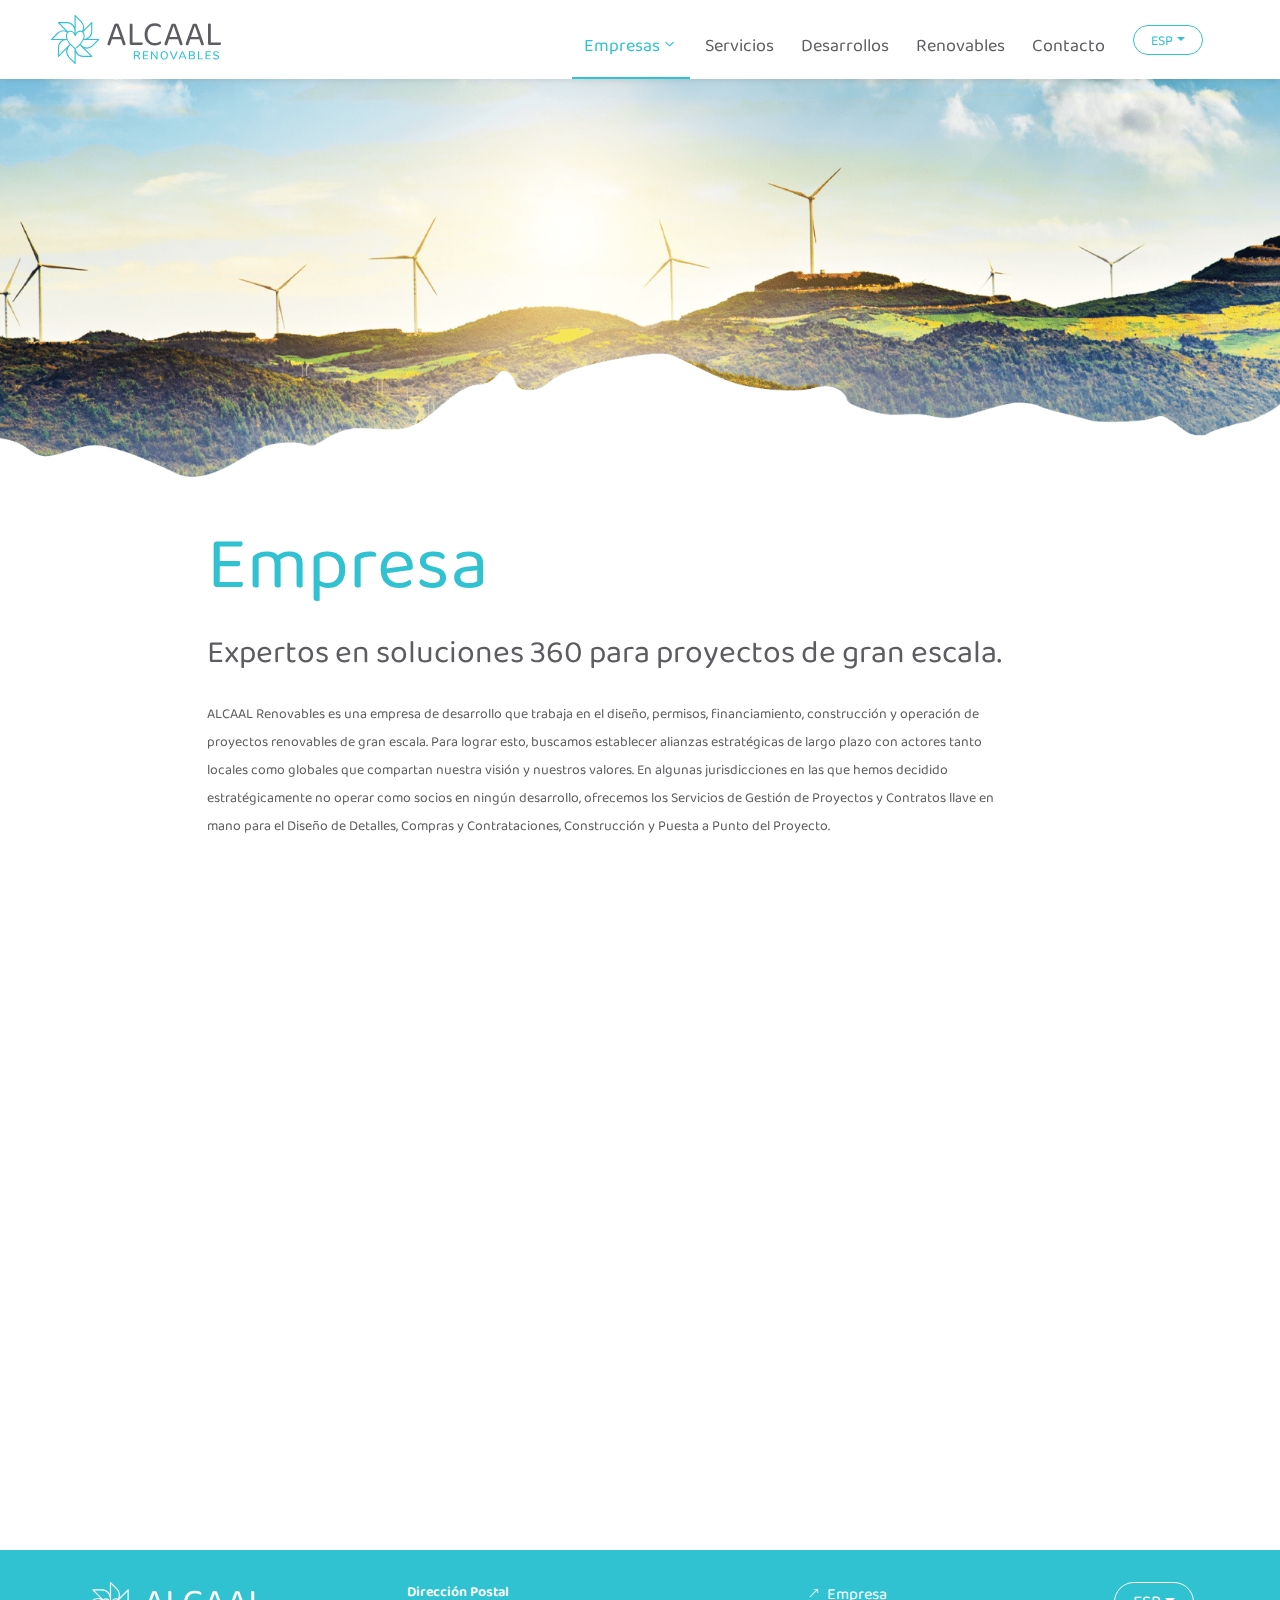
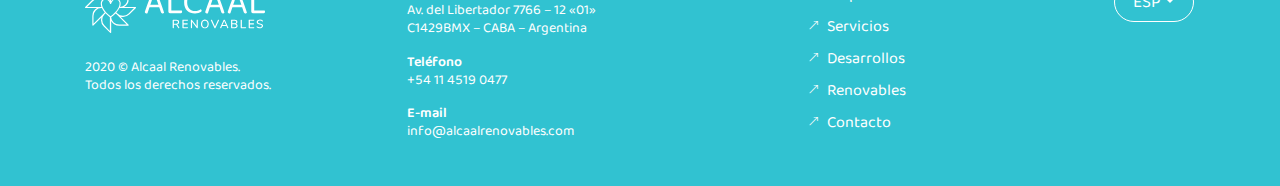
<file: About.html>
<!DOCTYPE html>
<html lang="es">
<head>
    <meta charset="UTF-8">
    <meta http-equiv="X-UA-Compatible" content="IE=edge">
    <meta name="viewport" content="width=device-width, initial-scale=1, shrink-to-fit=no">
    <!-- Title -->
    <title>Alcaal Renovables - Sobre nosotros</title>
    <!-- Favicon -->
    <link rel="icon" href="img/favicon/favicon.ico">
    <link rel="apple-touch-icon" href="img/favicon/apple-icon.png"/>
    <link rel="icon" type="image/png" sizes="192x192" href="img/favicon/favicon-192x192.png"/>
    <link rel="icon" type="image/png" sizes="96x96" href="img/favicon/favicon-96x96.png"/>
    <link rel="icon" type="image/png" sizes="32x32" href="img/favicon/favicon-32x32.png"/>
    <link rel="icon" type="image/png" sizes="16x16" href="img/favicon/favicon-16x16.png"/>
    <!-- Core Stylesheet -->
    <link rel="stylesheet" href="style.css">
    <link rel="stylesheet" href="css/more.css">
    <link rel="stylesheet" href="css/aos.css">
</head>
<body id="top">
    
    <!-- ***** Header Area Start ***** -->
    <header class="header-area">
        <!-- Main Header Start -->
        <div class="main-header-area2">
            <div class="classy-nav-container breakpoint-off">
                <!-- Classy Menu -->
                <nav class="classy-navbar justify-content-between" id="uzaNav">

                    <!-- Logo -->
                    <a class="nav-brand" href="index.html"><img class="logo-head" src="img/logo-color.svg" alt=""></a>

                    <!-- Navbar Toggler -->
                    <div class="classy-navbar-toggler">
                        <span class="navbarToggler"><span></span><span></span><span></span></span>
                    </div>

                    <!-- Menu -->
                    <div class="classy-menu">

                        <!-- Logo -->
                        <a class="brand-movil" href="index.html"><img src="img/logo-color.svg" alt="" width="150"></a>

                        <div class="classycloseIcon">
                            <div class="cross-wrap"><span class="top"></span><span class="bottom"></span></div>
                        </div>
                    <!-- Nav Start -->
                    <div class="classynav head-lang">
                      <ul id="nav">
                        <li class="dropdown has-megamenu head-lang">
                            <a class="item-menu mega-item" key="item-1" href="#!"><i class="arrow_right-up icon-link-m d-inline-block d-xl-none"></i>Empresas<i id="drop" class="arrow_carrot-down"></i></a>
                            <div class="dropdown-menu block megamenu">
                              <div class="row justify-content-start">
                                
                                <div class="col-lg-6 margin-auto"><div class="mega-menu-text text-right justify-content-end d-none d-xl-flex head-lang">
                                  <h2 key="item-1-a">Apoyando activamente el<br>desarrollo sustentable</h2></div></div>
                                        
                                <div class="col-lg-5"> 
                                  <ul class="link" style="display: grid;">
                                  <div class="d-inline-flex head-lang">
                                    <li class="head-lang"><a key="item-1-1" class="link" href="About.html"><i class="arrow_right-up icon-zise mr-2"></i>Sobre nosotros</a></li></div>
                                  <div class="d-inline-flex head-lang">
                                    <li class="head-lang"><a key="item-1-2" class="link" href="Sistemas.html"><i class="arrow_right-up icon-zise mr-2"></i>Sistema de gestión</a></li></div>
                                  <div class="d-inline-flex head-lang">
                                    <li class="head-lang"><a key="item-1-3" class="link" href="Team.html"><i class="arrow_right-up icon-zise mr-2"></i>Nuestro equipo</a></li></div>
                                </ul>           

                                </div>
                                
                              </div> 
                            </div>
                        </li>
                        <li class="head-lang"><a key="item-2" class="item-menu" href="Servicios.html">
                            <i class="arrow_right-up icon-link-m d-inline-block d-xl-none"></i>Servicios</a></li>
                        <li class="head-lang"><a key="item-3" class="item-menu" href="Desarrollos.html">
                            <i class="arrow_right-up icon-link-m d-inline-block d-xl-none"></i>Desarrollos</a></li>
                        <li class="head-lang"><a key="item-4" class="item-menu" href="Renovables.html">
                            <i class="arrow_right-up icon-link-m d-inline-block d-xl-none"></i>Renovables</a></li>
                        <li class="head-lang"><a key="item-5" class="item-menu" href="Contacto.html">
                            <i class="arrow_right-up icon-link-m d-inline-block d-xl-none"></i>Contacto</a></li>

                      </ul> 
                      <hr class="mb-4 d-block d-xl-none">                          
                      <div class="dropdown lang head-lang">
                        <button class="btn uza-btn btn-lang dropdown-toggle" type="button" id="lang" data-toggle="dropdown" aria-haspopup="true" aria-expanded="false" key="select-lang">ESP</button>
                        <div class="dropdown-menu" aria-labelledby="lang" key="select-idioma">
                          <button class="dropdown-item active" type="button" onclick="setLanguage('en')">English</button>
                          <button class="dropdown-item" type="button" onclick="setLanguage('es')">Español</button>
                          <button class="dropdown-item" type="button" onclick="setLanguage('pt')">Portugués</button>
                        </div>
                      </div>
                    </div>
                    <!-- Nav End -->
                    </div>
                </nav>
            </div>
        </div>
    </header>
    <!-- ***** Header Area End ***** -->


    <div class="site-section-cover the-group"></div>

    <!-- ***** Welcome Area Start ***** -->
    <section class="about-area padd-about">
        <div class="container justify-content-center">
          <div class="row">
              <div class="col-12 col-md-11 col-lg-11">

                  <div class="nl-content about-lang">
                    <h2 key="text-title" data-aos="fade-right" data-aos-delay="200">Empresa</h2>

                    <h3 class="b" key="text-title-b" data-aos="fade-up" data-aos-delay="300">Expertos en soluciones 360 para proyectos de gran escala.</h3>

                    <p key="parrafo-1" data-aos="fade-up" class="margmov">ALCAAL Renovables es una empresa de desarrollo que trabaja en el diseño, permisos, financiamiento, construcción y operación de proyectos renovables de gran escala. Para lograr esto, buscamos establecer alianzas estratégicas de largo plazo con actores tanto locales como globales que compartan nuestra visión y nuestros valores. En algunas jurisdicciones en las que hemos decidido estratégicamente no operar como socios en ningún desarrollo, ofrecemos los Servicios de Gestión de Proyectos y Contratos llave en mano para el Diseño de Detalles, Compras y Contrataciones, Construcción y Puesta a Punto del Proyecto.</p>
                    <p key="parrafo-2" data-aos="fade-up">Nuestro equipo altamente calificado tiene una vasta experiencia en todas y cada una de las etapas de la ejecución de proyectos de Energías Renovables de gran escala.</p>
                    <p key="parrafo-3" data-aos="fade-up">Con sede en Buenos Aires, Argentina, ALCAAL Renovables es parte del grupo internacional ALCAAL, centrado en el desarrollo sostenible de proyectos de energía renovable que contribuirá a proporcionar crecimiento a los mercados emergentes a la vez que respalda la transición a una economía con menos emisiones de carbono.</p>
                  </div>  
                  
                  
              </div> 
          <div class="col-12 col-md-8 col-lg-8 mt-5" data-aos="fade-up">
            <div id="accordion">

              <div class="card">
                <div class="card-header about-lang" id="headingOne" data-toggle="collapse" data-target="#collapseOne" aria-expanded="true" aria-controls="collapseOne">
                  <h5 class="mb-0" key="collapse-1-title">
                    <img class="no-rotate" src="img/core-img/plus.png" width="25">Nuestra visión
                  </h5>
                </div>

                <div id="collapseOne" class="collapse show" aria-labelledby="headingOne" data-parent="#accordion">
                  <div class="card-body about-lang">
                      <h3 key="collapse-1-parrafo">Ser un <span>actor global importante en el sector de Energías Renovables,</span> apoyando activamente el desarrollo sustentable, el financiamiento y la construcción de proyectos competitivos de Energia Eólica y Solar Fotovoltaica de gran escala en <span>LATAM y ÁFRICA.</span></h3>
                  </div>
                </div>
              </div><!-- Fin card -->

              <div class="card">
                <div class="card-header about-lang" id="headingTwo" data-toggle="collapse" data-target="#collapseTwo" aria-expanded="true" aria-controls="collapseTwo">
                  <h5 class="mb-0" key="collapse-2-title">
                    <img class="no-rotate" src="img/core-img/plus.png" width="25">Nuestros objetivos
                  </h5>
                </div>

                <div id="collapseTwo" class="collapse" aria-labelledby="headingTwo" data-parent="#accordion">
                  <div class="card-body">
                    <div class="col"> 
                     <ul class="our-link" style="display: grid;">
                       <div class="about-lang">
                        <li class="title" key="collapse-2-subtitle">A continuación algunos de los principales objetivos a corto plazo de nuestra empresa:</li></div>

                          <div class="d-inline-flex about-lang"><i class="icon_check"></i>
                            <li key="collapse-2-parra-1">Contribuir a la continuacion del éxito de la Industria de Energías Renovables en LATAM (particularmente en mercados clave como Argentina) y ÁFRICA, a través del desarrollo de proyectos de alta calidad y competitivos en áreas clave de estas regiónes para apoyar el crecimiento local.</li></div>

                          <div class="d-inline-flex about-lang"><i class="icon_check"></i>
                            <li key="collapse-2-parra-2">Expandir nuestra presencia y alcance en el sector de Renovables a través de alianzas estratégicas con otros actores locales y globales que comparten nuestra visión y valores corporativos.</li></div>
                     </ul> 
                    </div>
                  </div>
                </div>
              </div><!-- Fin card -->

              <div class="card">
                <div class="card-header about-lang" id="headingThree" data-toggle="collapse" data-target="#collapseThree" aria-expanded="true" aria-controls="collapseThree">
                  <h5 class="mb-0" key="collapse-3-title">
                    <img class="no-rotate" src="img/core-img/plus.png" width="25">Nuestros valores
                  </h5>
                </div>

                <div id="collapseThree" class="collapse" aria-labelledby="headingThree" data-parent="#accordion">
                  <div class="card-body">

                      <p key="collapse-3-parrafo">En el corazón de todo lo que hacemos, están nuestros valores centrales de la compañía, que nos impulsan a llevar a cabo nuestras actividades de la manera más ética y transparente y a alcanzar nuestros objetivos de desarrollar proyectos renovables de gran escala de manera segura, eficiente y económica. A continuación se listan los valores centrales de nuestra empresa:</p>

                      <h2 key="collapse-3-title-1">Sustentabilidad.</h2>
                      <p key="collapse-3-parr-1">Nos esforzamos por soluciones confiables y competitivas que puedan demostrar ser dignas de implementación en cada uno de los proyectos que emprendemos.</p>
                      
                      <h2 key="collapse-3-title-2">Innovación.</h2>
                      <p key="collapse-3-parr-2">Optimizamos los desarrollos renovables haciendo uso de técnicas y tecnologías innovadoras.</p>
                      
                      <h2 key="collapse-3-title-3">Integridad y Pasión.</h2>
                      <p key="collapse-3-parr-3">Hacemos lo correcto. Creemos en lo que hacemos y nos apasiona contribuir a la transición global hacia una economía con menores emisiones de carbono.</p>
                      
                      <h2 key="collapse-3-title-4">Exelencia en Salud, Seguridad y Ambiente.</h2>
                      <p key="collapse-3-parr-4">Planificamos todas las operaciones con cuidado para proteger el medio ambiente, proteger la seguridad y el bienestar de nuestro personal y todos los involucrados de cualquier manera en nuestras operaciones. Un objetivo clave en cada operación que emprendemos es lograr los objetivos con cero incidentes.</p>

                  </div>
                </div>
              </div><!-- Fin card -->

            </div><!-- Fin Acordion -->
          </div> <!-- Fin col-12 -->                
          </div>          
        </div>
    </section>
    <!-- ***** Welcome Area End ***** -->
    
    <!-- ***** Footer Area Start ***** -->
    <footer class="footer-area">
        <div class="container">
            <div class="row justify-content-between d-flex d-xl-none">
              <div class="col-8 col-sm-8 col-lg-4">
                    <img src="img/logo-white-f.svg" alt="" width="180">
              </div>
              <div class="col-3 col-sm-3 col-lg-2" style="z-index:1000;">
                <div class="single-footer-widget">                      
                    <div class="row footer-social-info mb-4 footer check-lang justify-content-end"> 
                      <div class="dropdown lang footer-lang">
                        <button class="btn uza-btn foo btn-lang dropdown-toggle" type="button" id="lang" data-toggle="dropdown" aria-haspopup="true" aria-expanded="false" key="select-lang">ESP</button>
                        <div class="dropdown-menu" aria-labelledby="lang" key="select-idioma">
                          <button class="dropdown-item active" type="button" onclick="setLanguage('en')">English</button>
                          <button class="dropdown-item" type="button" onclick="setLanguage('es')">Español</button>
                          <button class="dropdown-item" type="button" onclick="setLanguage('pt')">Portugués</button>
                        </div>
                      </div>                   
                    </div>
                </div>
              </div> 
            </div>
            <div class="row justify-content-between">
                <!-- Single Footer Widget -->
                <div class="col-5 col-sm-4 col-lg-3 d-none d-xl-block">
                    <img src="img/logo-white-f.svg" alt="" width="180">
                    <div class="single-footer-widget mt-4">                        
                        <!-- Footer Content -->
                        <div class="footer-content mb-15 footer-lang">
                            <p>2020 © Alcaal Renovables.</p>
                            <p key="copyr">Todos los derechos reservados.</p>
                        </div>
                  </div>
                </div>     

                <!-- Single Footer Widget -->
                <div class="col-4 col-sm-4 col-lg-4 d-none d-xl-block">
                  <div class="single-footer-widget">                        
                        <!-- Footer Content -->
                        <div class="footer-content mb-15 footer-lang">
                            <p key="info-text-1" class="sub">Dirección postal</p>
                            <p>Av. del Libertador 7766 – 12 «01»<br>C1429BMX – CABA – Argentina</p>
                        </div>
                        <div class="footer-content mb-15">
                            <p class="sub" key="info-text-2">Teléfono</p>
                            <p>+54 11 4519 0477</p>
                        </div>
                        <div class="footer-content mb-15">
                            <p class="sub">E-mail</p>
                            <p>info@alcaalrenovables.com</p>
                        </div>
                  </div>
                </div>  

                <!-- Single Footer Widget -->
                <div class="col-6 col-sm-3 col-lg-3">
                    <div class="single-footer-widget">
                        <!-- Nav -->
                        <nav>
                            <ul class="our-link">
                                <li class="footer-lang footer"><i class="arrow_right-up icon-zise mr-2"></i>
                                  <a key="link-text-1" href="About.html">Empresa</a></li>
                                <li class="footer-lang footer"><i class="arrow_right-up icon-zise mr-2"></i>
                                  <a key="link-text-2" href="Servicios.html">Servicios</a></li>
                                  <li class="footer-lang footer"><i class="arrow_right-up icon-zise mr-2"></i>
                                  <a key="link-text-3" href="Desarrollos">Desarrollos</a></li>
                                  <li class="footer-lang footer"><i class="arrow_right-up icon-zise mr-2"></i>
                                  <a key="link-text-4" href="Renovables.html">Renovables</a></li>
                                <li class="footer-lang footer"><i class="arrow_right-up icon-zise mr-2"></i>
                                  <a key="link-text-5" href="Contacto.html">Contacto</a></li>
                            </ul>
                        </nav>
                    </div>
                    <div class="single-footer-widget mt-4 d-block d-xl-none">                        
                        <!-- Footer Content -->
                        <div class="footer-content mb-15 footer-lang">
                            <p>2020 © Alcaal Renovables.</p>
                            <p key="copyr">Todos los derechos reservados.</p>
                        </div>
                  </div>
                </div>

                <!-- Single Footer Widget -->
                <div class="col-5 col-sm-5 col-lg-5 d-block d-xl-none">
                  <div class="single-footer-widget">                        
                        <!-- Footer Content -->
                        <div class="footer-content mb-15 footer">
                            <p key="info-text-1" class="sub">Dirección postal</p>
                            <p>Av. del Libertador 7766 – 12 «01»<br>C1429BMX – CABA – Argentina</p>
                        </div>
                        <div class="footer-content mb-15">
                            <p class="sub" key="info-text-2">Teléfono</p>
                            <p>+54 11 4519 0477</p>
                        </div>
                        <div class="footer-content mb-15">
                            <p class="sub">E-mail</p>
                            <p>info@alcaalrenovables.com</p>
                        </div>
                  </div>
                </div> 

                <!-- Single Footer Widget -->
                <div class="col-5 col-sm-1 col-lg-1 d-none d-xl-flex">
                    <div class="single-footer-widget">                                                         
                      <div class="dropdown lang footer-lang">
                        <button class="btn uza-btn btn-lang foo dropdown-toggle" type="button" id="lang" data-toggle="dropdown" aria-haspopup="true" aria-expanded="false" key="select-lang">ESP</button>
                        <div class="dropdown-menu" aria-labelledby="lang" key="select-idioma">
                          <button class="dropdown-item active" type="button" onclick="setLanguage('en')">English</button>
                          <button class="dropdown-item" type="button" onclick="setLanguage('es')">Español</button>
                          <button class="dropdown-item" type="button" onclick="setLanguage('pt')">Portugués</button>
                        </div>
                      </div>                    
                        

                    </div>
                </div> 
            </div>
        </div>
    </footer>
    <!-- ***** Footer Area End ***** -->

    <!-- ******* All JS Files ******* -->
    <!-- jQuery js -->
    <script src="https://code.jquery.com/jquery-3.5.1.min.js" ></script>
    <script src="js/langChange.js"></script>
    <script src="js/jquery.min.js"></script>    
    <script src="js/jquery.easing.min.js"></script>    
    <script src="js/jquery.validate.js"></script>

    <!-- Popper js -->
    <script src="js/popper.min.js"></script>
    <!-- Bootstrap js -->
    <script src="js/bootstrap.min.js"></script>
    <!-- All js -->
    <script src="js/uza.bundle.js"></script>
    <!-- Active js -->
    <script src="js/default-assets/active.js"></script>
    <script src="js/validator-contact.js"></script>
    <script src="js/aos.js"></script>

    <!-- Initialize AOS -->
    <script>
      AOS.init({
          easing: 'ease-in-out-sine',
          duration: 1000,
          once: true
        });
    </script>
</body>

</html>
</file>
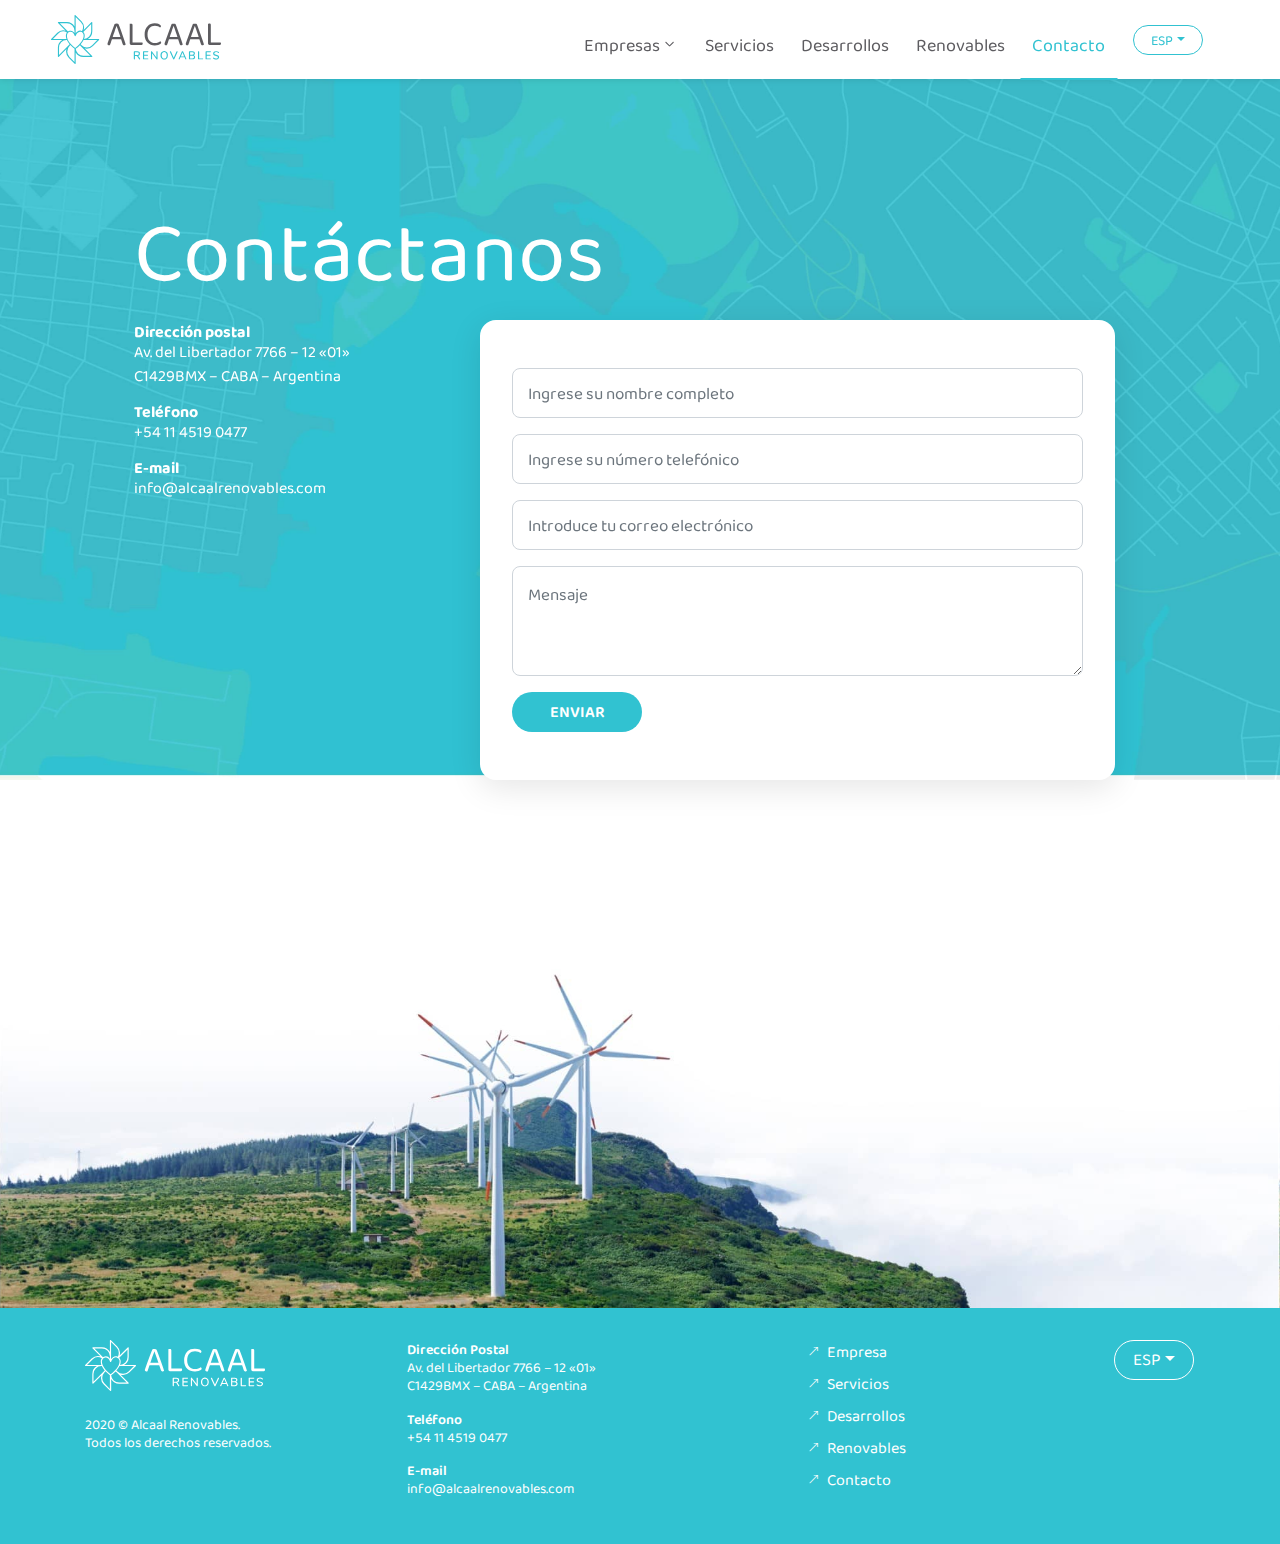
<file: Contacto.html>
<!DOCTYPE html>
<html lang="en">
<head>
    <meta charset="UTF-8">
    <meta http-equiv="X-UA-Compatible" content="IE=edge">
    <meta name="viewport" content="width=device-width, initial-scale=1, shrink-to-fit=no">
    <!-- Title -->
    <title>Alcaal Renovables - Contacto</title>
    <!-- Favicon -->
    <link rel="icon" href="img/favicon/favicon.ico">
    <link rel="apple-touch-icon" href="img/favicon/apple-icon.png"/>
    <link rel="icon" type="image/png" sizes="192x192" href="img/favicon/favicon-192x192.png"/>
    <link rel="icon" type="image/png" sizes="96x96" href="img/favicon/favicon-96x96.png"/>
    <link rel="icon" type="image/png" sizes="32x32" href="img/favicon/favicon-32x32.png"/>
    <link rel="icon" type="image/png" sizes="16x16" href="img/favicon/favicon-16x16.png"/>
    <!-- Core Stylesheet -->
    <link rel="stylesheet" href="style.css">
    <link rel="stylesheet" href="css/more.css">
    <link rel="stylesheet" href="css/aos.css">
</head>
<body id="top">

    <!-- ***** Header Area Start ***** -->
    <header class="header-area">
        <!-- Main Header Start -->
        <div class="main-header-area2">
            <div class="classy-nav-container breakpoint-off">
                <!-- Classy Menu -->
                <nav class="classy-navbar justify-content-between" id="uzaNav">

                    <!-- Logo -->
                    <a class="nav-brand" href="index.html"><img class="logo-head" src="img/logo-color.svg" alt=""></a>

                    <!-- Navbar Toggler -->
                    <div class="classy-navbar-toggler">
                        <span class="navbarToggler"><span></span><span></span><span></span></span>
                    </div>

                    <!-- Menu -->
                    <div class="classy-menu">

                        <!-- Logo -->
                        <a class="brand-movil" href="index.html"><img src="img/logo-color.svg" alt="" width="150"></a>

                        <div class="classycloseIcon">
                            <div class="cross-wrap"><span class="top"></span><span class="bottom"></span></div>
                        </div>
                    <!-- Nav Start -->
                    <div class="classynav head-lang">
                      <ul id="nav">
                        <li class="dropdown has-megamenu head-lang">
                            <a class="item-menu meg-a" key="item-1" href="#!"><i class="arrow_right-up icon-link-m d-inline-block d-xl-none"></i>Empresas<i id="drop" class="arrow_carrot-down"></i></a>
                            <div class="dropdown-menu block megamenu active-a">
                              <div class="row justify-content-start">
                                
                                <div class="col-lg-6 margin-auto"><div class="mega-menu-text text-right justify-content-end d-none d-xl-flex head-lang">
                                  <h2 key="item-1-a">Apoyando activamente el<br>desarrollo sustentable</h2></div></div>
                                        
                                <div class="col-lg-5"> 
                                  <ul class="link" style="display: grid;">
                                  <div class="d-inline-flex head-lang">
                                    <li class="head-lang"><a key="item-1-1" class="link" href="About.html"><i class="arrow_right-up icon-zise mr-2"></i>Sobre nosotros</a></li></div>
                                  <div class="d-inline-flex head-lang">
                                    <li class="head-lang"><a key="item-1-2" class="link" href="Sistemas.html"><i class="arrow_right-up icon-zise mr-2"></i>Sistema de gestión</a></li></div>
                                  <div class="d-inline-flex head-lang">
                                    <li class="head-lang"><a key="item-1-3" class="link" href="Team.html"><i class="arrow_right-up icon-zise mr-2"></i>Nuestro equipo</a></li></div>
                                </ul>           

                                </div>
                                
                              </div> 
                            </div>
                        </li>
                        <li class="head-lang"><a key="item-2" class="item-menu" href="Servicios.html">
                            <i class="arrow_right-up icon-link-m d-inline-block d-xl-none"></i>Servicios</a></li>
                        <li class="head-lang"><a key="item-3" class="item-menu" href="Desarrollos.html">
                            <i class="arrow_right-up icon-link-m d-inline-block d-xl-none"></i>Desarrollos</a></li>
                        <li class="head-lang"><a key="item-4" class="item-menu" href="Renovables.html">
                            <i class="arrow_right-up icon-link-m d-inline-block d-xl-none"></i>Renovables</a></li>
                        <li class="head-lang"><a key="item-5" class="item-menu mega-item-2" href="Contacto.html">
                            <i class="arrow_right-up icon-link-m d-inline-block d-xl-none"></i>Contacto</a></li>

                      </ul> 
                      <hr class="mb-4 d-block d-xl-none">                          
                      <div class="dropdown lang head-lang">
                        <button class="btn uza-btn btn-lang dropdown-toggle" type="button" id="lang" data-toggle="dropdown" aria-haspopup="true" aria-expanded="false" key="select-lang">ESP</button>
                        <div class="dropdown-menu" aria-labelledby="lang" key="select-idioma">
                          <button class="dropdown-item active" type="button" onclick="setLanguage('en')">English</button>
                          <button class="dropdown-item" type="button" onclick="setLanguage('es')">Español</button>
                          <button class="dropdown-item" type="button" onclick="setLanguage('pt')">Portugués</button>
                        </div>
                      </div>
                    </div>
                    <!-- Nav End -->
                    </div>
                </nav>
            </div>
        </div>
    </header>
    <!-- ***** Header Area End ***** -->

    <!-- ***** Welcome Area Start ***** -->
    <section class="section-cover contact-area" style="background-image: url('img/bg-img/contact.jpg')">
        <div class="container">          
          <div class="row justify-content-center">                
                <!-- Single Contact Card -->
                <div class="col-12 locations-area-hero">           
                       <div class="locations-text text-right contact-lang">
                            <h2 data-aos="fade-right" key="text-title">Contacto</h2>
                        </div>
                    <div class="contact-area mb-80 d-none d-xl-block" data-aos="fade-up">
                        <!-- Single Sidebar Area -->
                        <div class="single-contact-card mb-30 contact-lang">   

                            <h5 key="sub-title-1">Dirección postal</h5>
                            <h6>Av. del Libertador 7766 – 12 «01»<br>C1429BMX – CABA – Argentina</h6>

                            <h5 key="sub-title-2">Teléfono</h5>
                            <h6>+54 11 4519 0477</h6>

                            <h5>E-mail</h5>
                            <h6>info@alcaalrenovables.com</h6>
                        </div>
                    </div>
                </div>
                <!-- Contact Form -->
                <div class="col-12 col-sm-7 col-lg-7 card-position">
                    <div class="card">
                        <div class="card-body contact-margin">
                            <form id="contact_form" action="php/send.php" method="post">
                            <div class="row">
                                <div class="col-lg-12 contact-lang">
                                    <div class="form-group" key="name">
                                        <input type="text" class="form-control" name="name" placeholder="Nombre y Apellido">
                                    </div>
                                </div>
                                <div class="col-lg-12 contact-lang">
                                    <div class="form-group" key="phone">
                                        <input type="tel" class="form-control" name="phone" placeholder="Número de contacto">
                                    </div>
                                </div>
                                <div class="col-lg-12 contact-lang">
                                    <div class="form-group" key="email">
                                        <input type="email" class="form-control" name="email" placeholder="Email">
                                    </div>
                                </div>
                                <div class="col-12 contact-lang">
                                    <div class="form-group" key="message">
                                        <textarea class="form-control" name="message" rows="5" cols="80" placeholder="Mensaje"></textarea>
                                    </div>
                                </div>
                                <div class="col-12 contact-lang">
                                    <button type="submit" class="btn uza-btn btn-2" key="btn-send">Enviar</button>
                                </div>
                            </div>
                        </form>                            
                        </div>
                        <div class="contact-Thakns contact-lang">
                            <h2 key="gracias">¡Muchas Gracias!</h2>
                            <p key="parrafo-gra">El formulario fue enviado con éxito, en un futuro próximo nos contactaremos.</p>
                        </div>                        
                    </div>
                </div>  
                           
            </div>
        </div>
    </section>
    <!-- ***** Welcome Area End ***** -->

    
    <!-- ***** Sec-footer Area Start ***** -->
    <section class="sec-footer-area alone">        
    </section>
    <!-- ***** Sec-footer Area End ***** -->
    
    <!-- ***** Footer Area Start ***** -->
    <footer class="footer-area">
        <div class="container">
            <div class="row justify-content-between d-flex d-xl-none">
              <div class="col-8 col-sm-8 col-lg-4">
                    <img src="img/logo-white-f.svg" alt="" width="180">
              </div>
              <div class="col-3 col-sm-3 col-lg-2" style="z-index:1000;">
                <div class="single-footer-widget">                      
                    <div class="row footer-social-info mb-4 footer check-lang justify-content-end"> 
                      <div class="dropdown lang footer-lang">
                        <button class="btn uza-btn foo btn-lang dropdown-toggle" type="button" id="lang" data-toggle="dropdown" aria-haspopup="true" aria-expanded="false" key="select-lang">ENG</button>
                        <div class="dropdown-menu" aria-labelledby="lang" key="select-idioma">
                          <button class="dropdown-item active" type="button" onclick="setLanguage('en')">English</button>
                          <button class="dropdown-item" type="button" onclick="setLanguage('es')">Español</button>
                          <button class="dropdown-item" type="button" onclick="setLanguage('pt')">Portugués</button>
                        </div>
                      </div>                   
                    </div>
                </div>
              </div> 
            </div>
            <div class="row justify-content-between">
                <!-- Single Footer Widget -->
                <div class="col-5 col-sm-4 col-lg-3 d-none d-xl-block">
                    <img src="img/logo-white-f.svg" alt="" width="180">
                    <div class="single-footer-widget mt-4">                        
                        <!-- Footer Content -->
                        <div class="footer-content mb-15 footer-lang">
                            <p>2020 © Alcaal Renovables.</p>
                            <p key="copyr">Todos los derechos reservados.</p>
                        </div>
                  </div>
                </div>     

                <!-- Single Footer Widget -->
                <div class="col-4 col-sm-4 col-lg-4 d-none d-xl-block">
                  <div class="single-footer-widget">                        
                        <!-- Footer Content -->
                        <div class="footer-content mb-15 footer-lang">
                            <p key="info-text-1" class="sub">Dirección postal</p>
                            <p>Av. del Libertador 7766 – 12 «01»<br>C1429BMX – CABA – Argentina</p>
                        </div>
                        <div class="footer-content mb-15">
                            <p class="sub" key="info-text-2">Teléfono</p>
                            <p>+54 11 4519 0477</p>
                        </div>
                        <div class="footer-content mb-15">
                            <p class="sub">E-mail</p>
                            <p>info@alcaalrenovables.com</p>
                        </div>
                  </div>
                </div>  

                <!-- Single Footer Widget -->
                <div class="col-6 col-sm-3 col-lg-3">
                    <div class="single-footer-widget">
                        <!-- Nav -->
                        <nav>
                            <ul class="our-link">
                                <li class="footer-lang footer"><i class="arrow_right-up icon-zise mr-2"></i>
                                  <a key="link-text-1" href="About.html">Empresa</a></li>
                                <li class="footer-lang footer"><i class="arrow_right-up icon-zise mr-2"></i>
                                  <a key="link-text-2" href="Servicios.html">Servicios</a></li>
                                  <li class="footer-lang footer"><i class="arrow_right-up icon-zise mr-2"></i>
                                  <a key="link-text-3" href="Desarrollos">Desarrollos</a></li>
                                  <li class="footer-lang footer"><i class="arrow_right-up icon-zise mr-2"></i>
                                  <a key="link-text-4" href="Renovables.html">Renovables</a></li>
                                <li class="footer-lang footer"><i class="arrow_right-up icon-zise mr-2"></i>
                                  <a key="link-text-5" href="Contacto.html">Contacto</a></li>
                            </ul>
                        </nav>
                    </div>
                    <div class="single-footer-widget mt-4 d-block d-xl-none">                        
                        <!-- Footer Content -->
                        <div class="footer-content mb-15 footer-lang">
                            <p>2020 © Alcaal Renovables.</p>
                            <p key="copyr">Todos los derechos reservados.</p>
                        </div>
                  </div>
                </div>

                <!-- Single Footer Widget -->
                <div class="col-5 col-sm-5 col-lg-5 d-block d-xl-none">
                  <div class="single-footer-widget">                        
                        <!-- Footer Content -->
                        <div class="footer-content mb-15 footer">
                            <p key="info-text-1" class="sub">Dirección postal</p>
                            <p>Av. del Libertador 7766 – 12 «01»<br>C1429BMX – CABA – Argentina</p>
                        </div>
                        <div class="footer-content mb-15">
                            <p class="sub" key="info-text-2">Teléfono</p>
                            <p>+54 11 4519 0477</p>
                        </div>
                        <div class="footer-content mb-15">
                            <p class="sub">E-mail</p>
                            <p>info@alcaalrenovables.com</p>
                        </div>
                  </div>
                </div> 

                <!-- Single Footer Widget -->
                <div class="col-5 col-sm-1 col-lg-1 d-none d-xl-flex">
                    <div class="single-footer-widget">                                                         
                      <div class="dropdown lang footer-lang">
                        <button class="btn uza-btn btn-lang foo dropdown-toggle" type="button" id="lang" data-toggle="dropdown" aria-haspopup="true" aria-expanded="false" key="select-lang">ESP</button>
                        <div class="dropdown-menu" aria-labelledby="lang" key="select-idioma">
                          <button class="dropdown-item active" type="button" onclick="setLanguage('en')">English</button>
                          <button class="dropdown-item" type="button" onclick="setLanguage('es')">Español</button>
                          <button class="dropdown-item" type="button" onclick="setLanguage('pt')">Portuguez</button>
                        </div>
                      </div>                    
                        

                    </div>
                </div> 
            </div>
        </div>
    </footer>
    <!-- ***** Footer Area End ***** -->

    <!-- ******* All JS Files ******* -->
    <!-- jQuery js -->
    <script src="https://code.jquery.com/jquery-3.5.1.min.js" ></script>
    <script src="js/langChange.js"></script>
    <script src="js/jquery.min.js"></script>    
    <script src="js/jquery.easing.min.js"></script>    
    <script src="js/jquery.validate.js"></script>
    <!-- Popper js -->
    <script src="js/popper.min.js"></script>
    <!-- Bootstrap js -->
    <script src="js/bootstrap.min.js"></script>
    <!-- All js -->
    <script src="js/uza.bundle.js"></script>
    <!-- Active js -->
    <script src="js/default-assets/active.js"></script>
    <script src="js/validator-contact.js"></script>
    <script src="js/aos.js"></script>

    <!-- Initialize AOS -->
    <script>
      AOS.init({
          easing: 'ease-in-out-sine',
          duration: 1000,
          once: true
        });
    </script>
</body>

</html>
</file>
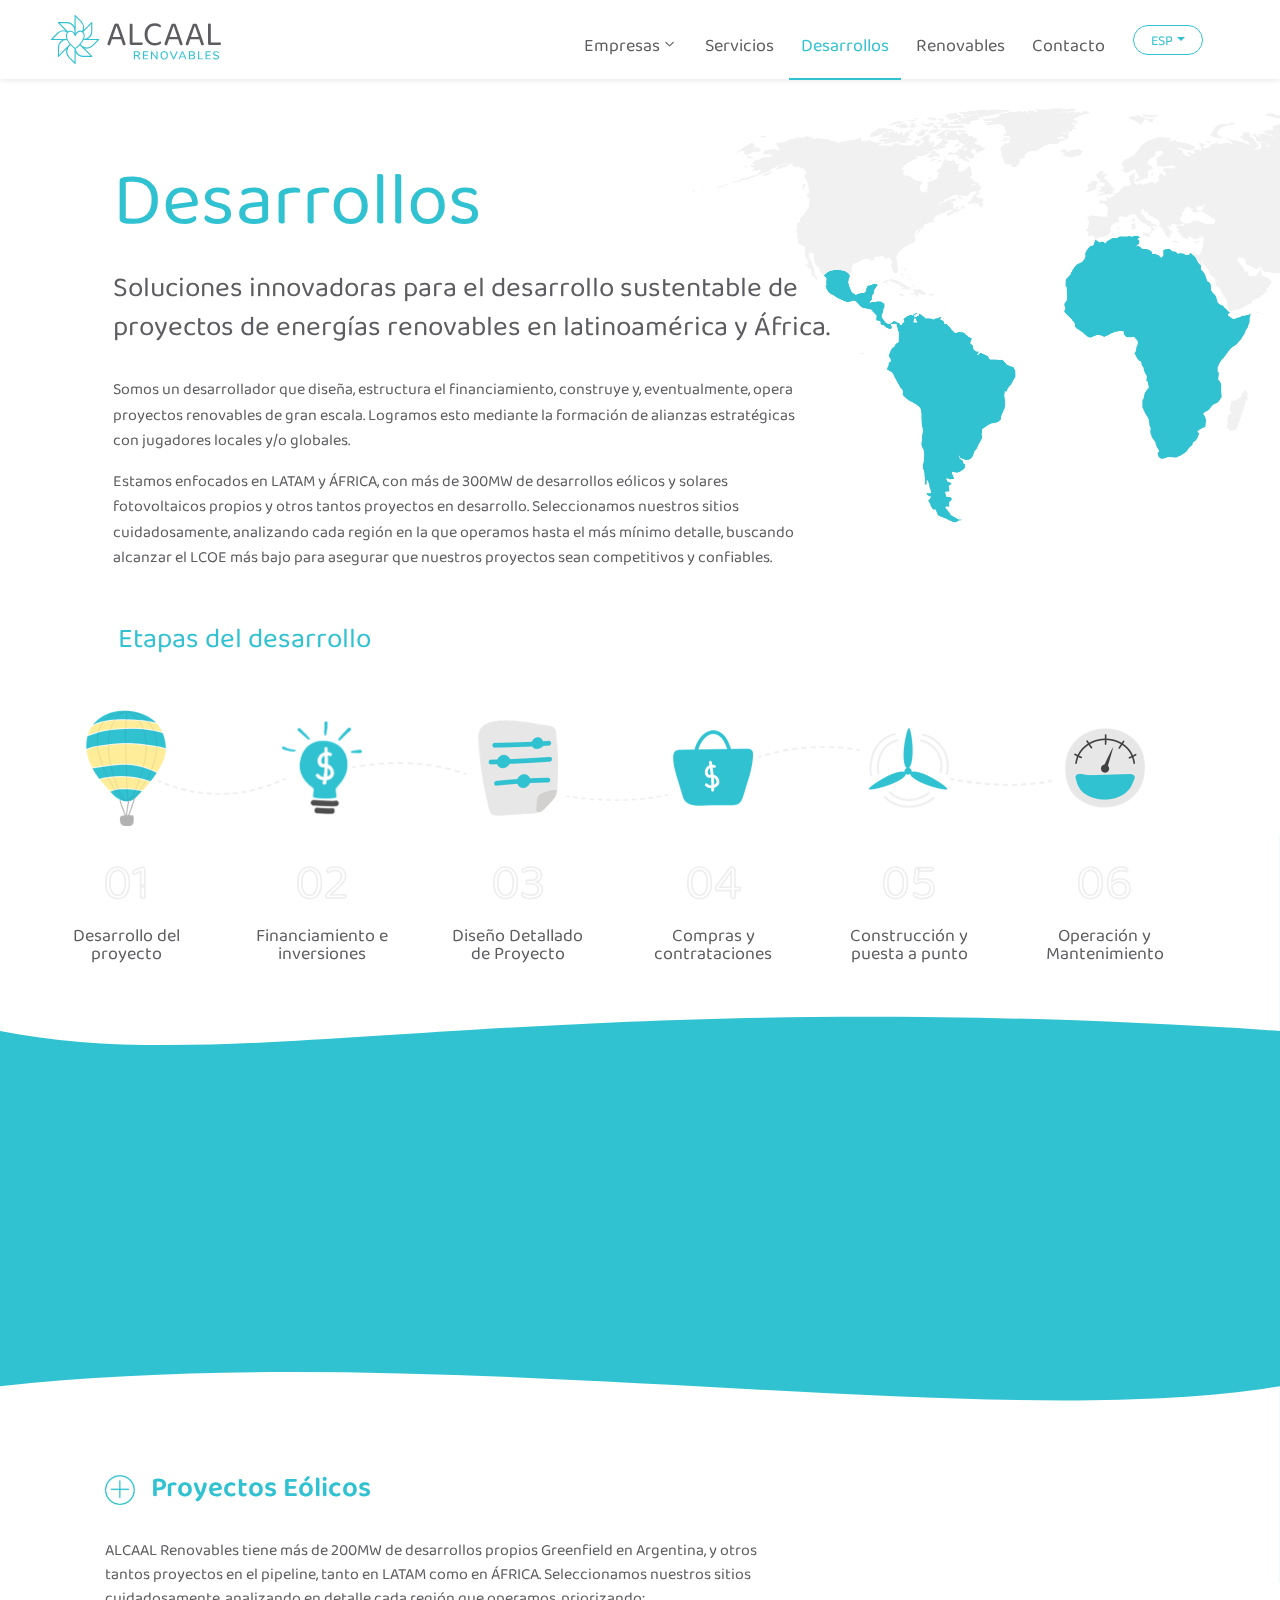
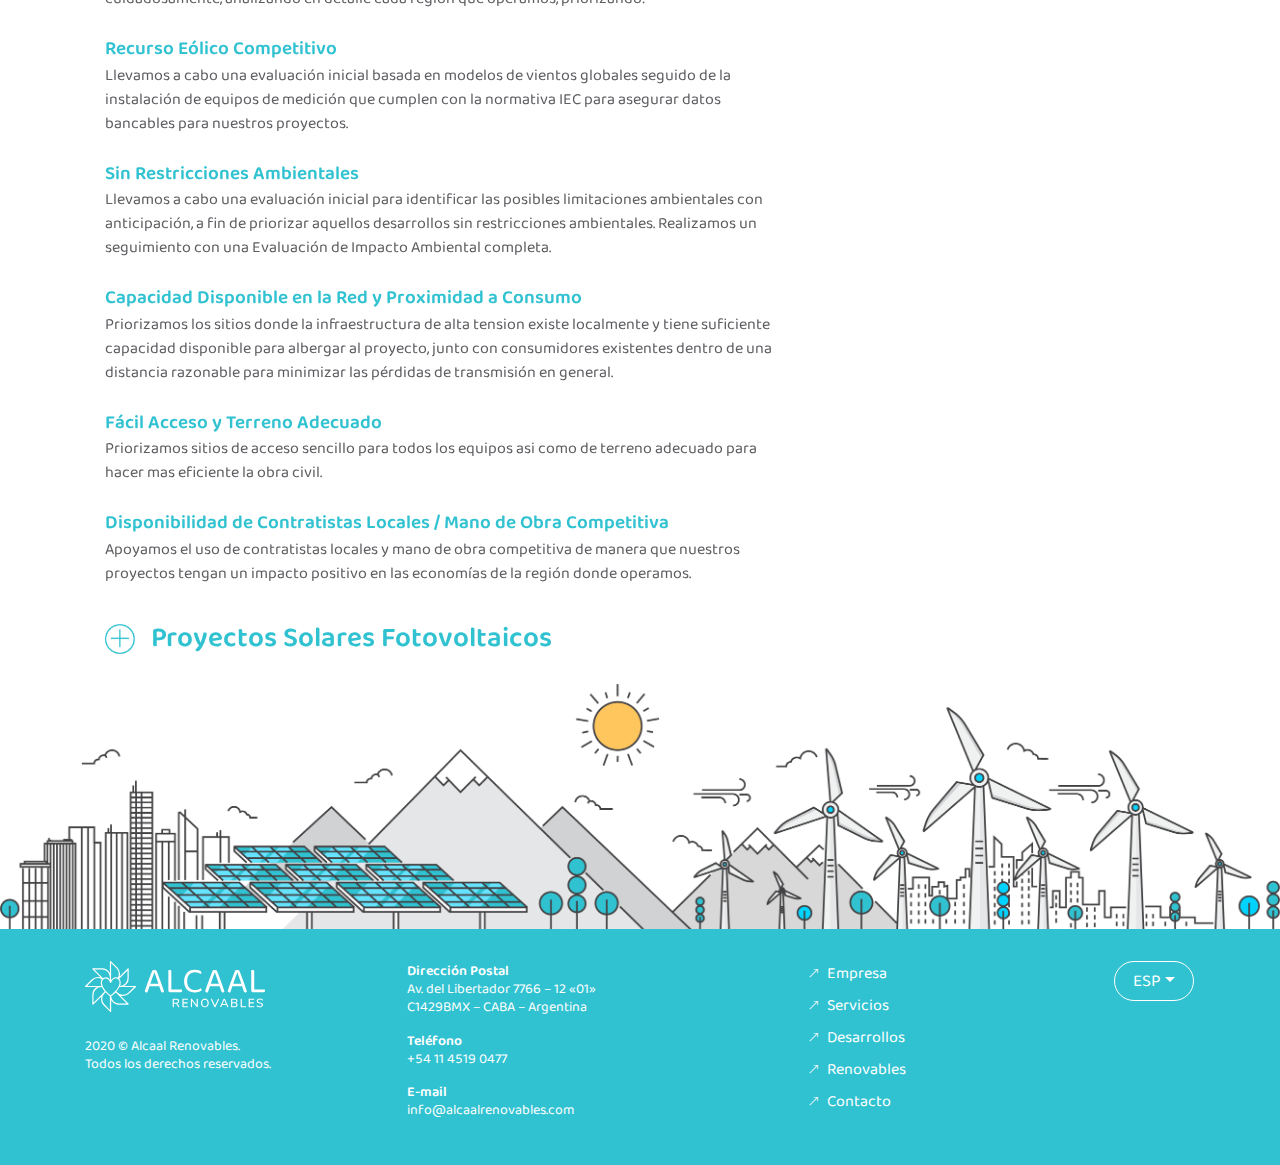
<file: Desarrollos.html>
<!DOCTYPE html>
<html lang="es">
<head>
    <meta charset="UTF-8">
    <meta http-equiv="X-UA-Compatible" content="IE=edge">
    <meta name="viewport" content="width=device-width, initial-scale=1, shrink-to-fit=no">
    <!-- Title -->
    <title>Alcaal Renovables - Desarrollos</title>
    <!-- Favicon -->
    <link rel="icon" href="img/favicon/favicon.ico">
    <link rel="apple-touch-icon" href="img/favicon/apple-icon.png"/>
    <link rel="icon" type="image/png" sizes="192x192" href="img/favicon/favicon-192x192.png"/>
    <link rel="icon" type="image/png" sizes="96x96" href="img/favicon/favicon-96x96.png"/>
    <link rel="icon" type="image/png" sizes="32x32" href="img/favicon/favicon-32x32.png"/>
    <link rel="icon" type="image/png" sizes="16x16" href="img/favicon/favicon-16x16.png"/>
    <!-- Core Stylesheet -->
    <link rel="stylesheet" href="style.css">
    <link rel="stylesheet" href="css/swiper-bundle.min.css">
    <link rel="stylesheet" href="css/more.css">    
    <link rel="stylesheet" href="css/aos.css">
</head>
<body id="top">

    <!-- ***** Header Area Start ***** -->
    <header class="header-area">
        <!-- Main Header Start -->
        <div class="main-header-area2">
            <div class="classy-nav-container breakpoint-off">
                <!-- Classy Menu -->
                <nav class="classy-navbar justify-content-between" id="uzaNav">

                    <!-- Logo -->
                    <a class="nav-brand" href="index.html"><img class="logo-head" src="img/logo-color.svg" alt=""></a>

                    <!-- Navbar Toggler -->
                    <div class="classy-navbar-toggler">
                        <span class="navbarToggler"><span></span><span></span><span></span></span>
                    </div>

                    <!-- Menu -->
                    <div class="classy-menu">

                        <!-- Logo -->
                        <a class="brand-movil" href="index.html"><img src="img/logo-color.svg" alt="" width="150"></a>

                        <div class="classycloseIcon">
                            <div class="cross-wrap"><span class="top"></span><span class="bottom"></span></div>
                        </div>
                    <!-- Nav Start -->
                    <div class="classynav head-lang">
                      <ul id="nav">
                        <li class="dropdown has-megamenu head-lang">
                            <a class="item-menu meg-a" key="item-1" href="#!"><i class="arrow_right-up icon-link-m d-inline-block d-xl-none"></i>Empresas<i id="drop" class="arrow_carrot-down"></i></a>
                            <div class="dropdown-menu block megamenu active-a">
                              <div class="row justify-content-start">
                                
                                <div class="col-lg-6 margin-auto"><div class="mega-menu-text text-right justify-content-end d-none d-xl-flex head-lang">
                                  <h2 key="item-1-a">Apoyando activamente el<br>desarrollo sustentable</h2></div></div>
                                        
                                <div class="col-lg-5"> 
                                  <ul class="link" style="display: grid;">
                                  <div class="d-inline-flex head-lang">
                                    <li class="head-lang"><a key="item-1-1" class="link" href="About.html"><i class="arrow_right-up icon-zise mr-2"></i>Sobre nosotros</a></li></div>
                                  <div class="d-inline-flex head-lang">
                                    <li class="head-lang"><a key="item-1-2" class="link" href="Sistemas.html"><i class="arrow_right-up icon-zise mr-2"></i>Sistema de gestión</a></li></div>
                                  <div class="d-inline-flex head-lang">
                                    <li class="head-lang"><a key="item-1-3" class="link" href="Team.html"><i class="arrow_right-up icon-zise mr-2"></i>Nuestro equipo</a></li></div>
                                </ul>           

                                </div>
                                
                              </div> 
                            </div>
                        </li>
                        <li class="head-lang"><a key="item-2" class="item-menu " href="Servicios.html">
                            <i class="arrow_right-up icon-link-m d-inline-block d-xl-none"></i>Servicios</a></li>
                        <li class="head-lang"><a key="item-3" class="item-menu mega-item-2" href="Desarrollos.html">
                            <i class="arrow_right-up icon-link-m d-inline-block d-xl-none"></i>Desarrollos</a></li>
                        <li class="head-lang"><a key="item-4" class="item-menu" href="Renovables.html">
                            <i class="arrow_right-up icon-link-m d-inline-block d-xl-none"></i>Renovables</a></li>
                        <li class="head-lang"><a key="item-5" class="item-menu" href="Contacto.html">
                            <i class="arrow_right-up icon-link-m d-inline-block d-xl-none"></i>Contacto</a></li>

                      </ul> 
                      <hr class="mb-4 d-block d-xl-none">                          
                      <div class="dropdown lang head-lang">
                        <button class="btn uza-btn btn-lang dropdown-toggle" type="button" id="lang" data-toggle="dropdown" aria-haspopup="true" aria-expanded="false" key="select-lang">ESP</button>
                        <div class="dropdown-menu" aria-labelledby="lang" key="select-idioma">
                          <button class="dropdown-item active" type="button" onclick="setLanguage('en')">English</button>
                          <button class="dropdown-item" type="button" onclick="setLanguage('es')">Español</button>
                          <button class="dropdown-item" type="button" onclick="setLanguage('pt')">Portugués</button>
                        </div>
                      </div>
                    </div>
                    <!-- Nav End -->
                    </div>
                </nav>
            </div>
        </div>
    </header>
    <!-- ***** Header Area End ***** -->


    <!-- ***** Welcome Area Start ***** -->
    <section class="desarrollo-area padd-desa">
        <div class="container justify-content-center">
          <div class="row">
              <div class="col-12 col-md-10 col-lg-10">
                  <div><img data-aos="fade-left" src="img/bg-img/img-5.png" class="img-lateral-desa"></div>
                  <div class="nl-content-head desarro-lang">
                    <h2 key="text-title" data-aos="fade-right" class="line-h-1">Desarrollos</h2>
                    <h3 key="text-title-b" data-aos="fade-up">Soluciones innovadoras para el desarrollo sustentable de proyectos de energías renovables en latinoamérica y África.</h3>

                    <p key="parrafo-1" data-aos="fade-up">Somos un desarrollador que diseña, estructura el financiamiento, construye y, eventualmente, opera proyectos renovables de gran escala. Logramos esto mediante la formación de alianzas estratégicas con jugadores locales y/o globales.</p>

                    <p key="parrafo-2" data-aos="fade-up">Estamos enfocados en LATAM y ÁFRICA, con más de 300MW de desarrollos eólicos y solares fotovoltaicos propios y otros tantos proyectos en desarrollo. Seleccionamos nuestros sitios cuidadosamente, analizando cada región en la que operamos hasta el más mínimo detalle, buscando alcanzar el LCOE más bajo para asegurar que nuestros proyectos sean competitivos y confiables.</p>
                    
                  </div>
              </div>          
          </div>          
        </div>
    </section>
    <!-- ***** Welcome Area End ***** -->

      <!-- ***** Expertice Area Start ***** -->
    <section class="sec-des-area">
        <div class="container">
            <div class="row">
              <div class="col-12 col-md-12 col-lg-12" data-aos="fade-up"> 
                  <div class="nl-content desarro-lang"><h3 key="text-title-2">Etapas del desarrollo</h3></div>
              </div>
            </div>
            <div class="row justify-content-between ind-items-des d-none d-xl-flex" >
                  <div class="content-hover-des" data-aos="fade-up">
                    <div class="card face face3">
                      <div class="card-header"><img src="img/core-img/icon-1.png"></div>
                        <div class="card-body">
                          <div class="content desarro-lang">
                            <h2>01</h2>
                            <h3 key="icon-text-1">Desarrollo del proyecto</h3>
                          </div>
                        </div>
                    </div>
                  </div>
                  <img src="img/core-img/linea-1.png" class="img-desa-line li-1">
                  <div class="content-hover-des" data-aos="fade-up" data-aos-delay="200">
                    <div class="card">
                      <div class="card-header"><img src="img/core-img/icon-2.png"></div>
                        <div class="card-body">
                          <div class="content desarro-lang">
                            <h2>02</h2>
                            <h3 key="icon-text-2">Financiamiento e inversiones</h3>
                          </div>
                        </div>
                    </div>
                  </div>
                  <img src="img/core-img/linea-2.png" class="img-desa-line li-2">
                  <div class="content-hover-des" data-aos="fade-up" data-aos-delay="400">
                    <div class="card face face3">
                      <div class="card-header"><img src="img/core-img/icon-3.png"></div>
                        <div class="card-body">
                          <div class="content desarro-lang">
                            <h2>03</h2>
                            <h3 key="icon-text-3">Diseño Detallado de Proyecto</h3>
                          </div>
                        </div>
                    </div>
                  </div>
                  <img src="img/core-img/linea-3.png" class="img-desa-line li-3">
                  <div class="content-hover-des" data-aos="fade-up" data-aos-delay="600">
                    <div class="card face face3">
                      <div class="card-header"><img src="img/core-img/icon-4.png"></div>
                        <div class="card-body">
                          <div class="content desarro-lang">  
                            <h2>04</h2>                        
                            <h3 key="icon-text-4">Compras y contrataciones</h3>
                          </div>
                        </div>
                    </div>
                  </div>
                  <img src="img/core-img/linea-4.png" class="img-desa-line li-4">
                  <div class="content-hover-des" data-aos="fade-up" data-aos-delay="600">
                    <div class="card face face3">
                      <div class="card-header"><img src="img/core-img/icon-5.png"></div>
                        <div class="card-body">
                          <div class="content desarro-lang">  
                            <h2>05</h2>                        
                            <h3 key="icon-text-5">Construcción y puesta a punto</h3>
                          </div>
                        </div>
                    </div>
                  </div>
                  <img src="img/core-img/linea-5.png" class="img-desa-line li-5">
                  <div class="content-hover-des" data-aos="fade-up" data-aos-delay="600">
                    <div class="card face face3">
                      <div class="card-header"><img src="img/core-img/icon-6.png"></div>
                        <div class="card-body">
                          <div class="content desarro-lang">  
                            <h2>06</h2>                        
                            <h3 key="icon-text-6">Operación y Mantenimiento</h3>
                          </div>
                        </div>
                    </div>
                  </div>
            </div>  

            <section class="contenedor d-flex d-xl-none">
              <!-- Swiper -->
              <div class="swiper-container desa">
                <div class="swiper-wrapper">
                  
                  <div class="swiper-slide justify-content-start card card-movi-des desa">
                      <div class="content-hover-des">
                          <div class="card-body">
                            <img src="img/core-img/icon-1.png">
                              <div class="content desarro-lang">
                                <h2>01</h2>
                                <h3 key="icon-text-1">Desarrollo del proyecto</h3>
                              </div>
                          </div>
                      </div>
                  </div>
                  <img src="img/core-img/linea-1.png" class="img-desa-line">
                  <div class="swiper-slide justify-content-start card card-movi-des desa">
                      <div class="content-hover-des">
                          <div class="card-body">
                            <img src="img/core-img/icon-2.png">
                              <div class="content desarro-lang">
                                <h2>02</h2>
                                <h3 key="icon-text-2">Financiamiento e inversiones</h3>
                              </div>
                          </div>
                      </div>
                  </div>
                  <img src="img/core-img/linea-2.png" class="img-desa-line li-2">
                  <div class="swiper-slide justify-content-start card card-movi-des desa">
                      <div class="content-hover-des">
                          <div class="card-body">
                            <img src="img/core-img/icon-3.png">
                              <div class="content desarro-lang">
                                <h2>03</h2>
                                <h3 key="icon-text-3">Diseño Detallado de Proyecto</h3>
                              </div>
                          </div>
                      </div>
                  </div>
                  <img src="img/core-img/linea-3.png" class="img-desa-line li-3">
                  <div class="swiper-slide justify-content-start card card-movi-des desa">
                      <div class="content-hover-des">
                          <div class="card-body">
                            <img src="img/core-img/icon-4.png">
                              <div class="content desarro-lang">
                                <h2>04</h2>                              
                                <h3 key="icon-text-4">Compras y contrataciones</h3>
                              </div>
                          </div>
                      </div>
                  </div>
                  <img src="img/core-img/linea-4.png" class="img-desa-line li-4">
                  <div class="swiper-slide justify-content-start card card-movi-des desa">
                      <div class="content-hover-des">
                          <div class="card-body">
                            <img src="img/core-img/icon-5.png">
                              <div class="content desarro-lang">
                                <h2>05</h2>                              
                                <h3 key="icon-text-5">Construcción y puesta a punto</h3>
                              </div>
                          </div>
                      </div>
                  </div>
                  <img src="img/core-img/linea-5.png" class="img-desa-line li-5">
                  <div class="swiper-slide justify-content-start card card-movi-des desa">
                      <div class="content-hover-des">
                          <div class="card-body">
                            <img src="img/core-img/icon-6.png">
                              <div class="content desarro-lang">
                                <h2>06</h2>                              
                                <h3 key="icon-text-6">Operación y Mantenimiento</h3>
                              </div>
                          </div>
                      </div>
                  </div>

                </div>
                <div class="cent"><div class="swiper-pagination selector"></div></div>
              </div>
            </section>       
        </div>
    </section>
    <!-- ***** desarro-langtice Area End ***** -->


    <!-- ***** Welcome Area Start ***** -->
    <section class="desarrollo-area padd-desa-c bg-fond">
      <div class="svg-wave"><svg viewbox="0 0 1300 250" xmlns="http://www.w3.org/2000/svg">
          <path d="M 0 0 L 1300 0 L 1300 200 C 550 150 250 250 0 200 Z"></svg>
      </div>
        <div class="container justify-content-center">
          <div class="row">
              <div class="col-12 col-md-12 col-lg-12">
                  <div class="row nl-content-white m15">
                    <div class="col-12 col-md-12 col-lg-12 desarro-lang" data-aos="fade-up" data-aos-delay="400"> 
                      <h3 class="b" key="list-title">Actividades principales</h3>
                    </div>
                    
                    <div class="col-12 col-md-6 col-lg-6" data-aos="fade-up" data-aos-delay="400"> 
                      <ul class="our-link" style="display: grid;">
                        <div class="d-inline-flex desarro-lang"><i class="icon_check"></i>
                          <li key="list-1">Contratos de Tierras</li></div>
                        <div class="d-inline-flex desarro-lang"><i class="icon_check"></i>
                          <li key="list-2">Evaluación de Recursos</li></div>
                        <div class="d-inline-flex desarro-lang"><i class="icon_check"></i>
                          <li key="list-3">Diseño electrico</li></div>
                        <div class="d-inline-flex desarro-lang"><i class="icon_check"></i>
                          <li key="list-4">Evaluación de Impacto Ambiental</li></div>
                        <div class="d-inline-flex desarro-lang"><i class="icon_check"></i>
                          <li key="list-5">Selección de Tecnología</li></div>                                            
                      </ul>
                    </div>
                    <div class="col-12 col-md-7 col-lg-7" style="margin-right: -6rem;" data-aos="fade-up" data-aos-delay="600">
                      <ul class="our-link" style="display: grid;">
                        <div class="d-inline-flex desarro-lang"><i class="icon_check"></i>
                          <li key="list-6">Optimización de Layout</li></div>
                        <div class="d-inline-flex desarro-lang"><i class="icon_check"></i>
                          <li key="list-7">Permisos de Construcción</li></div>
                        <div class="d-inline-flex desarro-lang"><i class="icon_check"></i>
                          <li key="list-8">Compras y Contrataciones</li></div>
                        <div class="d-inline-flex desarro-lang"><i class="icon_check"></i>
                          <li key="list-9">Cierre Financiero</li></div>
                        <div class="d-inline-flex desarro-lang"><i class="icon_check"></i>
                          <li key="list-10">Gerenciamiento de Proyecto</li></div>                                              
                      </ul>
                    </div>
                  </div>
              </div>       
          </div>          
        </div>
      <div class="svg-wave" id="Energía-eólica"><svg viewbox="0 0 1300 250" xmlns="http://www.w3.org/2000/svg">
          <path d="M 0 250 L 1300 250 L 1300 50 C 1000 100 450 0 0 50 Z"></svg>
      </div>
    </section>
    <!-- ***** Welcome Area End ***** -->
  

<!-- ***** Welcome Area Start ***** -->
    <section class="desarrollo-area padd-desa-b" >
        <div class="container justify-content-center">
          <div class="row">
              <div class="col-12 col-md-8 col-lg-8 mt-5">
            <div id="accordion">

              <div class="card">
                <div class="card-header desarro-1-lang" id="headingOne" data-toggle="collapse" data-target="#collapseOne" aria-expanded="true" aria-controls="collapseOne">
                  <h5 class="mb-0" key="collapse-1-title">
                    <img class="no-rotate" src="img/core-img/plus.png" width="25">Proyectos Eólicos
                  </h5>
                </div>

                <div id="collapseOne" class="collapse show" aria-labelledby="headingOne" data-parent="#accordion">
                  <div class="card-body desarro-1-lang">

                      <p key="collapse-1-parrafo">ALCAAL Renovables tiene más de 200MW de desarrollos propios Greenfield en Argentina, y otros tantos proyectos en el pipeline, tanto en LATAM como en ÁFRICA. Seleccionamos nuestros sitios cuidadosamente, analizando en detalle cada región que operamos, priorizando:</p>

                      <h2 key="collapse-1-title-1">Recurso Eólico Competitivo</h2>
                      <p key="collapse-1-parr-1">Llevamos a cabo una evaluación inicial basada en modelos de vientos globales seguido de la instalación de equipos de medición que cumplen con la normativa IEC para asegurar datos bancables para nuestros proyectos.</p>
                      
                      <h2 key="collapse-1-title-2">Sin Restricciones Ambientales</h2>
                      <p key="collapse-1-parr-2">Llevamos a cabo una evaluación inicial para identificar las posibles limitaciones ambientales con anticipación, a fin de priorizar aquellos desarrollos sin restricciones ambientales. Realizamos un seguimiento con una Evaluación de Impacto Ambiental completa.</p>
                      
                      <h2 key="collapse-1-title-3">Capacidad Disponible en la Red y Proximidad a Consumo</h2>
                      <p key="collapse-1-parr-3">Priorizamos los sitios donde la infraestructura de alta tension existe localmente y tiene suficiente capacidad disponible para albergar al proyecto, junto con consumidores existentes dentro de una distancia razonable para minimizar las pérdidas de transmisión en general.</p>
                      
                      <h2 key="collapse-1-title-4">Fácil Acceso y Terreno Adecuado</h2>
                      <p key="collapse-1-parr-4">Priorizamos sitios de acceso sencillo para todos los equipos asi como de terreno adecuado para hacer mas eficiente la obra civil.</p>

                      <h2 key="collapse-1-title-5">Disponibilidad de Contratistas Locales / Mano de Obra Competitiva</h2>
                      <p key="collapse-1-parr-5">Apoyamos el uso de contratistas locales y mano de obra competitiva de manera que nuestros proyectos tengan un impacto positivo en las economías de la región donde operamos.</p>

                  </div>
                </div>
              </div><!-- Fin card -->

              <div class="card" id="Energía-solar">
                <div class="card-header desarro-1-lang" id="headingTwo" data-toggle="collapse" data-target="#collapseTwo" aria-expanded="true" aria-controls="collapseTwo">
                  <h5 class="mb-0" key="collapse-2-title">
                    <img class="no-rotate" src="img/core-img/plus.png" width="25">Proyectos Solares Fotovoltaicos
                  </h5>
                </div>

                <div id="collapseTwo" class="collapse" aria-labelledby="headingTwo" data-parent="#accordion">
                  <div class="card-body desarro-1-lang">

                      <p key="collapse-2-parrafo">ALCAAL Renovables tiene más de 100 MW de proyectos Solares Fotovoltaicos en desarrollo y otros proyectos en el pipeline. Seleccionamos nuestros sitios cuidadosamente, analizando en detalle cada región que operamos, priorizando:</p>

                      <h2 key="collapse-2-title-1">Irradiación solar competitiva</h2>
                      <p key="collapse-2-parr-1">Llevamos a cabo una evaluación inicial basada en datos de irradiación horizontal global de buena reputación seguidos de verificación mediante la instalación de la instrumentación adecuada en el sitio.</p>
                      
                      <h2 key="collapse-2-title-2">Sin Restricciones Ambientales</h2>
                      <p key="collapse-2-parr-2">Llevamos a cabo una evaluación inicial para identificar las posibles limitaciones ambientales con anticipación, a fin de priorizar aquellos desarrollos sin restricciones ambientales. Realizamos un seguimiento con una Evaluación de Impacto Ambiental completa.</p>
                      
                      <h2 key="collapse-2-title-3">Capacidad Disponible en la Red y Proximidad a Consumo</h2>
                      <p key="collapse-2-parr-3">Priorizamos los sitios donde la infraestructura de alta tension existe localmente y tiene suficiente capacidad disponible para albergar al proyecto, junto con consumidores existentes dentro de una distancia razonable para minimizar las pérdidas de transmisión en general.</p>
                      
                      <h2 key="collapse-2-title-4">Fácil Acceso y Terreno Adecuado</h2>
                      <p key="collapse-2-parr-4">Priorizamos sitios de acceso sencillo para todos los equipos asi como de terreno adecuado para hacer mas eficiente la obra civil.</p>

                      <h2 key="collapse-2-title-5">Disponibilidad de Contratistas Locales / Mano de Obra Competitiva</h2>
                      <p key="collapse-2-parr-5">Apoyamos el uso de contratistas locales y mano de obra competitiva de manera que nuestros proyectos tengan un impacto positivo en las economías de la región donde operamos.</p>

                  </div>
                </div>
              </div><!-- Fin card -->

            </div><!-- Fin Acordion -->
          </div> <!-- Fin col-12 -->       
          </div>          
        </div>
        
    </section>
    <!-- ***** Welcome Area End ***** -->
    <div class="text-center d-none d-xl-block"><img src="img/bg-img/img-6.png" style="width: 100%;position: relative;margin-bottom:-0.2rem;"></div>
    <div class="text-center d-block d-xl-none"><img src="img/bg-img/img-6-mov.png" style="width: 100%;position: relative;margin-bottom:-0.2rem;"></div>

    <!-- ***** Footer Area Start ***** -->
    <footer class="footer-area">
        <div class="container">
            <div class="row justify-content-between d-flex d-xl-none">
              <div class="col-8 col-sm-8 col-lg-4">
                    <img src="img/logo-white-f.svg" alt="" width="180">
              </div>
              <div class="col-3 col-sm-3 col-lg-2" style="z-index:1000;">
                <div class="single-footer-widget">                      
                    <div class="row footer-social-info mb-4 footer check-lang justify-content-end"> 
                      <div class="dropdown lang footer-lang">
                        <button class="btn uza-btn foo btn-lang dropdown-toggle" type="button" id="lang" data-toggle="dropdown" aria-haspopup="true" aria-expanded="false" key="select-lang">ESP</button>
                        <div class="dropdown-menu" aria-labelledby="lang" key="select-idioma">
                          <button class="dropdown-item active" type="button" onclick="setLanguage('en')">English</button>
                          <button class="dropdown-item" type="button" onclick="setLanguage('es')">Español</button>
                          <button class="dropdown-item" type="button" onclick="setLanguage('pt')">Portugués</button>
                        </div>
                      </div>                   
                    </div>
                </div>
              </div> 
            </div>
            <div class="row justify-content-between">
                <!-- Single Footer Widget -->
                <div class="col-5 col-sm-4 col-lg-3 d-none d-xl-block">
                    <img src="img/logo-white-f.svg" alt="" width="180">
                    <div class="single-footer-widget mt-4">                        
                        <!-- Footer Content -->
                        <div class="footer-content mb-15 footer-lang">
                            <p>2020 © Alcaal Renovables.</p>
                            <p key="copyr">Todos los derechos reservados.</p>
                        </div>
                  </div>
                </div>     

                <!-- Single Footer Widget -->
                <div class="col-4 col-sm-4 col-lg-4 d-none d-xl-block">
                  <div class="single-footer-widget">                        
                        <!-- Footer Content -->
                        <div class="footer-content mb-15 footer-lang">
                            <p key="info-text-1" class="sub">Dirección postal</p>
                            <p>Av. del Libertador 7766 – 12 «01»<br>C1429BMX – CABA – Argentina</p>
                        </div>
                        <div class="footer-content mb-15">
                            <p class="sub" key="info-text-2">Teléfono</p>
                            <p>+54 11 4519 0477</p>
                        </div>
                        <div class="footer-content mb-15">
                            <p class="sub">E-mail</p>
                            <p>info@alcaalrenovables.com</p>
                        </div>
                  </div>
                </div>  

                <!-- Single Footer Widget -->
                <div class="col-6 col-sm-3 col-lg-3">
                    <div class="single-footer-widget">
                        <!-- Nav -->
                        <nav>
                            <ul class="our-link">
                                <li class="footer-lang footer"><i class="arrow_right-up icon-zise mr-2"></i>
                                  <a key="link-text-1" href="About.html">Empresa</a></li>
                                <li class="footer-lang footer"><i class="arrow_right-up icon-zise mr-2"></i>
                                  <a key="link-text-2" href="Servicios.html">Servicios</a></li>
                                  <li class="footer-lang footer"><i class="arrow_right-up icon-zise mr-2"></i>
                                  <a key="link-text-3" href="Desarrollos">Desarrollos</a></li>
                                  <li class="footer-lang footer"><i class="arrow_right-up icon-zise mr-2"></i>
                                  <a key="link-text-4" href="Renovables.html">Renovables</a></li>
                                <li class="footer-lang footer"><i class="arrow_right-up icon-zise mr-2"></i>
                                  <a key="link-text-5" href="Contacto.html">Contacto</a></li>
                            </ul>
                        </nav>
                    </div>
                    <div class="single-footer-widget mt-4 d-block d-xl-none">                        
                        <!-- Footer Content -->
                        <div class="footer-content mb-15 footer-lang">
                            <p>2020 © Alcaal Renovables.</p>
                            <p key="copyr">Todos los derechos reservados.</p>
                        </div>
                  </div>
                </div>

                <!-- Single Footer Widget -->
                <div class="col-5 col-sm-5 col-lg-5 d-block d-xl-none">
                  <div class="single-footer-widget">                        
                        <!-- Footer Content -->
                        <div class="footer-content mb-15 footer">
                            <p key="info-text-1" class="sub">Dirección postal</p>
                            <p>Av. del Libertador 7766 – 12 «01»<br>C1429BMX – CABA – Argentina</p>
                        </div>
                        <div class="footer-content mb-15">
                            <p class="sub" key="info-text-2">Teléfono</p>
                            <p>+54 11 4519 0477</p>
                        </div>
                        <div class="footer-content mb-15">
                            <p class="sub">E-mail</p>
                            <p>info@alcaalrenovables.com</p>
                        </div>
                  </div>
                </div> 

                <!-- Single Footer Widget -->
                <div class="col-5 col-sm-1 col-lg-1 d-none d-xl-flex">
                    <div class="single-footer-widget">                                                         
                      <div class="dropdown lang footer-lang">
                        <button class="btn uza-btn btn-lang foo dropdown-toggle" type="button" id="lang" data-toggle="dropdown" aria-haspopup="true" aria-expanded="false" key="select-lang">ESP</button>
                        <div class="dropdown-menu" aria-labelledby="lang" key="select-idioma">
                          <button class="dropdown-item active" type="button" onclick="setLanguage('en')">English</button>
                          <button class="dropdown-item" type="button" onclick="setLanguage('es')">Español</button>
                          <button class="dropdown-item" type="button" onclick="setLanguage('pt')">Portugués</button>
                        </div>
                      </div>                    
                        

                    </div>
                </div> 
            </div>
        </div>
    </footer>
    <!-- ***** Footer Area End ***** -->

    <!-- ******* All JS Files ******* -->
    <!-- jQuery js -->
    <script src="https://code.jquery.com/jquery-3.5.1.min.js" ></script>
    <script src="js/langChange.js"></script>
    <script src="js/jquery.min.js"></script>
    <script src="js/jquery.easing.min.js"></script> 
    <!-- Popper js -->
    <script src="js/popper.min.js"></script>
    <!-- Bootstrap js -->
    <script src="js/bootstrap.min.js"></script>
    <!-- All js -->
    <script src="js/uza.bundle.js"></script>
    <!-- Active js -->    
    <script src="js/default-assets/active.js"></script>
    <script src="js/aos.js"></script>
    <script src="js/swiper-bundle.min.js"></script>

    <!-- Initialize AOS -->
    <script>
      AOS.init({
          easing: 'ease-in-out-sine',
          duration: 900,
          once: true
        });

      var swiper = new Swiper('.swiper-container', {
      slidesPerView: 2,
      spaceBetween: 20,
      pagination: {
        el: '.swiper-pagination',
        clickable: true,
      },
    });
    </script>
</body>

</html>
</file>
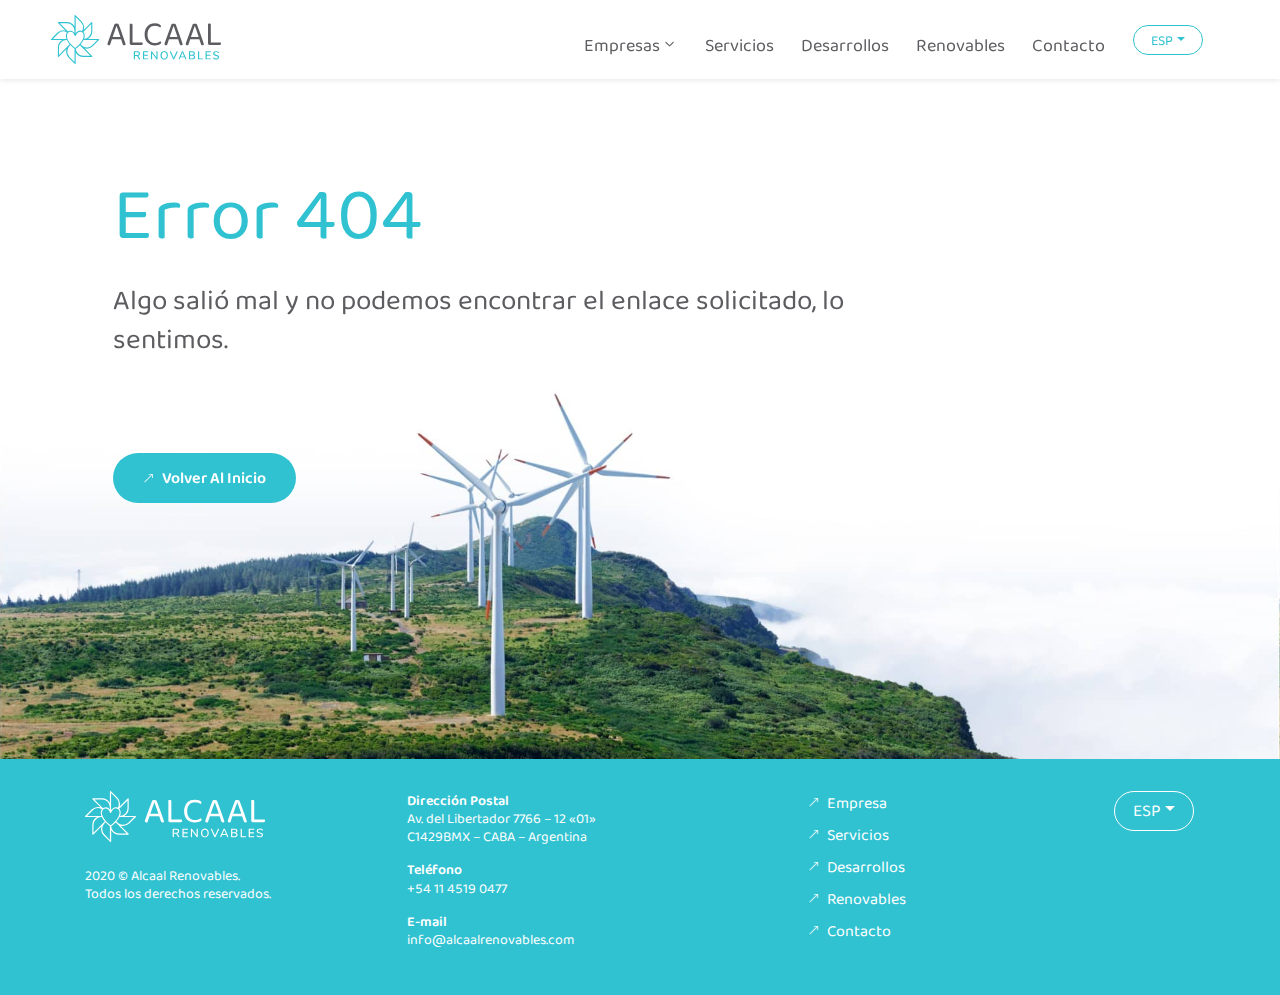
<file: Error_404.html>
<!DOCTYPE html>
<html lang="en">
<head>
    <meta charset="UTF-8">
    <meta http-equiv="X-UA-Compatible" content="IE=edge">
    <meta name="viewport" content="width=device-width, initial-scale=1, shrink-to-fit=no">
    <!-- Title -->
    <title>Alcaal Renovables - Error 404</title>
    <!-- Favicon -->
    <link rel="icon" href="img/favicon/favicon.ico">
    <link rel="apple-touch-icon" href="img/favicon/apple-icon.png"/>
    <link rel="icon" type="image/png" sizes="192x192" href="img/favicon/favicon-192x192.png"/>
    <link rel="icon" type="image/png" sizes="96x96" href="img/favicon/favicon-96x96.png"/>
    <link rel="icon" type="image/png" sizes="32x32" href="img/favicon/favicon-32x32.png"/>
    <link rel="icon" type="image/png" sizes="16x16" href="img/favicon/favicon-16x16.png"/>
    <!-- Core Stylesheet -->
    <link rel="stylesheet" href="style.css">
    <link rel="stylesheet" href="css/more.css">
    <link rel="stylesheet" href="css/aos.css">
</head>
<body id="top">

    <!-- ***** Header Area Start ***** -->
    <header class="header-area">
        <!-- Main Header Start -->
        <div class="main-header-area2">
            <div class="classy-nav-container breakpoint-off">
                <!-- Classy Menu -->
                <nav class="classy-navbar justify-content-between" id="uzaNav">

                    <!-- Logo -->
                    <a class="nav-brand" href="index.html"><img class="logo-head" src="img/logo-color.svg" alt=""></a>

                    <!-- Navbar Toggler -->
                    <div class="classy-navbar-toggler">
                        <span class="navbarToggler"><span></span><span></span><span></span></span>
                    </div>

                    <!-- Menu -->
                    <div class="classy-menu">

                        <!-- Logo -->
                        <a class="brand-movil" href="index.html"><img src="img/logo-color.svg" alt="" width="150"></a>

                        <div class="classycloseIcon">
                            <div class="cross-wrap"><span class="top"></span><span class="bottom"></span></div>
                        </div>
                    <!-- Nav Start -->
                    <div class="classynav head-lang">
                      <ul id="nav">
                        <li class="dropdown has-megamenu head-lang">
                            <a class="item-menu meg-a" key="item-1" href="#!"><i class="arrow_right-up icon-link-m d-inline-block d-xl-none"></i>Empresas<i id="drop" class="arrow_carrot-down"></i></a>
                            <div class="dropdown-menu block megamenu active-a">
                              <div class="row justify-content-start">
                                
                                <div class="col-lg-6 margin-auto"><div class="mega-menu-text text-right justify-content-end d-none d-xl-flex head-lang">
                                  <h2 key="item-1-a">Apoyando activamente el<br>desarrollo sustentable</h2></div></div>
                                        
                                <div class="col-lg-5"> 
                                  <ul class="link" style="display: grid;">
                                  <div class="d-inline-flex head-lang">
                                    <li class="head-lang"><a key="item-1-1" class="link" href="About.html"><i class="arrow_right-up icon-zise mr-2"></i>Sobre nosotros</a></li></div>
                                  <div class="d-inline-flex head-lang">
                                    <li class="head-lang"><a key="item-1-2" class="link" href="Sistemas.html"><i class="arrow_right-up icon-zise mr-2"></i>Sistema de gestión</a></li></div>
                                  <div class="d-inline-flex head-lang">
                                    <li class="head-lang"><a key="item-1-3" class="link" href="Team.html"><i class="arrow_right-up icon-zise mr-2"></i>Nuestro equipo</a></li></div>
                                </ul>           

                                </div>
                                
                              </div> 
                            </div>
                        </li>
                        <li class="head-lang"><a key="item-2" class="item-menu" href="Servicios.html">
                            <i class="arrow_right-up icon-link-m d-inline-block d-xl-none"></i>Servicios</a></li>
                        <li class="head-lang"><a key="item-3" class="item-menu" href="Desarrollos.html">
                            <i class="arrow_right-up icon-link-m d-inline-block d-xl-none"></i>Desarrollos</a></li>
                        <li class="head-lang"><a key="item-4" class="item-menu" href="Renovables.html">
                            <i class="arrow_right-up icon-link-m d-inline-block d-xl-none"></i>Renovables</a></li>
                        <li class="head-lang"><a key="item-5" class="item-menu" href="Contacto.html">
                            <i class="arrow_right-up icon-link-m d-inline-block d-xl-none"></i>Contacto</a></li>

                      </ul> 
                      <hr class="mb-4 d-block d-xl-none">                          
                      <div class="dropdown lang head-lang">
                        <button class="btn uza-btn btn-lang dropdown-toggle" type="button" id="lang" data-toggle="dropdown" aria-haspopup="true" aria-expanded="false" key="select-lang">ENG</button>
                        <div class="dropdown-menu" aria-labelledby="lang" key="select-idioma">
                          <button class="dropdown-item active" type="button" onclick="setLanguage('en')">English</button>
                          <button class="dropdown-item" type="button" onclick="setLanguage('es')">Español</button>
                          <button class="dropdown-item" type="button" onclick="setLanguage('pt')">Portugués</button>
                        </div>
                      </div>
                    </div>
                    <!-- Nav End -->
                    </div>
                </nav>
            </div>
        </div>
    </header>
    <!-- ***** Header Area End ***** -->
    
    <!-- ***** Welcome Area Start ***** -->
    <section class="services-area padd-service">
        <div class="container justify-content-center">
          <div class="row">
              <div class="col-12 col-md-10 col-lg-10">
                  <div class="nl-content error-lang" data-aos="fade-up">
                    <h2 key="title">Error 404</h2>
                    <h3 key="sub-title">Algo salió mal y no podemos encontrar el<br>solicitado, lo sentimos.</h3>
                    <a href="index.html" class="btn uza-btn btn-2 btn-bold mbot" key="btn">
                          <i class="arrow_right-up icon-zise mr-2"></i>Volver al inicio</a>
                  </div> 
              </div>                 
          </div>          
        </div>
    </section>
    <!-- ***** Welcome Area End ***** -->

    <!-- ***** Sec-footer Area Start ***** -->
    <section class="sec-footer-area error-404">        
    </section>
    <!-- ***** Sec-footer Area End ***** -->
    
    <!-- ***** Footer Area Start ***** -->
    <footer class="footer-area">
        <div class="container">
            <div class="row justify-content-between d-flex d-xl-none">
              <div class="col-8 col-sm-8 col-lg-4">
                    <img src="img/logo-white-f.svg" alt="" width="180">
              </div>
              <div class="col-3 col-sm-3 col-lg-2" style="z-index:1000;">
                <div class="single-footer-widget">                      
                    <div class="row footer-social-info mb-4 footer check-lang justify-content-end"> 
                      <div class="dropdown lang footer-lang">
                        <button class="btn uza-btn foo btn-lang dropdown-toggle" type="button" id="lang" data-toggle="dropdown" aria-haspopup="true" aria-expanded="false" key="select-lang">ENG</button>
                        <div class="dropdown-menu" aria-labelledby="lang" key="select-idioma">
                          <button class="dropdown-item active" type="button" onclick="setLanguage('en')">English</button>
                          <button class="dropdown-item" type="button" onclick="setLanguage('es')">Español</button>
                          <button class="dropdown-item" type="button" onclick="setLanguage('pt')">Portugués</button>
                        </div>
                      </div>                   
                    </div>
                </div>
              </div> 
            </div>
            <div class="row justify-content-between">
                <!-- Single Footer Widget -->
                <div class="col-5 col-sm-4 col-lg-3 d-none d-xl-block">
                    <img src="img/logo-white-f.svg" alt="" width="180">
                    <div class="single-footer-widget mt-4">                        
                        <!-- Footer Content -->
                        <div class="footer-content mb-15 footer-lang">
                            <p>2020 © Alcaal Renovables.</p>
                            <p key="copyr">Todos los derechos reservados.</p>
                        </div>
                  </div>
                </div>     

                <!-- Single Footer Widget -->
                <div class="col-4 col-sm-4 col-lg-4 d-none d-xl-block">
                  <div class="single-footer-widget">                        
                        <!-- Footer Content -->
                        <div class="footer-content mb-15 footer-lang">
                            <p key="info-text-1" class="sub">Dirección postal</p>
                            <p>Av. del Libertador 7766 – 12 «01»<br>C1429BMX – CABA – Argentina</p>
                        </div>
                        <div class="footer-content mb-15">
                            <p class="sub" key="info-text-2">Teléfono</p>
                            <p>+54 11 4519 0477</p>
                        </div>
                        <div class="footer-content mb-15">
                            <p class="sub">E-mail</p>
                            <p>info@alcaalrenovables.com</p>
                        </div>
                  </div>
                </div>  

                <!-- Single Footer Widget -->
                <div class="col-6 col-sm-3 col-lg-3">
                    <div class="single-footer-widget">
                        <!-- Nav -->
                        <nav>
                            <ul class="our-link">
                                <li class="footer-lang footer"><i class="arrow_right-up icon-zise mr-2"></i>
                                  <a key="link-text-1" href="About.html">Empresa</a></li>
                                <li class="footer-lang footer"><i class="arrow_right-up icon-zise mr-2"></i>
                                  <a key="link-text-2" href="Servicios.html">Servicios</a></li>
                                  <li class="footer-lang footer"><i class="arrow_right-up icon-zise mr-2"></i>
                                  <a key="link-text-3" href="Desarrollos">Desarrollos</a></li>
                                  <li class="footer-lang footer"><i class="arrow_right-up icon-zise mr-2"></i>
                                  <a key="link-text-4" href="Renovables.html">Renovables</a></li>
                                <li class="footer-lang footer"><i class="arrow_right-up icon-zise mr-2"></i>
                                  <a key="link-text-5" href="Contacto.html">Contacto</a></li>
                            </ul>
                        </nav>
                    </div>
                    <div class="single-footer-widget mt-4 d-block d-xl-none">                        
                        <!-- Footer Content -->
                        <div class="footer-content mb-15 footer-lang">
                            <p>2020 © Alcaal Renovables.</p>
                            <p key="copyr">Todos los derechos reservados.</p>
                        </div>
                  </div>
                </div>

                <!-- Single Footer Widget -->
                <div class="col-5 col-sm-5 col-lg-5 d-block d-xl-none">
                  <div class="single-footer-widget">                        
                        <!-- Footer Content -->
                        <div class="footer-content mb-15 footer">
                            <p key="info-text-1" class="sub">Dirección postal</p>
                            <p>Av. del Libertador 7766 – 12 «01»<br>C1429BMX – CABA – Argentina</p>
                        </div>
                        <div class="footer-content mb-15">
                            <p class="sub" key="info-text-2">Teléfono</p>
                            <p>+54 11 4519 0477</p>
                        </div>
                        <div class="footer-content mb-15">
                            <p class="sub">E-mail</p>
                            <p>info@alcaalrenovables.com</p>
                        </div>
                  </div>
                </div> 

                <!-- Single Footer Widget -->
                <div class="col-5 col-sm-1 col-lg-1 d-none d-xl-flex">
                    <div class="single-footer-widget">                                                         
                      <div class="dropdown lang footer-lang">
                        <button class="btn uza-btn btn-lang foo dropdown-toggle" type="button" id="lang" data-toggle="dropdown" aria-haspopup="true" aria-expanded="false" key="select-lang">ESP</button>
                        <div class="dropdown-menu" aria-labelledby="lang" key="select-idioma">
                          <button class="dropdown-item active" type="button" onclick="setLanguage('en')">English</button>
                          <button class="dropdown-item" type="button" onclick="setLanguage('es')">Español</button>
                          <button class="dropdown-item" type="button" onclick="setLanguage('pt')">Portuguez</button>
                        </div>
                      </div>                    
                        

                    </div>
                </div> 
            </div>
        </div>
    </footer>
    <!-- ***** Footer Area End ***** -->

    <!-- ******* All JS Files ******* -->
    <!-- jQuery js -->
    <script src="https://code.jquery.com/jquery-3.5.1.min.js" ></script>
    <script src="js/langChange.js"></script>
    <script src="js/jquery.min.js"></script>    
    <script src="js/jquery.easing.min.js"></script>
    <!-- Popper js -->
    <script src="js/popper.min.js"></script>
    <!-- Bootstrap js -->
    <script src="js/bootstrap.min.js"></script>
    <!-- All js -->
    <script src="js/uza.bundle.js"></script>
    <!-- Active js -->
    <script src="js/default-assets/active.js"></script>
    <script src="js/aos.js"></script>

    <!-- Initialize AOS -->
    <script>
      AOS.init({
          easing: 'ease-in-out-sine',
          duration: 900,
          once: true
        });
    </script>
</body>

</html>
</file>
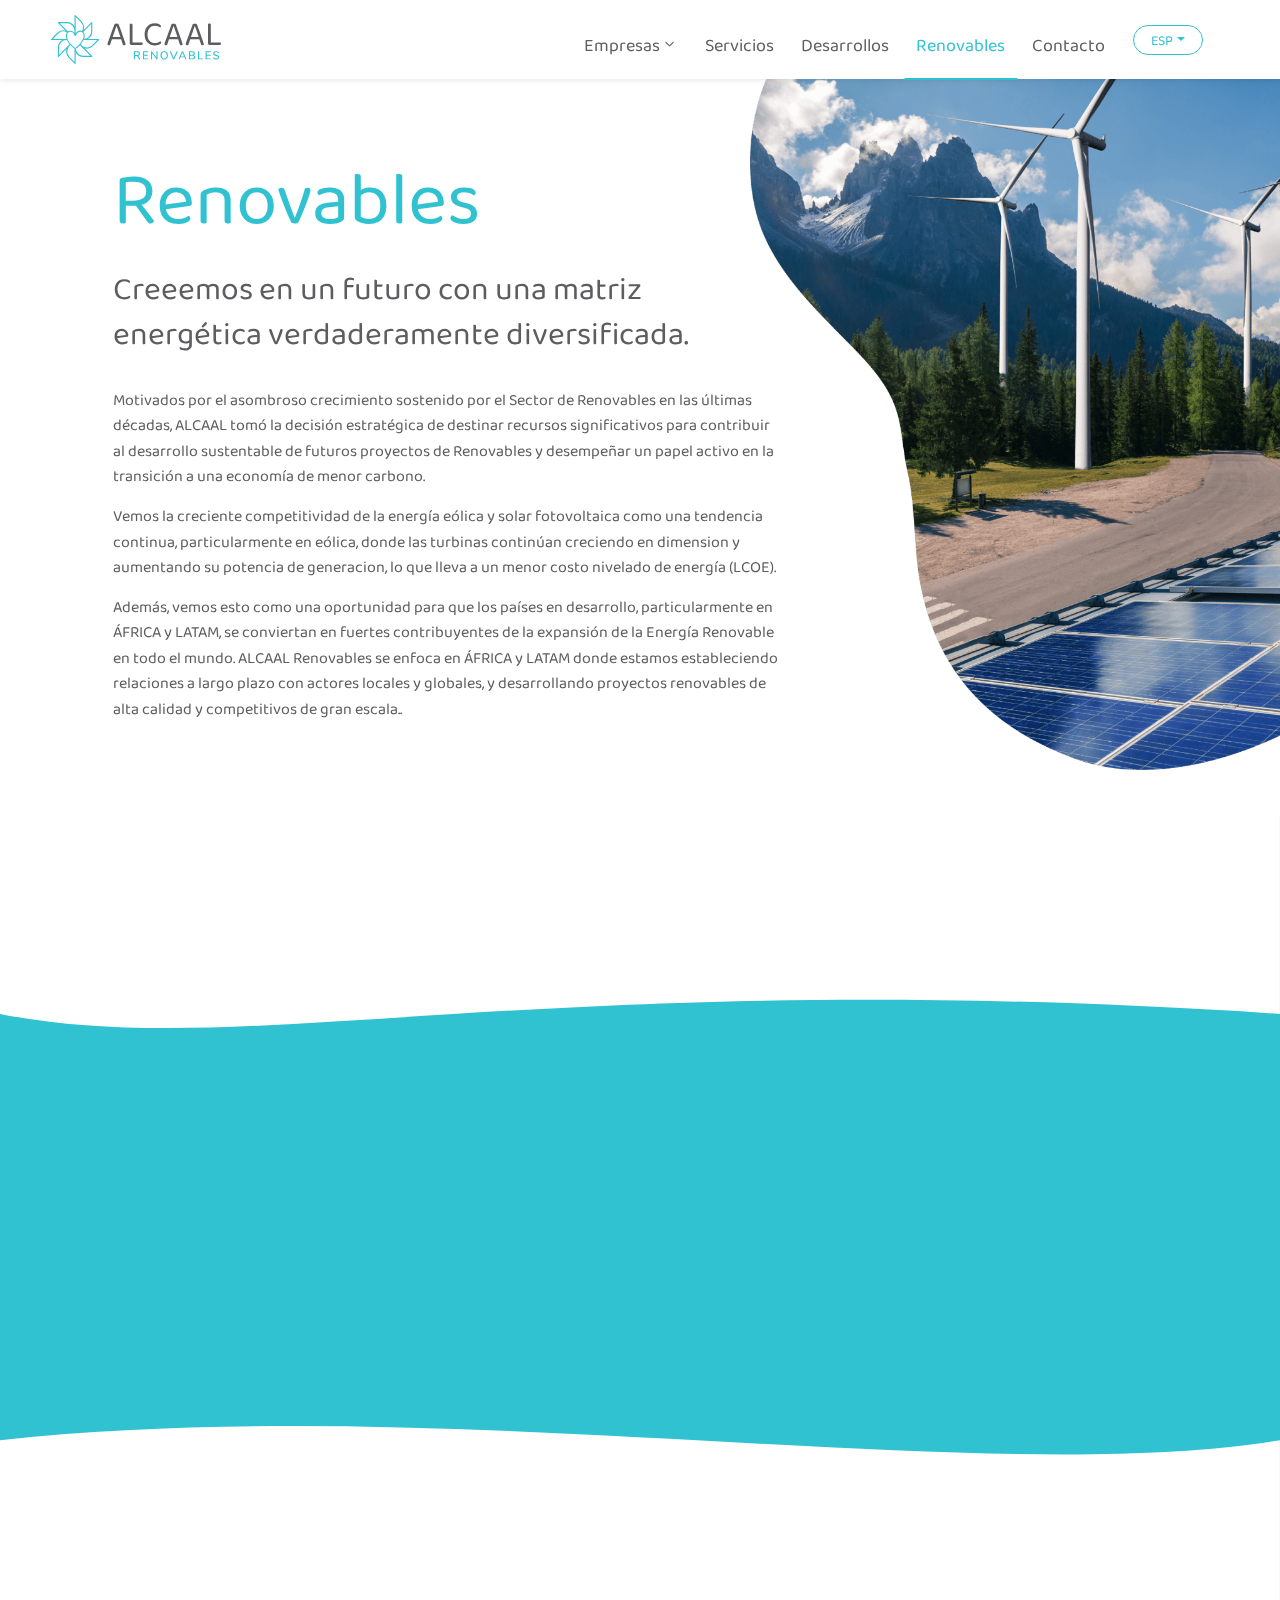
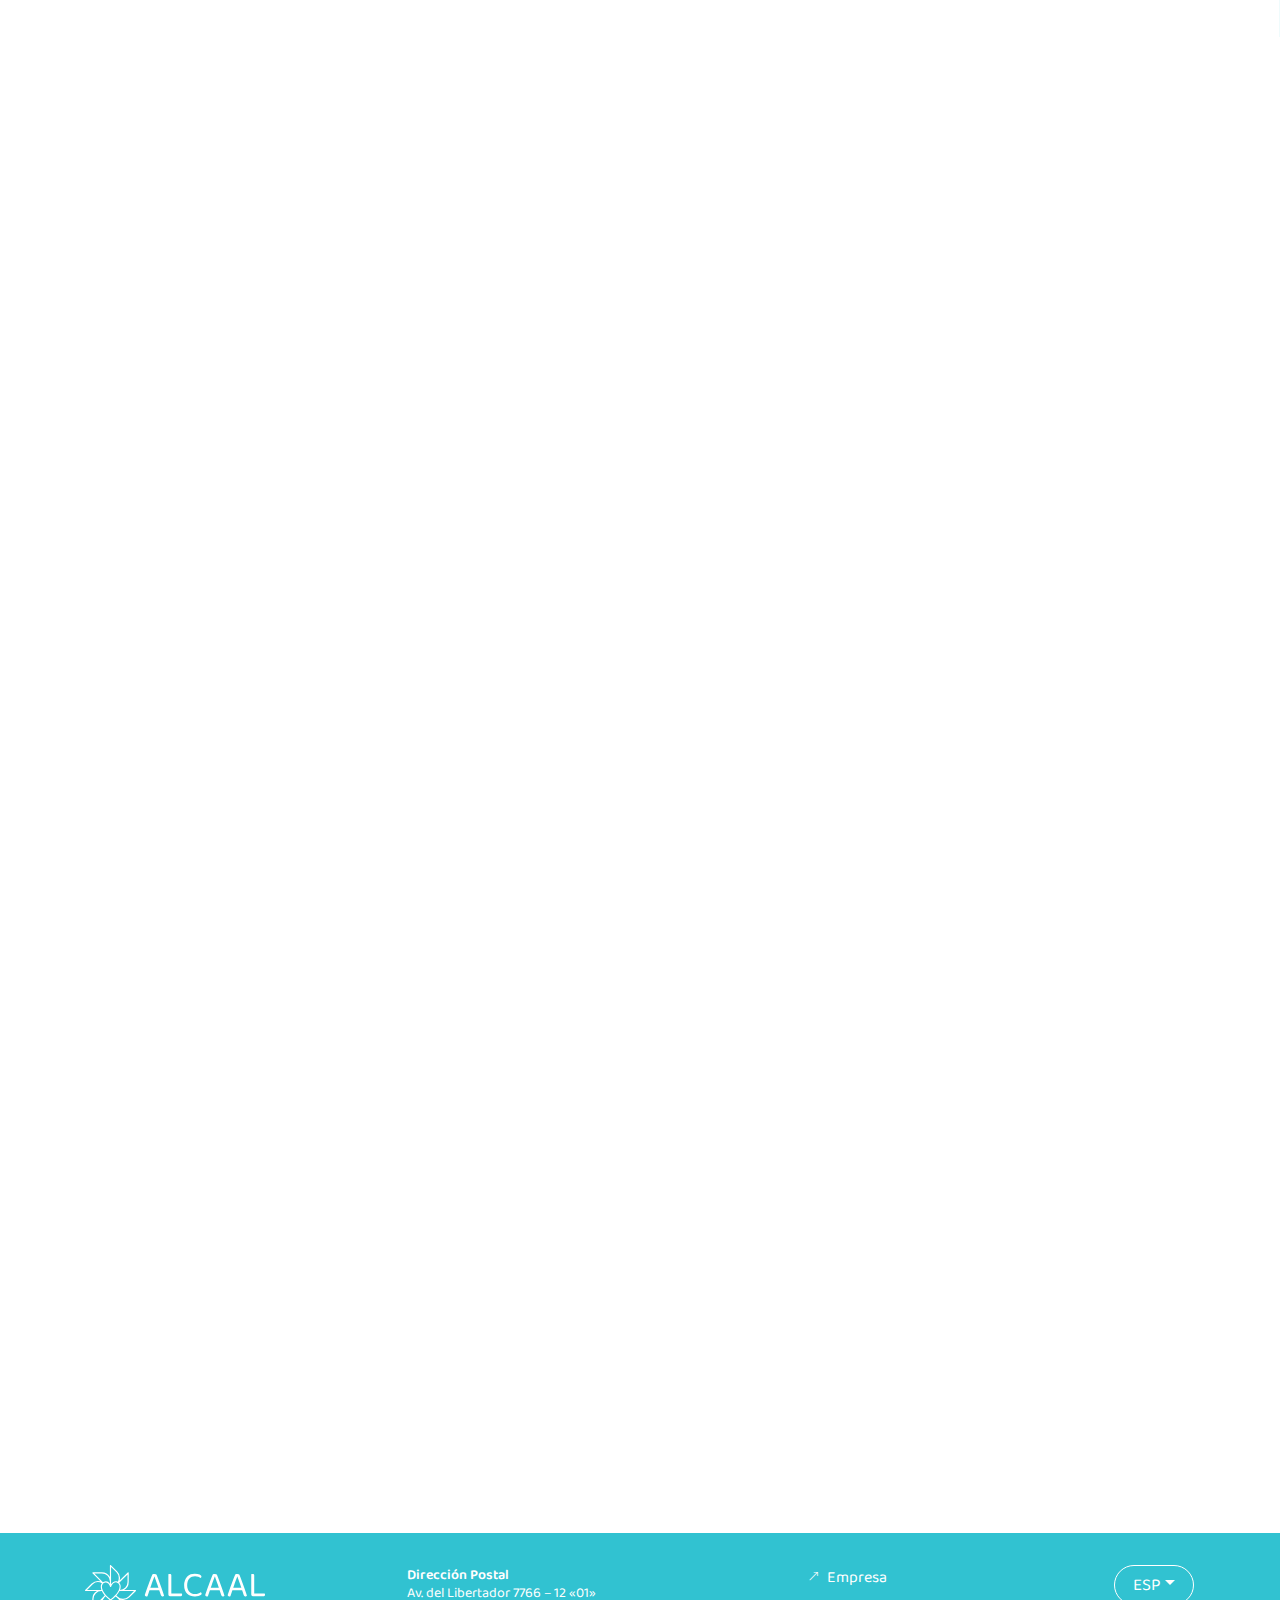
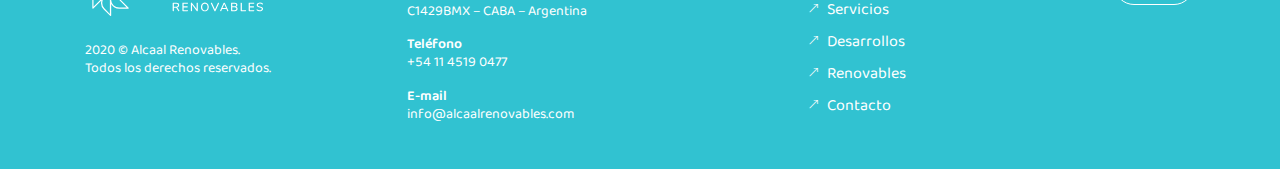
<file: Renovables.html>
<!DOCTYPE html>
<html lang="es">
<head>
    <meta charset="UTF-8">
    <meta http-equiv="X-UA-Compatible" content="IE=edge">
    <meta name="viewport" content="width=device-width, initial-scale=1, shrink-to-fit=no">
    <!-- Title -->
    <title>Alcaal Renovables - Renovables</title>
    <!-- Favicon -->
    <link rel="icon" href="img/favicon/favicon.ico">
    <link rel="apple-touch-icon" href="img/favicon/apple-icon.png"/>
    <link rel="icon" type="image/png" sizes="192x192" href="img/favicon/favicon-192x192.png"/>
    <link rel="icon" type="image/png" sizes="96x96" href="img/favicon/favicon-96x96.png"/>
    <link rel="icon" type="image/png" sizes="32x32" href="img/favicon/favicon-32x32.png"/>
    <link rel="icon" type="image/png" sizes="16x16" href="img/favicon/favicon-16x16.png"/>
    <!-- Core Stylesheet -->
    <link rel="stylesheet" href="style.css">
    <link rel="stylesheet" href="css/more.css">
    <link rel="stylesheet" href="css/swiper-bundle.min.css">
    <link rel="stylesheet" href="css/aos.css">
</head>
<body id="top">

    <!-- ***** Header Area Start ***** -->
    <header class="header-area">
        <!-- Main Header Start -->
        <div class="main-header-area2">
            <div class="classy-nav-container breakpoint-off">
                <!-- Classy Menu -->
                <nav class="classy-navbar justify-content-between" id="uzaNav">

                    <!-- Logo -->
                    <a class="nav-brand" href="index.html"><img class="logo-head" src="img/logo-color.svg" alt=""></a>

                    <!-- Navbar Toggler -->
                    <div class="classy-navbar-toggler">
                        <span class="navbarToggler"><span></span><span></span><span></span></span>
                    </div>

                    <!-- Menu -->
                    <div class="classy-menu">

                        <!-- Logo -->
                        <a class="brand-movil" href="index.html"><img src="img/logo-color.svg" alt="" width="150"></a>

                        <div class="classycloseIcon">
                            <div class="cross-wrap"><span class="top"></span><span class="bottom"></span></div>
                        </div>
                    <!-- Nav Start -->
                    <div class="classynav head-lang">
                      <ul id="nav">
                        <li class="dropdown has-megamenu head-lang">
                            <a class="item-menu meg-a" key="item-1" href="#!"><i class="arrow_right-up icon-link-m d-inline-block d-xl-none"></i>Empresas<i id="drop" class="arrow_carrot-down"></i></a>
                            <div class="dropdown-menu block megamenu active-a">
                              <div class="row justify-content-start">
                                
                                <div class="col-lg-6 margin-auto"><div class="mega-menu-text text-right justify-content-end d-none d-xl-flex head-lang">
                                  <h2 key="item-1-a">Apoyando activamente el<br>desarrollo sustentable</h2></div></div>
                                        
                                <div class="col-lg-5"> 
                                  <ul class="link" style="display: grid;">
                                  <div class="d-inline-flex head-lang">
                                    <li class="head-lang"><a key="item-1-1" class="link" href="About.html"><i class="arrow_right-up icon-zise mr-2"></i>Sobre nosotros</a></li></div>
                                  <div class="d-inline-flex head-lang">
                                    <li class="head-lang"><a key="item-1-2" class="link" href="Sistemas.html"><i class="arrow_right-up icon-zise mr-2"></i>Sistema de gestión</a></li></div>
                                  <div class="d-inline-flex head-lang">
                                    <li class="head-lang"><a key="item-1-3" class="link" href="Team.html"><i class="arrow_right-up icon-zise mr-2"></i>Nuestro equipo</a></li></div>
                                </ul>           

                                </div>
                                
                              </div> 
                            </div>
                        </li>
                        <li class="head-lang"><a key="item-2" class="item-menu " href="Servicios.html">
                            <i class="arrow_right-up icon-link-m d-inline-block d-xl-none"></i>Servicios</a></li>
                        <li class="head-lang"><a key="item-3" class="item-menu" href="Desarrollos.html">
                            <i class="arrow_right-up icon-link-m d-inline-block d-xl-none"></i>Desarrollos</a></li>
                        <li class="head-lang"><a key="item-4" class="item-menu mega-item-2" href="Renovables.html">
                            <i class="arrow_right-up icon-link-m d-inline-block d-xl-none"></i>Renovables</a></li>
                        <li class="head-lang"><a key="item-5" class="item-menu" href="Contacto.html">
                            <i class="arrow_right-up icon-link-m d-inline-block d-xl-none"></i>Contacto</a></li>

                      </ul> 
                      <hr class="mb-4 d-block d-xl-none">                          
                      <div class="dropdown lang head-lang">
                        <button class="btn uza-btn btn-lang dropdown-toggle" type="button" id="lang" data-toggle="dropdown" aria-haspopup="true" aria-expanded="false" key="select-lang">ESP</button>
                        <div class="dropdown-menu" aria-labelledby="lang" key="select-idioma">
                          <button class="dropdown-item active" type="button" onclick="setLanguage('en')">English</button>
                          <button class="dropdown-item" type="button" onclick="setLanguage('es')">Español</button>
                          <button class="dropdown-item" type="button" onclick="setLanguage('pt')">Portugués</button>
                        </div>
                      </div>
                    </div>
                    <!-- Nav End -->
                    </div>
                </nav>
            </div>
        </div>
    </header>
    <!-- ***** Header Area End ***** -->


    <!-- ***** Welcome Area Start ***** -->
    <section class="reno-area padd-reno">
        <div class="container justify-content-center">
          <div class="row">
              <div class="col-12 col-md-10 col-lg-10">
                  <div class="d-none d-xl-block"><img data-aos="fade-left" src="img/bg-img/img-4.png" class="img-lateral-reno"></div>
                  <div class="d-block d-xl-none"><img data-aos="fade-left" src="img/bg-img/img-4-mov.png" class="img-lateral-reno"></div>
                  <div class="nl-content-head reno-lang">
                    <h2 key="text-title" data-aos="fade-right"class="line-h-1">Renovables</h2>
                    <h3 key="text-title-b" data-aos="fade-up">Creeemos en un futuro con una matriz energética verdaderamente diversificada.</h3>

                    <p key="parrafo-1" data-aos="fade-up">Motivados por el asombroso crecimiento sostenido por el Sector de Renovables en las últimas décadas, ALCAAL tomó la decisión estratégica de destinar recursos significativos para contribuir al desarrollo sustentable de futuros proyectos de Renovables y desempeñar un papel activo en la transición a una economía de menor carbono.</p>

                    <p key="parrafo-2" data-aos="fade-up">Vemos la creciente competitividad de la energía eólica y solar fotovoltaica como una tendencia continua, particularmente en eólica, donde las turbinas continúan creciendo en dimension y aumentando su potencia de generacion, lo que lleva a un menor costo nivelado de energía (LCOE).</p>

                    <p key="parrafo-3" data-aos="fade-up">Además, vemos esto como una oportunidad para que los países en desarrollo, particularmente en ÁFRICA y LATAM, se conviertan en fuertes contribuyentes de la expansión de la Energía Renovable en todo el mundo. ALCAAL Renovables se enfoca en ÁFRICA y LATAM donde estamos estableciendo relaciones a largo plazo con actores locales y globales, y desarrollando proyectos renovables de alta calidad y competitivos de gran escala..</p>
                  </div>
              </div>          
          </div>          
        </div>
    </section>
    <!-- ***** Welcome Area End ***** -->

    <!-- ***** Welcome Area Start ***** -->
    <section class="reno-area padd-reno-b cont-menos">
        <div class="container justify-content-center">
          <div class="row">
              <div class="col-12 col-md-10 col-lg-10">
                  <div class="nl-content reno-lang" data-aos="fade-up">
                    <h2 key="sec-1-title" class="no-m">Renovables en el Mundo</h2>
                    <p key="sec-1-parrafo">Varias de las organizaciones líderes en el sector de Energía han producido estimativos para el desarrollo de las Energias a nivel Global. Citamos a continuación parte de la información presentada por la Agencia Internacional de Energía, la Agencia Internacional de Energías Renovables, el Energy Outlook 2018 de BP, el Consejo Global de Energía Eólica, la Asociación de Energía Eólica de los Estados Unidos, entre otras organizaciones acreditadas que trabajan en este tema:</p>
                  </div>
              </div>       
          </div>          
        </div>
    </section>
    <!-- ***** Welcome Area End ***** -->
  
    <!-- ***** Welcome Area Start ***** -->
    <section class="reno-area padd-reno-b bg-fond">
      <div class="svg-wave"><svg viewbox="0 0 1300 250" xmlns="http://www.w3.org/2000/svg">
          <path d="M 0 0 L 1300 0 L 1300 200 C 550 150 250 250 0 200 Z"></svg>
      </div>
        <div class="container justify-content-center">
          <div class="row">
              <div class="col-12 col-md-10 col-lg-10">
                <div><img data-aos="fade-right" src="img/core-img/img-recicle.png" class="img-lateral-reno-1 element"></div>
                  <div class="nl-content-white reno-lang" data-aos="fade-up">
                    <p key="list-1">El fuerte crecimiento de la energía renovable es posible gracias a la creciente competitividad de la energía eólica y solar fotovoltaica.</p>

                    <p key="list-2">La expansión de la energías renovables tiene una base cada vez mas amplia, con China y, cada vez más otras partes del tercer mundo, tomando el rol de principal motor de crecimiento, relevando a la Union Europea.</p>

                    <p key="list-3">La energía Solar fotovoltaica fue responsable del 20% de la generación de energía adicional en 2017 y la eólica del 30%.</p>

                    <p key="list-4">Las energías renovables ahora cubren 1/3 de la mezcla de potencia en Europa, 1/4 en China y 1/6 en Estados Unidos, India y Japón.</p>

                  </div>
              </div>       
          </div>          
        </div>
      <div class="svg-wave"><svg viewbox="0 0 1300 250" xmlns="http://www.w3.org/2000/svg">
          <path d="M 0 250 L 1300 250 L 1300 50 C 1000 100 450 0 0 50 Z"></svg>
      </div>
    </section>
    <!-- ***** Welcome Area End ***** -->
  

    <!-- ***** Welcome Area Start ***** -->
    <section class="reno-area-grafi">
        <div class="container">
          <div class="row justify-content-center ">
              <div class="col-10 col-md-3 col-lg-3">
                <div class="card" data-aos="fade-up">
                  <div class="card-header reno-lang">
                    <h3 key="grafi-title-1">Porcentajes de Generación de Energía en todo el Mundo</h3>
                  </div>
                  <div class="card-body">
                    <img src="img/bg-img/grafi-1.png" class="lift-grafi grafi-1">
                  </div>            
                  <div class="card-footer reno-lang">
                    <p key="grafi-parrafo-1">Se prevé que las energías renovables representarán el 25% de la generación total de energía en el mundo para 2040.</p>
                  </div>            
                </div>
              </div>

              <div class="col-10 col-md-3 col-lg-3">
                <div class="card" data-aos="fade-up" data-aos-delay="200">
                  <div class="card-header reno-lang grafi-2">
                    <h3 key="grafi-title-2">Las Renovables con un ritmo de penetración en el mercado de energía sin precedentes</h3>
                  </div>
                  <div class="card-body">
                    <img src="img/bg-img/grafi-2.png" class="lift-grafi grafi-2">
                  </div>            
                  <div class="card-footer reno-lang">
                    <p key="grafi-parrafo-2">Se espera que las renovables tengan el mayor crecimiento en 25 años que cualquier otro tipo de tecnología jamás alcanzó, se prevé que gane casi el 20% del mercado mundial entre 2015 y 2040.</p>
                  </div>            
                </div>
              </div>  

              <div class="col-10 col-md-3 col-lg-3">
                <div class="card" data-aos="fade-up" data-aos-delay="400">
                  <div class="card-header reno-lang">
                    <h3 key="grafi-title-3">Crecimiento anual promedio para energía renovable (en TWh)</h3>
                  </div>
                  <div class="card-body">
                    <img src="img/bg-img/grafi-3.png" class="lift-grafi grafi-3">
                  </div>            
                  <div class="card-footer reno-lang">
                    <p key="grafi-parrafo-3">Fuera de la OCDE (Organización de Cooperación y Desarrollo Económicos) y China, LATAM y ÁFRICA contribuyen en gran medida al crecimiento de la energía renovable promedio annual.</p>
                  </div>            
                </div>
              </div>  

              <div class="col-10 col-md-3 col-lg-3">
                <div class="card" data-aos="fade-up" data-aos-delay="600">
                  <div class="card-header reno-lang">
                    <h3 key="grafi-title-4">Demanda de Energía Primaria por Región (en btoe)</h3>
                  </div>
                  <div class="card-body">
                    <img src="img/bg-img/grafi-4.png" class="lift-grafi grafi-4">
                  </div>            
                  <div class="card-footer reno-lang">
                    <p key="grafi-parrafo-4">Fuera de la OCDE (Organización de Cooperación y Desarrollo Económicos) y China, LATAM y ÁFRICA contribuyen en gran medida al crecimiento de la energía renovable promedio annual.</p>
                  </div>            
                </div>
              </div>    
          </div>          
        </div>
    </section>
    <!-- ***** Welcome Area End ***** -->

  <!-- ***** Welcome Area Start ***** -->
    <section class="reno-area padd-reno-b">
        <div class="container justify-content-center">
          <div class="row">
              <div class="col-12 col-md-10 col-lg-10">
                  <div class="nl-content-2 reno-lang" data-aos="fade-up">
                    <h2 key="sec-2-title">Capacidad instalada de Energía Solar Fotovoltaica y Eólica</h2>
                    <p key="sec-2-parrafo">El Agencia Internacional de la Energía en su Programa de Sistemas de Energías Fotovoltaicas reportó que se instalaron 75 gigavatios de energía solar en todo el mundo en 2016, con lo que la capacidad fotovoltaica global instalada llego a 303 gigavatiosen ese año. En 2017, las instalaciones fotovoltaicas anuales en todo el mundo superaron la marca de 100 GW por primera vez, en gran parte debido al despliegue impresionante en China. Los efectos combinados de: equipos de bajo costo, la facilidad de instalación y los desarrollos tecnológicos, llevaron a IRENA a pronosticar que la capacidad de PV podría llegar a 1.760GW en 2030.</p>
                  </div>
              </div>   
          </div>          
        </div>
    </section>
    <!-- ***** Welcome Area End ***** -->

    <!-- ***** Welcome Area Start ***** -->
    <section class="reno-area-grafi padd">
        <div class="container">
          <div class="row justify-content-center ">
              <div class="col-12 col-md-6 col-lg-6">
                <div class="card" data-aos="fade-up">
                  <div class="card-body text-center cb-2">
                    <img src="img/bg-img/grafi-h1.png" class="lift-grafi grafi-h1">
                  </div>
                </div>
              </div>              

              <div class="col-12 col-md-6 col-lg-6">
                <div class="card" data-aos="fade-up" data-aos-delay="200">
                  <div class="card-body cb-2">
                    <img src="img/bg-img/grafi-h2.png" class="lift-grafi grafi-h2">
                  </div>           
                </div>
              </div>    
          </div>          
        </div>
    </section>
    <!-- ***** Welcome Area End ***** -->

    <!-- ***** Welcome Area Start ***** -->
    <section class="reno-area padd-reno-b">
        <div class="container justify-content-center">
          <div class="row">
              <div class="col-12 col-md-10 col-lg-10">
                  <div class="nl-content-2 reno-lang" data-aos="fade-up">
                    <p key="sec-3-p-sub">De forma similar, GWEC tiene proyecciones de que la eólica alcanzará un total de 840GW de capacidad instalada para el 2022, de un total de 539GW instalados a fines de 2017.</p>
                  </div>
                  <div class="nl-content-2 reno-lang" data-aos="fade-up">
                    <h2 key="sec-3-title">Renovables en ÁFRICA y LATAM</h2>
                    <p key="sec-3-parrafo">ÁFRICA Y LATAM están siguiendo los pasos establecidos por la Unión Europea, EE.UU., China, Japón, Australia y otros. Algunos mercados están más establecidos y alcanzan un considerable estado de madurez como México, Brasil y Chile en LATAM y Sudáfrica en ÁFRICA, mientras que otros, particularmente en el África subsahariana, se beneficiarán de la disminución de los costos de la tecnología y el aumento de la eficiencia en años por venir, junto con políticas favorables y el apoyo de los gobiernos locales.</p>
                    

                    <h4 key="sec-3-h4-a">Se estima que se instalaran más de 47 GW de nueva capacidad de energía eólica en América Latina entre 2017 y 2026.</h4>
                    <h4 key="sec-3-h4-b" class="b">La capacidad de energía solar fotovoltaica de África podría superar los 70 GW en 2030.</h4>
                  </div>
              </div>   
          </div>          
        </div>
    </section>
    <!-- ***** Welcome Area End ***** -->


    <!-- ***** Footer Area Start ***** -->
    <footer class="footer-area">
        <div class="container">
            <div class="row justify-content-between d-flex d-xl-none">
              <div class="col-8 col-sm-8 col-lg-4">
                    <img src="img/logo-white-f.svg" alt="" width="180">
              </div>
              <div class="col-3 col-sm-3 col-lg-2" style="z-index:1000;">
                <div class="single-footer-widget">                      
                    <div class="row footer-social-info mb-4 footer check-lang justify-content-end"> 
                      <div class="dropdown lang footer-lang">
                        <button class="btn uza-btn foo btn-lang dropdown-toggle" type="button" id="lang" data-toggle="dropdown" aria-haspopup="true" aria-expanded="false" key="select-lang">ESP</button>
                        <div class="dropdown-menu" aria-labelledby="lang" key="select-idioma">
                          <button class="dropdown-item active" type="button" onclick="setLanguage('en')">English</button>
                          <button class="dropdown-item" type="button" onclick="setLanguage('es')">Español</button>
                          <button class="dropdown-item" type="button" onclick="setLanguage('pt')">Portugués</button>
                        </div>
                      </div>                   
                    </div>
                </div>
              </div> 
            </div>
            <div class="row justify-content-between">
                <!-- Single Footer Widget -->
                <div class="col-5 col-sm-4 col-lg-3 d-none d-xl-block">
                    <img src="img/logo-white-f.svg" alt="" width="180">
                    <div class="single-footer-widget mt-4">                        
                        <!-- Footer Content -->
                        <div class="footer-content mb-15 footer-lang">
                            <p>2020 © Alcaal Renovables.</p>
                            <p key="copyr">Todos los derechos reservados.</p>
                        </div>
                  </div>
                </div>     

                <!-- Single Footer Widget -->
                <div class="col-4 col-sm-4 col-lg-4 d-none d-xl-block">
                  <div class="single-footer-widget">                        
                        <!-- Footer Content -->
                        <div class="footer-content mb-15 footer-lang">
                            <p key="info-text-1" class="sub">Dirección postal</p>
                            <p>Av. del Libertador 7766 – 12 «01»<br>C1429BMX – CABA – Argentina</p>
                        </div>
                        <div class="footer-content mb-15">
                            <p class="sub" key="info-text-2">Teléfono</p>
                            <p>+54 11 4519 0477</p>
                        </div>
                        <div class="footer-content mb-15">
                            <p class="sub">E-mail</p>
                            <p>info@alcaalrenovables.com</p>
                        </div>
                  </div>
                </div>  

                <!-- Single Footer Widget -->
                <div class="col-6 col-sm-3 col-lg-3">
                    <div class="single-footer-widget">
                        <!-- Nav -->
                        <nav>
                            <ul class="our-link">
                                <li class="footer-lang footer"><i class="arrow_right-up icon-zise mr-2"></i>
                                  <a key="link-text-1" href="About.html">Empresa</a></li>
                                <li class="footer-lang footer"><i class="arrow_right-up icon-zise mr-2"></i>
                                  <a key="link-text-2" href="Servicios.html">Servicios</a></li>
                                  <li class="footer-lang footer"><i class="arrow_right-up icon-zise mr-2"></i>
                                  <a key="link-text-3" href="Desarrollos">Desarrollos</a></li>
                                  <li class="footer-lang footer"><i class="arrow_right-up icon-zise mr-2"></i>
                                  <a key="link-text-4" href="Renovables.html">Renovables</a></li>
                                <li class="footer-lang footer"><i class="arrow_right-up icon-zise mr-2"></i>
                                  <a key="link-text-5" href="Contacto.html">Contacto</a></li>
                            </ul>
                        </nav>
                    </div>
                    <div class="single-footer-widget mt-4 d-block d-xl-none">                        
                        <!-- Footer Content -->
                        <div class="footer-content mb-15 footer-lang">
                            <p>2020 © Alcaal Renovables.</p>
                            <p key="copyr">Todos los derechos reservados.</p>
                        </div>
                  </div>
                </div>

                <!-- Single Footer Widget -->
                <div class="col-5 col-sm-5 col-lg-5 d-block d-xl-none">
                  <div class="single-footer-widget">                        
                        <!-- Footer Content -->
                        <div class="footer-content mb-15 footer">
                            <p key="info-text-1" class="sub">Dirección postal</p>
                            <p>Av. del Libertador 7766 – 12 «01»<br>C1429BMX – CABA – Argentina</p>
                        </div>
                        <div class="footer-content mb-15">
                            <p class="sub" key="info-text-2">Teléfono</p>
                            <p>+54 11 4519 0477</p>
                        </div>
                        <div class="footer-content mb-15">
                            <p class="sub">E-mail</p>
                            <p>info@alcaalrenovables.com</p>
                        </div>
                  </div>
                </div> 

                <!-- Single Footer Widget -->
                <div class="col-5 col-sm-1 col-lg-1 d-none d-xl-flex">
                    <div class="single-footer-widget">                                                         
                      <div class="dropdown lang footer-lang">
                        <button class="btn uza-btn btn-lang foo dropdown-toggle" type="button" id="lang" data-toggle="dropdown" aria-haspopup="true" aria-expanded="false" key="select-lang">ESP</button>
                        <div class="dropdown-menu" aria-labelledby="lang" key="select-idioma">
                          <button class="dropdown-item active" type="button" onclick="setLanguage('en')">English</button>
                          <button class="dropdown-item" type="button" onclick="setLanguage('es')">Español</button>
                          <button class="dropdown-item" type="button" onclick="setLanguage('pt')">Portugués</button>
                        </div>
                      </div>                    
                        

                    </div>
                </div> 
            </div>
        </div>
    </footer>
    <!-- ***** Footer Area End ***** -->

    <!-- ******* All JS Files ******* -->
    <!-- jQuery js -->
    <script src="https://code.jquery.com/jquery-3.5.1.min.js" ></script>
    <script src="js/langChange.js"></script>
    <script src="js/jquery.min.js"></script>    
    <script src="js/jquery.easing.min.js"></script>
    <!-- Popper js -->
    <script src="js/popper.min.js"></script>
    <!-- Bootstrap js -->
    <script src="js/bootstrap.min.js"></script>
    <!-- All js -->
    <script src="js/uza.bundle.js"></script>
    <!-- Active js -->
    <script src="js/default-assets/active.js"></script>
    <script src="js/aos.js"></script>

    <!-- Initialize AOS -->
    <script>
      AOS.init({
          easing: 'ease-in-out-sine',
          duration: 900,
          once: true
        });
    </script>
</body>

</html>
</file>
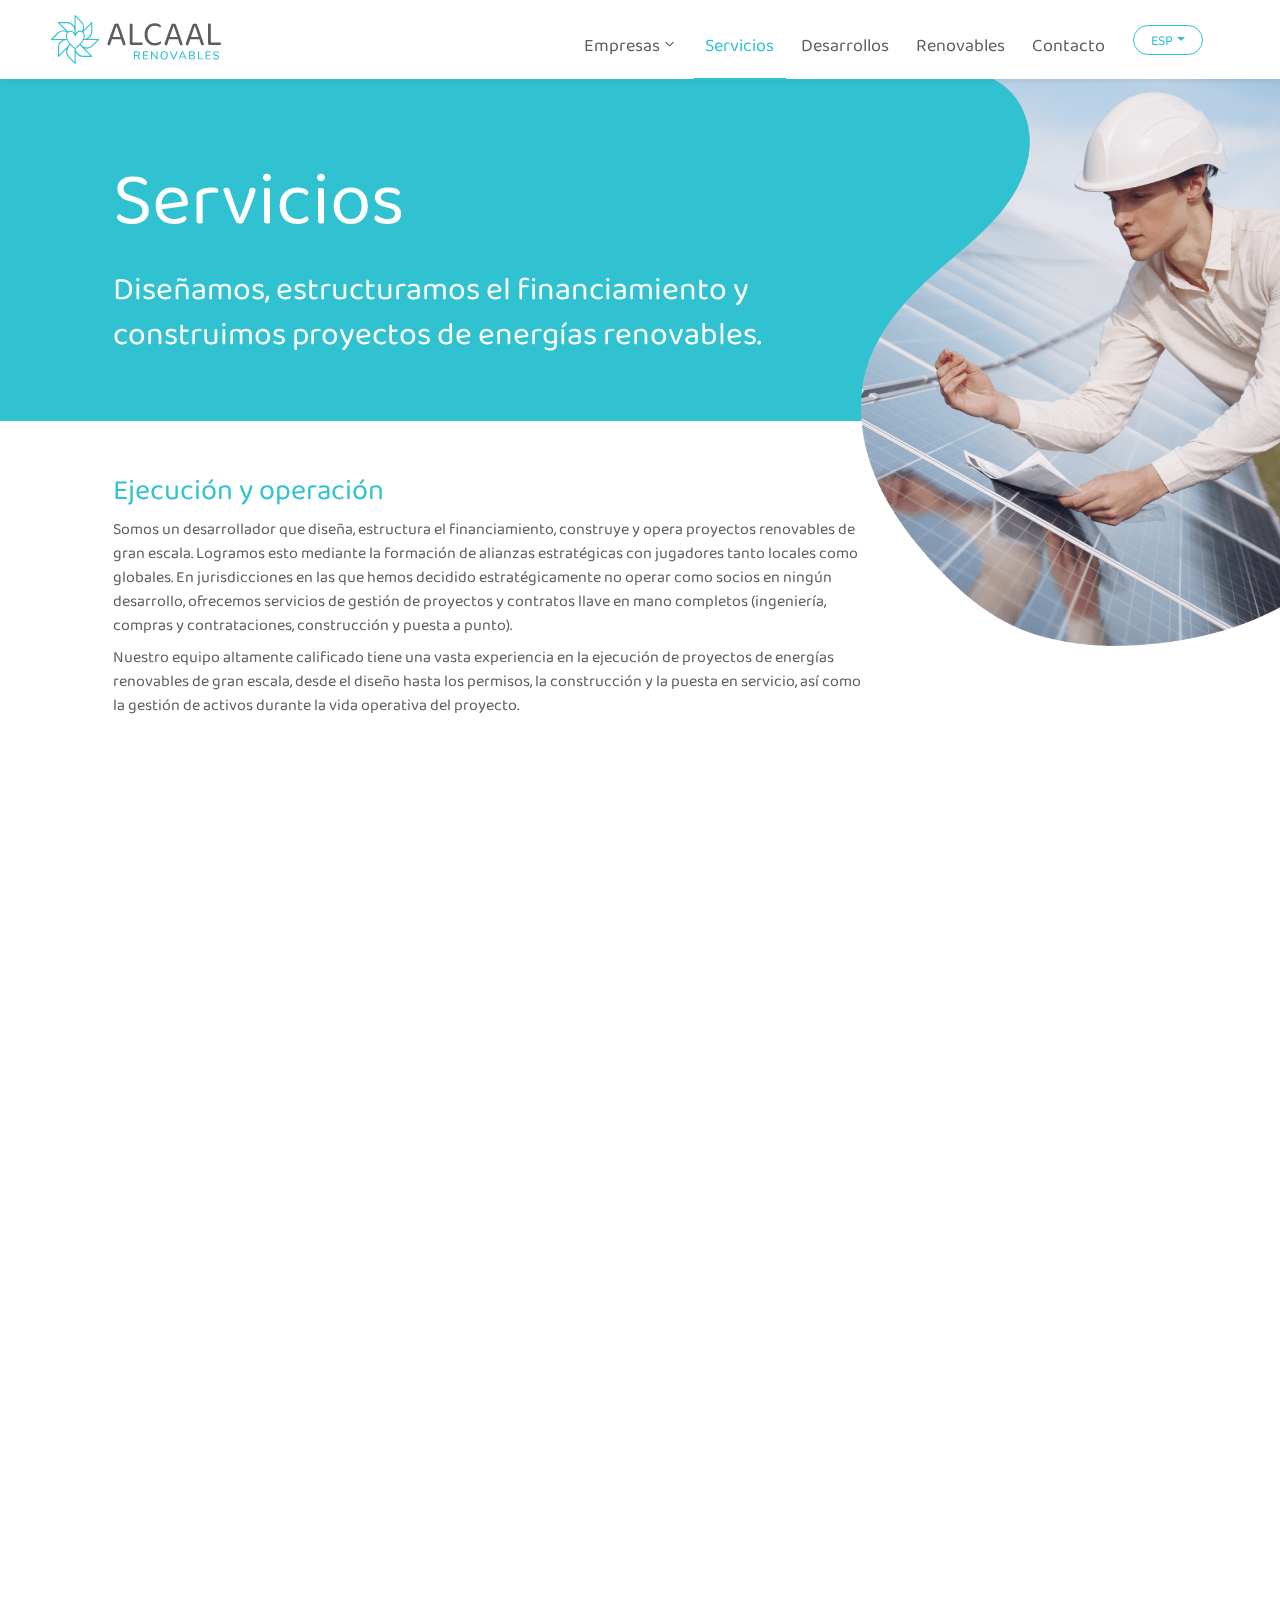
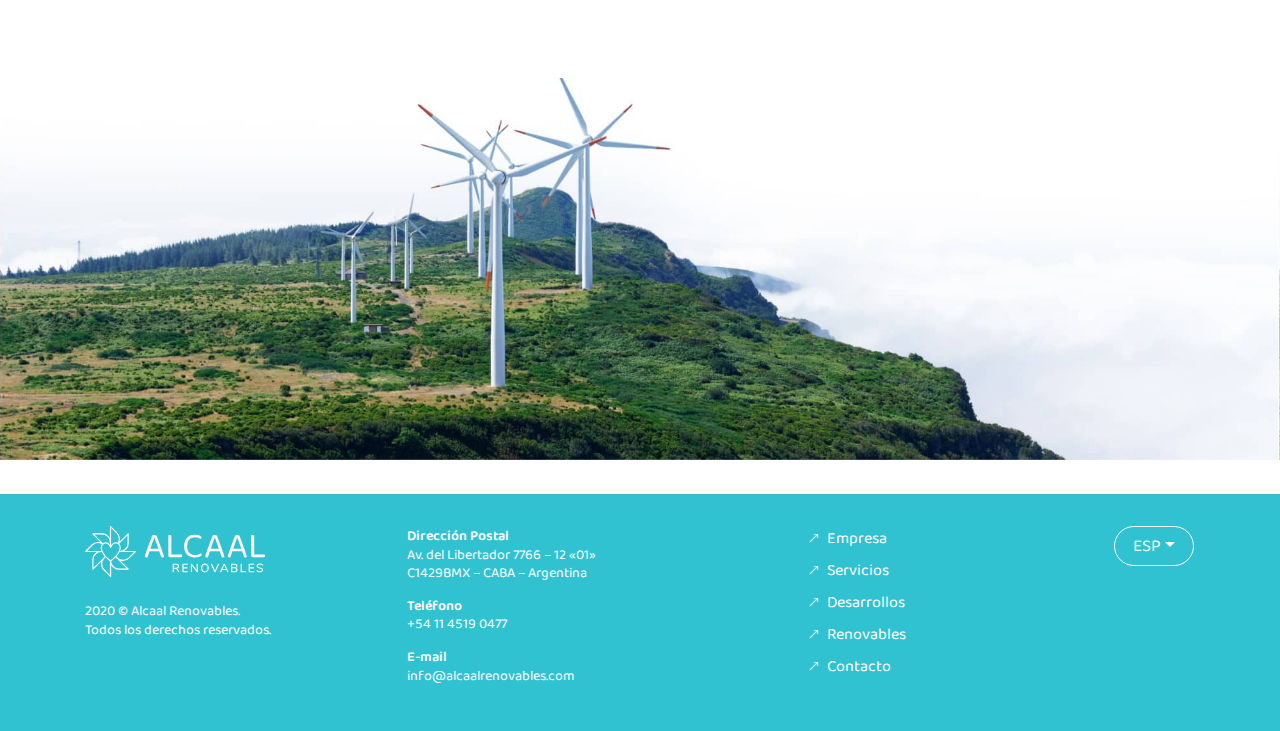
<file: Servicios.html>
<!DOCTYPE html>
<html lang="es">
<head>
    <meta charset="UTF-8">
    <meta http-equiv="X-UA-Compatible" content="IE=edge">
    <meta name="viewport" content="width=device-width, initial-scale=1, shrink-to-fit=no">
    <!-- Title -->
    <title>Alcaal Renovables - Servicios</title>
    <!-- Favicon -->
    <link rel="icon" href="img/favicon/favicon.ico">
    <link rel="apple-touch-icon" href="img/favicon/apple-icon.png"/>
    <link rel="icon" type="image/png" sizes="192x192" href="img/favicon/favicon-192x192.png"/>
    <link rel="icon" type="image/png" sizes="96x96" href="img/favicon/favicon-96x96.png"/>
    <link rel="icon" type="image/png" sizes="32x32" href="img/favicon/favicon-32x32.png"/>
    <link rel="icon" type="image/png" sizes="16x16" href="img/favicon/favicon-16x16.png"/>
    <!-- Core Stylesheet -->
    <link rel="stylesheet" href="style.css">
    <link rel="stylesheet" href="css/more.css">
    <link rel="stylesheet" href="css/swiper-bundle.min.css">
    <link rel="stylesheet" href="css/aos.css">
</head>
<body id="top">

    <!-- ***** Header Area Start ***** -->
    <header class="header-area">
        <!-- Main Header Start -->
        <div class="main-header-area2">
            <div class="classy-nav-container breakpoint-off">
                <!-- Classy Menu -->
                <nav class="classy-navbar justify-content-between" id="uzaNav">

                    <!-- Logo -->
                    <a class="nav-brand" href="index.html"><img class="logo-head" src="img/logo-color.svg" alt=""></a>

                    <!-- Navbar Toggler -->
                    <div class="classy-navbar-toggler">
                        <span class="navbarToggler"><span></span><span></span><span></span></span>
                    </div>

                    <!-- Menu -->
                    <div class="classy-menu">

                        <!-- Logo -->
                        <a class="brand-movil" href="index.html"><img src="img/logo-color.svg" alt="" width="150"></a>

                        <div class="classycloseIcon">
                            <div class="cross-wrap"><span class="top"></span><span class="bottom"></span></div>
                        </div>
                    <!-- Nav Start -->
                    <div class="classynav head-lang">
                      <ul id="nav">
                        <li class="dropdown has-megamenu head-lang">
                            <a class="item-menu meg-a" key="item-1" href="#!"><i class="arrow_right-up icon-link-m d-inline-block d-xl-none"></i>Empresas<i id="drop" class="arrow_carrot-down"></i></a>
                            <div class="dropdown-menu block megamenu active-a">
                              <div class="row justify-content-start">
                                
                                <div class="col-lg-6 margin-auto"><div class="mega-menu-text text-right justify-content-end d-none d-xl-flex head-lang">
                                  <h2 key="item-1-a">Apoyando activamente el<br>desarrollo sustentable</h2></div></div>
                                        
                                <div class="col-lg-5"> 
                                  <ul class="link" style="display: grid;">
                                  <div class="d-inline-flex head-lang">
                                    <li class="head-lang"><a key="item-1-1" class="link" href="About.html"><i class="arrow_right-up icon-zise mr-2"></i>Sobre nosotros</a></li></div>
                                  <div class="d-inline-flex head-lang">
                                    <li class="head-lang"><a key="item-1-2" class="link" href="Sistemas.html"><i class="arrow_right-up icon-zise mr-2"></i>Sistema de gestión</a></li></div>
                                  <div class="d-inline-flex head-lang">
                                    <li class="head-lang"><a key="item-1-3" class="link" href="Team.html"><i class="arrow_right-up icon-zise mr-2"></i>Nuestro equipo</a></li></div>
                                </ul>           

                                </div>
                                
                              </div> 
                            </div>
                        </li>
                        <li class="head-lang"><a key="item-2" class="item-menu mega-item-2" href="Servicios.html">
                            <i class="arrow_right-up icon-link-m d-inline-block d-xl-none"></i>Servicios</a></li>
                        <li class="head-lang"><a key="item-3" class="item-menu" href="Desarrollos.html">
                            <i class="arrow_right-up icon-link-m d-inline-block d-xl-none"></i>Desarrollos</a></li>
                        <li class="head-lang"><a key="item-4" class="item-menu" href="Renovables.html">
                            <i class="arrow_right-up icon-link-m d-inline-block d-xl-none"></i>Renovables</a></li>
                        <li class="head-lang"><a key="item-5" class="item-menu" href="Contacto.html">
                            <i class="arrow_right-up icon-link-m d-inline-block d-xl-none"></i>Contacto</a></li>

                      </ul> 
                      <hr class="mb-4 d-block d-xl-none">                          
                      <div class="dropdown lang head-lang">
                        <button class="btn uza-btn btn-lang dropdown-toggle" type="button" id="lang" data-toggle="dropdown" aria-haspopup="true" aria-expanded="false" key="select-lang">ESP</button>
                        <div class="dropdown-menu" aria-labelledby="lang" key="select-idioma">
                          <button class="dropdown-item active" type="button" onclick="setLanguage('en')">English</button>
                          <button class="dropdown-item" type="button" onclick="setLanguage('es')">Español</button>
                          <button class="dropdown-item" type="button" onclick="setLanguage('pt')">Portugués</button>
                        </div>
                      </div>
                    </div>
                    <!-- Nav End -->
                    </div>
                </nav>
            </div>
        </div>
    </header>
    <!-- ***** Header Area End ***** -->


    <!-- ***** Welcome Area Start ***** -->
    <section class="serv-area padd-servi bg-fond">
        <div class="container justify-content-center">
          <div class="row">
              <div class="col-12 col-md-10 col-lg-10">
                  <div class="d-none d-xl-block"><img data-aos="fade-left" src="img/bg-img/img-3.png" class="img-lateral-serv"></div>
                  <div class="d-block d-xl-none"><img data-aos="fade-left" src="img/bg-img/img-3-mov.png" class="img-lateral-serv"></div>
                  <div class="nl-content-ser servi-lang">
                    <h2 key="text-title" data-aos="fade-right" data-aos-delay="200" class="line-h-1 head">Servicios</h2>
                    <h3 key="text-title-b" data-aos="fade-up" data-aos-delay="300" class="head">Diseñamos, estructuramos el financiamiento y construimos proyectos de energías renovables.</h3>
                  </div>
              </div>          
          </div>          
        </div>
    </section>
    <!-- ***** Welcome Area End ***** -->

    <!-- ***** Welcome Area Start ***** -->
    <section class="serv-area padd-servi-b">
        <div class="container justify-content-center">
          <div class="row">
              <div class="col-12 col-md-10 col-lg-10">
                  <div class="nl-content servi-lang" data-aos="fade-up">
                    <h2 key="sec-1-title" class="no-m">Ejecución y operación</h2>
                    <p key="sec-1-parrafo">Somos un desarrollador que diseña, estructura el financiamiento, construye y opera proyectos renovables de gran escala. Logramos esto mediante la formación de alianzas estratégicas con jugadores tanto locales como globales. En jurisdicciones en las que hemos decidido estratégicamente no operar como socios en ningún desarrollo, ofrecemos servicios de gestión de proyectos y contratos llave en mano completos (ingeniería, compras y contrataciones, construcción y puesta a punto).</p>
                    <p key="sec-1-parrafo-1">Nuestro equipo altamente calificado tiene una vasta experiencia en la ejecución de proyectos de energías renovables de gran escala, desde el diseño hasta los permisos, la construcción y la puesta en servicio, así como la gestión de activos durante la vida operativa del proyecto.</p>
                  </div>
              </div>       
          </div>          
        </div>
    </section>
    <!-- ***** Welcome Area End ***** -->
    
        <!-- ***** Expertice Area Start ***** -->
    <section class="sec-serv-area">
        <div class="container">
            <div class="row justify-content-between ind-items-serv d-none d-xl-flex" >
                  <div class="content-hover" data-aos="fade-up">
                    <div class="card lift-2">
                      <div class="card-header"><img src="img/core-img/img-1.png"></div>
                        <div class="card-body">
                          <div class="content servi-lang">
                            <h3 key="card-1-title">Gestión de proyectos</h3>
                            <p key="card-1-parrafo">Definicion del alcance. Presupuestos. Planificación. Control de Progreso. Plan de Comunicación y gestión de las partes interesadas. Establezca un Plan HSE robusto para asegurar que el Proyecto cumpla con todas las regulaciones aplicables, etc.</p>
                          </div>
                        </div>
                    </div>
                  </div>
                  <div class="content-hover" data-aos="fade-up" data-aos-delay="200">
                    <div class="card lift-2">
                      <div class="card-header"><img src="img/core-img/img-2.png"></div>
                        <div class="card-body">
                          <div class="content servi-lang">
                            <h3 key="card-2-title">Gestión de riesgos</h3>
                            <p key="card-2-parrafo">Identificación de riesgos y oportunidades, cuantificar el impacto al proyecto, establecer un plan de mitigación y monitorear el progreso</p>
                          </div>
                        </div>
                    </div>
                  </div>
                  <div class="content-hover" data-aos="fade-up" data-aos-delay="400">
                    <div class="card lift-2">
                      <div class="card-header"><img src="img/core-img/img-3.png"></div>
                        <div class="card-body">
                          <div class="content servi-lang">
                            <h3 key="card-3-title">Gestión de contratos</h3>
                            <p key="card-3-parrafo">Determine la Estrategia de Contratación más adecuada para cada uno de los subcontratistas del Proyecto, la negociación de Contrato y el monitoreo a lo largo de la Ejecución del Proyecto.</p>
                          </div>
                        </div>
                    </div>
                  </div>
                  <div class="content-hover" data-aos="fade-up" data-aos-delay="600">
                    <div class="card lift-2">
                      <div class="card-header"><img src="img/core-img/img-4.png"></div>
                        <div class="card-body">
                          <div class="content servi-lang">                          
                            <h3 key="card-4-title">Compras y contrataciones</h3>
                            <p key="card-4-parrafo">Definir una sólida estrategia de adquisición para cada proyecto, analizar y seleccionar proveedores, establecer y emitir robustas órdenes de compra, logística y seguimiento.</p>
                          </div>
                        </div>
                    </div>
                  </div>
            </div>  

            <section class="contenedor d-flex d-xl-none">
              <!-- Swiper -->
              <div class="swiper-container">
                <div class="swiper-wrapper">
                  
                  <div class="swiper-slide justify-content-start card card-movi">
                      <div class="content-hover-2">
                          <div class="card-body face face2">
                            <img src="img/core-img/img-1.png">
                              <div class="content servi-lang">
                                <h3 key="card-1-title">Gestión de proyectos</h3>
                                <p key="card-1-parrafo">Definicion del alcance. Presupuestos. Planificación. Control de Progreso. Plan de Comunicación y gestión de las partes interesadas. Establezca un Plan HSE robusto para asegurar que el Proyecto cumpla con todas las regulaciones aplicables, etc.</p>
                              </div>
                          </div>
                      </div>
                  </div>

                  <div class="swiper-slide justify-content-start card card-movi">
                      <div class="content-hover-2">
                          <div class="card-body face face2">
                            <img src="img/core-img/img-2.png">
                              <div class="content servi-lang">
                                <h3 key="card-2-title">Gestión de riesgos</h3>
                                <p key="card-2-parrafo">Identificación de riesgos y oportunidades, cuantificar el impacto al proyecto, establecer un plan de mitigación y monitorear el progreso</p>
                              </div>
                          </div>
                      </div>
                  </div>

                  <div class="swiper-slide justify-content-start card card-movi">
                      <div class="content-hover-2">
                          <div class="card-body face face2">
                            <img src="img/core-img/img-3.png">
                              <div class="content servi-lang">
                                <h3 key="card-3-title">Gestión de contratos</h3>
                                <p key="card-3-parrafo">Determine la Estrategia de Contratación más adecuada para cada uno de los subcontratistas del Proyecto, la negociación de Contrato y el monitoreo a lo largo de la Ejecución del Proyecto.</p>
                              </div>
                          </div>
                      </div>
                  </div>

                  <div class="swiper-slide justify-content-start card card-movi">
                      <div class="content-hover-2">
                          <div class="card-body face face2">
                            <img src="img/core-img/img-4.png">
                              <div class="content servi-lang">                                
                                <h3 key="card-4-title">Compras y contrataciones</h3>
                                <p key="card-4-parrafo">Definir una sólida estrategia de adquisición para cada proyecto, analizar y seleccionar proveedores, establecer y emitir robustas órdenes de compra, logística y seguimiento.</p>
                              </div>
                          </div>
                      </div>
                  </div>

                </div>
              </div>
            </section>       
        </div>
    </section>
    <!-- ***** servi-langtice Area End ***** -->

    <!-- ***** Welcome Area Start ***** -->
    <section class="serv-area padd-servi-c">
        <div class="container justify-content-center">
          <div class="row">
              <div class="col-12 col-md-10 col-lg-10">
                  <div class="nl-content servi-lang" data-aos="fade-up">
                    <h2 key="sec-2-title">Servicios financieros</h2>
                    <p key="sec-2-parrafo">Nuestro equipo altamente calificado tiene una amplia experiencia en la financiación de proyectos de energía de gran escala (eólica, solar fotovoltaica, mareomotriz y petróleo y gas). Como grupo, también tenemos experiencia en el financiamiento de otros proyectos de infraestructura y comerciales que nos han permitido establecer relaciones a largo plazo con varias instituciones financieras y multilaterales en todo el mundo, y estamos en una buena posición para diseñar, optimizar y ejecutar las mejores estrategias para lograr cierre de cada proyecto que emprendemos.</p>
                  </div>
              </div> 
              <div class="col-12 col-md-10 col-lg-10">
                  <div class="nl-content servi-lang" data-aos="fade-up">
                    <h2 key="sec-3-title">Fusiones y Adquisiciones</h2>
                    <p key="sec-3-parrafo">Estamos buscando permanentemente expandir nuestro portafolio de desarrollos greenfield competitivos y, como tales, estamos siempre a la búsqueda de nuevos desarrollos. Póngase en contacto con nosotros si desea hablar sobre un proyecto existente.</p>
                  </div>
              </div>        
          </div>          
        </div>
    </section>
    <!-- ***** Welcome Area End ***** -->

    <!-- ***** Sec-footer Area Start ***** -->
    <section class="sec-footer-area service">        
    </section>
    <!-- ***** Sec-footer Area End ***** -->

    <!-- ***** Footer Area Start ***** -->
    <footer class="footer-area">
        <div class="container">
            <div class="row justify-content-between d-flex d-xl-none">
              <div class="col-8 col-sm-8 col-lg-4">
                    <img src="img/logo-white-f.svg" alt="" width="180">
              </div>
              <div class="col-3 col-sm-3 col-lg-2" style="z-index:1000;">
                <div class="single-footer-widget">                      
                    <div class="row footer-social-info mb-4 footer check-lang justify-content-end"> 
                      <div class="dropdown lang footer-lang">
                        <button class="btn uza-btn foo btn-lang dropdown-toggle" type="button" id="lang" data-toggle="dropdown" aria-haspopup="true" aria-expanded="false" key="select-lang">ESP</button>
                        <div class="dropdown-menu" aria-labelledby="lang" key="select-idioma">
                          <button class="dropdown-item active" type="button" onclick="setLanguage('en')">English</button>
                          <button class="dropdown-item" type="button" onclick="setLanguage('es')">Español</button>
                          <button class="dropdown-item" type="button" onclick="setLanguage('pt')">Portugués</button>
                        </div>
                      </div>                   
                    </div>
                </div>
              </div> 
            </div>
            <div class="row justify-content-between">
                <!-- Single Footer Widget -->
                <div class="col-5 col-sm-4 col-lg-3 d-none d-xl-block">
                    <img src="img/logo-white-f.svg" alt="" width="180">
                    <div class="single-footer-widget mt-4">                        
                        <!-- Footer Content -->
                        <div class="footer-content mb-15 footer-lang">
                            <p>2020 © Alcaal Renovables.</p>
                            <p key="copyr">Todos los derechos reservados.</p>
                        </div>
                  </div>
                </div>     

                <!-- Single Footer Widget -->
                <div class="col-4 col-sm-4 col-lg-4 d-none d-xl-block">
                  <div class="single-footer-widget">                        
                        <!-- Footer Content -->
                        <div class="footer-content mb-15 footer-lang">
                            <p key="info-text-1" class="sub">Dirección postal</p>
                            <p>Av. del Libertador 7766 – 12 «01»<br>C1429BMX – CABA – Argentina</p>
                        </div>
                        <div class="footer-content mb-15">
                            <p class="sub" key="info-text-2">Teléfono</p>
                            <p>+54 11 4519 0477</p>
                        </div>
                        <div class="footer-content mb-15">
                            <p class="sub">E-mail</p>
                            <p>info@alcaalrenovables.com</p>
                        </div>
                  </div>
                </div>  

                <!-- Single Footer Widget -->
                <div class="col-6 col-sm-3 col-lg-3">
                    <div class="single-footer-widget">
                        <!-- Nav -->
                        <nav>
                            <ul class="our-link">
                                <li class="footer-lang footer"><i class="arrow_right-up icon-zise mr-2"></i>
                                  <a key="link-text-1" href="About.html">Empresa</a></li>
                                <li class="footer-lang footer"><i class="arrow_right-up icon-zise mr-2"></i>
                                  <a key="link-text-2" href="Servicios.html">Servicios</a></li>
                                  <li class="footer-lang footer"><i class="arrow_right-up icon-zise mr-2"></i>
                                  <a key="link-text-3" href="Desarrollos">Desarrollos</a></li>
                                  <li class="footer-lang footer"><i class="arrow_right-up icon-zise mr-2"></i>
                                  <a key="link-text-4" href="Renovables.html">Renovables</a></li>
                                <li class="footer-lang footer"><i class="arrow_right-up icon-zise mr-2"></i>
                                  <a key="link-text-5" href="Contacto.html">Contacto</a></li>
                            </ul>
                        </nav>
                    </div>
                    <div class="single-footer-widget mt-4 d-block d-xl-none">                        
                        <!-- Footer Content -->
                        <div class="footer-content mb-15 footer-lang">
                            <p>2020 © Alcaal Renovables.</p>
                            <p key="copyr">Todos los derechos reservados.</p>
                        </div>
                  </div>
                </div>

                <!-- Single Footer Widget -->
                <div class="col-5 col-sm-5 col-lg-5 d-block d-xl-none">
                  <div class="single-footer-widget">                        
                        <!-- Footer Content -->
                        <div class="footer-content mb-15 footer">
                            <p key="info-text-1" class="sub">Dirección postal</p>
                            <p>Av. del Libertador 7766 – 12 «01»<br>C1429BMX – CABA – Argentina</p>
                        </div>
                        <div class="footer-content mb-15">
                            <p class="sub" key="info-text-2">Teléfono</p>
                            <p>+54 11 4519 0477</p>
                        </div>
                        <div class="footer-content mb-15">
                            <p class="sub">E-mail</p>
                            <p>info@alcaalrenovables.com</p>
                        </div>
                  </div>
                </div> 

                <!-- Single Footer Widget -->
                <div class="col-5 col-sm-1 col-lg-1 d-none d-xl-flex">
                    <div class="single-footer-widget">                                                         
                      <div class="dropdown lang footer-lang">
                        <button class="btn uza-btn btn-lang foo dropdown-toggle" type="button" id="lang" data-toggle="dropdown" aria-haspopup="true" aria-expanded="false" key="select-lang">ESP</button>
                        <div class="dropdown-menu" aria-labelledby="lang" key="select-idioma">
                          <button class="dropdown-item active" type="button" onclick="setLanguage('en')">English</button>
                          <button class="dropdown-item" type="button" onclick="setLanguage('es')">Español</button>
                          <button class="dropdown-item" type="button" onclick="setLanguage('pt')">Portugués</button>
                        </div>
                      </div>                    
                        

                    </div>
                </div> 
            </div>
        </div>
    </footer>
    <!-- ***** Footer Area End ***** -->

    <!-- ******* All JS Files ******* -->
    <!-- jQuery js -->
    <script src="https://code.jquery.com/jquery-3.5.1.min.js" ></script>
    <script src="js/langChange.js"></script>
    <script src="js/jquery.min.js"></script>
    <script src="js/jquery.easing.min.js"></script>
    <!-- Popper js -->
    <script src="js/popper.min.js"></script>
    <!-- Bootstrap js -->
    <script src="js/bootstrap.min.js"></script>
    <!-- All js -->
    <script src="js/uza.bundle.js"></script>
    <!-- Active js -->    
    <script src="js/default-assets/active.js"></script>
    <script src="js/aos.js"></script>
    <script src="js/swiper-bundle.min.js"></script>

    <!-- Initialize AOS -->
    <script>
      AOS.init({
          easing: 'ease-in-out-sine',
          duration: 900,
          once: true
        });

      var swiper = new Swiper('.swiper-container', {
      slidesPerView: 1,
      spaceBetween: 20,
      pagination: {
        el: '.swiper-pagination',
        clickable: true,
      },
    });
    </script>
</body>

</html>
</file>
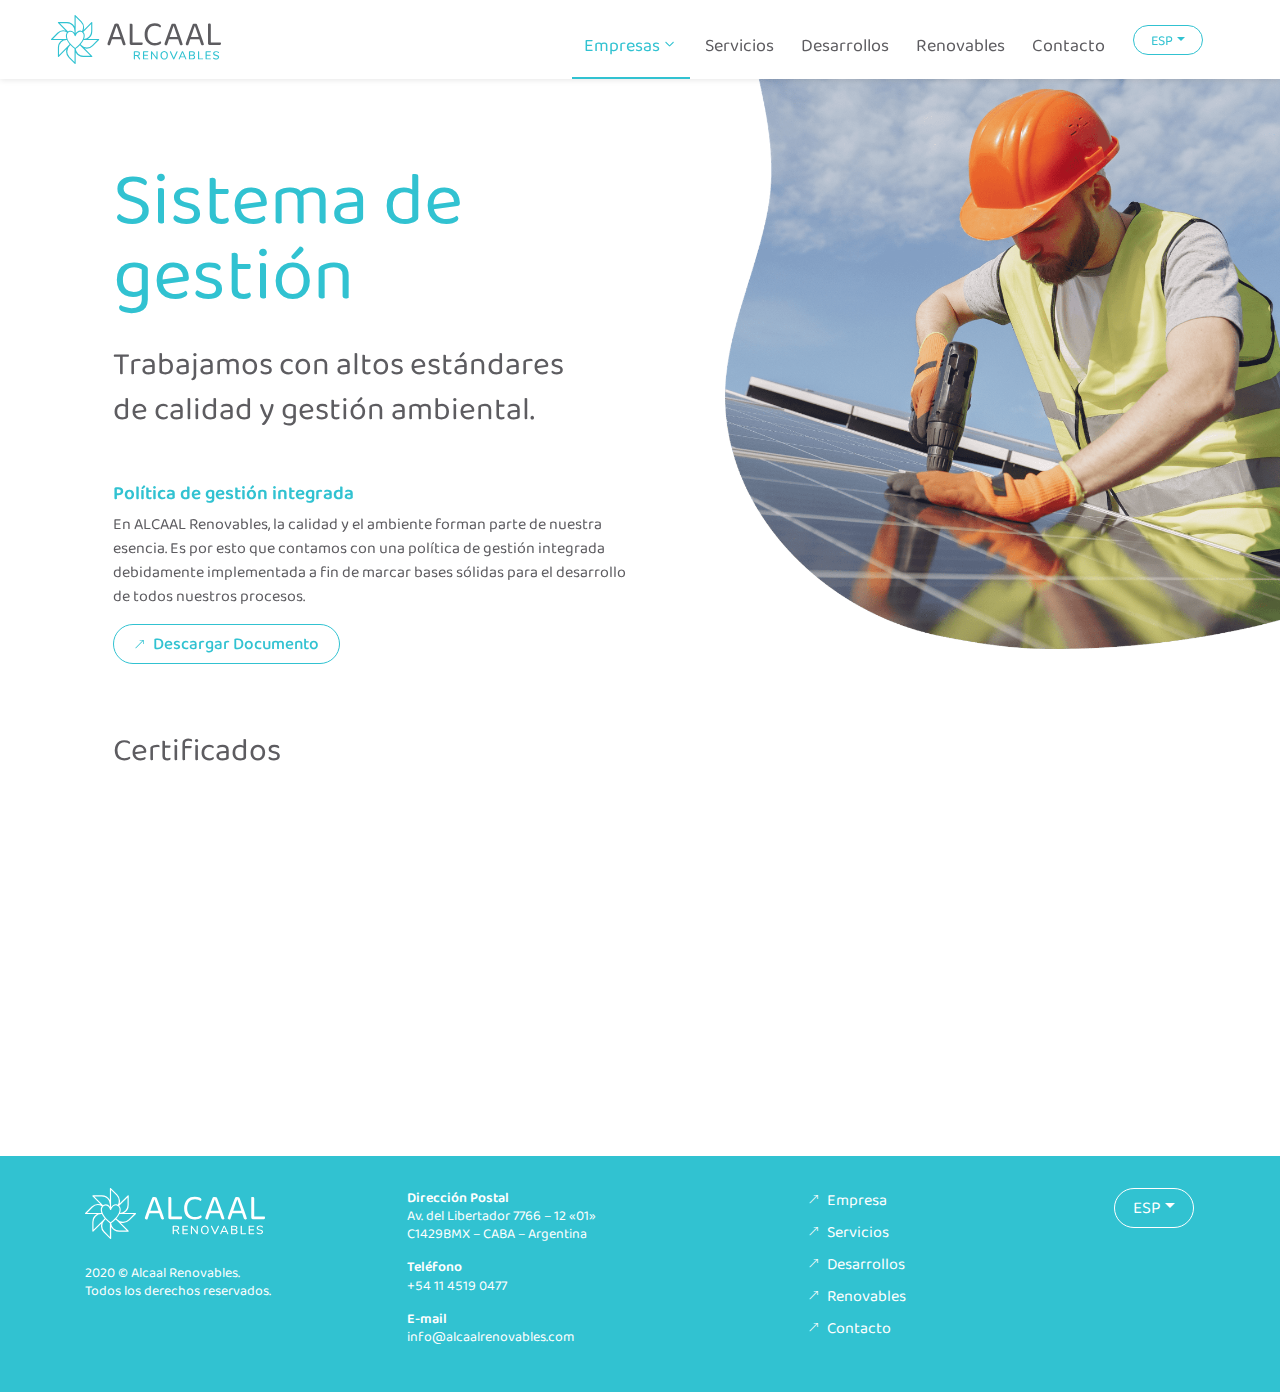
<file: Sistemas.html>
<!DOCTYPE html>
<html lang="es">
<head>
    <meta charset="UTF-8">
    <meta http-equiv="X-UA-Compatible" content="IE=edge">
    <meta name="viewport" content="width=device-width, initial-scale=1, shrink-to-fit=no">
    <!-- Title -->
    <title>Alcaal Renovables - Sistema de gestión</title>
    <!-- Favicon -->
    <link rel="icon" href="img/favicon/favicon.ico">
    <link rel="apple-touch-icon" href="img/favicon/apple-icon.png"/>
    <link rel="icon" type="image/png" sizes="192x192" href="img/favicon/favicon-192x192.png"/>
    <link rel="icon" type="image/png" sizes="96x96" href="img/favicon/favicon-96x96.png"/>
    <link rel="icon" type="image/png" sizes="32x32" href="img/favicon/favicon-32x32.png"/>
    <link rel="icon" type="image/png" sizes="16x16" href="img/favicon/favicon-16x16.png"/>
    <!-- Core Stylesheet -->
    <link rel="stylesheet" href="style.css">
    <link rel="stylesheet" href="css/more.css">
    <link rel="stylesheet" href="css/aos.css">
</head>
<body id="top">
    
    <!-- ***** Header Area Start ***** -->
    <header class="header-area">
        <!-- Main Header Start -->
        <div class="main-header-area2">
            <div class="classy-nav-container breakpoint-off">
                <!-- Classy Menu -->
                <nav class="classy-navbar justify-content-between" id="uzaNav">

                    <!-- Logo -->
                    <a class="nav-brand" href="index.html"><img class="logo-head" src="img/logo-color.svg" alt=""></a>

                    <!-- Navbar Toggler -->
                    <div class="classy-navbar-toggler">
                        <span class="navbarToggler"><span></span><span></span><span></span></span>
                    </div>

                    <!-- Menu -->
                    <div class="classy-menu">

                        <!-- Logo -->
                        <a class="brand-movil" href="index.html"><img src="img/logo-color.svg" alt="" width="150"></a>

                        <div class="classycloseIcon">
                            <div class="cross-wrap"><span class="top"></span><span class="bottom"></span></div>
                        </div>
                    <!-- Nav Start -->
                    <div class="classynav head-lang">
                      <ul id="nav">
                        <li class="dropdown has-megamenu head-lang">
                            <a class="item-menu mega-item" key="item-1" href="#!"><i class="arrow_right-up icon-link-m d-inline-block d-xl-none"></i>Empresas<i id="drop" class="arrow_carrot-down"></i></a>
                            <div class="dropdown-menu block megamenu ">
                              <div class="row justify-content-start">
                                
                                <div class="col-lg-6 margin-auto"><div class="mega-menu-text text-right justify-content-end d-none d-xl-flex head-lang">
                                  <h2 key="item-1-a">Apoyando activamente el<br>desarrollo sustentable</h2></div></div>
                                        
                                <div class="col-lg-5"> 
                                  <ul class="link" style="display: grid;">
                                  <div class="d-inline-flex head-lang">
                                    <li class="head-lang"><a key="item-1-1" class="link" href="About.html"><i class="arrow_right-up icon-zise mr-2"></i>Sobre nosotros</a></li></div>
                                  <div class="d-inline-flex head-lang">
                                    <li class="head-lang"><a key="item-1-2" class="link" href="Sistemas.html"><i class="arrow_right-up icon-zise mr-2"></i>Sistema de gestión</a></li></div>
                                  <div class="d-inline-flex head-lang">
                                    <li class="head-lang"><a key="item-1-3" class="link" href="Team.html"><i class="arrow_right-up icon-zise mr-2"></i>Nuestro equipo</a></li></div>
                                </ul>           

                                </div>
                                
                              </div> 
                            </div>
                        </li>
                        <li class="head-lang"><a key="item-2" class="item-menu" href="Servicios.html">
                            <i class="arrow_right-up icon-link-m d-inline-block d-xl-none"></i>Servicios</a></li>
                        <li class="head-lang"><a key="item-3" class="item-menu" href="Desarrollos.html">
                            <i class="arrow_right-up icon-link-m d-inline-block d-xl-none"></i>Desarrollos</a></li>
                        <li class="head-lang"><a key="item-4" class="item-menu" href="Renovables.html">
                            <i class="arrow_right-up icon-link-m d-inline-block d-xl-none"></i>Renovables</a></li>
                        <li class="head-lang"><a key="item-5" class="item-menu" href="Contacto.html">
                            <i class="arrow_right-up icon-link-m d-inline-block d-xl-none"></i>Contacto</a></li>

                      </ul> 
                      <hr class="mb-4 d-block d-xl-none">                          
                      <div class="dropdown lang head-lang">
                        <button class="btn uza-btn btn-lang dropdown-toggle" type="button" id="lang" data-toggle="dropdown" aria-haspopup="true" aria-expanded="false" key="select-lang">ESP</button>
                        <div class="dropdown-menu" aria-labelledby="lang" key="select-idioma">
                          <button class="dropdown-item active" type="button" onclick="setLanguage('en')">English</button>
                          <button class="dropdown-item" type="button" onclick="setLanguage('es')">Español</button>
                          <button class="dropdown-item" type="button" onclick="setLanguage('pt')">Portugués</button>
                        </div>
                      </div>
                    </div>
                    <!-- Nav End -->
                    </div>
                </nav>
            </div>
        </div>
    </header>
    <!-- ***** Header Area End ***** -->


    <!-- ***** Welcome Area Start ***** -->
    <section class="about-area padd-sistema">
        <div class="container justify-content-center">
          <div class="row">
              <div class="col-12 col-md-7 col-lg-7">
                  <div class="d-none d-xl-block"><img data-aos="fade-left" src="img/bg-img/img-2.png" class="img-lateral-about"></div>
                  <div class="d-block d-xl-none"><img data-aos="fade-left" src="img/bg-img/img-2-mov.png" class="img-lateral-about"></div>

                  <div class="nl-content-sg sg-lang">
                    <h2 key="text-title" data-aos="fade-right" class="line-h-1">Sistema de gestión</h2>
                    <h3 class="b" key="text-title-b" data-aos="fade-up" data-aos-delay="300">Trabajamos con altos estándares de calidad y gestión ambiental.</h3>
                  </div>
              </div>
              <div class="col-12 col-md-7 col-lg-7" data-aos="fade-up" data-aos-delay="500">
                  <div class="nl-content-sg marg-15 sg-lang">
                    <h4 key="sec-1-text" >Política de gestión integrada</h4>
                    <p key="sec-1-parrafo">En ALCAAL Renovables, la calidad y el ambiente forman parte de nuestra esencia. Es por esto que contamos con una política de gestión integrada debidamente implementada a fin de marcar bases sólidas para el desarrollo de todos nuestros procesos.</p>
                    <a href="Descargar/AR-DG-001-Política-de-Gestion-Integrada-v1.pdf" target="_blanc" class="btn uza-btn btn-outline-primary" key="sec-1-btn">
                          <i class="arrow_right-up icon-zise-sec-footer mr-2"></i>Descargar documento</a>
                  </div>
              </div>
              <div class="col-12 col-md-8 col-lg-8" data-aos="fade-right">
                  <div class="nl-content-sg marg-2 sg-lang">
                    <h3 key="text-title-2" class="certi">Certificados</h3>
                  </div>
              </div>
              <div class="col-12 col-md-6 col-lg-6 mb-4" data-aos="fade-up" data-aos-delay="200">
                  <div class="nl-content-sg sg-lang">
                    <h4 key="sec-2-title">ISO 9001:2015</h4>
                    <p key="sec-2-parrafo">Auditorias de Etapa 1 y Etapa 2 de Certificación concluidas con éxito por parte de TUV Rheinland en Dic-2019 y Ene-2020, para la certificación de la norma ISO 9001:2015 correspondiente a la gestión de la calidad de nuestros Desarrollos y Servicios.</p>
                    <a href="Descargar/Certificados-9001_2020.pdf" target="_blanc" class="btn uza-btn btn-outline-primary" key="sec-2-btn">
                          <i class="arrow_right-up icon-zise-sec-footer mr-2"></i>Certificado ISO 9001:2015</a>
                  </div>                  
              </div>
               <div class="col-12 col-md-6 col-lg-6 mb-4" data-aos="fade-up" data-aos-delay="400">
                  <div class="nl-content-sg sg-lang">
                    <h4 key="sec-3-title" >SO 14001:2015</h4>
                    <p key="sec-3-parrafo">Auditorias de Etapa 1 y Etapa 2 de Certificación concluidas con éxito por parte de TUV Rheinland en Dic-2019 y Ene-2020, para la certificación de la norma ISO 14001:2015 correspondiente a la gestión ambiental de nuestros Desarrollos.</p>
                    <a href="Descargar/Certificados-14001_2020.pdf" target="_blanc" class="btn uza-btn btn-outline-primary" key="sec-3-btn">
                          <i class="arrow_right-up icon-zise-sec-footer mr-2"></i>Certificado ISO 14001:2015</a>
                  </div>                  
              </div>         
          </div>          
        </div>
    </section>
    <!-- ***** Welcome Area End ***** -->

    
    <!-- ***** Footer Area Start ***** -->
    <footer class="footer-area">
        <div class="container">
            <div class="row justify-content-between d-flex d-xl-none">
              <div class="col-8 col-sm-8 col-lg-4">
                    <img src="img/logo-white-f.svg" alt="" width="180">
              </div>
              <div class="col-3 col-sm-3 col-lg-2" style="z-index:1000;">
                <div class="single-footer-widget">                      
                    <div class="row footer-social-info mb-4 footer check-lang justify-content-end"> 
                      <div class="dropdown lang footer-lang">
                        <button class="btn uza-btn foo btn-lang dropdown-toggle" type="button" id="lang" data-toggle="dropdown" aria-haspopup="true" aria-expanded="false" key="select-lang">ESP</button>
                        <div class="dropdown-menu" aria-labelledby="lang" key="select-idioma">
                          <button class="dropdown-item active" type="button" onclick="setLanguage('en')">English</button>
                          <button class="dropdown-item" type="button" onclick="setLanguage('es')">Español</button>
                          <button class="dropdown-item" type="button" onclick="setLanguage('pt')">Portugués</button>
                        </div>
                      </div>                   
                    </div>
                </div>
              </div> 
            </div>
            <div class="row justify-content-between">
                <!-- Single Footer Widget -->
                <div class="col-5 col-sm-4 col-lg-3 d-none d-xl-block">
                    <img src="img/logo-white-f.svg" alt="" width="180">
                    <div class="single-footer-widget mt-4">                        
                        <!-- Footer Content -->
                        <div class="footer-content mb-15 footer-lang">
                            <p>2020 © Alcaal Renovables.</p>
                            <p key="copyr">Todos los derechos reservados.</p>
                        </div>
                  </div>
                </div>     

                <!-- Single Footer Widget -->
                <div class="col-4 col-sm-4 col-lg-4 d-none d-xl-block">
                  <div class="single-footer-widget">                        
                        <!-- Footer Content -->
                        <div class="footer-content mb-15 footer-lang">
                            <p key="info-text-1" class="sub">Dirección postal</p>
                            <p>Av. del Libertador 7766 – 12 «01»<br>C1429BMX – CABA – Argentina</p>
                        </div>
                        <div class="footer-content mb-15">
                            <p class="sub" key="info-text-2">Teléfono</p>
                            <p>+54 11 4519 0477</p>
                        </div>
                        <div class="footer-content mb-15">
                            <p class="sub">E-mail</p>
                            <p>info@alcaalrenovables.com</p>
                        </div>
                  </div>
                </div>  

                <!-- Single Footer Widget -->
                <div class="col-6 col-sm-3 col-lg-3">
                    <div class="single-footer-widget">
                        <!-- Nav -->
                        <nav>
                            <ul class="our-link">
                                <li class="footer-lang footer"><i class="arrow_right-up icon-zise mr-2"></i>
                                  <a key="link-text-1" href="About.html">Empresa</a></li>
                                <li class="footer-lang footer"><i class="arrow_right-up icon-zise mr-2"></i>
                                  <a key="link-text-2" href="Servicios.html">Servicios</a></li>
                                  <li class="footer-lang footer"><i class="arrow_right-up icon-zise mr-2"></i>
                                  <a key="link-text-3" href="Desarrollos">Desarrollos</a></li>
                                  <li class="footer-lang footer"><i class="arrow_right-up icon-zise mr-2"></i>
                                  <a key="link-text-4" href="Renovables.html">Renovables</a></li>
                                <li class="footer-lang footer"><i class="arrow_right-up icon-zise mr-2"></i>
                                  <a key="link-text-5" href="Contacto.html">Contacto</a></li>
                            </ul>
                        </nav>
                    </div>
                    <div class="single-footer-widget mt-4 d-block d-xl-none">                        
                        <!-- Footer Content -->
                        <div class="footer-content mb-15 footer-lang">
                            <p>2020 © Alcaal Renovables.</p>
                            <p key="copyr">Todos los derechos reservados.</p>
                        </div>
                  </div>
                </div>

                <!-- Single Footer Widget -->
                <div class="col-5 col-sm-5 col-lg-5 d-block d-xl-none">
                  <div class="single-footer-widget">                        
                        <!-- Footer Content -->
                        <div class="footer-content mb-15 footer">
                            <p key="info-text-1" class="sub">Dirección postal</p>
                            <p>Av. del Libertador 7766 – 12 «01»<br>C1429BMX – CABA – Argentina</p>
                        </div>
                        <div class="footer-content mb-15">
                            <p class="sub" key="info-text-2">Teléfono</p>
                            <p>+54 11 4519 0477</p>
                        </div>
                        <div class="footer-content mb-15">
                            <p class="sub">E-mail</p>
                            <p>info@alcaalrenovables.com</p>
                        </div>
                  </div>
                </div> 

                <!-- Single Footer Widget -->
                <div class="col-5 col-sm-1 col-lg-1 d-none d-xl-flex">
                    <div class="single-footer-widget">                                                         
                      <div class="dropdown lang footer-lang">
                        <button class="btn uza-btn btn-lang foo dropdown-toggle" type="button" id="lang" data-toggle="dropdown" aria-haspopup="true" aria-expanded="false" key="select-lang">ESP</button>
                        <div class="dropdown-menu" aria-labelledby="lang" key="select-idioma">
                          <button class="dropdown-item active" type="button" onclick="setLanguage('en')">English</button>
                          <button class="dropdown-item" type="button" onclick="setLanguage('es')">Español</button>
                          <button class="dropdown-item" type="button" onclick="setLanguage('pt')">Portugués</button>
                        </div>
                      </div>                    
                        

                    </div>
                </div> 
            </div>
        </div>
    </footer>
    <!-- ***** Footer Area End ***** -->

    <!-- ******* All JS Files ******* -->
    <!-- jQuery js -->
    <script src="https://code.jquery.com/jquery-3.5.1.min.js" ></script>
    <script src="js/langChange.js"></script>
    <script src="js/jquery.min.js"></script>    
    <script src="js/jquery.easing.min.js"></script>
    <!-- Popper js -->
    <script src="js/popper.min.js"></script>
    <!-- Bootstrap js -->
    <script src="js/bootstrap.min.js"></script>
    <!-- All js -->
    <script src="js/uza.bundle.js"></script>
    <!-- Active js -->
    <script src="js/default-assets/active.js"></script>
    <script src="js/aos.js"></script>

    <!-- Initialize AOS -->
    <script>
      AOS.init({
          easing: 'ease-in-out-sine',
          duration: 900,
          once: true
        });
    </script>
</body>

</html>
</file>
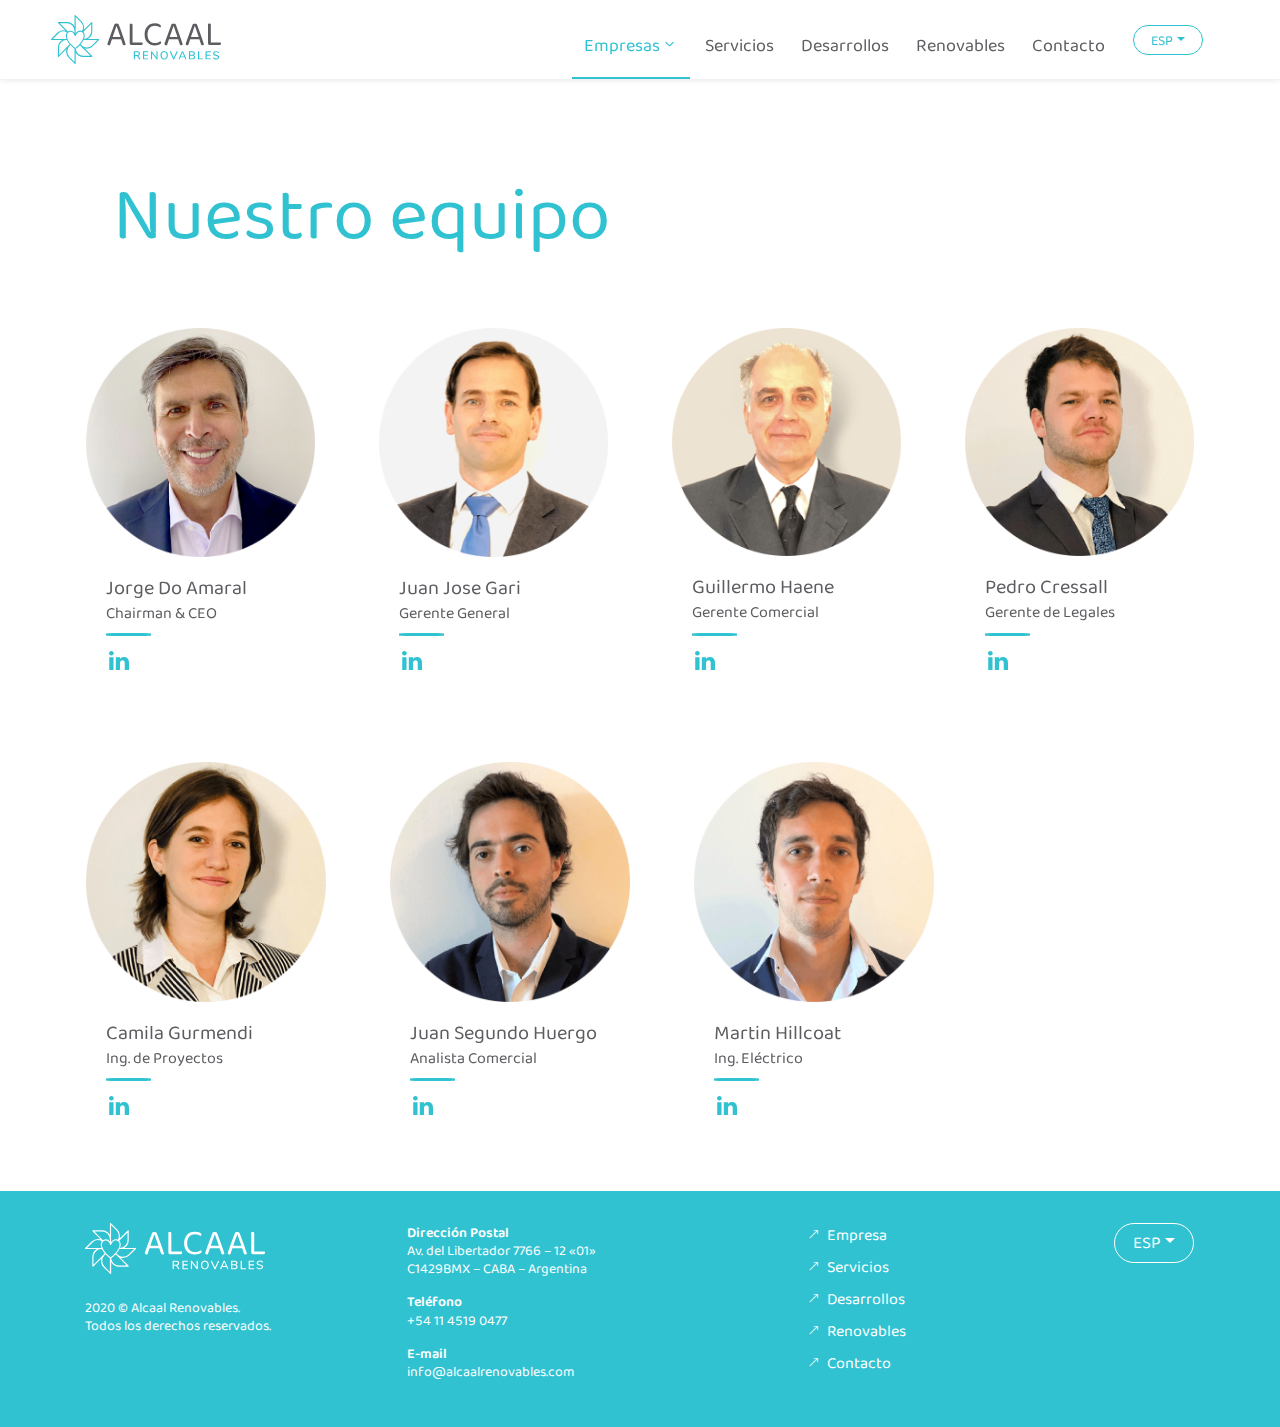
<file: Team.html>
<!DOCTYPE html>
<html lang="es">
<head>
    <meta charset="UTF-8">
    <meta http-equiv="X-UA-Compatible" content="IE=edge">
    <meta name="viewport" content="width=device-width, initial-scale=1, shrink-to-fit=no">
    <!-- Title -->
    <title>Alcaal Renovables - Nuestro Equipo</title>
    <!-- Favicon -->
    <link rel="icon" href="img/favicon/favicon.ico">
    <link rel="apple-touch-icon" href="img/favicon/apple-icon.png"/>
    <link rel="icon" type="image/png" sizes="192x192" href="img/favicon/favicon-192x192.png"/>
    <link rel="icon" type="image/png" sizes="96x96" href="img/favicon/favicon-96x96.png"/>
    <link rel="icon" type="image/png" sizes="32x32" href="img/favicon/favicon-32x32.png"/>
    <link rel="icon" type="image/png" sizes="16x16" href="img/favicon/favicon-16x16.png"/>
    <!-- Core Stylesheet -->
    <link rel="stylesheet" href="style.css">
    <link rel="stylesheet" href="css/more.css">
    <link rel="stylesheet" href="css/aos.css">
</head>
<body id="top">

    <!-- ***** Header Area Start ***** -->
    <header class="header-area">
        <!-- Main Header Start -->
        <div class="main-header-area2">
            <div class="classy-nav-container breakpoint-off">
                <!-- Classy Menu -->
                <nav class="classy-navbar justify-content-between" id="uzaNav">

                    <!-- Logo -->
                    <a class="nav-brand" href="index.html"><img class="logo-head" src="img/logo-color.svg" alt=""></a>

                    <!-- Navbar Toggler -->
                    <div class="classy-navbar-toggler">
                        <span class="navbarToggler"><span></span><span></span><span></span></span>
                    </div>

                    <!-- Menu -->
                    <div class="classy-menu">

                        <!-- Logo -->
                        <a class="brand-movil" href="index.html"><img src="img/logo-color.svg" alt="" width="150"></a>

                        <div class="classycloseIcon">
                            <div class="cross-wrap"><span class="top"></span><span class="bottom"></span></div>
                        </div>
                    <!-- Nav Start -->
                    <div class="classynav head-lang">
                      <ul id="nav">
                        <li class="dropdown has-megamenu head-lang">
                            <a class="item-menu mega-item" key="item-1" href="#!"><i class="arrow_right-up icon-link-m d-inline-block d-xl-none"></i>Empresas<i id="drop" class="arrow_carrot-down"></i></a>
                            <div class="dropdown-menu block megamenu">
                              <div class="row justify-content-start">
                                
                                <div class="col-lg-6 margin-auto"><div class="mega-menu-text text-right justify-content-end d-none d-xl-flex head-lang">
                                  <h2 key="item-1-a">Apoyando activamente el<br>desarrollo sustentable</h2></div></div>
                                        
                                <div class="col-lg-5"> 
                                  <ul class="link" style="display: grid;">
                                  <div class="d-inline-flex head-lang">
                                    <li class="head-lang"><a key="item-1-1" class="link" href="About.html"><i class="arrow_right-up icon-zise mr-2"></i>Sobre nosotros</a></li></div>
                                  <div class="d-inline-flex head-lang">
                                    <li class="head-lang"><a key="item-1-2" class="link" href="Sistemas.html"><i class="arrow_right-up icon-zise mr-2"></i>Sistema de gestión</a></li></div>
                                  <div class="d-inline-flex head-lang">
                                    <li class="head-lang"><a key="item-1-3" class="link" href="Team.html"><i class="arrow_right-up icon-zise mr-2"></i>Nuestro equipo</a></li></div>
                                </ul>           

                                </div>
                                
                              </div> 
                            </div>
                        </li>
                        <li class="head-lang"><a key="item-2" class="item-menu" href="Servicios.html">
                            <i class="arrow_right-up icon-link-m d-inline-block d-xl-none"></i>Servicios</a></li>
                        <li class="head-lang"><a key="item-3" class="item-menu" href="Desarrollos.html">
                            <i class="arrow_right-up icon-link-m d-inline-block d-xl-none"></i>Desarrollos</a></li>
                        <li class="head-lang"><a key="item-4" class="item-menu" href="Renovables.html">
                            <i class="arrow_right-up icon-link-m d-inline-block d-xl-none"></i>Renovables</a></li>
                        <li class="head-lang"><a key="item-5" class="item-menu" href="Contacto.html">
                            <i class="arrow_right-up icon-link-m d-inline-block d-xl-none"></i>Contacto</a></li>

                      </ul> 
                      <hr class="mb-4 d-block d-xl-none">                          
                      <div class="dropdown lang head-lang">
                        <button class="btn uza-btn btn-lang dropdown-toggle" type="button" id="lang" data-toggle="dropdown" aria-haspopup="true" aria-expanded="false" key="select-lang">ESP</button>
                        <div class="dropdown-menu" aria-labelledby="lang" key="select-idioma">
                          <button class="dropdown-item active" type="button" onclick="setLanguage('en')">English</button>
                          <button class="dropdown-item" type="button" onclick="setLanguage('es')">Español</button>
                          <button class="dropdown-item" type="button" onclick="setLanguage('pt')">Portugués</button>
                        </div>
                      </div>
                    </div>
                    <!-- Nav End -->
                    </div>
                </nav>
            </div>
        </div>
    </header>
    <!-- ***** Header Area End ***** -->
    
    <!-- ***** Welcome Area Start ***** -->
    <section class="services-area padd-service">
        <div class="container justify-content-center">
          <div class="row">
              <div class="col-12 col-md-10 col-lg-10">
                  <div class="nl-content team-lang" data-aos="fade-up">
                    <h2 key="title">Nuestro equipo</h2>                    
                  </div> 
              </div>                 
          </div>          
        </div>
    </section>
    <!-- ***** Welcome Area End ***** -->

    <!-- ****** Team Area Start ****** -->
    <section class="team-area section-padding-80">
        <div class="container-fluid">
            <div class="row" style="margin: 0 auto;">

              <div class="card-deck item-team">      

                  <!-- ****** Card Team ****** -->
                  <div class="card" data-aos="fade-up" data-aos-delay="100" >
                      <img src="./img/bg-img/1-team.png" class="card-img-top lift" alt="...">
                      <div class="card-body team-lang">
                        <h5 class="card-title">Jorge Do Amaral</h5>
                        <p class="card-text" key="cargo-1">Chairman & CEO</p></div>
                      <div class="card-footer"><span class="line"></span>
                        <a class="lift" href="http://www.linkedin.com/in/jorge-do-amaral" target="_blanc"><i class="fa fa-linkedin"></i></a></div>
                  </div>

                  <!-- ****** Card Team ****** -->
                  <div class="card" data-aos="fade-up" data-aos-delay="300" >
                      <img src="./img/bg-img/2-team.png" class="card-img-top lift" alt="...">
                      <div class="card-body team-lang">
                        <h5 class="card-title">Juan Jose Gari</h5>
                        <p class="card-text" key="cargo-2">Gerente General</p></div>
                      <div class="card-footer"><span class="line"></span>
                        <a class="lift" href="https://www.linkedin.com/in/juan-gari-118b47b" target="_blanc"><i class="fa fa-linkedin"></i></a></div>
                  </div>

                  <!-- ****** Card Team ****** -->
                  <div class="card" data-aos="fade-up" data-aos-delay="500" >
                      <img src="./img/bg-img/3-team.png" class="card-img-top lift" alt="...">
                      <div class="card-body team-lang">
                        <h5 class="card-title">Guillermo Haene</h5>
                        <p class="card-text" key="cargo-3">Gerente Comercial</p></div>
                      <div class="card-footer"><span class="line"></span>
                        <a class="lift" href="https://www.linkedin.com/in/guillermo-haene-b7b0941b8" target="_blanc"><i class="fa fa-linkedin"></i></a></div>
                  </div>

                  <!-- ****** Card Team ****** -->
                  <div class="card" data-aos="fade-up" data-aos-delay="700" >
                      <img src="./img/bg-img/4-team.png" class="card-img-top lift" alt="...">
                      <div class="card-body team-lang">
                        <h5 class="card-title">Pedro Cressall</h5>
                        <p class="card-text" key="cargo-4">Gerente de Legales</p></div>
                      <div class="card-footer"><span class="line"></span>
                        <a class="lift" href="https://www.linkedin.com/in/pedrocressall" target="_blanc"><i class="fa fa-linkedin"></i></a></div>
                  </div>   
                  
              </div> 

              <div class="card-deck item-team">                  
                  
                  <!-- ****** Card Team ****** -->
                  <div class="card" data-aos="fade-up" data-aos-delay="100" >
                      <img src="./img/bg-img/5-team.png" class="card-img-top lift" alt="...">
                      <div class="card-body team-lang">
                        <h5 class="card-title">Camila Gurmendi</h5>
                        <p class="card-text" key="cargo-5">Ing. de Proyectos</p></div>
                      <div class="card-footer"><span class="line"></span>
                        <a class="lift" href="https://www.linkedin.com/in/camila-gurmendi-922213a2" target="_blanc"><i class="fa fa-linkedin"></i></a></div>
                  </div> 

                  <!-- ****** Card Team ****** -->
                  <div class="card" data-aos="fade-up" data-aos-delay="300" >
                      <img src="./img/bg-img/6-team.png" class="card-img-top lift" alt="...">
                      <div class="card-body team-lang">
                        <h5 class="card-title">Juan Segundo Huergo</h5>
                        <p class="card-text" key="cargo-6">Analista Comercial</p></div>
                      <div class="card-footer"><span class="line"></span>
                        <a class="lift" href="https://www.linkedin.com/in/juan-segundo-huergo-56a8b112a" target="_blanc"><i class="fa fa-linkedin"></i></a></div>
                  </div>

                  <!-- ****** Card Team ****** -->
                  <div class="card" data-aos="fade-up" data-aos-delay="500" >
                      <img src="./img/bg-img/7-team.png" class="card-img-top lift" alt="...">
                      <div class="card-body team-lang"><h5 class="card-title">Martin Hillcoat</h5>
                        <p class="card-text" key="cargo-7">Ing. Eléctrico</p></div>
                      <div class="card-footer"><span class="line"></span>
                        <a class="lift" href="https://www.linkedin.com/in/mart%C3%ADn-hillcoat-183579135" target="_blanc"><i class="fa fa-linkedin"></i></a></div>
                  </div> 

              </div>
                
            </div>
        </div>
    </section>
    <!-- ****** Team Area End ****** -->

    
<!-- ***** Footer Area Start ***** -->
    <footer class="footer-area">
        <div class="container">
            <div class="row justify-content-between d-flex d-xl-none">
              <div class="col-8 col-sm-8 col-lg-4">
                    <img src="img/logo-white-f.svg" alt="" width="180">
              </div>
              <div class="col-3 col-sm-3 col-lg-2" style="z-index:1000;">
                <div class="single-footer-widget">                      
                    <div class="row footer-social-info mb-4 footer check-lang justify-content-end"> 
                      <div class="dropdown lang footer-lang">
                        <button class="btn uza-btn foo btn-lang dropdown-toggle" type="button" id="lang" data-toggle="dropdown" aria-haspopup="true" aria-expanded="false" key="select-lang">ESP</button>
                        <div class="dropdown-menu" aria-labelledby="lang" key="select-idioma">
                          <button class="dropdown-item active" type="button" onclick="setLanguage('en')">English</button>
                          <button class="dropdown-item" type="button" onclick="setLanguage('es')">Español</button>
                          <button class="dropdown-item" type="button" onclick="setLanguage('pt')">Portugués</button>
                        </div>
                      </div>                   
                    </div>
                </div>
              </div> 
            </div>
            <div class="row justify-content-between">
                <!-- Single Footer Widget -->
                <div class="col-5 col-sm-4 col-lg-3 d-none d-xl-block">
                    <img src="img/logo-white-f.svg" alt="" width="180">
                    <div class="single-footer-widget mt-4">                        
                        <!-- Footer Content -->
                        <div class="footer-content mb-15 footer-lang">
                            <p>2020 © Alcaal Renovables.</p>
                            <p key="copyr">Todos los derechos reservados.</p>
                        </div>
                  </div>
                </div>     

                <!-- Single Footer Widget -->
                <div class="col-4 col-sm-4 col-lg-4 d-none d-xl-block">
                  <div class="single-footer-widget">                        
                        <!-- Footer Content -->
                        <div class="footer-content mb-15 footer-lang">
                            <p key="info-text-1" class="sub">Dirección postal</p>
                            <p>Av. del Libertador 7766 – 12 «01»<br>C1429BMX – CABA – Argentina</p>
                        </div>
                        <div class="footer-content mb-15">
                            <p class="sub" key="info-text-2">Teléfono</p>
                            <p>+54 11 4519 0477</p>
                        </div>
                        <div class="footer-content mb-15">
                            <p class="sub">E-mail</p>
                            <p>info@alcaalrenovables.com</p>
                        </div>
                  </div>
                </div>  

                <!-- Single Footer Widget -->
                <div class="col-6 col-sm-3 col-lg-3">
                    <div class="single-footer-widget">
                        <!-- Nav -->
                        <nav>
                            <ul class="our-link">
                                <li class="footer-lang footer"><i class="arrow_right-up icon-zise mr-2"></i>
                                  <a key="link-text-1" href="About.html">Empresa</a></li>
                                <li class="footer-lang footer"><i class="arrow_right-up icon-zise mr-2"></i>
                                  <a key="link-text-2" href="Servicios.html">Servicios</a></li>
                                  <li class="footer-lang footer"><i class="arrow_right-up icon-zise mr-2"></i>
                                  <a key="link-text-3" href="Desarrollos">Desarrollos</a></li>
                                  <li class="footer-lang footer"><i class="arrow_right-up icon-zise mr-2"></i>
                                  <a key="link-text-4" href="Renovables.html">Renovables</a></li>
                                <li class="footer-lang footer"><i class="arrow_right-up icon-zise mr-2"></i>
                                  <a key="link-text-5" href="Contacto.html">Contacto</a></li>
                            </ul>
                        </nav>
                    </div>
                    <div class="single-footer-widget mt-4 d-block d-xl-none">                        
                        <!-- Footer Content -->
                        <div class="footer-content mb-15 footer-lang">
                            <p>2020 © Alcaal Renovables.</p>
                            <p key="copyr">Todos los derechos reservados.</p>
                        </div>
                  </div>
                </div>

                <!-- Single Footer Widget -->
                <div class="col-5 col-sm-5 col-lg-5 d-block d-xl-none">
                  <div class="single-footer-widget">                        
                        <!-- Footer Content -->
                        <div class="footer-content mb-15 footer">
                            <p key="info-text-1" class="sub">Dirección postal</p>
                            <p>Av. del Libertador 7766 – 12 «01»<br>C1429BMX – CABA – Argentina</p>
                        </div>
                        <div class="footer-content mb-15">
                            <p class="sub" key="info-text-2">Teléfono</p>
                            <p>+54 11 4519 0477</p>
                        </div>
                        <div class="footer-content mb-15">
                            <p class="sub">E-mail</p>
                            <p>info@alcaalrenovables.com</p>
                        </div>
                  </div>
                </div> 

                <!-- Single Footer Widget -->
                <div class="col-5 col-sm-1 col-lg-1 d-none d-xl-flex">
                    <div class="single-footer-widget">                                                         
                      <div class="dropdown lang footer-lang">
                        <button class="btn uza-btn btn-lang foo dropdown-toggle" type="button" id="lang" data-toggle="dropdown" aria-haspopup="true" aria-expanded="false" key="select-lang">ESP</button>
                        <div class="dropdown-menu" aria-labelledby="lang" key="select-idioma">
                          <button class="dropdown-item active" type="button" onclick="setLanguage('en')">English</button>
                          <button class="dropdown-item" type="button" onclick="setLanguage('es')">Español</button>
                          <button class="dropdown-item" type="button" onclick="setLanguage('pt')">Portugués</button>
                        </div>
                      </div>                    
                        

                    </div>
                </div> 
            </div>
        </div>
    </footer>
    <!-- ***** Footer Area End ***** -->

    <!-- ******* All JS Files ******* -->
    <!-- jQuery js -->
    <script src="https://code.jquery.com/jquery-3.5.1.min.js" ></script>
    <script src="js/langChange.js"></script>
    <script src="js/jquery.min.js"></script>    
    <script src="js/jquery.easing.min.js"></script>
    <!-- Popper js -->
    <script src="js/popper.min.js"></script>
    <!-- Bootstrap js -->
    <script src="js/bootstrap.min.js"></script>
    <!-- All js -->
    <script src="js/uza.bundle.js"></script>
    <!-- Active js -->
    <script src="js/default-assets/active.js"></script>
    <script src="js/aos.js"></script>

    <!-- Initialize AOS -->
    <script>
      AOS.init({
          easing: 'ease-in-out-sine',
          duration: 900,
          once: true
        });
    </script>
</body>

</html>
</file>
<file: style.css>
/* *********************************************

/* Import Fonts & All CSS */
@import url("https://fonts.googleapis.com/css2?family=Baloo+Chettan+2:wght@400;500;600;700;800&display=swap");
@import url(css/bootstrap.min.css);
@import url(css/animate.css);
@import url(css/classy-nav.css);
@import url(css/owl.carousel.min.css);
@import url(css/font-awesome.min.css);
@import url(css/style.css);
@import url(css/more.css);
@import url(css/slider.css);
/* :: 1.0 Reboot CSS */
* {
  margin: 0;
  padding: 0; }

body {
  font-family: "Baloo Chettan 2", cursive;
  font-weight: 400;
  font-size: 14px;
  overflow-x: hidden; }

h1,
h2,
h3,
h4,
h5,
h6 {
  font-family: "Baloo Chettan 2", cursive;
  color: #5D5C60;
  line-height: 1.4;
  font-weight: 600; }

a,
a:active,
a:focus,
a:hover {
  font-family: "Baloo Chettan 2", cursive;
  color: #5D5C60;
  text-decoration: none;
  -webkit-transition-duration: 500ms;
  -o-transition-duration: 500ms;
  transition-duration: 500ms;
  outline: none;
  font-size: 16px;
  font-weight: 600; }

li {
  list-style: none; }

p {
  line-height: 2;
  color: #5D5C60;
  font-size: 16px;
  font-weight: normal; }

img {
  max-width: 100%;
  height: auto; }

ul {
  margin: 0;
  padding: 0; }
  ul li {
    margin: 0;
    padding: 0; }

.bg-overlay {
  position: relative;
  z-index: 1; }
  .bg-overlay::after {
    position: absolute;
    content: "";
    height: 100%;
    width: 100%;
    top: 0;
    left: 0;
    z-index: -1;
    background-color: rgba(0, 0, 0, 0.5); }

.bg-img {
  background-position: center center;
  background-size: cover;
  background-repeat: no-repeat; }

.jarallax {
  position: relative;
  z-index: 0; }
  .jarallax > .jarallax-img {
    position: absolute;
    object-fit: cover;
    font-family: 'object-fit: cover';
    top: 0;
    left: 0;
    width: 100%;
    height: 100%;
    z-index: -1; }

.mfp-iframe-holder .mfp-close {
  top: 0;
  width: 30px;
  height: 30px;
  background-color: #31C2D1;
  text-align: center;
  right: 0;
  padding-right: 0;
  line-height: 32px; }

.bg-transparent {
  background-color: transparent !important; }

.bg-gray {
  background-color: #3D4F4E !important; }

textarea:focus,
input:focus {
  outline: none; }

/* :: 2.0 Spacing CSS */
.mt-15 {
  margin-top: 15px; }

.mt-30 {
  margin-top: 30px; }

.mt-40 {
  margin-top: 40px; }

.mt-50 {
  margin-top: 50px; }

.mt-70 {
  margin-top: 70px; }

.mt-80 {
  margin-top: 80px; }

.mt-100 {
  margin-top: 100px; }

.mt-150 {
  margin-top: 150px; }

.mr-15 {
  margin-right: 15px; }

.mr-30 {
  margin-right: 30px; }

.mr-50 {
  margin-right: 50px; }

.mr-100 {
  margin-right: 100px; }

.mb-15 {
  margin-bottom: 15px; }

.mb-30 {
  margin-bottom: 30px; }

.mb-40 {
  margin-bottom: 40px; }

.mb-50 {
  margin-bottom: 50px; }

.mb-60 {
  margin-bottom: 60px; }

.mb-70 {
  margin-bottom: 70px; }

.mb-80 {
  margin-bottom: 80px; }

.mb-100 {
  margin-bottom: 100px; }

.ml-15 {
  margin-left: 15px; }

.ml-30 {
  margin-left: 30px; }

.ml-50 {
  margin-left: 50px; }

.ml-100 {
  margin-left: 100px; }

.pt-50 {
  padding-top: 50px !important; }

.section-padding-80 {
  padding-top: 80px;
  padding-bottom: 80px; }

.section-padding-0-80 {
  padding-top: 0;
  padding-bottom: 80px; }

.section-padding-80-0 {
  padding-top: 80px;
  padding-bottom: 0; }

/* :: 3.0 Preloader CSS */
#preloader {
  position: fixed;
  width: 100%;
  height: 100%;
  z-index: 99999;
  top: 0;
  left: 0;
  background-color: #ffffff;
  display: -webkit-box;
  display: -ms-flexbox;
  display: flex;
  -webkit-box-align: center;
  -ms-flex-align: center;
  align-items: center;
  -webkit-box-pack: center;
  -ms-flex-pack: center;
  justify-content: center; }

.wrapper {
  margin: auto;
  display: block; }

.cssload-loader {
  width: 49px;
  height: 49px;
  border-radius: 50%;
  display: inline-block;
  position: relative;
  vertical-align: middle;
  background: #31C2D1; }

.cssload-loader,
.cssload-loader:after,
.cssload-loader:before {
  animation: 1.15s infinite ease-in-out;
  -o-animation: 1.15s infinite ease-in-out;
  -ms-animation: 1.15s infinite ease-in-out;
  -webkit-animation: 1.15s infinite ease-in-out;
  -moz-animation: 1.15s infinite ease-in-out; }

.cssload-loader:after,
.cssload-loader:before {
  width: 100%;
  height: 100%;
  border-radius: 50%;
  position: absolute;
  top: 0;
  left: 0; }

.cssload-loader {
  animation-name: cssload-loader;
  -o-animation-name: cssload-loader;
  -ms-animation-name: cssload-loader;
  -webkit-animation-name: cssload-loader;
  -moz-animation-name: cssload-loader; }

@keyframes cssload-loader {
  from {
    transform: scale(0);
    opacity: 1; }
  to {
    transform: scale(1);
    opacity: 0; } }
@-o-keyframes cssload-loader {
  from {
    -o-transform: scale(0);
    opacity: 1; }
  to {
    -o-transform: scale(1);
    opacity: 0; } }
@-ms-keyframes cssload-loader {
  from {
    -ms-transform: scale(0);
    opacity: 1; }
  to {
    -ms-transform: scale(1);
    opacity: 0; } }
@-webkit-keyframes cssload-loader {
  from {
    -webkit-transform: scale(0);
    opacity: 1; }
  to {
    -webkit-transform: scale(1);
    opacity: 0; } }
@-moz-keyframes cssload-loader {
  from {
    -moz-transform: scale(0);
    opacity: 1; }
  to {
    -moz-transform: scale(1);
    opacity: 0; } }
/* ::Backtotop*/
#scrollUp {
  bottom: 40px;
  font-size: 25px;
  line-height: 35px;
  right: 40px;
  width: 40px;
  background-color: #1FD9E2;
  color: #ffffff;
  text-align: center;
  height: 40px;
  -webkit-transition-duration: 500ms;
  -o-transition-duration: 500ms;
  transition-duration: 500ms;
  border-radius: 50%;
  -webkit-box-shadow: 0 6px 50px 8px rgba(0, 0, 0, 0.1);
  box-shadow: 0 6px 50px 8px rgba(0, 0, 0, 0.1); }
  #scrollUp:hover {
    background-color: #31C2D1;
    color: #ffffff; }
  @media only screen and (max-width: 767px) {
    #scrollUp {
      right: 30px;
      bottom: 30px; } }

/* :: 6.0 Buttons CSS */
.uza-btn {
  position: relative;
  z-index: 1;
  min-width: 160px;
  height: 50px;
  line-height: 50px;
  font-size: 16px;
  font-weight: 600;
  display: inline-block;
  padding: 0 30px;
  text-align: center;
  text-transform: capitalize;
  color: #31C2D1;
  border: none;
  border-radius: 50px;
  background-color: #ffffff;
  -webkit-transition: all .9s ease;
  -moz-transition: all .9s ease;
  -o-transition: all .9s ease;
  -ms-transition: all .9s ease; }
  .uza-btn:focus, .uza-btn:hover {
    background-color: #31C2D1;
    color: #ffffff; }
  .uza-btn.btn-2 {
    background-color: #31C2D1;
    color: #ffffff;
    min-width: 130px;
    height: 40px;
    line-height: 2.5; }
    .uza-btn.btn-2:focus, .uza-btn.btn-2:hover {
      background-color: #1FD9E2;
      color: #ffffff; }
  .uza-btn.btn-3 {
    border: 2px solid #31C2D1;
    line-height: 46px; }
  .uza-btn.btn-4 {
    border: 1px solid #ffffff;
    line-height: 35px;
    background-color: transparent;
    color: #ffffff;
    height: 40px;
    min-width: auto;
    padding: 0 20px; }
    @media only screen and (max-width: 767px) {
      .uza-btn.btn-4 {
        line-height: 32px;
        height: 35px;
        font-size: 14px;
        min-width: auto;
        padding: 0 10px; } }
    .uza-btn.btn-4:hover {
      background-color: #ffffff;
      color: #31C2D1; }
  .uza-btn.btn-5 {
    background-color: #31C2D1;
    color: #ffffff;
    min-width: 150px;
    height: 50px;
    padding: 0 25px;
    line-height: 2.3;
    font-size: 20px; }
    .uza-btn.btn-5:focus, .uza-btn.btn-5:hover {
      background-color: #1FD9E2;
      color: #ffffff; }
  .uza-btn.btn-lang {
    min-width: 70px;
    height: 30px;
    border: 1px solid #ffffff;
    line-height: 2;
    padding: 0;
    margin-left: 1rem;
    font-size: 14px;
    font-weight: 400;
    color: #ffffff;
    border-radius: 25px;
    background-color: transparent; }
    @media only screen and (max-width: 767px) {
      .uza-btn.btn-lang {
        border-color: #31C2D1;
        color: #31C2D1;
        min-width: 100px;
        height: 50px;
        font-size: 20px;
        line-height: 1.5; } }
    .uza-btn.btn-lang.foo {
      margin-left: -1rem;
      min-width: 80px;
      height: 40px;
      font-size: 17px; }
      @media only screen and (max-width: 767px) {
        .uza-btn.btn-lang.foo {
          border-color: #ffffff;
          color: #ffffff; } }
    .uza-btn.btn-lang:focus, .uza-btn.btn-lang:hover {
      background-color: #ffffff;
      color: #31C2D1; }
  .uza-btn.btn-outline-primary {
    min-width: 80px;
    height: 40px;
    border: 1px solid #31C2D1;
    line-height: 2.2;
    padding: 0 20px;
    margin-top: 1rem;
    font-size: 17px;
    font-weight: 500;
    color: #31C2D1;
    border-radius: 25px;
    background-color: transparent; }
    @media only screen and (max-width: 767px) {
      .uza-btn.btn-outline-primary {
        border-color: #31C2D1;
        color: #31C2D1;
        min-width: 100px; } }
    .uza-btn.btn-outline-primary:hover {
      background-color: #31C2D1;
      color: #ffffff;
      border-color: transparent; }
  .uza-btn.btn-bold {
    height: 50px;
    line-height: 3.1; }

a.btn-trans-card {
  background-color: transparent;
  color: #31C2D1;
  line-height: 2.5;
  font-size: 20px;
  padding: .375rem 0;
  font-weight: 400; }
  a.btn-trans-card:focus, a.btn-trans-card:hover {
    color: #1FD9E2;
    font-size: 20px;
    font-weight: 400; }

.btn {
  box-shadow: none !important; }

/* :: Group companies */
.group-companies-area {
  position: relative;
  z-index: 1;
  padding: 11% 10%; }
  @media only screen and (max-width: 767px) {
    .group-companies-area {
      padding-top: 10rem; } }
  .group-companies-area .a-content {
    position: relative;
    z-index: 1; }
    @media only screen and (max-width: 767px) {
      .group-companies-area .a-content {
        margin-bottom: 2rem; } }
    .group-companies-area .a-content h2 {
      font-size: 75px;
      display: block;
      font-weight: 400;
      margin-bottom: 1rem;
      color: #31C2D1; }
      @media only screen and (max-width: 767px) {
        .group-companies-area .a-content h2 {
          font-size: 45px; } }
    .group-companies-area .a-content p {
      margin-bottom: 0;
      line-height: 1.5;
      font-size: 26px; }
      @media only screen and (max-width: 767px) {
        .group-companies-area .a-content p {
          font-size: 16px; } }
  .group-companies-area .card {
    border: none; }

/* :::: New Venture ::::*/
.venture-text {
  position: relative;
  z-index: 1; }
  @media only screen and (max-width: 767px) {
    .venture-text {
      padding-top: 50px; } }
  .venture-text h2 {
    font-size: 85px;
    display: block;
    margin-top: 6rem;
    color: #ffffff;
    font-weight: 400;
    line-height: 1.2; }
    @media only screen and (max-width: 767px) {
      .venture-text h2 {
        font-size: 60px; } }
  .venture-text h3 {
    font-size: 25px;
    color: #ffffff;
    margin-bottom: 30px;
    display: block;
    font-weight: 400; }
    @media only screen and (max-width: 767px) {
      .venture-text h3 {
        font-size: 17px;
        margin-bottom: 40px; } }

.NV-area {
  position: relative;
  z-index: 1;
  padding: 4% 10%;
  margin-left: 5%; }
  @media only screen and (max-width: 767px) {
    .NV-area {
      padding-top: 4rem;
      margin-left: 0; } }
  .NV-area .NV-content {
    position: relative;
    z-index: 1; }
    .NV-area .NV-content span.line {
      position: absolute;
      margin: -0.6rem 0 0 0;
      height: 3px;
      background-color: #31C2D1;
      width: 55px;
      border-radius: 20%; }
    .NV-area .NV-content h2 {
      font-size: 40px;
      display: block;
      font-weight: 400;
      margin-bottom: 1rem;
      color: #5D5C60; }
      .NV-area .NV-content h2 span {
        color: #31C2D1; }
      @media only screen and (max-width: 767px) {
        .NV-area .NV-content h2 {
          font-size: 25px; } }
    .NV-area .NV-content p {
      margin: 2rem 4rem 0 0;
      line-height: 2;
      font-size: 20px; }
      @media only screen and (min-width: 992px) and (max-width: 1199px) {
        .NV-area .NV-content p {
          font-size: 14px; } }
      @media only screen and (min-width: 768px) and (max-width: 991px) {
        .NV-area .NV-content p {
          font-size: 12px; } }
      @media only screen and (max-width: 767px) {
        .NV-area .NV-content p {
          font-size: 18px;
          line-height: 1.5;
          margin-right: 0; } }
    .NV-area .NV-content a {
      position: relative;
      z-index: 1;
      font-size: 18px;
      color: #5D5C60;
      font-weight: 400;
      text-decoration: underline;
      width: 55%; }
      @media only screen and (min-width: 992px) and (max-width: 1199px) {
        .NV-area .NV-content a {
          font-size: 14px; } }
      @media only screen and (max-width: 767px) {
        .NV-area .NV-content a {
          width: auto; } }
    .NV-area .NV-content a:hover {
      color: #31C2D1; }
    .NV-area .NV-content .content {
      padding: 2rem 0 2rem 4rem; }
      @media only screen and (max-width: 767px) {
        .NV-area .NV-content .content {
          padding-left: 2%; } }
      .NV-area .NV-content .content .our-link li {
        position: relative;
        z-index: 1;
        font-size: 18px;
        color: #5D5C60;
        font-weight: normal;
        line-height: 2; }
        @media only screen and (min-width: 992px) and (max-width: 1199px) {
          .NV-area .NV-content .content .our-link li {
            font-size: 14px; } }
        @media only screen and (max-width: 767px) {
          .NV-area .NV-content .content .our-link li {
            width: auto; } }
        .NV-area .NV-content .content .our-link li i {
          color: #31C2D1;
          font-size: 1rem;
          font-weight: 800;
          margin-right: 0.5rem; }

/* :: About */
.about-us-content {
  position: relative;
  z-index: 1;
  margin-left: 6rem; }
  @media only screen and (max-width: 767px) {
    .about-us-content {
      margin-bottom: 0;
      margin-left: 0; } }
  .about-us-content h2 {
    margin-bottom: 15px;
    line-height: 1.2;
    color: #3d4f4e;
    font-size: 58px;
    font-weight: 400; }
    @media only screen and (max-width: 767px) {
      .about-us-content h2 {
        font-size: 40px;
        color: #31C2D1; } }
  .about-us-content h3 {
    margin-bottom: 15px;
    line-height: 1;
    color: #3d4f4e;
    font-size: 24px;
    font-weight: 400; }
    @media only screen and (max-width: 767px) {
      .about-us-content h3 {
        font-size: 17px;
        width: 70%;
        line-height: 1.2;
        margin-bottom: 2rem; } }

.about-us-area {
  position: relative;
  z-index: 1;
  padding: 6rem 0; }
  .about-us-area .container {
    max-width: 95%; }
  @media only screen and (max-width: 767px) {
    .about-us-area {
      padding: 3% 5%;
      padding-bottom: 0; } }
  .about-us-area .about-bg-pattern {
    position: absolute;
    width: 40%;
    left: 0;
    bottom: 0;
    z-index: -1;
    height: 100%; }
    .about-us-area .about-bg-pattern img {
      height: 100%;
      width: auto; }

.phill-area-hero {
  padding-top: 9%;
  display: block; }

.about-area {
  position: relative;
  z-index: 1;
  padding: 3% 11%; }
  .about-area.padd-about {
    padding: 2rem 3rem;
    padding-left: 12rem;
    margin-bottom: 7rem;
    padding-bottom: 0; }
    @media only screen and (max-width: 767px) {
      .about-area.padd-about {
        padding: 5rem 1.5rem;
        margin-bottom: 0;
        padding-bottom: 5rem; } }
  .about-area.padd-sistema {
    padding: 10rem 1.5rem;
    padding-left: 5rem;
    margin-bottom: 10rem;
    padding-bottom: 0; }
    @media only screen and (max-width: 767px) {
      .about-area.padd-sistema {
        padding: 21rem 1.5rem;
        margin-bottom: 0;
        padding-bottom: 4rem; } }
  .about-area.padd-S {
    padding: 10rem 1.5rem;
    padding-left: 5rem;
    margin-bottom: 10rem;
    padding-bottom: 0; }
    @media only screen and (max-width: 767px) {
      .about-area.padd-S {
        padding: 15rem 1.5rem;
        overflow-x: hidden;
        margin-bottom: 0;
        padding-bottom: 9rem; } }
  .about-area.padd-landi {
    padding: 5rem 1.5rem;
    padding-left: 5rem;
    margin-bottom: 2rem;
    padding-bottom: 0; }
    @media only screen and (max-width: 767px) {
      .about-area.padd-landi {
        padding: 9rem 1.5rem;
        margin-bottom: 0;
        padding-bottom: 4rem; } }
  .about-area.padd-team {
    padding: 10rem 1.5rem;
    padding-left: 5rem;
    margin-bottom: 5rem;
    padding-bottom: 0; }
    @media only screen and (max-width: 767px) {
      .about-area.padd-team {
        padding: 13rem 1.5rem;
        overflow-x: hidden;
        margin-bottom: 0;
        padding-bottom: 1rem; } }
  .about-area .img-lateral-about {
    width: 90%;
    position: absolute;
    z-index: 2;
    margin-top: -9rem;
    right: 0;
    margin-right: -35rem; }
    @media only screen and (max-width: 767px) {
      .about-area .img-lateral-about {
        max-width: 200%;
        width: 120%;
        margin-top: -12rem;
        margin-right: -2rem; } }
  .about-area .img-lateral-select {
    width: 60%;
    position: absolute;
    z-index: 2;
    margin-top: -10rem;
    right: 0;
    margin-right: -17rem; }
    @media only screen and (max-width: 767px) {
      .about-area .img-lateral-select {
        width: 56%;
        margin-top: -5rem;
        margin-right: -2.5rem; } }
  .about-area .img-lateral-select-2 {
    width: 34%;
    position: absolute;
    z-index: 2;
    margin-top: 10rem;
    right: 0;
    margin-right: -18rem; }
    @media only screen and (max-width: 767px) {
      .about-area .img-lateral-select-2 {
        width: 35%;
        margin-top: -15rem;
        margin-right: -2.5rem; } }
  .about-area .img-lateral {
    width: 27%;
    position: absolute;
    z-index: 2;
    margin-top: -20rem;
    right: 0;
    margin-right: -4rem; }
    @media only screen and (max-width: 767px) {
      .about-area .img-lateral {
        width: 50%;
        margin-top: -10rem;
        margin-right: -2rem; } }
  .about-area .img-lateral-1 {
    width: 56%;
    position: absolute;
    z-index: 2;
    margin-top: -20rem;
    right: 0;
    margin-right: -20rem; }
    @media only screen and (max-width: 767px) {
      .about-area .img-lateral-1 {
        width: 75%;
        margin-top: 0;
        margin-right: -6rem; } }
  .about-area .img-lateral-2 {
    width: 30%;
    position: absolute;
    z-index: 2;
    margin-top: -18rem;
    right: 0;
    margin-right: 1rem; }
    @media only screen and (max-width: 767px) {
      .about-area .img-lateral-2 {
        width: 75%;
        margin-top: 0;
        margin-right: -6rem; } }
  .about-area .btn-about {
    margin-top: 3rem; }
    @media only screen and (max-width: 767px) {
      .about-area .btn-about {
        margin-top: 4rem; } }
  .about-area .contact-heading {
    position: relative;
    z-index: 1; }
    .about-area .contact-heading h5 {
      color: #5D5C60;
      line-height: 1.4;
      font-weight: 600;
      font-size: 15px; }
  .about-area .card {
    border: none; }
    @media only screen and (max-width: 767px) {
      .about-area .card {
        margin-bottom: 1.2rem; } }
    .about-area .card .card-header {
      background: none;
      border: none;
      cursor: pointer; }
      @media only screen and (max-width: 767px) {
        .about-area .card .card-header {
          padding: 0; } }
      .about-area .card .card-header h5 {
        font-size: 28px;
        font-weight: 600;
        color: #31C2D1; }
        .about-area .card .card-header h5 img {
          margin-right: 1rem;
          width: 30px;
          -webkit-transition-duration: 500ms;
          -o-transition-duration: 500ms;
          transition-duration: 500ms; }
          .about-area .card .card-header h5 img.rotate {
            transform: rotate(45deg); }
          @media only screen and (max-width: 767px) {
            .about-area .card .card-header h5 img {
              margin-right: 10px;
              width: 25px; } }
        @media only screen and (max-width: 767px) {
          .about-area .card .card-header h5 {
            font-size: 18px;
            font-weight: 500; } }
      .about-area .card .card-header:focus h5 img, .about-area .card .card-header:hover h5 img {
        transform: rotate(45deg); }
    .about-area .card .card-body {
      margin-left: 4rem; }
      .about-area .card .card-body p {
        margin-bottom: 0;
        line-height: 1.5;
        padding-top: 0;
        font-size: 16px;
        margin-right: 1rem; }
        @media only screen and (max-width: 767px) {
          .about-area .card .card-body p {
            font-size: 14px;
            margin-right: 0;
            line-height: 1.5; } }
      .about-area .card .card-body h2 {
        margin-bottom: 0;
        line-height: 1.5;
        padding-top: 1.5rem;
        font-size: 19px;
        color: #31C2D1; }
        @media only screen and (max-width: 767px) {
          .about-area .card .card-body h2 {
            font-size: 19px; } }
      .about-area .card .card-body h3 {
        margin-bottom: 0;
        line-height: 2;
        padding-top: 1%;
        font-size: 18px;
        margin-right: 1rem;
        font-weight: 400; }
        .about-area .card .card-body h3 span {
          color: #31C2D1; }
        @media only screen and (max-width: 767px) {
          .about-area .card .card-body h3 {
            font-size: 14px;
            margin-right: 0;
            line-height: 1.5; } }
      .about-area .card .card-body .our-link i {
        color: #31C2D1;
        font-size: 15px;
        line-height: 1.8;
        margin-right: 0.6rem;
        font-weight: 900; }
      .about-area .card .card-body .our-link li {
        color: #5D5C60;
        font-size: 16px;
        margin-bottom: 10px; }
        .about-area .card .card-body .our-link li.title {
          color: #5D5C60;
          font-weight: 500;
          margin-left: -1rem; }
      @media only screen and (max-width: 767px) {
        .about-area .card .card-body {
          margin-left: 0; }
          .about-area .card .card-body .our-link i {
            color: #31C2D1;
            font-size: 15px;
            line-height: 1.8;
            margin-right: 0.6rem;
            font-weight: 900; }
          .about-area .card .card-body .our-link li {
            font-size: 13px; }
            .about-area .card .card-body .our-link li.title {
              margin-left: -1rem; } }
  .about-area .nl-content {
    position: relative;
    z-index: 1;
    width: 87%; }
    .about-area .nl-content.m15 {
      margin-left: 15px; }
    @media only screen and (max-width: 767px) {
      .about-area .nl-content {
        width: 100%;
        margin-top: 0; } }
    .about-area .nl-content h2 {
      font-size: 75px;
      display: block;
      font-weight: 400;
      margin-bottom: 0;
      color: #31C2D1;
      margin-bottom: 2%; }
      .about-area .nl-content h2 span {
        color: #31C2D1; }
      @media only screen and (max-width: 767px) {
        .about-area .nl-content h2 {
          font-size: 40px;
          margin-bottom: 1rem;
          width: 110%; } }
    .about-area .nl-content h3 {
      font-size: 32px;
      display: block;
      font-weight: 400;
      margin-bottom: 0;
      color: #5D5C60;
      margin-bottom: 1rem;
      margin-right: 9rem; }
      .about-area .nl-content h3.b {
        margin-right: 0; }
        @media only screen and (max-width: 767px) {
          .about-area .nl-content h3.b {
            margin-right: 0;
            width: 80%; } }
      .about-area .nl-content h3 span {
        color: #31C2D1; }
      @media only screen and (max-width: 767px) {
        .about-area .nl-content h3 {
          font-size: 18px;
          margin-bottom: 1.5rem;
          margin-right: 0; } }
    .about-area .nl-content p {
      margin-bottom: 0;
      line-height: 2;
      padding-top: 1%;
      font-size: 14px;
      margin-right: 1rem; }
      @media only screen and (max-width: 767px) {
        .about-area .nl-content p {
          font-size: 14px;
          margin-right: 0;
          line-height: 1.5; } }
      .about-area .nl-content p.team {
        line-height: 1.5;
        font-size: 14px;
        margin-right: 15rem; }
        @media only screen and (max-width: 767px) {
          .about-area .nl-content p.team {
            font-size: 13px;
            margin-right: 0;
            line-height: 1.5; } }
      .about-area .nl-content p.margmov {
        margin-bottom: 1rem; }
    .about-area .nl-content .our-link {
      margin-left: 2rem; }
      .about-area .nl-content .our-link i {
        color: #31C2D1;
        font-size: 1rem;
        font-weight: 800;
        margin-right: 0.5rem; }
      .about-area .nl-content .our-link li {
        position: relative;
        z-index: 1;
        font-size: 15px;
        color: #31C2D1;
        font-weight: 800;
        line-height: 2; }
        @media only screen and (max-width: 767px) {
          .about-area .nl-content .our-link li {
            width: auto;
            font-size: 14px;
            font-weight: 600;
            line-height: 1.2; } }
        .about-area .nl-content .our-link li i {
          color: #31C2D1;
          font-size: 1rem;
          font-weight: 800;
          margin-right: 0.5rem; }
  .about-area .marg-sis {
    margin-buttom: 1rem; }
    @media only screen and (max-width: 767px) {
      .about-area .marg-sis {
        margin-buttom: 1rem; } }
  .about-area .nl-content-sg {
    position: relative;
    z-index: 1;
    width: 87%; }
    .about-area .nl-content-sg.marg-15 {
      margin-top: 2rem; }
    .about-area .nl-content-sg.marg-2 {
      margin-top: 4rem; }
    @media only screen and (max-width: 767px) {
      .about-area .nl-content-sg {
        width: 100%;
        margin-top: 0; } }
    .about-area .nl-content-sg h2 {
      font-size: 75px;
      display: block;
      font-weight: 400;
      margin-bottom: 2rem;
      color: #31C2D1; }
      .about-area .nl-content-sg h2 span {
        color: #31C2D1; }
      @media only screen and (max-width: 767px) {
        .about-area .nl-content-sg h2 {
          font-size: 40px;
          margin-bottom: 1rem;
          width: 55%; } }
    .about-area .nl-content-sg h3 {
      font-size: 32px;
      display: block;
      font-weight: 400;
      margin-bottom: 0;
      color: #5D5C60;
      margin-bottom: 1rem;
      margin-right: 6rem; }
      @media only screen and (max-width: 767px) {
        .about-area .nl-content-sg h3 {
          font-size: 19px;
          margin-bottom: 1.5rem;
          margin-right: 0; } }
    .about-area .nl-content-sg h4 {
      font-size: 19px;
      font-weight: 600;
      margin-bottom: 0;
      color: #31C2D1; }
      @media only screen and (max-width: 767px) {
        .about-area .nl-content-sg h4 {
          font-size: 18px;
          margin-bottom: 0.5rem; } }
    .about-area .nl-content-sg p {
      margin-bottom: 0;
      line-height: 1.5;
      padding-top: 1%;
      font-size: 16px;
      margin-right: 2rem; }
      @media only screen and (max-width: 767px) {
        .about-area .nl-content-sg p {
          font-size: 14px;
          margin-right: 0;
          line-height: 1.5; } }
      .about-area .nl-content-sg p.team {
        line-height: 1.5;
        font-size: 14px;
        margin-right: 15rem; }
        @media only screen and (max-width: 767px) {
          .about-area .nl-content-sg p.team {
            font-size: 13px;
            margin-right: 0;
            line-height: 1.5; } }
      .about-area .nl-content-sg p.margmov {
        margin-bottom: 1rem; }
    .about-area .nl-content-sg .our-link {
      margin-left: 2rem; }
      .about-area .nl-content-sg .our-link i {
        color: #31C2D1;
        font-size: 1rem;
        font-weight: 800;
        margin-right: 0.5rem; }
      .about-area .nl-content-sg .our-link li {
        position: relative;
        z-index: 1;
        font-size: 15px;
        color: #31C2D1;
        font-weight: 800;
        line-height: 2; }
        @media only screen and (max-width: 767px) {
          .about-area .nl-content-sg .our-link li {
            width: auto;
            font-size: 14px;
            font-weight: 600;
            line-height: 1.2; } }
        .about-area .nl-content-sg .our-link li i {
          color: #31C2D1;
          font-size: 1rem;
          font-weight: 800;
          margin-right: 0.5rem; }
  .about-area .nl-content-s {
    position: relative;
    z-index: 1;
    width: 87%; }
    .about-area .nl-content-s.m15 {
      margin-left: 15px; }
    @media only screen and (max-width: 767px) {
      .about-area .nl-content-s {
        width: 100%;
        margin-top: 0; } }
    .about-area .nl-content-s h2 {
      font-size: 75px;
      display: block;
      font-weight: 400;
      margin-bottom: 0;
      color: #31C2D1;
      margin-bottom: 2%; }
      .about-area .nl-content-s h2 span {
        color: #31C2D1; }
      @media only screen and (max-width: 767px) {
        .about-area .nl-content-s h2 {
          font-size: 40px;
          margin-bottom: 1rem;
          width: 80%; } }
    .about-area .nl-content-s h3 {
      font-size: 32px;
      display: block;
      font-weight: 400;
      margin-bottom: 0;
      color: #5D5C60;
      margin-bottom: 3rem;
      margin-right: 9rem; }
      .about-area .nl-content-s h3.b {
        margin-right: 6rem; }
        @media only screen and (max-width: 767px) {
          .about-area .nl-content-s h3.b {
            margin-right: 0;
            width: 80%; } }
      .about-area .nl-content-s h3 span {
        color: #31C2D1; }
      @media only screen and (max-width: 767px) {
        .about-area .nl-content-s h3 {
          font-size: 18px;
          margin-bottom: 1.5rem;
          margin-right: 0; } }
    .about-area .nl-content-s p {
      margin-bottom: 0;
      line-height: 2;
      padding-top: 1%;
      font-size: 14px;
      margin-right: 1rem; }
      @media only screen and (max-width: 767px) {
        .about-area .nl-content-s p {
          font-size: 14px;
          margin-right: 0;
          line-height: 1.5; } }
      .about-area .nl-content-s p.team {
        line-height: 1.5;
        font-size: 14px;
        margin-right: 15rem; }
        @media only screen and (max-width: 767px) {
          .about-area .nl-content-s p.team {
            font-size: 13px;
            margin-right: 0;
            line-height: 1.5; } }
      .about-area .nl-content-s p.margmov {
        margin-bottom: 1rem; }
    .about-area .nl-content-s .our-link {
      margin-left: 2rem; }
      .about-area .nl-content-s .our-link i {
        color: #31C2D1;
        font-size: 1rem;
        font-weight: 800;
        margin-right: 0.5rem; }
      .about-area .nl-content-s .our-link li {
        position: relative;
        z-index: 1;
        font-size: 15px;
        color: #31C2D1;
        font-weight: 800;
        line-height: 2; }
        @media only screen and (max-width: 767px) {
          .about-area .nl-content-s .our-link li {
            width: auto;
            font-size: 14px;
            font-weight: 600;
            line-height: 1.2; } }
        .about-area .nl-content-s .our-link li i {
          color: #31C2D1;
          font-size: 1rem;
          font-weight: 800;
          margin-right: 0.5rem; }
  @media only screen and (max-width: 767px) {
    .about-area {
      padding-bottom: 7rem;
      margin-top: -5rem; } }

.expertise-area {
  position: relative;
  z-index: 1;
  padding: 10rem 1.5rem;
  padding-left: 5rem;
  margin-bottom: 2rem;
  padding-bottom: 0; }
  @media only screen and (max-width: 767px) {
    .expertise-area {
      padding: 13rem 1.5rem;
      overflow-x: hidden;
      margin-bottom: 0;
      padding-bottom: 4rem; } }
  .expertise-area .nl-content {
    position: relative;
    z-index: 1;
    width: 80%; }
    @media only screen and (max-width: 767px) {
      .expertise-area .nl-content {
        width: 100%; } }
    .expertise-area .nl-content h2 {
      font-size: 75px;
      display: block;
      font-weight: 400;
      margin-bottom: 0;
      color: #31C2D1;
      margin-bottom: 2%; }
      .expertise-area .nl-content h2 span {
        color: #31C2D1; }
      @media only screen and (max-width: 767px) {
        .expertise-area .nl-content h2 {
          font-size: 40px;
          margin-bottom: 1rem; } }
    .expertise-area .nl-content h3 {
      font-size: 28px;
      display: block;
      font-weight: 400;
      margin-bottom: 0;
      color: #5D5C60;
      margin-bottom: 3rem;
      margin-right: 0; }
      .expertise-area .nl-content h3 span {
        color: #31C2D1; }
      @media only screen and (max-width: 767px) {
        .expertise-area .nl-content h3 {
          font-size: 18px;
          margin-bottom: 1.5rem;
          margin-right: 0; } }
    .expertise-area .nl-content p {
      margin-bottom: 0;
      line-height: 2;
      padding-top: 1%;
      font-size: 14px;
      margin-right: 1rem; }
      .expertise-area .nl-content p.sty {
        margin-bottom: 2rem;
        width: 80%; }
        @media only screen and (max-width: 767px) {
          .expertise-area .nl-content p.sty {
            margin-bottom: 2rem;
            margin-top: 1rem;
            width: 100%;
            font-size: 13px; } }
      @media only screen and (max-width: 767px) {
        .expertise-area .nl-content p {
          font-size: 14px;
          margin-right: 0;
          line-height: 1.5; } }
      .expertise-area .nl-content p.margmov {
        margin-bottom: 1rem; }
    .expertise-area .nl-content .our-link {
      margin-left: 2rem; }
      .expertise-area .nl-content .our-link li {
        position: relative;
        z-index: 1;
        font-size: 15px;
        color: #31C2D1;
        font-weight: 800;
        line-height: 2; }
        @media only screen and (max-width: 767px) {
          .expertise-area .nl-content .our-link li {
            width: auto;
            font-size: 14px;
            font-weight: 600; } }
        .expertise-area .nl-content .our-link li i {
          color: #31C2D1;
          font-size: 1rem;
          font-weight: 800;
          margin-right: 0.5rem; }
  @media only screen and (max-width: 767px) {
    .expertise-area {
      padding-bottom: 7rem;
      margin-top: -5rem; } }

.plants-area {
  position: relative;
  z-index: 1;
  padding: 0 1.5rem;
  padding-left: 5rem; }
  @media only screen and (max-width: 767px) {
    .plants-area {
      padding: 0 1.5rem;
      overflow-x: hidden;
      margin-bottom: 0; } }
  .plants-area .separa {
    margin-bottom: 8rem; }
    .plants-area .separa.fin {
      margin-bottom: 0rem; }
    @media only screen and (max-width: 767px) {
      .plants-area .separa {
        margin-bottom: 4rem; } }
  .plants-area .nl-content {
    position: relative;
    z-index: 1;
    margin-top: auto;
    margin-bottom: auto;
    margin-left: 2rem; }
    @media only screen and (max-width: 767px) {
      .plants-area .nl-content {
        width: 100%;
        margin-left: 1.1rem; } }
    .plants-area .nl-content h2 {
      font-size: 28px;
      display: block;
      font-weight: 600;
      color: #31C2D1; }
      @media only screen and (max-width: 767px) {
        .plants-area .nl-content h2 {
          font-size: 20px;
          margin: 0.5rem 0; } }
    .plants-area .nl-content h4 {
      font-size: 16px;
      display: block;
      font-weight: 600;
      margin-bottom: 0;
      color: #5D5C60;
      margin-bottom: 2rem;
      margin-right: 0; }
      .plants-area .nl-content h4 span {
        color: #31C2D1; }
      @media only screen and (max-width: 767px) {
        .plants-area .nl-content h4 {
          font-size: 17px;
          margin-bottom: 1.5rem;
          margin-right: 0; } }
    .plants-area .nl-content span.line {
      position: absolute;
      margin: -1rem 0 0 0;
      height: 3px;
      background-color: #31C2D1;
      width: 45px;
      border-radius: 20%; }
    .plants-area .nl-content p {
      margin-bottom: 0;
      line-height: 2;
      padding-top: 1%;
      font-size: 14px;
      margin-right: 1rem; }
      @media only screen and (max-width: 767px) {
        .plants-area .nl-content p {
          font-size: 14px;
          margin-right: 0;
          line-height: 1.5; } }
      .plants-area .nl-content p.margmov {
        margin-bottom: 1rem; }
    .plants-area .nl-content .our-link {
      margin-left: 2rem; }
      .plants-area .nl-content .our-link li {
        position: relative;
        z-index: 1;
        font-size: 15px;
        color: #31C2D1;
        font-weight: 800;
        line-height: 2; }
        @media only screen and (max-width: 767px) {
          .plants-area .nl-content .our-link li {
            width: auto;
            font-size: 14px;
            font-weight: 600; } }
        .plants-area .nl-content .our-link li i {
          color: #31C2D1;
          font-size: 1rem;
          font-weight: 800;
          margin-right: 0.5rem; }
  @media only screen and (max-width: 767px) {
    .plants-area {
      padding-bottom: 7rem;
      margin-top: -5rem; } }

/* :: About team */
.about-area-team {
  position: relative;
  z-index: 1;
  padding: 3% 11%; }
  .about-area-team.padd-team {
    padding: 4rem 0;
    margin-bottom: 7rem; }
    @media only screen and (max-width: 767px) {
      .about-area-team.padd-team {
        padding: 4rem 0 12rem 0;
        overflow-x: hidden;
        margin-bottom: 0; } }
  @media only screen and (max-width: 767px) {
    .about-area-team {
      padding-bottom: 7rem;
      margin-top: 0; } }

.item-team {
  padding: 1rem; }
  .item-team.it-4 {
    margin: 0 3rem; }
  @media only screen and (max-width: 767px) {
    .item-team {
      padding: 0; } }
  .item-team .card {
    -webkit-transition-duration: 500ms;
    -o-transition-duration: 500ms;
    transition-duration: 500ms;
    border: 0;
    border-radius: 0.25rem;
    border-radius: 1rem;
    width: 15rem;
    margin: 1rem 2rem; }
    @media only screen and (max-width: 767px) {
      .item-team .card {
        margin-bottom: 3rem; } }
    .item-team .card img {
      border-top-left-radius: calc(1rem - 1px);
      border-top-right-radius: calc(1rem - 1px); }
    .item-team .card .card-body h5 {
      font-size: 20px;
      font-weight: 400;
      margin: 0;
      color: #5D5C60;
      line-height: 1; }
    .item-team .card .card-body p {
      font-size: 16px;
      line-height: 1;
      margin-top: 0.5rem; }
    .item-team .card .card-footer {
      background-color: transparent;
      border-top: none;
      padding-top: 0; }
      .item-team .card .card-footer span.line {
        position: absolute;
        margin: -0.5rem 0 0 0;
        height: 3px;
        background-color: #31C2D1;
        width: 45px;
        border-radius: 20%; }
      .item-team .card .card-footer a {
        display: inline-block;
        color: #31C2D1;
        font-size: 23px;
        width: 45px;
        height: 45px;
        margin-left: 3px;
        border-radius: 50%;
        line-height: 40px; }
        @media only screen and (min-width: 992px) and (max-width: 1199px) {
          .item-team .card .card-footer a {
            width: 30px;
            height: 30px;
            line-height: 30px;
            font-size: 14px; } }
        @media only screen and (max-width: 767px) {
          .item-team .card .card-footer a {
            font-size: 24px;
            margin-right: auto;
            width: 35px;
            height: 35px;
            line-height: 30px; } }
    .item-team .card:focus, .item-team .card:hover {
      z-index: 20; }

.single-team-slide {
  position: relative;
  z-index: 1;
  margin-bottom: 50px; }
  .single-team-slide img {
    position: relative;
    z-index: 1;
    width: 100%; }
  .single-team-slide .overlay-effect {
    -webkit-transition-duration: 500ms;
    -o-transition-duration: 500ms;
    transition-duration: 500ms;
    position: absolute;
    width: 100%;
    height: 100%;
    top: 0;
    left: 0;
    z-index: 20;
    background-color: rgba(231, 242, 253, 0.9);
    padding: 40px 30px;
    opacity: 0;
    visibility: hidden; }
    @media only screen and (min-width: 992px) and (max-width: 1199px) {
      .single-team-slide .overlay-effect {
        padding: 30px; } }
    @media only screen and (max-width: 767px) {
      .single-team-slide .overlay-effect {
        padding: 30px; } }
    .single-team-slide .overlay-effect h6 {
      font-size: 14px;
      color: #31C2D1;
      margin-bottom: 5px;
      text-transform: uppercase; }
    .single-team-slide .overlay-effect h4 {
      display: block;
      margin-bottom: 10px;
      font-weight: 600; }
      @media only screen and (max-width: 767px) {
        .single-team-slide .overlay-effect h4 {
          margin-bottom: 5px;
          font-size: 20px; } }
    .single-team-slide .overlay-effect p {
      margin-bottom: 0;
      line-height: 1.6; }
      @media only screen and (max-width: 767px) {
        .single-team-slide .overlay-effect p {
          font-size: 14px; } }
  .single-team-slide .team-social-info {
    -webkit-transition-duration: 500ms;
    -o-transition-duration: 500ms;
    transition-duration: 500ms;
    position: absolute;
    bottom: 40px;
    left: 80px;
    z-index: 100;
    visibility: hidden;
    opacity: 0; }
    @media only screen and (min-width: 992px) and (max-width: 1199px) {
      .single-team-slide .team-social-info {
        bottom: 30px; } }
    @media only screen and (max-width: 767px) {
      .single-team-slide .team-social-info {
        bottom: 30px; } }
    .single-team-slide .team-social-info a {
      display: inline-block;
      color: #ffffff;
      margin-right: 5px;
      background-color: #31C2D1;
      width: 40px;
      height: 40px;
      border-radius: 20px;
      text-align: center;
      line-height: 40px; }
      .single-team-slide .team-social-info a.facebook {
        background-color: #4c60ac; }
      .single-team-slide .team-social-info a.twitter {
        background-color: #00bae3; }
      .single-team-slide .team-social-info a.pinterest {
        background-color: #d91a18; }
      .single-team-slide .team-social-info a.instagram {
        background-color: #0085d7; }
      .single-team-slide .team-social-info a.youtube {
        background-color: #e20000; }
      @media only screen and (min-width: 992px) and (max-width: 1199px) {
        .single-team-slide .team-social-info a {
          width: 30px;
          height: 30px;
          line-height: 30px;
          font-size: 14px; } }
      @media only screen and (max-width: 767px) {
        .single-team-slide .team-social-info a {
          width: 30px;
          height: 30px;
          line-height: 30px;
          font-size: 14px; } }
  .single-team-slide:focus, .single-team-slide:hover {
    -webkit-box-shadow: 0 6px 50px 8px rgba(0, 0, 0, 0.1);
    box-shadow: 0 6px 50px 8px rgba(0, 0, 0, 0.1); }
    .single-team-slide:focus .overlay-effect, .single-team-slide:hover .overlay-effect {
      opacity: 1;
      visibility: visible; }
    .single-team-slide:focus .team-social-info, .single-team-slide:hover .team-social-info {
      visibility: visible;
      opacity: 1;
      left: 30px; }

.team-sildes {
  position: relative;
  z-index: 1; }
  .team-sildes .owl-dots {
    position: relative;
    z-index: 1;
    display: -webkit-box;
    display: -ms-flexbox;
    display: flex;
    -webkit-box-align: center;
    -ms-flex-align: center;
    align-items: center;
    -webkit-box-pack: center;
    -ms-flex-pack: center;
    justify-content: center; }
    .team-sildes .owl-dots .owl-dot {
      -webkit-box-flex: 0;
      -ms-flex: 0 0 8px;
      flex: 0 0 8px;
      max-width: 8px;
      margin: 0 5px;
      width: 8px;
      height: 8px;
      border-radius: 50%;
      background-color: #3D4F4E; }
      .team-sildes .owl-dots .owl-dot.active {
        -webkit-box-flex: 0;
        -ms-flex: 0 0 38px;
        flex: 0 0 38px;
        max-width: 38px;
        width: 38px;
        border-radius: 15px;
        background-color: #31C2D1; }

.team-area {
  position: relative;
  z-index: 1;
  padding: 0 3% 1rem 3%; }
  @media only screen and (max-width: 767px) {
    .team-area {
      padding: 2rem 2rem 10rem 2rem; } }

/* :: About group */
.about-area-hero {
  padding-top: 10%; }
  @media only screen and (max-width: 767px) {
    .about-area-hero {
      padding-top: 5rem; } }

.about-text {
  position: relative;
  z-index: 1; }
  @media only screen and (max-width: 767px) {
    .about-text {
      padding: 0 2rem; } }
  .about-text h2 {
    font-size: 86px;
    display: block;
    margin-bottom: 30px;
    color: #5D5C60;
    font-weight: 400;
    line-height: 1;
    text-align: right; }
    @media only screen and (max-width: 767px) {
      .about-text h2 {
        font-size: 60px;
        padding-top: 40px;
        text-align: center; } }
    .about-text h2 span {
      color: #31C2D1; }
  .about-text.pri h2 {
    color: #31C2D1; }
  .about-text p {
    margin-bottom: 0;
    line-height: 1.5;
    padding-top: 1%;
    font-size: 26px; }
    .about-text p span {
      color: #31C2D1;
      font-weight: 800; }
    @media only screen and (min-width: 992px) and (max-width: 1199px) {
      .about-text p {
        font-size: 18px; } }
    @media only screen and (min-width: 768px) and (max-width: 991px) {
      .about-text p {
        font-size: 12px; } }
    @media only screen and (max-width: 767px) {
      .about-text p {
        font-size: 15px; } }
  .about-text.phill p {
    padding-top: 6%; }

/* :: Services */
.services-area {
  position: relative;
  z-index: 1;
  padding: 3% 11%; }
  .services-area.padd-service {
    padding: 10rem 1.5rem;
    padding-left: 5rem;
    margin-bottom: 1rem;
    padding-bottom: 0; }
    @media only screen and (max-width: 767px) {
      .services-area.padd-service {
        padding: 8rem 1.5rem;
        overflow-x: hidden;
        margin-bottom: 0;
        padding-bottom: 1rem; } }
  .services-area.desk {
    display: block; }
    @media only screen and (max-width: 767px) {
      .services-area.desk {
        display: none; } }
  .services-area.movil {
    display: none; }
    @media only screen and (max-width: 767px) {
      .services-area.movil {
        display: block; } }
  .services-area .sec-1 {
    margin-left: 12rem;
    margin-right: 3rem; }
    @media only screen and (max-width: 767px) {
      .services-area .sec-1 {
        margin: 0; } }
  .services-area .sec-2 {
    margin-right: 8rem;
    margin-top: 10rem;
    margin-left: 7rem; }
    @media only screen and (max-width: 767px) {
      .services-area .sec-2 {
        margin: 7.5rem 0 0 0; } }
  .services-area .sec-3 {
    margin-left: 10rem;
    margin-top: 10rem;
    margin-right: 3rem; }
    @media only screen and (max-width: 767px) {
      .services-area .sec-3 {
        margin: 7.5rem 0 0 0; } }
  .services-area .nl-content {
    position: relative;
    z-index: 1;
    width: 80%; }
    @media only screen and (max-width: 767px) {
      .services-area .nl-content {
        width: 100%; } }
    .services-area .nl-content h2 {
      font-size: 75px;
      display: block;
      font-weight: 400;
      margin-bottom: 0;
      color: #31C2D1;
      margin-bottom: 2%; }
      .services-area .nl-content h2 span {
        color: #31C2D1; }
      @media only screen and (max-width: 767px) {
        .services-area .nl-content h2 {
          font-size: 40px;
          margin-bottom: 1rem; } }
    .services-area .nl-content h3 {
      font-size: 28px;
      display: block;
      font-weight: 400;
      margin-bottom: 0;
      color: #5D5C60;
      margin-bottom: 2%; }
      .services-area .nl-content h3 span {
        color: #31C2D1;
        font-weight: 600; }
      @media only screen and (max-width: 767px) {
        .services-area .nl-content h3 {
          font-size: 15px;
          margin-bottom: 1rem; } }
    .services-area .nl-content p {
      margin-bottom: 0;
      line-height: 2;
      padding-top: 1%;
      font-size: 16px;
      margin-right: 8rem; }
      @media only screen and (max-width: 767px) {
        .services-area .nl-content p {
          font-size: 14px;
          margin-right: 0;
          line-height: 1.5; } }
  .services-area .content-text {
    text-align: right;
    margin: 4rem 3rem 4rem 2rem; }
    .services-area .content-text h2 {
      font-size: 85px;
      font-weight: 400;
      line-height: 1; }
      @media only screen and (max-width: 767px) {
        .services-area .content-text h2 {
          font-size: 34px; } }
    @media only screen and (max-width: 767px) {
      .services-area .content-text {
        text-align: left;
        margin: 0; } }
  .services-area .contenedor {
    width: 100%;
    height: 35%;
    overflow: hidden;
    margin: 2rem 0;
    margin-bottom: 30px;
    padding: 0; }
    .services-area .contenedor:hover .img {
      height: 103%; }
    .services-area .contenedor.c1 {
      height: 38%; }
    .services-area .contenedor.c2 {
      height: 33%; }
    .services-area .contenedor.c3 {
      height: 35%; }
    .services-area .contenedor.c4 {
      height: 31%; }
    .services-area .contenedor.c5 {
      height: 30%; }
    .services-area .contenedor.c6 {
      height: 32%; }
    .services-area .contenedor.c1-m {
      height: 85%;
      margin: 2rem 0; }
    .services-area .contenedor.c2-m {
      height: 85%;
      margin: 2rem 0; }
    .services-area .contenedor.c3-m {
      height: 85%;
      margin: 2rem 0; }
    .services-area .contenedor.c4-m {
      height: 85%;
      margin: 2rem 0; }
    .services-area .contenedor.c5-m {
      height: 85%;
      margin: 2rem 0; }
    .services-area .contenedor.c6-m {
      height: 85%;
      margin: 2rem 0; }
    .services-area .contenedor .position {
      color: #fff; }
    .services-area .contenedor .img {
      background-size: cover;
      background-position: center center;
      -webkit-transition: all .9s ease;
      -moz-transition: all .9s ease;
      -o-transition: all .9s ease;
      -ms-transition: all .9s ease;
      height: 100%;
      width: 100%; }
      .services-area .contenedor .img.f1 {
        background-image: url("./img/bg-img/1-img-a.jpg"); }
        @media only screen and (max-width: 767px) {
          .services-area .contenedor .img.f1 {
            background-position-x: 0; }
            .services-area .contenedor .img.f1 .numero-outline {
              margin-top: 7rem;
              margin-left: 3.5rem; } }
      .services-area .contenedor .img.f2 {
        background-image: url("./img/bg-img/2-img-a.jpg");
        background-position-x: -10rem; }
        @media only screen and (max-width: 767px) {
          .services-area .contenedor .img.f2 {
            background-position-x: 0; }
            .services-area .contenedor .img.f2 .numero-outline {
              margin-top: 8.5rem;
              margin-left: 2.5rem; } }
      .services-area .contenedor .img.f3 {
        background-image: url("./img/bg-img/3-img-a.jpg");
        background-position-x: -14rem; }
        @media only screen and (max-width: 767px) {
          .services-area .contenedor .img.f3 {
            background-position-x: -2rem; }
            .services-area .contenedor .img.f3 .numero-outline {
              margin-top: 8.5rem;
              margin-left: 2.5rem; } }
      .services-area .contenedor .img.f4 {
        background-image: url("./img/bg-img/4-img-a.jpg");
        background-position-x: -15rem; }
        @media only screen and (max-width: 767px) {
          .services-area .contenedor .img.f4 {
            background-position-x: -1rem; }
            .services-area .contenedor .img.f4 .numero-outline {
              margin-top: 8.5rem;
              margin-left: 2rem; } }
      .services-area .contenedor .img.f5 {
        background-image: url("./img/bg-img/5-img-a.jpg");
        background-position-x: -13rem; }
        @media only screen and (max-width: 767px) {
          .services-area .contenedor .img.f5 {
            background-position-x: 0; }
            .services-area .contenedor .img.f5 .numero-outline {
              margin-top: 8.5rem;
              margin-left: 2.5rem; } }
      .services-area .contenedor .img.f6 {
        background-image: url("./img/bg-img/6-img-a.jpg");
        background-position-x: -20rem; }
        @media only screen and (max-width: 767px) {
          .services-area .contenedor .img.f6 {
            background-position-x: 0; }
            .services-area .contenedor .img.f6 .numero-outline {
              margin-top: 8.5rem;
              margin-left: 2.5rem; } }
  .services-area .card {
    border: none;
    z-index: 2;
    background-color: #F7F7F7;
    border-radius: 0;
    width: 70%;
    float: right;
    margin-top: 50%; }
    @media only screen and (max-width: 767px) {
      .services-area .card {
        width: 55%;
        margin-top: 1rem; } }
    .services-area .card.ca1 {
      margin-top: 1rem; }
    .services-area .card.ca2 {
      margin-top: 6rem; }
    .services-area .card.ca3 {
      margin-top: 1rem; }
    .services-area .card.ca4 {
      margin-top: 7rem; }
    .services-area .card.ca5 {
      margin-top: 7rem; }
    .services-area .card.ca6 {
      margin-top: 4.5rem; }
    .services-area .card .card-body {
      padding: 2rem;
      padding-right: 1rem; }
      @media only screen and (max-width: 767px) {
        .services-area .card .card-body {
          padding: 1.5rem; } }
      .services-area .card .card-body h2 {
        font-size: 32px;
        display: block;
        font-weight: 400;
        margin-bottom: 1rem;
        color: #31C2D1; }
        .services-area .card .card-body h2.small {
          font-size: 28px; }
          @media only screen and (max-width: 767px) {
            .services-area .card .card-body h2.small {
              font-size: 15px; } }
        @media only screen and (max-width: 767px) {
          .services-area .card .card-body h2 {
            font-size: 15px;
            margin-bottom: 10px; } }
      .services-area .card .card-body p {
        margin-bottom: 0;
        line-height: 1.8;
        font-size: 22px; }
        .services-area .card .card-body p.mini {
          font-size: 14px; }
          @media only screen and (max-width: 767px) {
            .services-area .card .card-body p.mini {
              font-size: 13px; } }
        @media only screen and (max-width: 767px) {
          .services-area .card .card-body p {
            font-size: 13px;
            line-height: 1.5; } }
      .services-area .card .card-body .our-link i {
        color: #31C2D1;
        font-size: 16px;
        line-height: 1.2;
        margin-right: 0.3rem;
        font-weight: 900; }
        @media only screen and (max-width: 767px) {
          .services-area .card .card-body .our-link i {
            font-size: 9px;
            line-height: 1.5; } }
      .services-area .card .card-body .our-link li {
        color: #5D5C60;
        font-size: 13px;
        margin-bottom: 10px; }
        @media only screen and (max-width: 767px) {
          .services-area .card .card-body .our-link li {
            font-size: 9px;
            margin-bottom: 0; } }
        .services-area .card .card-body .our-link li.title {
          color: #31C2D1;
          font-weight: 600;
          margin-left: -2rem; }

.img-serv {
  width: 400px;
  position: absolute;
  z-index: 0; }
  .img-serv.img-01 {
    width: 420px;
    margin-top: -15rem;
    left: 0;
    margin-left: -2rem; }
    @media only screen and (max-width: 767px) {
      .img-serv.img-01 {
        width: 200px;
        margin-top: -14rem;
        margin-left: -1rem; } }
  .img-serv.img-02 {
    width: 460px;
    margin-top: -15rem;
    right: 0;
    margin-right: -2rem; }
    @media only screen and (max-width: 767px) {
      .img-serv.img-02 {
        width: 200px;
        margin-top: -15rem; } }
  .img-serv.img-03 {
    width: 480px;
    margin-top: -15rem;
    left: 0;
    margin-left: -2rem; }
    @media only screen and (max-width: 767px) {
      .img-serv.img-03 {
        width: 200px;
        margin-top: -12.5rem;
        margin-left: -1rem; } }

.serv-area {
  position: relative;
  z-index: 1;
  padding: 3% 11%; }
  .serv-area.padd-servi {
    padding: 10rem 1.5rem;
    padding-left: 5rem;
    margin-bottom: 1rem;
    padding-bottom: 3rem; }
    @media only screen and (max-width: 767px) {
      .serv-area.padd-servi {
        padding: 6rem 1.5rem;
        margin-bottom: 0;
        padding-bottom: 2rem;
        padding-left: 1rem; } }
  .serv-area.padd-servi-b {
    padding: 2rem 1.5rem;
    padding-left: 5rem;
    margin-bottom: 1rem;
    padding-bottom: 3rem; }
    @media only screen and (max-width: 767px) {
      .serv-area.padd-servi-b {
        padding: 4rem 1.5rem;
        margin-bottom: 0;
        padding-bottom: 1rem; } }
  .serv-area.padd-servi-c {
    padding: 2rem 1.5rem;
    padding-left: 5rem;
    margin-bottom: 1rem;
    padding-bottom: 3rem; }
    @media only screen and (max-width: 767px) {
      .serv-area.padd-servi-c {
        padding: 0 1.5rem;
        margin-bottom: 0;
        margin-top: -4rem; } }
  .serv-area.bg-fond {
    background-color: #31C2D1; }
  .serv-area .img-lateral-serv {
    width: 50%;
    position: absolute;
    z-index: 2;
    margin-top: -12rem;
    right: 0;
    margin-right: -18rem; }
    @media only screen and (max-width: 767px) {
      .serv-area .img-lateral-serv {
        width: 50%;
        margin-top: -2rem;
        margin-right: -2rem; } }
  .serv-area .img-lateral {
    width: 27%;
    position: absolute;
    z-index: 2;
    margin-top: -20rem;
    right: 0;
    margin-right: -4rem; }
    @media only screen and (max-width: 767px) {
      .serv-area .img-lateral {
        width: 50%;
        margin-top: -10rem;
        margin-right: -2rem; } }
  .serv-area .img-lateral-1 {
    width: 56%;
    position: absolute;
    z-index: 2;
    margin-top: -20rem;
    right: 0;
    margin-right: -20rem; }
    @media only screen and (max-width: 767px) {
      .serv-area .img-lateral-1 {
        width: 75%;
        margin-top: 0;
        margin-right: -6rem; } }
  .serv-area .img-lateral-2 {
    width: 30%;
    position: absolute;
    z-index: 2;
    margin-top: -18rem;
    right: 0;
    margin-right: 1rem; }
    @media only screen and (max-width: 767px) {
      .serv-area .img-lateral-2 {
        width: 75%;
        margin-top: 0;
        margin-right: -6rem; } }
  .serv-area .contact-heading {
    position: relative;
    z-index: 1; }
    .serv-area .contact-heading h5 {
      color: #5D5C60;
      line-height: 1.4;
      font-weight: 600;
      font-size: 15px; }
  .serv-area .card {
    border: none; }
    @media only screen and (max-width: 767px) {
      .serv-area .card {
        margin-bottom: 1.2rem; } }
    .serv-area .card .card-header {
      background: none;
      border: none;
      cursor: pointer; }
      @media only screen and (max-width: 767px) {
        .serv-area .card .card-header {
          padding: 0; } }
      .serv-area .card .card-header h5 {
        font-size: 28px;
        font-weight: 600;
        color: #31C2D1; }
        .serv-area .card .card-header h5 img {
          margin-right: 1rem;
          width: 30px;
          -webkit-transition-duration: 500ms;
          -o-transition-duration: 500ms;
          transition-duration: 500ms; }
          .serv-area .card .card-header h5 img.rotate {
            transform: rotate(45deg); }
          @media only screen and (max-width: 767px) {
            .serv-area .card .card-header h5 img {
              margin-right: 10px;
              width: 25px; } }
        @media only screen and (max-width: 767px) {
          .serv-area .card .card-header h5 {
            font-size: 18px;
            font-weight: 500; } }
      .serv-area .card .card-header:focus h5 img, .serv-area .card .card-header:hover h5 img {
        transform: rotate(45deg); }
    .serv-area .card .card-body {
      margin-left: 4rem; }
      .serv-area .card .card-body p {
        margin-bottom: 0;
        line-height: 1.5;
        padding-top: 0;
        font-size: 16px;
        margin-right: 1rem; }
        @media only screen and (max-width: 767px) {
          .serv-area .card .card-body p {
            font-size: 14px;
            margin-right: 0;
            line-height: 1.5; } }
      .serv-area .card .card-body h2 {
        margin-bottom: 0;
        line-height: 1.5;
        padding-top: 1.5rem;
        font-size: 19px;
        color: #31C2D1; }
        @media only screen and (max-width: 767px) {
          .serv-area .card .card-body h2 {
            font-size: 19px; } }
      .serv-area .card .card-body h3 {
        margin-bottom: 0;
        line-height: 2;
        padding-top: 1%;
        font-size: 18px;
        margin-right: 1rem;
        font-weight: 400; }
        .serv-area .card .card-body h3 span {
          color: #31C2D1; }
        @media only screen and (max-width: 767px) {
          .serv-area .card .card-body h3 {
            font-size: 14px;
            margin-right: 0;
            line-height: 1.5; } }
      .serv-area .card .card-body .our-link i {
        color: #31C2D1;
        font-size: 15px;
        line-height: 1.8;
        margin-right: 0.6rem;
        font-weight: 900; }
      .serv-area .card .card-body .our-link li {
        color: #5D5C60;
        font-size: 16px;
        margin-bottom: 10px; }
        .serv-area .card .card-body .our-link li.title {
          color: #5D5C60;
          font-weight: 500;
          margin-left: -1rem; }
      @media only screen and (max-width: 767px) {
        .serv-area .card .card-body {
          margin-left: 0; }
          .serv-area .card .card-body .our-link i {
            color: #31C2D1;
            font-size: 15px;
            line-height: 1.8;
            margin-right: 0.6rem;
            font-weight: 900; }
          .serv-area .card .card-body .our-link li {
            font-size: 13px; }
            .serv-area .card .card-body .our-link li.title {
              margin-left: -1rem; } }
  .serv-area .nl-content {
    position: relative;
    z-index: 1;
    width: 87%; }
    .serv-area .nl-content.m15 {
      margin-left: 15px; }
    @media only screen and (max-width: 767px) {
      .serv-area .nl-content {
        width: 100%;
        margin-top: 0; } }
    .serv-area .nl-content h2 {
      font-size: 29px;
      font-weight: 400;
      margin-bottom: 0;
      color: #31C2D1;
      margin-top: 3rem; }
      .serv-area .nl-content h2.no-m {
        margin-top: 0; }
      @media only screen and (max-width: 767px) {
        .serv-area .nl-content h2 {
          font-size: 22px;
          margin-bottom: 1rem; } }
    .serv-area .nl-content h3 {
      font-size: 32px;
      display: block;
      font-weight: 400;
      margin-bottom: 0;
      color: #5D5C60;
      margin-bottom: 1rem;
      margin-right: 9rem; }
      .serv-area .nl-content h3.b {
        margin-right: 0; }
        @media only screen and (max-width: 767px) {
          .serv-area .nl-content h3.b {
            margin-right: 0;
            width: 80%; } }
      .serv-area .nl-content h3 span {
        color: #31C2D1; }
      @media only screen and (max-width: 767px) {
        .serv-area .nl-content h3 {
          font-size: 18px;
          margin-bottom: 1.5rem;
          margin-right: 0; } }
    .serv-area .nl-content h4 {
      font-size: 21px;
      font-weight: 400;
      margin-bottom: 0;
      color: #31C2D1;
      margin-bottom: 1rem;
      margin-right: 9rem; }
      @media only screen and (max-width: 767px) {
        .serv-area .nl-content h4 {
          font-size: 18px;
          margin-bottom: 1.5rem;
          margin-right: 0; } }
    .serv-area .nl-content p {
      margin-bottom: 0;
      line-height: 1.5;
      padding-top: 1%;
      font-size: 16px;
      width: 95%; }
      @media only screen and (max-width: 767px) {
        .serv-area .nl-content p {
          font-size: 13px;
          line-height: 1.5;
          width: 100%;
          margin-bottom: 1rem; } }
      .serv-area .nl-content p.team {
        line-height: 1.5;
        font-size: 14px;
        margin-right: 15rem; }
        @media only screen and (max-width: 767px) {
          .serv-area .nl-content p.team {
            font-size: 13px;
            margin-right: 0;
            line-height: 1.5; } }
      .serv-area .nl-content p.margmov {
        margin-bottom: 1rem; }
    .serv-area .nl-content .our-link {
      margin-left: 2rem; }
      .serv-area .nl-content .our-link i {
        color: #31C2D1;
        font-size: 1rem;
        font-weight: 800;
        margin-right: 0.5rem; }
      .serv-area .nl-content .our-link li {
        position: relative;
        z-index: 1;
        font-size: 15px;
        color: #31C2D1;
        font-weight: 800;
        line-height: 2; }
        @media only screen and (max-width: 767px) {
          .serv-area .nl-content .our-link li {
            width: auto;
            font-size: 14px;
            font-weight: 600;
            line-height: 1.2; } }
        .serv-area .nl-content .our-link li i {
          color: #31C2D1;
          font-size: 1rem;
          font-weight: 800;
          margin-right: 0.5rem; }
  .serv-area .nl-content-ser {
    position: relative;
    z-index: 1;
    width: 87%; }
    .serv-area .nl-content-ser.marg-15 {
      margin-top: 2rem; }
    .serv-area .nl-content-ser.marg-2 {
      margin-top: 4rem; }
    @media only screen and (max-width: 767px) {
      .serv-area .nl-content-ser {
        width: 100%;
        margin-top: 0; } }
    .serv-area .nl-content-ser h2 {
      font-size: 75px;
      display: block;
      font-weight: 400;
      margin-bottom: 2rem;
      color: #31C2D1; }
      .serv-area .nl-content-ser h2.head {
        color: #ffffff; }
      .serv-area .nl-content-ser h2 span {
        color: #31C2D1; }
      @media only screen and (max-width: 767px) {
        .serv-area .nl-content-ser h2 {
          font-size: 40px;
          margin-bottom: 1rem;
          width: 110%; } }
    .serv-area .nl-content-ser h3 {
      font-size: 32px;
      display: block;
      font-weight: 400;
      margin-bottom: 0;
      color: #5D5C60;
      margin-bottom: 1rem;
      margin-right: 7rem; }
      .serv-area .nl-content-ser h3.head {
        color: #ffffff; }
      @media only screen and (max-width: 767px) {
        .serv-area .nl-content-ser h3 {
          font-size: 18px;
          margin-bottom: 1.5rem;
          margin-right: 7rem; } }
    .serv-area .nl-content-ser h4 {
      font-size: 19px;
      font-weight: 600;
      margin-bottom: 0;
      color: #31C2D1; }
      @media only screen and (max-width: 767px) {
        .serv-area .nl-content-ser h4 {
          font-size: 18px;
          margin-bottom: 1.5rem; } }
    .serv-area .nl-content-ser p {
      margin-bottom: 0;
      line-height: 1.5;
      padding-top: 1%;
      font-size: 16px;
      margin-right: 2rem; }
      @media only screen and (max-width: 767px) {
        .serv-area .nl-content-ser p {
          font-size: 14px;
          margin-right: 0;
          line-height: 1.5; } }
      .serv-area .nl-content-ser p.team {
        line-height: 1.5;
        font-size: 14px;
        margin-right: 15rem; }
        @media only screen and (max-width: 767px) {
          .serv-area .nl-content-ser p.team {
            font-size: 13px;
            margin-right: 0;
            line-height: 1.5; } }
      .serv-area .nl-content-ser p.margmov {
        margin-bottom: 1rem; }
    .serv-area .nl-content-ser .our-link {
      margin-left: 2rem; }
      .serv-area .nl-content-ser .our-link i {
        color: #31C2D1;
        font-size: 1rem;
        font-weight: 800;
        margin-right: 0.5rem; }
      .serv-area .nl-content-ser .our-link li {
        position: relative;
        z-index: 1;
        font-size: 15px;
        color: #31C2D1;
        font-weight: 800;
        line-height: 2; }
        @media only screen and (max-width: 767px) {
          .serv-area .nl-content-ser .our-link li {
            width: auto;
            font-size: 14px;
            font-weight: 600;
            line-height: 1.2; } }
        .serv-area .nl-content-ser .our-link li i {
          color: #31C2D1;
          font-size: 1rem;
          font-weight: 800;
          margin-right: 0.5rem; }
  .serv-area .nl-content-s {
    position: relative;
    z-index: 1;
    width: 87%; }
    .serv-area .nl-content-s.m15 {
      margin-left: 15px; }
    @media only screen and (max-width: 767px) {
      .serv-area .nl-content-s {
        width: 100%;
        margin-top: 0; } }
    .serv-area .nl-content-s h2 {
      font-size: 75px;
      display: block;
      font-weight: 400;
      margin-bottom: 0;
      color: #31C2D1;
      margin-bottom: 2%; }
      .serv-area .nl-content-s h2 span {
        color: #31C2D1; }
      @media only screen and (max-width: 767px) {
        .serv-area .nl-content-s h2 {
          font-size: 40px;
          margin-bottom: 1rem;
          width: 80%; } }
    .serv-area .nl-content-s h3 {
      font-size: 32px;
      display: block;
      font-weight: 400;
      margin-bottom: 0;
      color: #5D5C60;
      margin-bottom: 3rem;
      margin-right: 9rem; }
      .serv-area .nl-content-s h3.b {
        margin-right: 6rem; }
        @media only screen and (max-width: 767px) {
          .serv-area .nl-content-s h3.b {
            margin-right: 0;
            width: 80%; } }
      .serv-area .nl-content-s h3 span {
        color: #31C2D1; }
      @media only screen and (max-width: 767px) {
        .serv-area .nl-content-s h3 {
          font-size: 18px;
          margin-bottom: 1.5rem;
          margin-right: 0; } }
    .serv-area .nl-content-s p {
      margin-bottom: 0;
      line-height: 2;
      padding-top: 1%;
      font-size: 14px;
      margin-right: 1rem; }
      @media only screen and (max-width: 767px) {
        .serv-area .nl-content-s p {
          font-size: 14px;
          margin-right: 0;
          line-height: 1.5; } }
      .serv-area .nl-content-s p.team {
        line-height: 1.5;
        font-size: 14px;
        margin-right: 15rem; }
        @media only screen and (max-width: 767px) {
          .serv-area .nl-content-s p.team {
            font-size: 13px;
            margin-right: 0;
            line-height: 1.5; } }
      .serv-area .nl-content-s p.margmov {
        margin-bottom: 1rem; }
    .serv-area .nl-content-s .our-link {
      margin-left: 2rem; }
      .serv-area .nl-content-s .our-link i {
        color: #31C2D1;
        font-size: 1rem;
        font-weight: 800;
        margin-right: 0.5rem; }
      .serv-area .nl-content-s .our-link li {
        position: relative;
        z-index: 1;
        font-size: 15px;
        color: #31C2D1;
        font-weight: 800;
        line-height: 2; }
        @media only screen and (max-width: 767px) {
          .serv-area .nl-content-s .our-link li {
            width: auto;
            font-size: 14px;
            font-weight: 600;
            line-height: 1.2; } }
        .serv-area .nl-content-s .our-link li i {
          color: #31C2D1;
          font-size: 1rem;
          font-weight: 800;
          margin-right: 0.5rem; }
  @media only screen and (max-width: 767px) {
    .serv-area {
      padding-bottom: 7rem; } }

/* :: Locations */
.locations-area-hero {
  padding-top: 13rem;
  padding-left: 4rem; }
  @media only screen and (max-width: 767px) {
    .locations-area-hero {
      padding-top: 15%;
      padding-left: 2rem; } }

.location-area .card {
  border-radius: 1rem;
  border: none; }
  .location-area .card .contact-Thakns {
    display: none;
    position: absolute;
    background-color: #FFF;
    z-index: 5000;
    width: 100%;
    height: 90%;
    padding: 0 2rem;
    margin-top: 3rem; }
    .location-area .card .contact-Thakns.show {
      display: block; }
    .location-area .card .contact-Thakns h2 {
      font-size: 48px;
      font-weight: 400;
      line-height: 1;
      margin-bottom: 2rem;
      color: #5D5C60; }
    .location-area .card .contact-Thakns p {
      line-height: 1;
      font-size: 17px;
      color: #5D5C60; }
.location-area .contact-heading {
  position: relative;
  z-index: 1; }
  .location-area .contact-heading h5 {
    color: #5D5C60;
    line-height: 1.4;
    font-weight: 600;
    font-size: 15px; }
    .location-area .contact-heading h5 span {
      margin-top: 0.5rem;
      margin-left: 1.5%; }

.locations-text {
  position: relative;
  z-index: 1; }
  @media only screen and (max-width: 767px) {
    .locations-text {
      text-align: center; } }
  .locations-text h2 {
    font-size: 86px;
    display: block;
    margin-bottom: 30px;
    color: #ffffff;
    font-weight: 400;
    line-height: 1; }
    @media only screen and (max-width: 767px) {
      .locations-text h2 {
        font-size: 45px;
        padding-top: 7rem;
        margin-bottom: 0; } }
    .locations-text h2 span {
      color: #31C2D1; }
  .locations-text p {
    margin-bottom: 0;
    line-height: 1.5;
    padding-top: 1%;
    font-size: 26px;
    color: #ffffff; }
    .locations-text p span {
      color: #31C2D1;
      font-weight: 800; }
    @media only screen and (max-width: 767px) {
      .locations-text p {
        font-size: 17px; } }
  .locations-text.phill p {
    padding-top: 6%; }

.loc-contact-form {
  position: relative;
  z-index: 1; }
  .loc-contact-form .contact-heading {
    position: relative;
    z-index: 1; }
    .loc-contact-form .contact-heading h5 {
      color: #5D5C60;
      line-height: 1.4;
      font-weight: 600;
      font-size: 15px; }
  .loc-contact-form .title h3 {
    color: #5D5C60;
    line-height: 1.4;
    font-weight: 400;
    margin-bottom: 1rem;
    font-size: 29px; }
  .loc-contact-form .form-control {
    width: 100%;
    height: 50px;
    padding: 0 15px;
    border-radius: 8px;
    color: #808080;
    font-size: 17px; }
    .loc-contact-form .form-control:focus {
      box-shadow: none;
      border-color: #31C2D1; }
  .loc-contact-form label {
    font-size: 12px;
    color: #5D5C60;
    margin-bottom: 0.2rem; }
  .loc-contact-form textarea.form-control {
    height: 110px;
    padding: 15px; }

/* :: 20.0 Contact Area */
.contact-area {
  margin-bottom: 22rem; }
  @media only screen and (max-width: 767px) {
    .contact-area {
      margin-bottom: 25rem; } }

.single-contact-card {
  position: relative;
  z-index: 1; }
  .single-contact-card h4 {
    font-size: 30px;
    font-weight: 400;
    color: #ffffff;
    margin: 0; }
  .single-contact-card h6 {
    margin-bottom: 0;
    color: #ffffff;
    font-size: 16px;
    line-height: 1.5;
    font-weight: 400; }
    @media only screen and (max-width: 767px) {
      .single-contact-card h6 {
        font-size: 13px; } }
  .single-contact-card h5 {
    margin-top: 1rem;
    margin-bottom: 0;
    color: #ffffff;
    font-size: 16px;
    line-height: 1;
    font-weight: 700; }
    @media only screen and (max-width: 767px) {
      .single-contact-card h5 {
        font-size: 14px; } }

.card-position {
  position: absolute;
  float: right;
  right: 0;
  margin: 20rem 5rem 0 0; }
  @media only screen and (max-width: 767px) {
    .card-position {
      margin: 14rem 0 0 0; } }
  .card-position .card {
    border-radius: 1rem;
    border: none;
    z-index: 2;
    box-shadow: 0 0.5rem 2rem rgba(0, 0, 0, 0.1); }
    .card-position .card .contact-Thakns {
      display: none;
      position: absolute;
      background-color: #FFF;
      z-index: 5000;
      width: 100%;
      height: 90%;
      padding: 0 2rem;
      margin-top: 3rem; }
      .card-position .card .contact-Thakns.show {
        display: block; }
      .card-position .card .contact-Thakns h2 {
        font-size: 48px;
        font-weight: 400;
        line-height: 1;
        margin-bottom: 2rem;
        color: #5D5C60; }
      .card-position .card .contact-Thakns p {
        line-height: 1;
        font-size: 17px;
        color: #5D5C60; }

.contact-margin {
  padding: 3rem 2rem; }

/* :: landing */
.area-2016 {
  overflow-x: hidden; }

.contact-heading h5 {
  color: #5D5C60; }
.contact-heading span {
  margin-top: 1.4%;
  margin-left: 1rem; }
  .contact-heading span.line {
    position: absolute;
    height: 3px;
    background-color: #31C2D1;
    width: 40px;
    border-radius: 20%; }
  .contact-heading span.c {
    margin-top: 2.1%;
    margin-left: 1rem; }
  .contact-heading span.p {
    margin-top: 0.5rem;
    margin-left: 1rem; }
  .contact-heading span.b {
    margin-top: 0.4rem;
    margin-left: 1rem; }
  .contact-heading span.ag {
    margin-top: 0.55rem;
    margin-left: 1rem; }
  .contact-heading span.a {
    margin-top: 0.5rem;
    margin-left: 0.9rem; }

/* :: legal */
.legal-area {
  position: relative;
  z-index: 1;
  padding: 10%;
  margin: 0 6%; }
  @media only screen and (max-width: 767px) {
    .legal-area {
      padding-top: 4rem;
      margin-left: 0; } }
  .legal-area .legal-content {
    position: relative;
    z-index: 1; }
    .legal-area .legal-content h2 {
      font-size: 75px;
      font-weight: 400;
      margin-bottom: 1rem;
      color: #31C2D1; }
      @media only screen and (max-width: 767px) {
        .legal-area .legal-content h2 {
          font-size: 40px; } }
    .legal-area .legal-content h4 {
      font-size: 26px;
      font-weight: 400;
      margin-bottom: 0;
      margin-top: 2rem;
      color: #5D5C60; }
      @media only screen and (max-width: 767px) {
        .legal-area .legal-content h4 {
          font-size: 20px; } }
    .legal-area .legal-content p {
      line-height: 2;
      font-size: 14px;
      color: #5D5C60; }
      @media only screen and (max-width: 767px) {
        .legal-area .legal-content p {
          font-size: 14px;
          line-height: 1.5; } }
      .legal-area .legal-content p a {
        font-size: 14px;
        color: #31C2D1;
        font-weight: 600;
        text-decoration: none; }
      .legal-area .legal-content p a:hover {
        text-decoration: underline; }
    .legal-area .legal-content .content {
      padding: 2rem 0 2rem 4rem; }
      @media only screen and (max-width: 767px) {
        .legal-area .legal-content .content {
          padding-left: 2%; } }
      .legal-area .legal-content .content .our-link li {
        position: relative;
        z-index: 1;
        font-size: 14px;
        color: #5D5C60;
        font-weight: normal;
        line-height: 2; }
        @media only screen and (max-width: 767px) {
          .legal-area .legal-content .content .our-link li {
            width: auto; } }
        .legal-area .legal-content .content .our-link li i {
          color: #31C2D1;
          font-size: 1rem;
          font-weight: 800;
          margin-right: 0.5rem; }

/* :: Footer */
.footer-area {
  position: relative;
  z-index: 1;
  background-color: #31C2D1;
  padding: 2rem 0; }
  @media only screen and (max-width: 767px) {
    .footer-area {
      padding: 2rem 1rem; } }

.single-footer-widget {
  position: relative;
  z-index: 1;
  margin: 0; }
  @media only screen and (max-width: 767px) {
    .single-footer-widget {
      margin: 0.7rem 0 0 0; } }
  .single-footer-widget .dropdown.lang .dropdown-menu {
    border-radius: 1rem;
    padding: 0;
    border: 1.5px solid;
    border-color: #31C2D1;
    min-width: auto;
    box-shadow: 0 6px 50px 8px rgba(0, 0, 0, 0.1); }
    .single-footer-widget .dropdown.lang .dropdown-menu .dropdown-item {
      display: block;
      width: 100%;
      padding: 0.25rem 1rem;
      clear: both;
      font-weight: 400;
      color: #CACACA;
      text-align: inherit;
      white-space: nowrap;
      background-color: transparent;
      border: 0; }
      .single-footer-widget .dropdown.lang .dropdown-menu .dropdown-item.active {
        color: #31C2D1; }
      .single-footer-widget .dropdown.lang .dropdown-menu .dropdown-item:hover {
        color: #31C2D1; }
    @media only screen and (max-width: 767px) {
      .single-footer-widget .dropdown.lang .dropdown-menu {
        padding: 1rem 0; } }
  .single-footer-widget .widget-title {
    color: #5D5C60;
    margin-bottom: 20px;
    display: block;
    font-weight: 600; }
  .single-footer-widget p {
    color: #fff;
    font-size: 14px;
    line-height: 1.3;
    font-weight: 400;
    margin-bottom: 0; }
    @media only screen and (max-width: 767px) {
      .single-footer-widget p {
        font-size: 13px; } }
    .single-footer-widget p .sub {
      font-size: 13px;
      font-weight: 600; }
  .single-footer-widget .card {
    border-radius: 1rem; }
    .single-footer-widget .card .contact-Thakns {
      display: none;
      position: absolute;
      background-color: #FFF;
      z-index: 5000;
      width: 100%;
      height: 70%;
      padding: 0 2rem;
      margin-top: 3rem; }
      .single-footer-widget .card .contact-Thakns.show {
        display: block; }
      .single-footer-widget .card .contact-Thakns h2 {
        font-size: 48px;
        font-weight: 400;
        line-height: 1;
        margin-bottom: 2rem;
        color: #5D5C60; }
      .single-footer-widget .card .contact-Thakns p {
        line-height: 1;
        font-size: 17px;
        color: #5D5C60; }
  .single-footer-widget .footer-social-info {
    margin-bottom: 1.9rem; }
    .single-footer-widget .footer-social-info a {
      display: inline-block;
      color: #ffffff;
      font-size: 24px;
      margin-right: 35px;
      padding-top: 1%;
      width: 37px;
      height: 37px;
      text-align: center;
      border-radius: 50%;
      line-height: 30px;
      border: 1px solid;
      border-color: #ffffff; }
      @media only screen and (min-width: 992px) and (max-width: 1199px) {
        .single-footer-widget .footer-social-info a {
          width: 30px;
          height: 30px;
          line-height: 30px;
          font-size: 14px; } }
      @media only screen and (max-width: 767px) {
        .single-footer-widget .footer-social-info a {
          font-size: 24px;
          margin-right: auto;
          width: 35px;
          height: 35px;
          line-height: 30px; } }
    .single-footer-widget .footer-social-info a:hover {
      border-color: transparent;
      background-color: #31C2D1; }
  .single-footer-widget .our-link {
    position: relative;
    z-index: 1; }
    .single-footer-widget .our-link li {
      margin-bottom: 0.5rem; }
      .single-footer-widget .our-link li .copyright {
        font-size: 16px;
        color: #ffffff;
        font-weight: 400; }
      .single-footer-widget .our-link li.footer {
        display: flex; }
        .single-footer-widget .our-link li.footer i {
          margin-top: auto;
          margin-bottom: auto;
          color: #ffffff; }
        .single-footer-widget .our-link li.footer a {
          position: relative;
          z-index: 1;
          font-size: 16px;
          color: #ffffff;
          display: block;
          font-weight: normal;
          text-decoration-color: #31C2D1 !important;
          width: 55%; }
          @media only screen and (min-width: 992px) and (max-width: 1199px) {
            .single-footer-widget .our-link li.footer a {
              font-size: 14px; } }
          @media only screen and (max-width: 767px) {
            .single-footer-widget .our-link li.footer a {
              width: auto; } }
        .single-footer-widget .our-link li.footer a:hover {
          text-decoration: underline; }
        .single-footer-widget .our-link li.footer:last-child a {
          margin-bottom: 0; }
  .single-footer-widget .footer-content {
    position: relative;
    z-index: 1; }
    @media only screen and (max-width: 767px) {
      .single-footer-widget .footer-content {
        margin-right: -1.5rem;
        margin-left: -0.5rem; } }
    .single-footer-widget .footer-content h3 {
      color: #31C2D1; }
      @media only screen and (min-width: 992px) and (max-width: 1199px) {
        .single-footer-widget .footer-content h3 {
          font-size: 20px; } }

.form-control {
  width: 100%;
  height: 50px;
  padding: 0 15px;
  border-radius: 8px;
  color: #808080;
  font-size: 17px; }
  .form-control:focus {
    box-shadow: none;
    border-color: #31C2D1; }

label {
  font-size: 12px;
  color: #5D5C60;
  margin-bottom: 0.2rem; }

textarea.form-control {
  height: 110px;
  padding: 15px; }

/* :::::::::::::::::::::::::::: landing-punto CSS ::::::::::::::::::::::::::::*/
.uza-video-area {
  position: absolute;
  cursor: pointer;
  top: 50%;
  right: 65px;
  text-align: center;
  z-index: 99;
  width: 5rem;
  -webkit-transform: translateY(-50%);
  -ms-transform: translateY(-50%);
  transform: translateY(-50%);
  -webkit-transition: all 1s ease-in-out;
  -moz-transition: all 1s ease-in-out;
  -o-transition: all 1s ease-in-out;
  -ms-transition: all 1s ease-in-out; }
  @media only screen and (max-width: 767px) {
    .uza-video-area {
      right: auto;
      left: 50%;
      -webkit-transform: translate(-50%, -50%);
      -ms-transform: translate(-50%, -50%);
      transform: translate(-50%, -50%);
      display: none; } }
  .uza-video-area.pais-1 {
    top: 40%;
    left: 5rem; }
  .uza-video-area.pais-2 {
    top: 33%;
    left: 15rem; }
  .uza-video-area.pais-3 {
    top: 33%;
    left: 23rem; }
  .uza-video-area.pais-4 {
    top: 42%;
    right: 35rem; }
  .uza-video-area.pais-5 {
    top: 56%;
    right: 26rem; }
  .uza-video-area.pais-6 {
    top: 70%;
    right: 17rem; }
  .uza-video-area.pais-7 {
    top: 55%;
    right: 10rem; }
  .uza-video-area.pais-8 {
    top: 80%;
    right: 65px; }
  .uza-video-area h3 {
    font-size: 16px;
    opacity: 0;
    font-weight: 400;
    margin-top: 0;
    color: #31C2D1;
    -webkit-transition: all 1s ease-in-out;
    -moz-transition: all 1s ease-in-out;
    -o-transition: all 1s ease-in-out;
    -ms-transition: all 1s ease-in-out; }
  .uza-video-area span {
    background: #31c2d1;
    background: linear-gradient(180deg, #31c2d1 43%, rgba(255, 255, 255, 0) 100%);
    width: 1px;
    height: 0;
    position: absolute;
    z-index: -1;
    margin-left: -0.7rem;
    margin-top: 28px;
    -webkit-transition: all 1s ease-in-out;
    -moz-transition: all 1s ease-in-out;
    -o-transition: all 1s ease-in-out;
    -ms-transition: all 1s ease-in-out; }
  .uza-video-area .border-pais {
    border: 1px solid transparent;
    background-color: transparent;
    display: inline-block;
    border-radius: 50%;
    width: 30px;
    height: 30px;
    -webkit-transition: all 1s ease-in-out;
    -moz-transition: all 1s ease-in-out;
    -o-transition: all 1s ease-in-out;
    -ms-transition: all 1s ease-in-out; }
  .uza-video-area:focus h3, .uza-video-area:hover h3 {
    opacity: 1; }
  .uza-video-area:focus span, .uza-video-area:hover span {
    height: 6rem; }
  .uza-video-area:focus .border-pais, .uza-video-area:hover .border-pais {
    border: 1px solid #31c2d1; }
  .uza-video-area .video-play-btn {
    display: inline-block;
    border-radius: 50%;
    width: 22px;
    height: 22px;
    background-color: #31C2D1;
    z-index: 20;
    margin-top: 3px; }
    .uza-video-area .video-play-btn:focus, .uza-video-area .video-play-btn:hover {
      box-shadow: none;
      background-color: #31C2D1; }

.uza-video-area .video-play-btn {
  -webkit-transform: scale(0.93);
  -ms-transform: scale(0.93);
  transform: scale(0.93); }
  .uza-video-area .video-play-btn:after {
    position: absolute;
    width: 100%;
    height: 100%;
    border-radius: 50%;
    content: '';
    -webkit-box-sizing: content-box;
    -moz-box-sizing: content-box;
    box-sizing: content-box;
    top: 0;
    left: 0;
    padding: 0;
    z-index: -1;
    box-shadow: 0 0 0 2px #31C2D1;
    opacity: 1;
    -webkit-transform: scale(0.9);
    -ms-transform: scale(0.9);
    transform: scale(0.9);
    -webkit-animation: sonarEffect 1.3s ease-out 75ms infinite;
    animation: sonarEffect 1.3s ease-out 75ms infinite; }
.uza-video-area:focus .video-play-btn:after, .uza-video-area:hover .video-play-btn:after {
  animation: none; }

@-webkit-keyframes sonarEffect {
  0% {
    opacity: 0.3; }
  40% {
    opacity: 0.5;
    box-shadow: 0 0 0 2px rgba(255, 255, 255, 0.1), 0 0 10px 10px #31C2D1, 0 0 0 10px rgba(255, 255, 255, 0.5); }
  100% {
    box-shadow: 0 0 0 2px rgba(255, 255, 255, 0.1), 0 0 10px 10px #31C2D1, 0 0 0 10px rgba(255, 255, 255, 0.5);
    transform: scale(1.5);
    opacity: 0; } }
@-moz-keyframes sonarEffect {
  0% {
    opacity: 0.3; }
  40% {
    opacity: 0.5;
    box-shadow: 0 0 0 2px rgba(255, 255, 255, 0.1), 0 0 10px 10px #31C2D1, 0 0 0 10px rgba(255, 255, 255, 0.5); }
  100% {
    box-shadow: 0 0 0 2px rgba(255, 255, 255, 0.1), 0 0 10px 10px #31C2D1, 0 0 0 10px rgba(255, 255, 255, 0.5);
    transform: scale(1.5);
    opacity: 0; } }
@keyframes sonarEffect {
  0% {
    opacity: 0.3; }
  40% {
    opacity: 0.5;
    box-shadow: 0 0 0 2px rgba(255, 255, 255, 0.1), 0 0 10px 10px #31C2D1, 0 0 0 10px rgba(255, 255, 255, 0.5); }
  100% {
    box-shadow: 0 0 0 2px rgba(255, 255, 255, 0.1), 0 0 10px 10px #31C2D1, 0 0 0 10px rgba(255, 255, 255, 0.5);
    transform: scale(1.5);
    opacity: 0; } }
/* :::::::::::::::::::::::::::: CFA CSS ::::::::::::::::::::::::::::*/
.single-cf-area {
  position: relative;
  z-index: 1; }
  .single-cf-area h2 {
    margin-bottom: 0;
    font-size: 60px;
    color: #31C2D1;
    margin-right: 20px; }
  .single-cf-area .cf-text h6 {
    margin-bottom: 0;
    text-transform: uppercase;
    font-weight: 600; }
  .single-cf-area .bg-icon {
    position: absolute;
    bottom: 0;
    right: 0;
    z-index: -1;
    font-size: 60px;
    color: #eaeaea; }

/* :::::::::::::::::::::::::::: CTA CSS ::::::::::::::::::::::::::::*/
.uza-cta-area {
  position: relative;
  z-index: 1; }

.cta-content {
  position: relative;
  z-index: 1; }
  .cta-content h2 {
    font-size: 48px;
    margin-bottom: 10px; }
    @media only screen and (min-width: 992px) and (max-width: 1199px) {
      .cta-content h2 {
        font-size: 36px; } }
    @media only screen and (min-width: 768px) and (max-width: 991px) {
      .cta-content h2 {
        font-size: 42px; } }
    @media only screen and (max-width: 767px) {
      .cta-content h2 {
        font-size: 30px; } }
  .cta-content h6 {
    font-size: 18px;
    margin-bottom: 0;
    color: #1FD9E2; }
  .cta-content .call-now-btn a {
    display: inline-block;
    font-size: 30px;
    color: #31C2D1; }
    @media only screen and (min-width: 992px) and (max-width: 1199px) {
      .cta-content .call-now-btn a {
        font-size: 22px; } }
    @media only screen and (max-width: 767px) {
      .cta-content .call-now-btn a {
        font-size: 24px; } }
    .cta-content .call-now-btn a span {
      font-size: 18px;
      color: #1FD9E2; }
      @media only screen and (max-width: 767px) {
        .cta-content .call-now-btn a span {
          font-size: 14px; } }

/* :::::::::::::::::::::::::::: SERVICE ::::::::::::::::::::::::::::*/
.single-service-area {
  position: relative;
  z-index: 1;
  text-align: center; }
  .single-service-area .service-icon {
    background-color: #3D4F4E;
    width: 145px;
    height: 110px;
    font-size: 42px;
    color: #5D5C60;
    text-align: center;
    line-height: 110px;
    border-radius: 80px 200px 200px 362px;
    margin: 0 auto 30px;
    -webkit-transition-duration: 500ms;
    -o-transition-duration: 500ms;
    transition-duration: 500ms; }
  .single-service-area h5 {
    font-size: 22px;
    display: block;
    margin-bottom: 15px;
    -webkit-transition-duration: 300ms;
    -o-transition-duration: 300ms;
    transition-duration: 300ms;
    font-weight: 600; }
  .single-service-area:focus .service-icon, .single-service-area:hover .service-icon {
    background-color: #31C2D1;
    color: #ffffff;
    -webkit-box-shadow: 0 6px 50px 8px rgba(0, 0, 0, 0.1);
    box-shadow: 0 6px 50px 8px rgba(0, 0, 0, 0.1); }
  .single-service-area:focus h5, .single-service-area:hover h5 {
    color: #31C2D1; }

.card-ear {
  position: relative;
  background-color: #ffffff;
  flex-direction: column;
  min-width: 0;
  padding: 4% 2% 2% 5%;
  width: 100%; }
  .card-ear h5 {
    color: #5D5C60;
    font-size: 13px; }
  .card-ear .nl-content {
    position: relative;
    z-index: 1; }
    .card-ear .nl-content h2 {
      font-size: 40px;
      display: block;
      font-weight: 400;
      margin-bottom: 0;
      color: #5D5C60;
      margin-right: 5rem; }
      .card-ear .nl-content h2 span {
        color: #31C2D1; }
        @media only screen and (max-width: 767px) {
          .card-ear .nl-content h2 span {
            color: #5D5C60; } }
      @media only screen and (max-width: 767px) {
        .card-ear .nl-content h2 {
          font-size: 22px;
          line-height: 1.2;
          margin-right: 0; } }
    .card-ear .nl-content p {
      margin-bottom: 0;
      line-height: 1.5; }
      @media only screen and (min-width: 992px) and (max-width: 1199px) {
        .card-ear .nl-content p {
          font-size: 14px; } }
      @media only screen and (min-width: 768px) and (max-width: 991px) {
        .card-ear .nl-content p {
          font-size: 12px; } }

.cta-testimonial-cfa-area {
  position: relative;
  z-index: 1; }
  .cta-testimonial-cfa-area .cta-testimonial-cfa-bg-curve {
    position: absolute;
    left: 0;
    top: 0;
    width: auto;
    height: 100%;
    z-index: -1; }

/* :::::::::::::::::::::::::::: breadcrumb ::::::::::::::::::::::::::::*/
.breadcrumb-area {
  position: relative;
  z-index: 1;
  height: 290px;
  margin-bottom: 40px; }
  @media only screen and (min-width: 768px) and (max-width: 991px) {
    .breadcrumb-area {
      height: 220px; } }
  @media only screen and (max-width: 767px) {
    .breadcrumb-area {
      height: 200px;
      margin-bottom: 0; } }
  .breadcrumb-area .breadcrumb-bg-curve {
    position: absolute;
    width: 80%;
    height: 100%;
    top: 0;
    right: 0;
    z-index: -1;
    background-size: cover;
    text-align: right !important; }
    @media only screen and (min-width: 992px) and (max-width: 1199px) {
      .breadcrumb-area .breadcrumb-bg-curve {
        width: 90%; } }
  .breadcrumb-area .title {
    font-size: 60px;
    margin-bottom: 0;
    text-transform: capitalize; }
    @media only screen and (min-width: 992px) and (max-width: 1199px) {
      .breadcrumb-area .title {
        font-size: 42px; } }
    @media only screen and (min-width: 768px) and (max-width: 991px) {
      .breadcrumb-area .title {
        font-size: 36px; } }
    @media only screen and (max-width: 767px) {
      .breadcrumb-area .title {
        font-size: 30px; } }
  .breadcrumb-area .breadcumb--con .breadcrumb {
    padding: 0;
    margin-bottom: 0;
    list-style: none;
    background-color: transparent;
    border-radius: 0; }
    .breadcrumb-area .breadcumb--con .breadcrumb .breadcrumb-item,
    .breadcrumb-area .breadcumb--con .breadcrumb .breadcrumb-item > a,
    .breadcrumb-area .breadcumb--con .breadcrumb .breadcrumb-item.active {
      font-size: 18px;
      text-transform: capitalize;
      color: #5D5C60;
      font-weight: normal;
      letter-spacing: normal; }
      @media only screen and (max-width: 767px) {
        .breadcrumb-area .breadcumb--con .breadcrumb .breadcrumb-item,
        .breadcrumb-area .breadcumb--con .breadcrumb .breadcrumb-item > a,
        .breadcrumb-area .breadcumb--con .breadcrumb .breadcrumb-item.active {
          font-size: 14px; } }
      .breadcrumb-area .breadcumb--con .breadcrumb .breadcrumb-item:focus, .breadcrumb-area .breadcumb--con .breadcrumb .breadcrumb-item:hover,
      .breadcrumb-area .breadcumb--con .breadcrumb .breadcrumb-item > a:focus,
      .breadcrumb-area .breadcumb--con .breadcrumb .breadcrumb-item > a:hover,
      .breadcrumb-area .breadcumb--con .breadcrumb .breadcrumb-item.active:focus,
      .breadcrumb-area .breadcumb--con .breadcrumb .breadcrumb-item.active:hover {
        color: #31C2D1; }
    .breadcrumb-area .breadcumb--con .breadcrumb .breadcrumb-item.active {
      color: #1FD9E2; }
      .breadcrumb-area .breadcumb--con .breadcrumb .breadcrumb-item.active:focus, .breadcrumb-area .breadcumb--con .breadcrumb .breadcrumb-item.active:hover {
        color: #1FD9E2; }
    .breadcrumb-area .breadcumb--con .breadcrumb .page-item:first-child .page-link {
      margin-left: 0;
      border-top-left-radius: 0;
      border-bottom-left-radius: 0; }
    .breadcrumb-area .breadcumb--con .breadcrumb .page-item:last-child .page-link {
      border-top-right-radius: 0;
      border-bottom-right-radius: 0; }
    .breadcrumb-area .breadcumb--con .breadcrumb .breadcrumb-item + .breadcrumb-item::before {
      content: "\f105";
      font-family: 'FontAwesome'; }

/* ::Heading*/
.section-heading {
  position: relative;
  z-index: 1;
  margin-bottom: 70px; }
  .section-heading h2 {
    font-size: 48px;
    text-transform: capitalize;
    margin-bottom: 0;
    line-height: 1.1; }
    @media only screen and (min-width: 992px) and (max-width: 1199px) {
      .section-heading h2 {
        font-size: 36px; } }
    @media only screen and (min-width: 768px) and (max-width: 991px) {
      .section-heading h2 {
        font-size: 42px; } }
    @media only screen and (max-width: 767px) {
      .section-heading h2 {
        font-size: 30px; } }
  .section-heading p {
    margin-top: 15px;
    font-size: 18px;
    margin-bottom: 0;
    color: #1FD9E2; }

.card-fond {
  border: 0;
  height: 250px; }

.ind-items {
  padding: 1rem 2rem 1rem 2rem;
  margin-top: -3rem;
  margin-left: -4rem; }
  .ind-items .card {
    -webkit-transition-duration: 500ms;
    -o-transition-duration: 500ms;
    transition-duration: 500ms;
    border: 0;
    width: 15rem;
    height: 320px;
    box-shadow: 0 1rem 3rem rgba(0, 0, 0, 0.175) !important; }
    .ind-items .card .card-header {
      background-color: transparent;
      border: none; }
      .ind-items .card .card-header img {
        max-width: 80px; }
    .ind-items .card .card-body {
      padding: 1rem 1rem 0 1rem; }
      .ind-items .card .card-body img {
        max-width: 60px; }
      .ind-items .card .card-body h3 {
        margin: 10px 0;
        padding: 0;
        color: #5D5C60;
        text-align: left;
        font-size: 20px;
        font-weight: 600;
        bottom: 0;
        line-height: 1; }
      .ind-items .card .card-body p {
        line-height: 1.5;
        font-size: 15px;
        text-align: left;
        margin: 1rem 0 0 0; }
    .ind-items .card .card-footer {
      background-color: transparent;
      border-top: none; }

.ind-items-serv {
  padding: 1rem 2rem 1rem 2rem;
  margin-top: -3rem;
  margin-left: -4rem; }
  .ind-items-serv .card {
    -webkit-transition-duration: 500ms;
    -o-transition-duration: 500ms;
    transition-duration: 500ms;
    border: 1.5px solid;
    border-color: transparent;
    width: 15rem;
    height: 320px;
    border-radius: 15px;
    box-shadow: 0 1rem 4rem rgba(0, 0, 0, 0.1) !important; }
    .ind-items-serv .card:focus, .ind-items-serv .card:hover {
      border-color: #31C2D1; }
    .ind-items-serv .card .card-header {
      background-color: transparent;
      border: none;
      padding-bottom: 0; }
      .ind-items-serv .card .card-header img {
        max-width: 80px; }
    .ind-items-serv .card .card-body {
      padding: 1rem 1rem 0 1rem; }
      .ind-items-serv .card .card-body img {
        max-width: 60px; }
      .ind-items-serv .card .card-body h3 {
        margin: 10px 0;
        padding: 0;
        color: #31C2D1;
        text-align: left;
        font-size: 20px;
        font-weight: 600;
        bottom: 0;
        line-height: 1; }
      .ind-items-serv .card .card-body p {
        line-height: 1.5;
        font-size: 13px;
        text-align: left;
        margin: 1rem 0 0 0; }
    .ind-items-serv .card .card-footer {
      background-color: transparent;
      border-top: none; }

.ind-items-des {
  padding: 1rem 2rem 1rem 2rem;
  margin-left: -4rem; }
  .ind-items-des .card {
    -webkit-transition-duration: 500ms;
    -o-transition-duration: 500ms;
    transition-duration: 500ms;
    border: none;
    width: 11rem;
    height: 200px;
    background: transparent; }
    .ind-items-des .card:focus .card-header img, .ind-items-des .card:hover .card-header img {
      -webkit-transform: scale(1.1);
      -ms-transform: scale(1.1);
      transform: scale(1.1); }
    .ind-items-des .card:focus .card-body h2, .ind-items-des .card:hover .card-body h2 {
      -webkit-text-stroke: 0.1rem #31C2D1; }
    .ind-items-des .card .card-header {
      background-color: transparent;
      border: none;
      padding-bottom: 0;
      text-align: center;
      height: 300px; }
      .ind-items-des .card .card-header img {
        max-width: 80px;
        -webkit-transition: box-shadow 0.1s ease-in-out, -webkit-transform 0.1s ease-in-out;
        transition: box-shadow 0.1s ease-in-out, -webkit-transform 0.1s ease-in-out;
        transition: transform 0.1s ease-in-out, box-shadow 0.1s ease-in-out;
        transition: transform 0.1s ease-in-out, box-shadow 0.1s ease-in-out, -webkit-transform 0.1s ease-in-out; }
    .ind-items-des .card .card-body {
      padding: 1rem 1rem 0 1rem;
      text-align: center;
      -webkit-transition: all 1s ease;
      -moz-transition: all 1s ease;
      -o-transition: all 1s ease;
      -ms-transition: all 1s ease; }
      .ind-items-des .card .card-body img {
        max-width: 60px; }
      .ind-items-des .card .card-body h2 {
        -webkit-transition: all 1s ease;
        -moz-transition: all 1s ease;
        -o-transition: all 1s ease;
        -ms-transition: all 1s ease;
        -webkit-text-stroke: 0.1rem #EEEEEE;
        font-size: 50px;
        font-weight: 400;
        color: transparent; }
      .ind-items-des .card .card-body h3 {
        margin: 10px 0;
        padding: 0;
        color: #5D5C60;
        font-size: 18px;
        font-weight: 400;
        bottom: 0;
        line-height: 1; }
      .ind-items-des .card .card-body p {
        line-height: 1.5;
        font-size: 13px;
        text-align: left;
        margin: 1rem 0 0 0; }
    .ind-items-des .card .card-footer {
      background-color: transparent;
      border-top: none; }

.card-movi {
  -webkit-transition-duration: 500ms;
  -o-transition-duration: 500ms;
  transition-duration: 500ms;
  background-color: transparent;
  border: none; }
  .card-movi .card-body {
    padding: 1rem 1rem 0 1rem; }
    .card-movi .card-body img {
      max-width: 80px;
      margin-bottom: 1.5rem; }
      @media only screen and (max-width: 767px) {
        .card-movi .card-body img {
          margin-bottom: 0; } }
    .card-movi .card-body .content h3 {
      margin: 10px 0;
      padding: 0;
      color: #31C2D1;
      text-align: left;
      font-size: 30px;
      font-weight: 600;
      bottom: 0;
      line-height: 1; }
    .card-movi .card-body .content p {
      line-height: 1.5;
      font-size: 17px;
      text-align: left;
      margin: 0; }
  .card-movi:focus, .card-movi:hover {
    z-index: 20; }

.card-movi-des {
  -webkit-transition-duration: 500ms;
  -o-transition-duration: 500ms;
  transition-duration: 500ms;
  background-color: transparent;
  border: none; }
  .card-movi-des .card-body {
    padding: 1rem 1rem 0 1rem;
    text-align: center; }
    .card-movi-des .card-body img {
      max-width: 80px;
      margin-bottom: 1.5rem; }
      @media only screen and (max-width: 767px) {
        .card-movi-des .card-body img {
          margin-bottom: 0; } }
    .card-movi-des .card-body .content h2 {
      -webkit-transition: all 1s ease;
      -moz-transition: all 1s ease;
      -o-transition: all 1s ease;
      -ms-transition: all 1s ease;
      -webkit-text-stroke: 0.1rem #EEEEEE;
      font-size: 50px;
      font-weight: 400;
      color: transparent; }
    .card-movi-des .card-body .content h3 {
      margin: 10px 0;
      padding: 0;
      color: #5D5C60;
      font-size: 20px;
      font-weight: 400;
      bottom: 0;
      line-height: 1; }
    .card-movi-des .card-body .content p {
      line-height: 1.5;
      font-size: 17px;
      text-align: left;
      margin: 0; }
  .card-movi-des:focus, .card-movi-des:hover {
    z-index: 20; }

/* :: 7.0 Header CSS */
.header-area {
  position: fixed;
  z-index: 600;
  width: 100%;
  left: 0;
  top: 0;
  -webkit-transition-duration: 500ms;
  -o-transition-duration: 500ms;
  transition-duration: 500ms; }
  .header-area .dropdown.lang .dropdown-menu {
    border-radius: 1rem;
    padding: 0;
    border: 1.5px solid;
    border-color: #31C2D1;
    min-width: auto;
    box-shadow: 0 6px 50px 8px rgba(0, 0, 0, 0.1); }
    .header-area .dropdown.lang .dropdown-menu .dropdown-item {
      display: block;
      width: 100%;
      padding: 0.25rem 1rem;
      clear: both;
      font-weight: 400;
      color: #CACACA;
      text-align: inherit;
      white-space: nowrap;
      background-color: transparent;
      border: 0; }
      .header-area .dropdown.lang .dropdown-menu .dropdown-item.active {
        color: #31C2D1; }
      .header-area .dropdown.lang .dropdown-menu .dropdown-item:hover {
        color: #31C2D1; }
    @media only screen and (max-width: 767px) {
      .header-area .dropdown.lang .dropdown-menu {
        padding: 1rem 0; } }
  .header-area .dropdown .dropdown-menu {
    border: none;
    border-radius: 0;
    padding: 1.5rem 0 4rem 0;
    border-top: 1px solid;
    border-color: #D2D2D2; }
    .header-area .dropdown .dropdown-menu.block {
      display: block; }
      @media only screen and (max-width: 767px) {
        .header-area .dropdown .dropdown-menu.block {
          display: none; } }
    .header-area .dropdown .dropdown-menu:hover {
      display: block; }
    @media only screen and (max-width: 767px) {
      .header-area .dropdown .dropdown-menu {
        padding: 1rem 0; } }
  .header-area .main-header-area.sticky-menu {
    background-color: #ffffff; }
    .header-area .main-header-area.sticky-menu .classy-nav-container .logo-head {
      width: 170px; }
    .header-area .main-header-area.sticky-menu .classy-nav-container .classy-navbar .classynav .lang-b a {
      border-color: #5D5C60;
      color: #5D5C60; }
      .header-area .main-header-area.sticky-menu .classy-nav-container .classy-navbar .classynav .lang-b a:focus, .header-area .main-header-area.sticky-menu .classy-nav-container .classy-navbar .classynav .lang-b a:hover {
        color: #31C2D1;
        border-color: #31C2D1; }
    .header-area .main-header-area.sticky-menu .classy-nav-container .classy-navbar .classy-navbar-toggler .navbarToggler span {
      background-color: #3D4F4E; }
    .header-area .main-header-area.sticky-menu .classy-nav-container .classy-navbar .classynav ul li a i {
      line-height: 3; }
    .header-area .main-header-area.sticky-menu .classy-nav-container .classy-navbar .classynav ul li a.item-menu {
      position: relative;
      z-index: 1;
      font-weight: normal;
      font-size: 18px;
      text-transform: capitalize;
      color: #5D5C60;
      margin: 16px 0; }
      @media only screen and (max-width: 767px) {
        .header-area .main-header-area.sticky-menu .classy-nav-container .classy-navbar .classynav ul li a.item-menu {
          font-size: 25px;
          margin: 16px 0; } }
      .header-area .main-header-area.sticky-menu .classy-nav-container .classy-navbar .classynav ul li a.item-menu:focus, .header-area .main-header-area.sticky-menu .classy-nav-container .classy-navbar .classynav ul li a.item-menu:hover {
        color: #31C2D1; }
        .header-area .main-header-area.sticky-menu .classy-nav-container .classy-navbar .classynav ul li a.item-menu:focus::after, .header-area .main-header-area.sticky-menu .classy-nav-container .classy-navbar .classynav ul li a.item-menu:hover::after {
          content: '';
          position: absolute;
          width: 100%;
          height: 2.5px;
          background-color: #31C2D1;
          margin-bottom: -1.78rem;
          bottom: 0;
          left: 50%;
          -webkit-transform: translateX(-50%);
          -ms-transform: translateX(-50%);
          transform: translateX(-50%);
          z-index: 1; }
          @media only screen and (min-width: 768px) and (max-width: 991px) {
            .header-area .main-header-area.sticky-menu .classy-nav-container .classy-navbar .classynav ul li a.item-menu:focus::after, .header-area .main-header-area.sticky-menu .classy-nav-container .classy-navbar .classynav ul li a.item-menu:hover::after {
              width: 100%;
              height: 1px; } }
          @media only screen and (max-width: 767px) {
            .header-area .main-header-area.sticky-menu .classy-nav-container .classy-navbar .classynav ul li a.item-menu:focus::after, .header-area .main-header-area.sticky-menu .classy-nav-container .classy-navbar .classynav ul li a.item-menu:hover::after {
              width: 100%;
              height: 1px; } }
      .header-area .main-header-area.sticky-menu .classy-nav-container .classy-navbar .classynav ul li a.item-menu::after {
        content: none;
        width: auto; }
    .header-area .main-header-area.sticky-menu .classy-nav-container .classy-navbar .classynav ul li a.mega-item {
      color: #31C2D1; }
      .header-area .main-header-area.sticky-menu .classy-nav-container .classy-navbar .classynav ul li a.mega-item::after {
        content: '';
        position: absolute;
        width: 100%;
        height: 2.5px;
        background-color: #31C2D1;
        margin-bottom: -1.78rem;
        bottom: 0;
        left: 50%;
        -webkit-transform: translateX(-50%);
        -ms-transform: translateX(-50%);
        transform: translateX(-50%);
        z-index: 1; }
        @media only screen and (min-width: 768px) and (max-width: 991px) {
          .header-area .main-header-area.sticky-menu .classy-nav-container .classy-navbar .classynav ul li a.mega-item::after {
            width: 100%;
            height: 1px; } }
        @media only screen and (max-width: 767px) {
          .header-area .main-header-area.sticky-menu .classy-nav-container .classy-navbar .classynav ul li a.mega-item::after {
            width: 100%;
            height: 1px; } }
    .header-area .main-header-area.sticky-menu .classy-nav-container .classy-navbar .classynav ul li a.mega-item-2 {
      color: #31C2D1; }
      .header-area .main-header-area.sticky-menu .classy-nav-container .classy-navbar .classynav ul li a.mega-item-2::after {
        content: '';
        position: absolute;
        width: 100%;
        height: 2.5px;
        background-color: #31C2D1;
        margin-bottom: -1.8rem;
        bottom: 0;
        left: 50%;
        -webkit-transform: translateX(-50%);
        -ms-transform: translateX(-50%);
        transform: translateX(-50%);
        z-index: 1; }
        @media only screen and (min-width: 768px) and (max-width: 991px) {
          .header-area .main-header-area.sticky-menu .classy-nav-container .classy-navbar .classynav ul li a.mega-item-2::after {
            width: 100%;
            height: 1px; } }
        @media only screen and (max-width: 767px) {
          .header-area .main-header-area.sticky-menu .classy-nav-container .classy-navbar .classynav ul li a.mega-item-2::after {
            width: 100%;
            height: 1px; } }
    .header-area .main-header-area.sticky-menu .classy-nav-container .classy-navbar .classynav ul li a.a-1 {
      line-height: 1.2; }
    .header-area .main-header-area.sticky-menu .classy-nav-container .classy-navbar .classynav ul li a.link {
      position: relative;
      z-index: 1;
      font-size: 16px;
      color: #5D5C60;
      display: inline-flex;
      font-weight: normal;
      width: auto;
      margin-bottom: 2%; }
      @media only screen and (min-width: 992px) and (max-width: 1199px) {
        .header-area .main-header-area.sticky-menu .classy-nav-container .classy-navbar .classynav ul li a.link {
          font-size: 14px; } }
      @media only screen and (max-width: 767px) {
        .header-area .main-header-area.sticky-menu .classy-nav-container .classy-navbar .classynav ul li a.link {
          width: auto;
          font-size: 18px; } }
      .header-area .main-header-area.sticky-menu .classy-nav-container .classy-navbar .classynav ul li a.link::after {
        content: none;
        width: auto; }
    .header-area .main-header-area.sticky-menu .classy-nav-container .classy-navbar .classynav ul li a.link:hover {
      color: #31C2D1; }
    .header-area .main-header-area.sticky-menu .classy-nav-container .classy-navbar .classynav ul li.current-item a {
      color: #31C2D1; }
      .header-area .main-header-area.sticky-menu .classy-nav-container .classy-navbar .classynav ul li.current-item a.item-menu::after {
        content: '';
        position: absolute;
        width: 100%;
        height: 2.5px;
        background-color: #31C2D1;
        margin-bottom: -1.07rem;
        bottom: 0;
        left: 50%;
        -webkit-transform: translateX(-50%);
        -ms-transform: translateX(-50%);
        transform: translateX(-50%);
        z-index: 1; }
        @media only screen and (min-width: 768px) and (max-width: 991px) {
          .header-area .main-header-area.sticky-menu .classy-nav-container .classy-navbar .classynav ul li.current-item a.item-menu::after {
            width: 100%;
            height: 1px; } }
        @media only screen and (max-width: 767px) {
          .header-area .main-header-area.sticky-menu .classy-nav-container .classy-navbar .classynav ul li.current-item a.item-menu::after {
            width: 100%;
            height: 1px; } }
  .header-area .main-header-area.sticky {
    -webkit-transition-duration: 500ms;
    -o-transition-duration: 500ms;
    transition-duration: 500ms;
    top: 0;
    width: 100%;
    position: fixed;
    background-color: #ffffff;
    -webkit-box-shadow: 0 1px 6px 0 rgba(0, 0, 0, 0.1);
    box-shadow: 0 1px 6px 0 rgba(0, 0, 0, 0.1);
    border-bottom: none;
    left: 0;
    z-index: 650; }
    .header-area .main-header-area.sticky .classy-nav-container {
      background-color: transparent;
      padding: 0; }
      .header-area .main-header-area.sticky .classy-nav-container .logo-head {
        width: 170px; }
      @media only screen and (max-width: 767px) {
        .header-area .main-header-area.sticky .classy-nav-container {
          padding: 0 15px; } }
      .header-area .main-header-area.sticky .classy-nav-container .classy-navbar {
        height: auto;
        padding: 0 6% 0 4%; }
        @media only screen and (min-width: 768px) and (max-width: 991px) {
          .header-area .main-header-area.sticky .classy-nav-container .classy-navbar {
            height: 70px;
            padding: 0 5%; } }
        @media only screen and (max-width: 767px) {
          .header-area .main-header-area.sticky .classy-nav-container .classy-navbar {
            height: 70px;
            padding: 0 5%; } }
        @media only screen and (max-width: 767px) {
          .header-area .main-header-area.sticky .classy-nav-container .classy-navbar .nav-brand {
            max-width: 150px;
            margin-right: 15px; } }
        .header-area .main-header-area.sticky .classy-nav-container .classy-navbar .classynav .lang-b a {
          border-color: #5D5C60;
          color: #5D5C60; }
          .header-area .main-header-area.sticky .classy-nav-container .classy-navbar .classynav .lang-b a:focus, .header-area .main-header-area.sticky .classy-nav-container .classy-navbar .classynav .lang-b a:hover {
            color: #31C2D1;
            border-color: #31C2D1; }
        .header-area .main-header-area.sticky .classy-nav-container .classy-navbar .classy-navbar-toggler .navbarToggler span {
          background-color: #3D4F4E; }
        .header-area .main-header-area.sticky .classy-nav-container .classy-navbar .btn-lang {
          color: #31C2D1;
          border-color: #31C2D1; }
          .header-area .main-header-area.sticky .classy-nav-container .classy-navbar .btn-lang:focus, .header-area .main-header-area.sticky .classy-nav-container .classy-navbar .btn-lang:hover {
            background-color: #31C2D1;
            color: #ffffff; }
        .header-area .main-header-area.sticky .classy-nav-container .classy-navbar .classynav ul li a {
          position: relative;
          z-index: 1;
          font-weight: normal;
          font-size: 18px;
          text-transform: capitalize;
          color: #5D5C60;
          margin: 16px 0; }
          .header-area .main-header-area.sticky .classy-nav-container .classy-navbar .classynav ul li a i {
            line-height: 3; }
          .header-area .main-header-area.sticky .classy-nav-container .classy-navbar .classynav ul li a:focus, .header-area .main-header-area.sticky .classy-nav-container .classy-navbar .classynav ul li a:hover {
            color: #31C2D1; }
          @media only screen and (max-width: 767px) {
            .header-area .main-header-area.sticky .classy-nav-container .classy-navbar .classynav ul li a {
              font-size: 25px;
              margin: 30px 0; } }
          .header-area .main-header-area.sticky .classy-nav-container .classy-navbar .classynav ul li a::after {
            content: none;
            width: auto; }
          .header-area .main-header-area.sticky .classy-nav-container .classy-navbar .classynav ul li a.a-1 {
            line-height: 1.2; }
          .header-area .main-header-area.sticky .classy-nav-container .classy-navbar .classynav ul li a.link {
            position: relative;
            z-index: 1;
            font-size: 16px;
            color: #5D5C60;
            display: inline-flex;
            font-weight: normal;
            width: auto;
            margin-top: 0;
            margin-bottom: 2%; }
            @media only screen and (min-width: 992px) and (max-width: 1199px) {
              .header-area .main-header-area.sticky .classy-nav-container .classy-navbar .classynav ul li a.link {
                font-size: 14px; } }
            @media only screen and (max-width: 767px) {
              .header-area .main-header-area.sticky .classy-nav-container .classy-navbar .classynav ul li a.link {
                width: auto;
                font-size: 18px; } }
            .header-area .main-header-area.sticky .classy-nav-container .classy-navbar .classynav ul li a.link::after {
              content: none;
              width: auto; }
          .header-area .main-header-area.sticky .classy-nav-container .classy-navbar .classynav ul li a.link:hover {
            color: #31C2D1; }
        .header-area .main-header-area.sticky .classy-nav-container .classy-navbar .classynav ul li.current-item a {
          color: #31C2D1; }
          .header-area .main-header-area.sticky .classy-nav-container .classy-navbar .classynav ul li.current-item a::after {
            content: '';
            position: absolute;
            width: 100%;
            height: 2.5px;
            background-color: #31C2D1;
            margin-bottom: -1.07rem;
            bottom: 0;
            left: 50%;
            -webkit-transform: translateX(-50%);
            -ms-transform: translateX(-50%);
            transform: translateX(-50%);
            z-index: 1; }
            @media only screen and (min-width: 768px) and (max-width: 991px) {
              .header-area .main-header-area.sticky .classy-nav-container .classy-navbar .classynav ul li.current-item a::after {
                width: 100%;
                height: 1px; } }
            @media only screen and (max-width: 767px) {
              .header-area .main-header-area.sticky .classy-nav-container .classy-navbar .classynav ul li.current-item a::after {
                width: 100%;
                height: 1px; } }
  .header-area .main-header-area2 {
    -webkit-transition-duration: 500ms;
    -o-transition-duration: 500ms;
    transition-duration: 500ms;
    top: 0;
    width: 100%;
    position: fixed;
    background-color: #ffffff;
    -webkit-box-shadow: 0 1px 6px 0 rgba(0, 0, 0, 0.1);
    box-shadow: 0 1px 6px 0 rgba(0, 0, 0, 0.1);
    border-bottom: none;
    left: 0;
    z-index: 650; }
    .header-area .main-header-area2 .classy-nav-container {
      background-color: transparent;
      padding: 0; }
      @media only screen and (max-width: 767px) {
        .header-area .main-header-area2 .classy-nav-container {
          padding: 0 15px; } }
      .header-area .main-header-area2 .classy-nav-container .classy-navbar {
        height: auto;
        padding: 0 6% 0 4%; }
        @media only screen and (min-width: 768px) and (max-width: 991px) {
          .header-area .main-header-area2 .classy-nav-container .classy-navbar {
            height: 70px;
            padding: 0 5%; } }
        @media only screen and (max-width: 767px) {
          .header-area .main-header-area2 .classy-nav-container .classy-navbar {
            height: 70px;
            padding: 0 5%; } }
        @media only screen and (max-width: 767px) {
          .header-area .main-header-area2 .classy-nav-container .classy-navbar .nav-brand {
            max-width: 150px;
            margin-right: 15px; } }
        .header-area .main-header-area2 .classy-nav-container .classy-navbar .classynav .btn-lang {
          color: #31C2D1;
          border-color: #31C2D1; }
          .header-area .main-header-area2 .classy-nav-container .classy-navbar .classynav .btn-lang:focus, .header-area .main-header-area2 .classy-nav-container .classy-navbar .classynav .btn-lang:hover {
            background-color: #31C2D1;
            color: #ffffff; }
        .header-area .main-header-area2 .classy-nav-container .classy-navbar .classy-navbar-toggler .navbarToggler span {
          background-color: #3D4F4E; }
        .header-area .main-header-area2 .classy-nav-container .classy-navbar .classynav ul li a {
          position: relative;
          z-index: 1;
          font-weight: normal;
          font-size: 18px;
          text-transform: capitalize;
          color: #5D5C60; }
          .header-area .main-header-area2 .classy-nav-container .classy-navbar .classynav ul li a.item-menu {
            margin: 16px 0; }
            @media only screen and (max-width: 767px) {
              .header-area .main-header-area2 .classy-nav-container .classy-navbar .classynav ul li a.item-menu {
                margin: 30px 0; } }
          .header-area .main-header-area2 .classy-nav-container .classy-navbar .classynav ul li a:hover {
            color: #31C2D1; }
          @media only screen and (max-width: 767px) {
            .header-area .main-header-area2 .classy-nav-container .classy-navbar .classynav ul li a {
              font-size: 25px; } }
          .header-area .main-header-area2 .classy-nav-container .classy-navbar .classynav ul li a::after {
            content: none;
            width: auto; }
          .header-area .main-header-area2 .classy-nav-container .classy-navbar .classynav ul li a.a-1 {
            line-height: 1.2; }
          .header-area .main-header-area2 .classy-nav-container .classy-navbar .classynav ul li a.link {
            position: relative;
            z-index: 1;
            font-size: 16px;
            color: #5D5C60;
            display: inline-flex;
            font-weight: normal;
            width: auto;
            margin-bottom: 2%; }
            @media only screen and (min-width: 992px) and (max-width: 1199px) {
              .header-area .main-header-area2 .classy-nav-container .classy-navbar .classynav ul li a.link {
                font-size: 14px; } }
            @media only screen and (max-width: 767px) {
              .header-area .main-header-area2 .classy-nav-container .classy-navbar .classynav ul li a.link {
                width: auto;
                font-size: 18px; } }
            .header-area .main-header-area2 .classy-nav-container .classy-navbar .classynav ul li a.link::after {
              content: none;
              width: auto; }
          .header-area .main-header-area2 .classy-nav-container .classy-navbar .classynav ul li a.link:hover {
            color: #31C2D1; }
          .header-area .main-header-area2 .classy-nav-container .classy-navbar .classynav ul li a.mega-item {
            color: #31C2D1; }
            .header-area .main-header-area2 .classy-nav-container .classy-navbar .classynav ul li a.mega-item::after {
              content: '';
              position: absolute;
              width: 100%;
              height: 2.5px;
              background-color: #31C2D1;
              margin-bottom: -1.78rem;
              bottom: 0;
              left: 50%;
              -webkit-transform: translateX(-50%);
              -ms-transform: translateX(-50%);
              transform: translateX(-50%);
              z-index: 1; }
              @media only screen and (min-width: 768px) and (max-width: 991px) {
                .header-area .main-header-area2 .classy-nav-container .classy-navbar .classynav ul li a.mega-item::after {
                  width: 100%;
                  height: 1px; } }
              @media only screen and (max-width: 767px) {
                .header-area .main-header-area2 .classy-nav-container .classy-navbar .classynav ul li a.mega-item::after {
                  content: none;
                  width: 0; } }
            @media only screen and (max-width: 767px) {
              .header-area .main-header-area2 .classy-nav-container .classy-navbar .classynav ul li a.mega-item {
                color: #5D5C60; } }
          .header-area .main-header-area2 .classy-nav-container .classy-navbar .classynav ul li a.mega-item-2 {
            color: #31C2D1; }
            .header-area .main-header-area2 .classy-nav-container .classy-navbar .classynav ul li a.mega-item-2::after {
              content: '';
              position: absolute;
              width: 100%;
              height: 2.5px;
              background-color: #31C2D1;
              margin-bottom: -1.07rem;
              bottom: 0;
              left: 50%;
              -webkit-transform: translateX(-50%);
              -ms-transform: translateX(-50%);
              transform: translateX(-50%);
              z-index: 1; }
              @media only screen and (min-width: 768px) and (max-width: 991px) {
                .header-area .main-header-area2 .classy-nav-container .classy-navbar .classynav ul li a.mega-item-2::after {
                  width: 100%;
                  height: 1px; } }
              @media only screen and (max-width: 767px) {
                .header-area .main-header-area2 .classy-nav-container .classy-navbar .classynav ul li a.mega-item-2::after {
                  content: none;
                  width: 0; } }
            @media only screen and (max-width: 767px) {
              .header-area .main-header-area2 .classy-nav-container .classy-navbar .classynav ul li a.mega-item-2 {
                color: #5D5C60; } }
        .header-area .main-header-area2 .classy-nav-container .classy-navbar .classynav ul li.current-item a {
          color: #000000; }
          .header-area .main-header-area2 .classy-nav-container .classy-navbar .classynav ul li.current-item a::after {
            content: '';
            position: absolute;
            width: 100%;
            height: 2.5px;
            background-color: #31C2D1;
            margin-bottom: -1.07rem;
            bottom: 0;
            left: 50%;
            -webkit-transform: translateX(-50%);
            -ms-transform: translateX(-50%);
            transform: translateX(-50%);
            z-index: 1; }
            @media only screen and (min-width: 768px) and (max-width: 991px) {
              .header-area .main-header-area2 .classy-nav-container .classy-navbar .classynav ul li.current-item a::after {
                width: 100%;
                height: 1px; } }
            @media only screen and (max-width: 767px) {
              .header-area .main-header-area2 .classy-nav-container .classy-navbar .classynav ul li.current-item a::after {
                width: 100%;
                height: 1px; } }

.mega-menu-text {
  position: relative;
  z-index: 1; }
  .mega-menu-text h2 {
    font-size: 52px;
    display: inline-block;
    margin-bottom: 30px;
    color: #D2D2D2;
    font-weight: 400;
    line-height: 1; }
    @media only screen and (min-width: 992px) and (max-width: 1199px) {
      .mega-menu-text h2 {
        font-size: 48px; } }
    @media only screen and (min-width: 768px) and (max-width: 991px) {
      .mega-menu-text h2 {
        font-size: 42px; } }
    @media only screen and (min-width: 576px) and (max-width: 767px) {
      .mega-menu-text h2 {
        font-size: 42px; } }
    .mega-menu-text h2 span {
      color: #31C2D1; }

.classy-nav-container {
  background-color: transparent;
  padding: 0; }
  .classy-nav-container .logo-head {
    width: 170px; }
  @media only screen and (max-width: 767px) {
    .classy-nav-container {
      padding: 0 15px; } }
  .classy-nav-container .classy-navbar {
    height: auto;
    padding: 0 6% 0 5%; }
    @media only screen and (min-width: 768px) and (max-width: 991px) {
      .classy-nav-container .classy-navbar {
        height: 70px;
        padding: 0 5%; } }
    @media only screen and (max-width: 767px) {
      .classy-nav-container .classy-navbar {
        height: 70px;
        padding: 0 5%; } }
    @media only screen and (max-width: 767px) {
      .classy-nav-container .classy-navbar .nav-brand {
        max-width: 150px;
        margin-right: 15px; } }
    .classy-nav-container .classy-navbar .classynav .lang-b a {
      border-color: #ffffff;
      color: #ffffff; }
      .classy-nav-container .classy-navbar .classynav .lang-b a:focus, .classy-nav-container .classy-navbar .classynav .lang-b a:hover {
        color: #31C2D1;
        border-color: #31C2D1; }
    .classy-nav-container .classy-navbar .classynav ul li a i {
      line-height: 3; }
    .classy-nav-container .classy-navbar .classynav ul li a.item-menu {
      position: relative;
      z-index: 1;
      font-weight: normal;
      font-size: 18px;
      text-transform: capitalize;
      color: #ffffff;
      margin: 30px 0; }
      .classy-nav-container .classy-navbar .classynav ul li a.item-menu:focus, .classy-nav-container .classy-navbar .classynav ul li a.item-menu:hover {
        color: #31C2D1; }
      @media only screen and (max-width: 767px) {
        .classy-nav-container .classy-navbar .classynav ul li a.item-menu {
          font-size: 25px;
          color: #5D5C60; } }
    .classy-nav-container .classy-navbar .classynav ul li a.a-1 {
      line-height: 1.2; }
    .classy-nav-container .classy-navbar .classynav ul li a.link {
      position: relative;
      z-index: 1;
      font-size: 16px;
      color: #5D5C60;
      display: inline-flex;
      font-weight: normal;
      width: auto;
      margin-bottom: 2%; }
      @media only screen and (min-width: 992px) and (max-width: 1199px) {
        .classy-nav-container .classy-navbar .classynav ul li a.link {
          font-size: 14px; } }
      @media only screen and (max-width: 767px) {
        .classy-nav-container .classy-navbar .classynav ul li a.link {
          width: auto; } }
      .classy-nav-container .classy-navbar .classynav ul li a.link::after {
        content: none;
        width: auto; }
    .classy-nav-container .classy-navbar .classynav ul li a.link:hover {
      color: #31C2D1; }
    .classy-nav-container .classy-navbar .classynav ul li.current-item a::after {
      content: '';
      position: absolute;
      width: 100%;
      height: 2.5px;
      background-color: none;
      margin-bottom: -1.07rem;
      bottom: 0;
      left: 50%;
      -webkit-transform: translateX(-50%);
      -ms-transform: translateX(-50%);
      transform: translateX(-50%);
      z-index: 1; }
      @media only screen and (min-width: 768px) and (max-width: 991px) {
        .classy-nav-container .classy-navbar .classynav ul li.current-item a::after {
          width: 100%;
          height: 1px; } }
      @media only screen and (max-width: 767px) {
        .classy-nav-container .classy-navbar .classynav ul li.current-item a::after {
          width: 100%;
          height: 1px; } }

.classynav ul li.has-down > a::after,
.classynav ul li.has-down.active > a::after,
.classynav ul li.megamenu-item > a::after {
  color: #5D5C60; }

.breakpoint-off .classynav ul li .dropdown {
  width: 210px;
  -webkit-box-shadow: 0 6px 50px 8px rgba(0, 0, 0, 0.1);
  box-shadow: 0 6px 50px 8px rgba(0, 0, 0, 0.1);
  border-radius: 6px; }

.top-search-area .modal-content {
  border: none; }
  .top-search-area .modal-content .modal-body {
    padding: 50px; }
    @media only screen and (max-width: 767px) {
      .top-search-area .modal-content .modal-body {
        padding: 50px 15px; } }
    @media only screen and (min-width: 576px) and (max-width: 767px) {
      .top-search-area .modal-content .modal-body {
        padding: 50px; } }
    .top-search-area .modal-content .modal-body button.close-btn {
      position: absolute;
      top: 15px;
      right: 15px;
      z-index: 10;
      font-size: 14px; }
      .top-search-area .modal-content .modal-body button.close-btn.btn {
        padding: 0;
        background-color: transparent; }
        .top-search-area .modal-content .modal-body button.close-btn.btn:focus, .top-search-area .modal-content .modal-body button.close-btn.btn:hover {
          box-shadow: none;
          color: #31C2D1; }
.top-search-area form {
  width: 100%;
  position: relative;
  z-index: 1; }
  .top-search-area form input {
    width: 100%;
    height: 50px;
    border: none;
    box-shadow: 0 0 30px 15px rgba(0, 0, 0, 0.08);
    border-radius: 6px;
    font-size: 12px;
    font-style: italic;
    padding: 0 20px; }
    .top-search-area form input:focus {
      box-shadow: 0 0 30px 15px rgba(0, 0, 0, 0.08); }
  .top-search-area form button {
    position: absolute;
    width: 100px;
    height: 50px;
    top: 0;
    right: 0;
    z-index: 10;
    border-radius: 0 6px 6px 0;
    border: none;
    background-color: #31C2D1;
    font-weight: 600;
    font-size: 14px;
    text-transform: uppercase;
    text-align: center;
    color: #ffffff;
    cursor: pointer; }
    @media only screen and (max-width: 767px) {
      .top-search-area form button {
        width: 80px; } }

@media only screen and (min-width: 768px) and (max-width: 991px) {
  .get-a-quote {
    margin: 30px 15px !important; } }
@media only screen and (max-width: 767px) {
  .get-a-quote {
    margin: 30px 15px !important; } }

.menu-icon-social {
  text-align: center;
  padding: 1rem 0; }
  .menu-icon-social a {
    display: inline-block;
    color: #31C2D1;
    font-size: 45px;
    margin-right: 10px;
    width: 45px;
    height: 45px;
    text-align: center;
    border-radius: 50%;
    line-height: 40px; }
    @media only screen and (max-width: 767px) {
      .menu-icon-social a {
        font-size: 40px;
        margin-right: auto;
        width: 60px;
        height: 60px;
        line-height: 40px; } }

/* :: Hero */
.welcome-slides {
  position: relative;
  z-index: 1;
  overflow: hidden; }

.lateral-text {
  position: absolute;
  z-index: 1;
  right: 0;
  margin-right: -5.7rem;
  -ms-transform: rotate(270deg);
  transform: rotate(270deg); }
  .lateral-text h4 {
    font-size: 20px;
    color: #31C2D1;
    font-weight: 400; }

.img-puntos {
  position: absolute;
  z-index: 1;
  right: 0;
  bottom: 0;
  margin-bottom: 5rem;
  margin-right: -1rem;
  width: 8px; }

.img-landing {
  position: relative;
  margin-top: -13.5rem;
  object-fit: cover;
  width: 102%;
  margin-left: -1rem;
  height: 110%;
  max-width: 150%;
  max-height: 150%;
  z-index: 0; }
  @media only screen and (max-width: 767px) {
    .img-landing {
      width: 160%;
      max-width: 200%;
      margin-left: -7rem;
      margin-top: -1rem; } }

.welcome-text {
  position: relative;
  text-align: center;
  z-index: 1;
  margin-top: 5rem;
  margin-left: 2rem; }
  @media only screen and (max-width: 767px) {
    .welcome-text {
      margin-top: 4rem;
      margin-left: 0; } }
  .welcome-text h2 {
    font-size: 80px;
    display: block;
    margin: 30px 0;
    margin-top: 60px;
    color: #ffffff;
    font-weight: 200;
    line-height: 0.8; }
    @media only screen and (max-width: 767px) {
      .welcome-text h2 {
        line-height: 1.2;
        font-size: 28px;
        font-weight: 400; } }
    .welcome-text h2 img {
      width: 135px;
      position: absolute; }
      @media only screen and (max-width: 767px) {
        .welcome-text h2 img {
          width: 60px; } }
    .welcome-text h2 span {
      color: #31C2D1; }
  .welcome-text h5 {
    font-size: 22px;
    color: #1FD9E2;
    margin-bottom: 60px;
    display: block; }
    @media only screen and (min-width: 992px) and (max-width: 1199px) {
      .welcome-text h5 {
        font-size: 18px;
        margin-bottom: 40px; } }
    @media only screen and (min-width: 768px) and (max-width: 991px) {
      .welcome-text h5 {
        font-size: 14px;
        margin-bottom: 40px; } }
  .welcome-text p {
    font-size: 30px;
    display: block;
    margin-top: 4rem;
    color: #ffffff;
    font-weight: 400;
    line-height: 1;
    width: 560px; }
    @media only screen and (max-width: 767px) {
      .welcome-text p {
        font-size: 18px;
        width: 79%;
        margin-top: 2rem;
        line-height: 1.5; } }
    .welcome-text p span {
      color: #31C2D1; }

.single-welcome-slide {
  position: relative;
  z-index: 2;
  width: 100%;
  height: 900px;
  background-color: #ffffff; }
  @media only screen and (min-width: 992px) and (max-width: 1199px) {
    .single-welcome-slide {
      height: 750px; } }
  @media only screen and (min-width: 768px) and (max-width: 991px) {
    .single-welcome-slide {
      height: 600px; } }
  @media only screen and (max-width: 767px) {
    .single-welcome-slide {
      height: 900px; } }
  @media only screen and (min-width: 576px) and (max-width: 767px) {
    .single-welcome-slide {
      height: 1000px; } }
  .single-welcome-slide .background-curve {
    position: absolute;
    width: 70%;
    top: 0;
    height: 100%;
    right: 0;
    z-index: -1; }
    .single-welcome-slide .background-curve img {
      width: 100%;
      height: auto;
      background-repeat: no-repeat; }
  @media only screen and (max-width: 767px) {
    .single-welcome-slide .welcome-thumbnail {
      margin-top: -120px; } }

/* :: Portfolio */
.uza-portfolio-area {
  position: relative;
  z-index: 1;
  padding: 5% 3% 5rem 3%; }
  @media only screen and (max-width: 767px) {
    .uza-portfolio-area {
      padding: 2rem 2rem 5rem 2rem; } }

.al-gro-area {
  position: relative;
  z-index: 0;
  padding: 10% 3% 20% 3%;
  overflow: hidden; }
  @media only screen and (max-width: 767px) {
    .al-gro-area {
      padding: 10% 3% 5% 3%; } }

.al-group-area .nl-content {
  position: relative;
  z-index: 1; }
  .al-group-area .nl-content h2 {
    font-size: 53px;
    margin-right: 5rem;
    font-weight: 400;
    line-height: 1;
    color: #31C2D1; }
    @media only screen and (max-width: 767px) {
      .al-group-area .nl-content h2 {
        font-size: 40px;
        margin-right: 4rem; } }
  .al-group-area .nl-content h3 {
    width: 70%;
    font-size: 26px;
    font-weight: 400;
    line-height: 1.5;
    color: #5D5C60; }
    @media only screen and (max-width: 767px) {
      .al-group-area .nl-content h3 {
        font-size: 18px;
        margin-right: 0; } }
  .al-group-area .nl-content p {
    margin-bottom: 0;
    line-height: 1.2;
    font-size: 25px;
    margin-right: 29rem; }
    @media only screen and (max-width: 767px) {
      .al-group-area .nl-content p {
        font-size: 15px;
        line-height: 1.2;
        margin: 1.5rem 7rem 0 0; } }

.our-phil-area .nl-content {
  position: relative;
  z-index: 1; }
  .our-phil-area .nl-content h2 {
    font-size: 58px;
    display: block;
    font-weight: 400;
    margin-bottom: 0;
    color: #5D5C60; }
    @media only screen and (max-width: 767px) {
      .our-phil-area .nl-content h2 {
        font-size: 35px;
        line-height: 1; } }
  .our-phil-area .nl-content p {
    margin-bottom: 0;
    line-height: 1.2;
    font-size: 22px;
    margin-right: 33rem; }
    @media only screen and (max-width: 767px) {
      .our-phil-area .nl-content p {
        font-size: 15px;
        line-height: 1.2;
        margin: 0.5rem 7rem 0 0; } }

.single-portfolio-slide {
  -webkit-transition-duration: 600ms;
  -o-transition-duration: 600ms;
  transition-duration: 600ms;
  position: relative;
  z-index: 1;
  width: 250px;
  height: 450px;
  padding: 0;
  -webkit-transform: scale(1);
  -ms-transform: scale(1);
  transform: scale(1);
  background-color: #ffffff; }
  .single-portfolio-slide.overlay {
    position: relative; }
  .single-portfolio-slide.overlay:before {
    position: absolute;
    content: "";
    top: 0;
    left: 0;
    right: 0;
    bottom: 0;
    background: rgba(0, 0, 0, 0.35);
    z-index: 1; }
  @media only screen and (max-width: 767px) {
    .single-portfolio-slide {
      width: 100%;
      height: 180px;
      padding: 0 1rem;
      overflow: hidden; } }
  .single-portfolio-slide.bg {
    background-size: cover;
    background-position: center center; }
  .single-portfolio-slide.img1 {
    background-image: url("./img/bg-img/1-img.jpg");
    background-position-x: -16rem; }
    @media only screen and (max-width: 767px) {
      .single-portfolio-slide.img1 {
        background-position-x: 0; } }
  .single-portfolio-slide.img2 {
    background-image: url("./img/bg-img/2-img.jpg");
    background-position-x: -11rem; }
    @media only screen and (max-width: 767px) {
      .single-portfolio-slide.img2 {
        background-position-x: 0; } }
  .single-portfolio-slide.img3 {
    background-image: url("./img/bg-img/3-img.jpg");
    background-position-x: -7rem; }
    @media only screen and (max-width: 767px) {
      .single-portfolio-slide.img3 {
        background-position-x: 0; } }
  .single-portfolio-slide.img4 {
    background-image: url("./img/bg-img/4-img.jpg");
    background-position-x: -16rem; }
    @media only screen and (max-width: 767px) {
      .single-portfolio-slide.img4 {
        background-position-x: 0; } }
  .single-portfolio-slide.img5 {
    background-image: url("./img/bg-img/5-img.jpg");
    background-position-x: -23rem; }
    @media only screen and (max-width: 767px) {
      .single-portfolio-slide.img5 {
        background-position-x: 0; } }
  .single-portfolio-slide img {
    position: relative;
    z-index: 1;
    background-size: cover;
    background-position: center center;
    width: 100%;
    height: auto; }
    .single-portfolio-slide img .degra {
      position: relative;
      z-index: 2;
      width: 100%;
      height: 100%;
      background: linear-gradient(0deg, rgba(0, 0, 0, 0.8547794118) 0%, rgba(0, 0, 0, 0) 100%); }
  .single-portfolio-slide .overlay-effect {
    -webkit-transition-duration: 600ms;
    -o-transition-duration: 600ms;
    transition-duration: 600ms;
    position: absolute;
    width: 100%;
    height: auto;
    bottom: 1rem;
    left: 0;
    z-index: 20;
    padding: 10px 30px; }
    @media only screen and (max-width: 767px) {
      .single-portfolio-slide .overlay-effect {
        padding: 0 20px;
        bottom: 1rem;
        width: 100%; } }
    .single-portfolio-slide .overlay-effect h4 {
      display: block;
      font-weight: 600;
      line-height: 1;
      color: #ffffff;
      font-size: 26px;
      width: 90%; }
      @media only screen and (max-width: 767px) {
        .single-portfolio-slide .overlay-effect h4 {
          font-size: 25px;
          width: 70%;
          font-weight: 400; } }
    .single-portfolio-slide .overlay-effect p {
      margin-bottom: 0;
      line-height: 1.6;
      font-size: 19px;
      display: none;
      opacity: 0; }
      @media only screen and (max-width: 767px) {
        .single-portfolio-slide .overlay-effect p {
          font-size: 14px; } }
  .single-portfolio-slide .view-more-btn a {
    -webkit-transition-duration: 500ms;
    -o-transition-duration: 500ms;
    transition-duration: 500ms;
    min-width: 170px;
    height: 55px;
    border-radius: 50px;
    background-color: #31C2D1;
    display: inline-block;
    position: absolute;
    bottom: 2rem;
    left: 0;
    z-index: 100;
    text-align: center;
    line-height: 3;
    font-size: 18px;
    color: #ffffff;
    opacity: 0;
    visibility: hidden; }
    @media only screen and (max-width: 767px) {
      .single-portfolio-slide .view-more-btn a {
        left: 20px;
        font-size: 15px;
        min-width: 120px;
        height: 30px;
        bottom: 1rem;
        line-height: 1.9;
        font-size: 15px; } }
    .single-portfolio-slide .view-more-btn a:focus, .single-portfolio-slide .view-more-btn a:hover {
      background-color: #1FD9E2; }
  .single-portfolio-slide .view-more-btn-plus a {
    -webkit-transition-duration: 500ms;
    -o-transition-duration: 500ms;
    transition-duration: 500ms;
    height: 40px;
    width: 40px;
    border-radius: 50%;
    background-color: #31C2D1;
    display: inline-block;
    position: absolute;
    bottom: 15px;
    left: 20px;
    z-index: 100;
    text-align: center;
    line-height: 1.7;
    font-size: 25px;
    color: #ffffff;
    opacity: 1;
    visibility: visible; }
    .single-portfolio-slide .view-more-btn-plus a:focus, .single-portfolio-slide .view-more-btn-plus a:hover {
      background-color: #31C2D1;
      color: #ffffff; }
  .single-portfolio-slide:focus, .single-portfolio-slide:hover {
    -webkit-box-shadow: 0 6px 50px 8px rgba(0, 0, 0, 0.1);
    box-shadow: 0 6px 50px 8px rgba(0, 0, 0, 0.1);
    -webkit-transform: scale(1.1);
    -ms-transform: scale(1.1);
    transform: scale(1.1);
    z-index: 20; }
    .single-portfolio-slide:focus.overlay:before, .single-portfolio-slide:hover.overlay:before {
      background: none; }
    .single-portfolio-slide:focus .overlay-effect, .single-portfolio-slide:hover .overlay-effect {
      bottom: 5rem;
      left: 0; }
      .single-portfolio-slide:focus .overlay-effect p, .single-portfolio-slide:hover .overlay-effect p {
        display: block;
        opacity: 1; }
    .single-portfolio-slide:focus .view-more-btn a, .single-portfolio-slide:hover .view-more-btn a {
      left: 20px;
      opacity: 1;
      visibility: visible; }
    .single-portfolio-slide:focus .view-more-btn-plus a, .single-portfolio-slide:hover .view-more-btn-plus a {
      opacity: 0;
      visibility: hidden; }
    @media only screen and (max-width: 767px) {
      .single-portfolio-slide:focus .overlay-effect, .single-portfolio-slide:hover .overlay-effect {
        bottom: 3rem;
        width: 100%; }
        .single-portfolio-slide:focus .overlay-effect h4, .single-portfolio-slide:hover .overlay-effect h4 {
          font-size: 26px;
          width: 70%; }
        .single-portfolio-slide:focus .overlay-effect p, .single-portfolio-slide:hover .overlay-effect p {
          font-size: 12px; }
      .single-portfolio-slide:focus .view-more-btn a, .single-portfolio-slide:hover .view-more-btn a {
        opacity: 1;
        visibility: visible; } }

.portfolio-sildes {
  position: relative;
  z-index: 1; }
  .portfolio-sildes .owl-dots {
    position: relative;
    z-index: 1;
    display: -webkit-box;
    display: -ms-flexbox;
    display: flex;
    -webkit-box-align: center;
    -ms-flex-align: center;
    align-items: center;
    -webkit-box-pack: center;
    -ms-flex-pack: center;
    justify-content: center; }
    .portfolio-sildes .owl-dots .owl-dot {
      -webkit-box-flex: 0;
      -ms-flex: 0 0 8px;
      flex: 0 0 8px;
      max-width: 8px;
      margin: 0 5px;
      width: 8px;
      height: 8px;
      border-radius: 50%;
      background-color: #3D4F4E; }
      .portfolio-sildes .owl-dots .owl-dot.active {
        -webkit-box-flex: 0;
        -ms-flex: 0 0 38px;
        flex: 0 0 38px;
        max-width: 38px;
        width: 38px;
        border-radius: 15px;
        background-color: #31C2D1; }

.portfolio-menu {
  position: relative;
  z-index: 1; }
  .portfolio-menu button {
    background-color: transparent;
    padding: 0;
    font-weight: 600;
    color: #1FD9E2;
    font-size: 22px;
    margin: 0 20px; }
    @media only screen and (min-width: 992px) and (max-width: 1199px) {
      .portfolio-menu button {
        font-size: 20px; } }
    @media only screen and (min-width: 768px) and (max-width: 991px) {
      .portfolio-menu button {
        font-size: 18px; } }
    @media only screen and (max-width: 767px) {
      .portfolio-menu button {
        font-size: 16px;
        margin: 0 10px; } }
    @media only screen and (min-width: 480px) and (max-width: 767px) {
      .portfolio-menu button {
        font-size: 14px;
        margin: 0 5px; } }
    .portfolio-menu button.active, .portfolio-menu button:hover {
      color: #5D5C60; }
    .portfolio-menu button:focus {
      box-shadow: none; }

.single-portfolio-item .single-portfolio-slide {
  margin-right: 10px;
  margin-left: 10px; }

.portfolio-details-text {
  position: relative;
  z-index: 1; }
  .portfolio-details-text h2 {
    font-size: 36px; }
    @media only screen and (min-width: 992px) and (max-width: 1199px) {
      .portfolio-details-text h2 {
        font-size: 30px; } }
    @media only screen and (max-width: 767px) {
      .portfolio-details-text h2 {
        font-size: 24px; } }
  .portfolio-details-text h6 {
    font-size: 14px;
    text-transform: uppercase;
    color: #31C2D1;
    letter-spacing: 1px;
    margin-bottom: 20px;
    font-weight: 400; }
  .portfolio-details-text p {
    margin-bottom: 0; }

.portfolio-meta h6 {
  color: #5D5C60;
  margin-bottom: 10px;
  font-weight: 400; }
@media only screen and (max-width: 767px) {
  .portfolio-meta {
    margin-top: 50px; } }

.portfolio-social-info p {
  margin-bottom: 0;
  margin-right: 15px; }
.portfolio-social-info a {
  display: inline-block;
  margin-right: 15px;
  font-size: 16px; }
  .portfolio-social-info a:last-child {
    margin-right: 0; }
  .portfolio-social-info a:hover, .portfolio-social-info a:focus {
    color: #31C2D1; }

.portfolio-pager {
  position: relative;
  z-index: 1; }
  .portfolio-pager a {
    display: inline-block;
    color: #5D5C60; }
    .portfolio-pager a:nth-child(2) {
      color: #1FD9E2; }
    .portfolio-pager a:hover, .portfolio-pager a:focus {
      color: #31C2D1; }
    @media only screen and (max-width: 767px) {
      .portfolio-pager a {
        font-size: 12px; } }
    @media only screen and (min-width: 480px) and (max-width: 767px) {
      .portfolio-pager a {
        font-size: 16px; } }

.Knows-cards {
  -webkit-transition-duration: 500ms;
  -o-transition-duration: 500ms;
  transition-duration: 500ms;
  position: relative;
  z-index: 1;
  width: 250px;
  height: 450px;
  padding: 0;
  -webkit-transform: scale(1);
  -ms-transform: scale(1);
  transform: scale(1);
  background-color: #ffffff; }
  @media only screen and (max-width: 767px) {
    .Knows-cards {
      width: 100%;
      height: 200px;
      padding: 0 1rem;
      overflow: hidden;
      margin-bottom: 1rem; } }
  .Knows-cards.bg {
    -webkit-transition-duration: 500ms;
    -o-transition-duration: 500ms;
    transition-duration: 500ms;
    background-size: cover;
    background-position: center center; }
  .Knows-cards.img1 {
    -webkit-transition-duration: 500ms;
    -o-transition-duration: 500ms;
    transition-duration: 500ms;
    background-image: url("./img/bg-img/img-m-1.jpg");
    background-position-x: -11rem; }
    @media only screen and (max-width: 767px) {
      .Knows-cards.img1 {
        background-position-x: 0; } }
  .Knows-cards.img2 {
    -webkit-transition-duration: 500ms;
    -o-transition-duration: 500ms;
    transition-duration: 500ms;
    background-image: url("./img/bg-img/img-m-2.jpg");
    background-position-x: -14rem; }
    @media only screen and (max-width: 767px) {
      .Knows-cards.img2 {
        background-position-x: 0; } }
  .Knows-cards img {
    position: relative;
    z-index: 1;
    background-size: cover;
    background-position: center center;
    width: 100%;
    height: auto; }
    .Knows-cards img .degra {
      position: relative;
      z-index: 2;
      width: 100%;
      height: 100%;
      background: linear-gradient(0deg, rgba(0, 0, 0, 0.8547794118) 0%, rgba(0, 0, 0, 0) 100%); }
  .Knows-cards .overlay-effect {
    -webkit-transition-duration: 500ms;
    -o-transition-duration: 500ms;
    transition-duration: 500ms;
    position: absolute;
    width: 100%;
    height: auto;
    top: 1rem;
    left: 0;
    z-index: 20;
    padding: 10px 30px;
    margin-top: 0; }
    @media only screen and (max-width: 767px) {
      .Knows-cards .overlay-effect {
        padding: 0 20px; } }
    .Knows-cards .overlay-effect h2 {
      width: 50%;
      color: #FFF;
      font-size: 30px;
      font-weight: 400;
      line-height: 1; }
  .Knows-cards .view-more-btn a {
    -webkit-transition-duration: 500ms;
    -o-transition-duration: 500ms;
    transition-duration: 500ms;
    height: 40px;
    width: 40px;
    border-radius: 50%;
    background-color: transparent;
    border: 1px solid #fff;
    display: inline-block;
    position: absolute;
    bottom: 15px;
    left: 20px;
    z-index: 100;
    text-align: center;
    line-height: 1.7;
    font-size: 25px;
    color: #ffffff;
    opacity: 1;
    visibility: visible; }
    .Knows-cards .view-more-btn a:focus, .Knows-cards .view-more-btn a:hover {
      background-color: #31C2D1;
      border-color: transparent; }
  .Knows-cards:focus, .Knows-cards:hover {
    -webkit-box-shadow: 0 6px 50px 8px rgba(0, 0, 0, 0.1);
    box-shadow: 0 6px 50px 8px rgba(0, 0, 0, 0.1);
    -webkit-transform: scale(1.1);
    -ms-transform: scale(1.1);
    transform: scale(1.1);
    z-index: 20; }
    .Knows-cards:focus .overlay-effect, .Knows-cards:hover .overlay-effect {
      bottom: 15%;
      left: 0;
      text-align: center; }
      .Knows-cards:focus .overlay-effect h4, .Knows-cards:hover .overlay-effect h4 {
        color: #5D5C60;
        margin-left: 4rem; }
      .Knows-cards:focus .overlay-effect h3, .Knows-cards:hover .overlay-effect h3 {
        color: #5D5C60;
        margin-left: 4rem; }
    @media only screen and (max-width: 767px) {
      .Knows-cards:focus .overlay-effect, .Knows-cards:hover .overlay-effect {
        bottom: 31%; }
      .Knows-cards:focus .view-more-btn a, .Knows-cards:hover .view-more-btn a {
        left: 30px; } }

.slide-group {
  position: relative;
  display: inline-block;
  height: 500px;
  transition: all 1s cubic-bezier(0.165, 0.84, 0.44, 1);
  background-size: cover;
  background-position: center;
  width: 50%;
  z-index: 1;
  margin-right: -2rem;
  margin-left: -2rem;
  background-color: #ffffff; }
  .slide-group.active {
    -webkit-box-shadow: 0 6px 50px 8px rgba(0, 0, 0, 0.1);
    box-shadow: 0 6px 50px 8px rgba(0, 0, 0, 0.1);
    z-index: 20;
    position: relative;
    height: 550px;
    width: 55%;
    transition: all 1s cubic-bezier(0.165, 0.84, 0.44, 1);
    margin-top: -100px; }
  @media only screen and (max-width: 767px) {
    .slide-group {
      width: 100%;
      height: 200px;
      padding: 0 1rem;
      overflow: hidden; } }
  .slide-group.bg {
    background-size: cover;
    background-position: center center; }
  .slide-group.img1 {
    background-image: url("./img/bg-img/img-g-1.jpg"); }
    @media only screen and (max-width: 767px) {
      .slide-group.img1 {
        background-position-x: 0; } }
  .slide-group.img2 {
    background-image: url("./img/bg-img/img-g-2.jpg"); }
    @media only screen and (max-width: 767px) {
      .slide-group.img2 {
        background-position-x: 0; } }
  .slide-group.img3 {
    background-image: url("./img/bg-img/img-g-3.jpg"); }
    @media only screen and (max-width: 767px) {
      .slide-group.img3 {
        background-position-x: 0; } }
  .slide-group.img4 {
    background-image: url("./img/bg-img/img-g-4.jpg"); }
    @media only screen and (max-width: 767px) {
      .slide-group.img4 {
        background-position-x: 0; } }
  .slide-group.img5 {
    background-image: url("./img/bg-img/img-g-5.jpg"); }
    @media only screen and (max-width: 767px) {
      .slide-group.img5 {
        background-position-x: 0; } }
  .slide-group.img6 {
    background-image: url("./img/bg-img/img-g-6.jpg"); }
    @media only screen and (max-width: 767px) {
      .slide-group.img6 {
        background-position-x: 0; } }
  .slide-group img {
    position: relative;
    z-index: 1;
    background-size: cover;
    background-position: center center;
    width: 100%;
    height: auto; }
    .slide-group img .degra {
      position: relative;
      z-index: 2;
      width: 100%;
      height: 100%;
      background: linear-gradient(0deg, rgba(0, 0, 0, 0.8547794118) 0%, rgba(0, 0, 0, 0) 100%); }
  .slide-group .overlay-effect {
    -webkit-transition-duration: 500ms;
    -o-transition-duration: 500ms;
    transition-duration: 500ms;
    position: absolute;
    width: 60%;
    height: auto;
    top: 3rem;
    left: 0;
    z-index: 20;
    padding: 10px 40px; }
    @media only screen and (max-width: 767px) {
      .slide-group .overlay-effect {
        padding: 0 20px; } }
    .slide-group .overlay-effect .img-logo {
      width: 260px;
      filter: brightness(0) invert(1); }
    .slide-group .overlay-effect h4 {
      font-weight: 600;
      color: #ffffff;
      font-size: 1.5rem;
      line-height: 1;
      margin-bottom: 0; }
      @media only screen and (max-width: 767px) {
        .slide-group .overlay-effect h4 {
          font-size: 25px; } }
    .slide-group .overlay-effect h3 {
      font-weight: 500;
      color: #ffffff;
      font-size: 50px;
      line-height: 1;
      margin-bottom: 0; }
      @media only screen and (max-width: 767px) {
        .slide-group .overlay-effect h3 {
          font-size: 25px; } }
    .slide-group .overlay-effect p {
      margin-bottom: 0;
      line-height: 1.6; }
      @media only screen and (max-width: 767px) {
        .slide-group .overlay-effect p {
          font-size: 14px; } }
  .slide-group .view-more-btn a {
    -webkit-transition-duration: 500ms;
    -o-transition-duration: 500ms;
    transition-duration: 500ms;
    min-width: 70px;
    height: 70px;
    border-radius: 50rem;
    background-color: transparent;
    border: 2px solid #ffffff;
    display: inline-block;
    position: absolute;
    bottom: 40px;
    z-index: 100;
    text-align: center;
    line-height: 1.5;
    font-size: 50px;
    color: #ffffff;
    left: 50px; }
    @media only screen and (max-width: 767px) {
      .slide-group .view-more-btn a {
        bottom: 30px;
        width: 40px;
        height: 40px;
        line-height: 45px; } }
    .slide-group .view-more-btn a:focus, .slide-group .view-more-btn a:hover {
      background-color: #31C2D1;
      color: #ffffff;
      border-color: transparent; }
  @media only screen and (max-width: 767px) {
    .slide-group:focus .overlay-effect, .slide-group:hover .overlay-effect {
      bottom: 31%; }
    .slide-group:focus .view-more-btn a, .slide-group:hover .view-more-btn a {
      left: 30px; } }

.slide-content {
  position: absolute;
  width: 50%;
  margin-top: -22rem;
  right: 0; }

/* :: 10.0 Testimonial CSS */
.testimonial-slides {
  position: relative;
  z-index: 1;
  padding-left: 5%;
  padding-right: 5%; }
  @media only screen and (max-width: 767px) {
    .testimonial-slides {
      padding-left: 1rem;
      padding-right: 1rem; } }
  .testimonial-slides .owl-next,
  .testimonial-slides .owl-prev {
    position: absolute;
    top: 50%;
    width: 50px;
    height: auto;
    margin-top: -25px;
    left: 0;
    z-index: 10;
    line-height: 50px; }
    @media only screen and (max-width: 767px) {
      .testimonial-slides .owl-next,
      .testimonial-slides .owl-prev {
        top: 40%; } }
    .testimonial-slides .owl-next i,
    .testimonial-slides .owl-prev i {
      font-size: 50px;
      color: #b7b7b7; }
      .testimonial-slides .owl-next i:hover, .testimonial-slides .owl-next i:focus,
      .testimonial-slides .owl-prev i:hover,
      .testimonial-slides .owl-prev i:focus {
        color: #31C2D1; }
  .testimonial-slides .owl-next {
    left: auto;
    right: 0; }
    @media only screen and (max-width: 767px) {
      .testimonial-slides .owl-next {
        left: 21rem; } }
    @media only screen and (max-width: 375px) {
      .testimonial-slides .owl-next {
        left: 19rem; } }
  .testimonial-slides .owl-prev {
    left: 0; }
    @media only screen and (max-width: 767px) {
      .testimonial-slides .owl-prev {
        left: -2rem; } }

.border-line {
  position: relative;
  z-index: 1;
  width: 100%;
  height: 1px;
  background-color: #3D4F4E; }

.single-testimonial-slide {
  position: relative;
  z-index: 1; }
  @media only screen and (max-width: 767px) {
    .single-testimonial-slide {
      -ms-flex-wrap: wrap;
      flex-wrap: wrap; } }
  .single-testimonial-slide .testimonial-thumbnail {
    -webkit-box-flex: 0;
    -ms-flex: 0 0 170px;
    flex: 0 0 170px;
    max-width: 170px;
    width: 170px;
    height: 170px;
    border-radius: 50%;
    margin-right: 60px; }
    .single-testimonial-slide .testimonial-thumbnail img {
      border-radius: 50%; }
    @media only screen and (min-width: 992px) and (max-width: 1199px) {
      .single-testimonial-slide .testimonial-thumbnail {
        margin-right: 30px; } }
    @media only screen and (max-width: 767px) {
      .single-testimonial-slide .testimonial-thumbnail {
        -webkit-box-flex: 0;
        -ms-flex: 0 0 120px;
        flex: 0 0 120px;
        max-width: 120px;
        width: 120px;
        height: 120px;
        margin-right: 0;
        margin-bottom: 50px; } }
  .single-testimonial-slide .testimonial-content {
    position: relative;
    z-index: 1; }
    .single-testimonial-slide .testimonial-content h4 {
      font-weight: normal;
      font-style: italic;
      margin-bottom: 30px; }
      @media only screen and (min-width: 992px) and (max-width: 1199px) {
        .single-testimonial-slide .testimonial-content h4 {
          font-size: 20px; } }
      @media only screen and (max-width: 767px) {
        .single-testimonial-slide .testimonial-content h4 {
          font-size: 18px; } }
    .single-testimonial-slide .testimonial-content .ratings {
      position: relative;
      z-index: 1;
      display: block;
      margin-bottom: 10px; }
      .single-testimonial-slide .testimonial-content .ratings i {
        font-size: 16px;
        color: #f3c612; }
    .single-testimonial-slide .testimonial-content .author-info h5 {
      font-size: 22px;
      font-weight: 400;
      margin-bottom: 0; }
      @media only screen and (max-width: 767px) {
        .single-testimonial-slide .testimonial-content .author-info h5 {
          font-size: 14px; } }
      .single-testimonial-slide .testimonial-content .author-info h5 span {
        font-size: 14px;
        text-transform: uppercase;
        color: #b7b7b7; }
        @media only screen and (max-width: 767px) {
          .single-testimonial-slide .testimonial-content .author-info h5 span {
            font-size: 12px; } }
    .single-testimonial-slide .testimonial-content .quote-icon {
      position: absolute;
      right: 0;
      bottom: 0;
      z-index: -1; }

/* :: secciones CSS */
.sec-footer-area {
  position: relative;
  z-index: 0;
  padding: 5rem 0 5rem 0;
  background-position-x: -2px;
  background-position-y: -8rem;
  background-size: cover;
  background-image: url("img/bg-img/img-b-1.jpg"); }
  .sec-footer-area.alone {
    padding: 13rem 0;
    margin-top: -15rem; }
    @media only screen and (max-width: 767px) {
      .sec-footer-area.alone {
        background-position-x: -12rem;
        padding: 10rem 0;
        margin-top: -12rem;
        background-position-y: 0; } }
  .sec-footer-area.paises {
    padding: 14.5rem 0;
    margin-top: -5rem; }
    @media only screen and (max-width: 767px) {
      .sec-footer-area.paises {
        background-position-x: -12rem;
        padding: 10rem 0;
        margin-top: -12rem;
        background-position-y: 0; } }
  .sec-footer-area.service {
    padding: 13rem 0;
    background-position-y: -14rem; }
    @media only screen and (max-width: 767px) {
      .sec-footer-area.service {
        background-position-x: -12rem;
        padding: 10rem 0;
        margin-top: -6rem;
        background-position-y: 0; } }
  .sec-footer-area.exper {
    padding: 13rem 0;
    margin-top: -5rem; }
    @media only screen and (max-width: 767px) {
      .sec-footer-area.exper {
        padding: 8rem 0;
        margin-top: -9rem; } }
  .sec-footer-area.error-404 {
    padding: 14rem 0;
    margin-top: -13rem; }
    @media only screen and (max-width: 767px) {
      .sec-footer-area.error-404 {
        padding: 8rem 0;
        margin-top: -9rem; } }
  @media only screen and (max-width: 767px) {
    .sec-footer-area {
      padding: 2rem 2rem 0 2rem;
      background-position-x: -8rem;
      width: 100%; } }
  .sec-footer-area .border-line {
    width: 100%;
    height: 1px;
    background-color: #3D4F4E; }
  .sec-footer-area .nl-content {
    position: relative;
    z-index: 1;
    text-align: left;
    margin-bottom: 10rem;
    margin-top: -6rem; }
    @media only screen and (max-width: 767px) {
      .sec-footer-area .nl-content.butto {
        margin-bottom: 15rem;
        margin-top: 1rem; } }
    @media only screen and (max-width: 767px) {
      .sec-footer-area .nl-content {
        margin-bottom: 0;
        margin-top: 1rem; } }
    .sec-footer-area .nl-content h2 {
      font-size: 55px;
      display: block;
      font-weight: 400;
      margin-bottom: 0;
      color: #31C2D1; }
      @media only screen and (max-width: 767px) {
        .sec-footer-area .nl-content h2 {
          font-size: 40px; } }
    .sec-footer-area .nl-content p {
      margin-bottom: 0;
      line-height: 1;
      font-size: 24px; }
      @media only screen and (max-width: 767px) {
        .sec-footer-area .nl-content p {
          font-size: 16px;
          margin-right: 0;
          margin-top: 1rem;
          line-height: 1.5; } }
  .sec-footer-area .nl-content-2 {
    position: relative;
    z-index: 1;
    text-align: left;
    margin-bottom: 10rem;
    margin-top: -6rem;
    margin-left: 3rem; }
    @media only screen and (max-width: 767px) {
      .sec-footer-area .nl-content-2 {
        margin-bottom: 15rem;
        margin-left: 0;
        text-align: center; } }
    .sec-footer-area .nl-content-2 h2 {
      font-size: 55px;
      display: block;
      font-weight: 400;
      margin-bottom: 0;
      color: #31C2D1; }
      @media only screen and (max-width: 767px) {
        .sec-footer-area .nl-content-2 h2 {
          font-size: 28px;
          margin-bottom: 1rem; } }
    .sec-footer-area .nl-content-2 p {
      margin-bottom: 0;
      line-height: 1;
      font-size: 24px; }
      @media only screen and (max-width: 767px) {
        .sec-footer-area .nl-content-2 p {
          font-size: 16px;
          margin-right: 0;
          margin-top: 1rem;
          line-height: 1.5; } }

.sec-landing-area {
  position: relative;
  z-index: 2;
  padding: 5rem 0 0 0; }
  @media only screen and (max-width: 767px) {
    .sec-landing-area {
      padding: 2rem 2rem 5rem 2rem; } }
  .sec-landing-area .nl-content {
    position: relative;
    z-index: 1;
    text-align: left;
    margin-top: -6rem; }
    @media only screen and (max-width: 767px) {
      .sec-landing-area .nl-content.butto {
        margin-top: 1rem; } }
    @media only screen and (max-width: 767px) {
      .sec-landing-area .nl-content {
        margin-bottom: 0;
        margin-top: 1rem; } }
    .sec-landing-area .nl-content h2 {
      font-size: 55px;
      display: block;
      font-weight: 400;
      margin-bottom: 0;
      color: #31C2D1; }
      @media only screen and (max-width: 767px) {
        .sec-landing-area .nl-content h2 {
          font-size: 40px; } }
    .sec-landing-area .nl-content p {
      margin-bottom: 0;
      line-height: 1;
      font-size: 24px; }
      @media only screen and (max-width: 767px) {
        .sec-landing-area .nl-content p {
          font-size: 16px;
          margin-right: 0;
          margin-top: 1rem;
          line-height: 1.5; } }

.sec-serv-area {
  position: relative;
  z-index: 0;
  padding: 4rem 0 0 0; }
  @media only screen and (max-width: 767px) {
    .sec-serv-area {
      padding: 1rem 0 1rem 0; } }
  .sec-serv-area .container {
    padding: 0; }
    .sec-serv-area .container .sec-1 {
      padding: 0 2.5rem; }
  .sec-serv-area .border-line {
    width: 100%;
    height: 1px;
    background-color: #3D4F4E; }
  .sec-serv-area .nl-content {
    position: relative;
    z-index: 1; }
    .sec-serv-area .nl-content h2 {
      font-size: 55px;
      display: block;
      font-weight: 400;
      margin-bottom: 0;
      color: #5D5C60; }
      @media only screen and (max-width: 767px) {
        .sec-serv-area .nl-content h2 {
          font-size: 40px; } }
    .sec-serv-area .nl-content p {
      margin-bottom: 0;
      line-height: 1.5;
      margin-right: 1rem; }
      @media only screen and (max-width: 767px) {
        .sec-serv-area .nl-content p {
          font-size: 14px;
          margin-right: 1rem; } }

.sec-des-area {
  position: relative;
  z-index: 2;
  padding: 3rem 0 0 0;
  margin-bottom: -6rem; }
  @media only screen and (max-width: 767px) {
    .sec-des-area {
      padding: 5rem 0 5rem 0; } }
  .sec-des-area .container {
    padding: 0; }
    .sec-des-area .container .sec-1 {
      padding: 0 2.5rem; }
  .sec-des-area .border-line {
    width: 100%;
    height: 1px;
    background-color: #3D4F4E; }
  .sec-des-area .img-desa-line {
    width: 10%;
    position: absolute;
    z-index: -2;
    margin-top: 5rem;
    margin-left: 7.5rem; }
    .sec-des-area .img-desa-line.li-2 {
      width: 9%;
      margin-left: 19.6rem;
      margin-top: 4rem; }
      @media only screen and (max-width: 767px) {
        .sec-des-area .img-desa-line.li-2 {
          width: 37%;
          margin-left: 16.5rem;
          margin-top: 4rem; } }
    .sec-des-area .img-desa-line.li-3 {
      width: 8%;
      margin-left: 33rem;
      margin-top: 6rem; }
      @media only screen and (max-width: 767px) {
        .sec-des-area .img-desa-line.li-3 {
          width: 32%;
          margin-left: 28.2rem;
          margin-top: 6rem; } }
    .sec-des-area .img-desa-line.li-4 {
      width: 8%;
      margin-left: 45rem;
      margin-top: 3rem; }
      @media only screen and (max-width: 767px) {
        .sec-des-area .img-desa-line.li-4 {
          width: 35%;
          margin-left: 39rem;
          margin-top: 3rem; } }
    .sec-des-area .img-desa-line.li-5 {
      width: 8%;
      margin-left: 57rem;
      margin-top: 5rem; }
      @media only screen and (max-width: 767px) {
        .sec-des-area .img-desa-line.li-5 {
          width: 32%;
          margin-left: 49rem; } }
    @media only screen and (max-width: 767px) {
      .sec-des-area .img-desa-line {
        width: 40%;
        margin-top: 5.5rem;
        margin-left: 6.5rem; } }
  .sec-des-area .nl-content {
    position: relative;
    z-index: 1;
    margin-left: 3rem;
    margin-top: -4rem; }
    @media only screen and (max-width: 767px) {
      .sec-des-area .nl-content {
        margin-left: 3rem; } }
    .sec-des-area .nl-content h2 {
      font-size: 55px;
      display: block;
      font-weight: 400;
      margin-bottom: 0;
      color: #5D5C60; }
      @media only screen and (max-width: 767px) {
        .sec-des-area .nl-content h2 {
          font-size: 28px; } }
    .sec-des-area .nl-content h3 {
      font-size: 28px;
      font-weight: 400;
      margin-bottom: 0;
      color: #31C2D1; }
      @media only screen and (max-width: 767px) {
        .sec-des-area .nl-content h3 {
          font-size: 28px; } }
    .sec-des-area .nl-content p {
      margin-bottom: 0;
      line-height: 1.5;
      margin-right: 1rem; }
      @media only screen and (max-width: 767px) {
        .sec-des-area .nl-content p {
          font-size: 14px;
          margin-right: 1rem; } }
  .sec-des-area .swiper-container {
    width: 280px;
    height: 100%;
    overflow: visible !important; }
    .sec-des-area .swiper-container.desa {
      width: 300px; }
  .sec-des-area .swiper-slide {
    display: -webkit-box;
    display: -ms-flexbox;
    display: -webkit-flex;
    display: flex;
    -webkit-box-pack: center;
    margin: 0 1.5rem 0 0 !important;
    -ms-flex-pack: center;
    -webkit-justify-content: center;
    justify-content: center;
    -webkit-box-align: center;
    -ms-flex-align: center;
    -webkit-align-items: center;
    align-items: center;
    -webkit-transition: all 1s ease;
    -moz-transition: all 1s ease;
    -o-transition: all 1s ease;
    -ms-transition: all 1s ease;
    height: auto !important;
    width: 145px !important; }
  .sec-des-area .swiper-slide-active {
    box-shadow: none;
    -webkit-transition: all 1s ease;
    -moz-transition: all 1s ease;
    -o-transition: all 1s ease;
    -ms-transition: all 1s ease; }
    .sec-des-area .swiper-slide-active.desar {
      background-color: transparent;
      box-shadow: none; }
  .sec-des-area .swiper-pagination-bullet-active {
    background-color: #31C2D1 !important;
    width: 55px !important;
    border-radius: 10px !important;
    opacity: 1 !important;
    margin-bottom: 1rem; }
  .sec-des-area .swiper-pagination-bullet {
    opacity: 0;
    background: 0 0;
    height: 11px;
    width: 45px; }
  .sec-des-area .selector {
    width: auto;
    margin-top: 1.5rem;
    margin-left: 2rem;
    height: 11px;
    background: #e0e0e0;
    opacity: 1;
    border-radius: 10px; }

.sec-our-profile-area {
  position: relative;
  z-index: 0;
  padding: 8rem 0 1rem 0;
  background-color: #FFF; }
  .sec-our-profile-area.two {
    padding: 1rem 0 5rem 0; }
  @media only screen and (max-width: 767px) {
    .sec-our-profile-area {
      padding: 4rem 0 3rem 0; } }
  .sec-our-profile-area .container {
    padding: 0; }
    .sec-our-profile-area .container .sec-1 {
      padding: 0 2.5rem; }
  .sec-our-profile-area .border-line {
    width: 100%;
    height: 1px;
    background-color: #3D4F4E; }
  .sec-our-profile-area .nl-content {
    position: relative;
    z-index: 1; }
    .sec-our-profile-area .nl-content .img-figura {
      width: 280px;
      position: absolute;
      margin: -30% -22% 0 0;
      right: 0; }
      @media only screen and (max-width: 767px) {
        .sec-our-profile-area .nl-content .img-figura {
          width: 180px;
          margin: -25rem 22% 0 0;
          left: 0;
          transform: rotate(180deg); } }
    .sec-our-profile-area .nl-content .img {
      width: 650px;
      position: absolute;
      margin: -68% -78% 0 0;
      right: 0;
      z-index: -2; }
      @media only screen and (max-width: 767px) {
        .sec-our-profile-area .nl-content .img {
          margin: -29rem -28% 0 0; } }
    .sec-our-profile-area .nl-content .card {
      border: none;
      z-index: 2;
      border-radius: 1rem;
      box-shadow: 0 0.5rem 2rem rgba(0, 0, 0, 0.1); }
      .sec-our-profile-area .nl-content .card .card-body {
        padding: 2rem; }
        @media only screen and (max-width: 767px) {
          .sec-our-profile-area .nl-content .card .card-body {
            padding: 1.5rem; } }
        .sec-our-profile-area .nl-content .card .card-body li {
          font-size: 16px;
          display: block;
          font-weight: 400;
          margin-top: 15px; }
          .sec-our-profile-area .nl-content .card .card-body li i {
            color: #31C2D1; }
          @media only screen and (max-width: 767px) {
            .sec-our-profile-area .nl-content .card .card-body li {
              font-size: 13px;
              margin-bottom: 0;
              margin-top: 10px; } }
    .sec-our-profile-area .nl-content h2 {
      font-size: 40px;
      display: block;
      font-weight: 400;
      margin-bottom: 0;
      color: #31C2D1;
      line-height: 1.1; }
      .sec-our-profile-area .nl-content h2.b {
        font-size: 58px;
        margin-bottom: 2rem;
        color: #5D5C60; }
        @media only screen and (max-width: 767px) {
          .sec-our-profile-area .nl-content h2.b {
            font-size: 45px;
            line-height: 1.2;
            font-weight: 400;
            margin-bottom: 11rem; } }
      @media only screen and (max-width: 767px) {
        .sec-our-profile-area .nl-content h2 {
          font-size: 21px;
          line-height: 1.2;
          font-weight: 500; } }
    .sec-our-profile-area .nl-content p {
      margin-bottom: 0;
      line-height: 1.5;
      margin-right: 1rem; }
      @media only screen and (max-width: 767px) {
        .sec-our-profile-area .nl-content p {
          font-size: 14px;
          margin-right: 1rem; } }

.sec-partners-area {
  position: relative;
  z-index: 0;
  padding: 4rem 0 10rem 0; }
  @media only screen and (max-width: 767px) {
    .sec-partners-area {
      padding: 3rem 0 10rem 0; } }
  .sec-partners-area .logo-content {
    margin: 1rem 3rem 0 3rem; }
    @media only screen and (max-width: 767px) {
      .sec-partners-area .logo-content {
        margin: 1rem auto 0 auto; } }
    .sec-partners-area .logo-content .img-partners {
      width: 200px; }
      @media only screen and (max-width: 767px) {
        .sec-partners-area .logo-content .img-partners {
          width: 140px; } }
  .sec-partners-area .logo-part {
    margin: 0 3rem 0 3rem; }
    @media only screen and (max-width: 767px) {
      .sec-partners-area .logo-part {
        margin: 1rem 2rem 0 2rem; } }
    .sec-partners-area .logo-part .img-partners {
      width: 200px; }
      @media only screen and (max-width: 767px) {
        .sec-partners-area .logo-part .img-partners {
          width: 100px; } }
  .sec-partners-area .container {
    padding: 0; }
    .sec-partners-area .container .sec-1 {
      padding: 0 2.5rem; }
  .sec-partners-area .border-line {
    width: 100%;
    height: 1px;
    background-color: #3D4F4E; }
  .sec-partners-area .nl-content {
    position: relative;
    z-index: 1; }
    @media only screen and (max-width: 767px) {
      .sec-partners-area .nl-content {
        margin-bottom: 40px; } }
    .sec-partners-area .nl-content h2 {
      font-size: 58px;
      display: block;
      font-weight: 400;
      margin-bottom: 0;
      color: #5D5C60; }
      @media only screen and (max-width: 767px) {
        .sec-partners-area .nl-content h2 {
          font-size: 40px;
          width: 80%;
          color: #31C2D1; } }
    .sec-partners-area .nl-content p {
      margin-bottom: 0;
      line-height: 1.5;
      margin-right: 1rem; }
      @media only screen and (max-width: 767px) {
        .sec-partners-area .nl-content p {
          font-size: 14px;
          margin-right: 1rem; } }

.reno-area {
  position: relative;
  z-index: 0;
  padding: 3% 11%; }
  .reno-area.padd-reno {
    padding: 10rem 1.5rem;
    padding-left: 5rem;
    margin-bottom: 1rem;
    padding-bottom: 3rem; }
    @media only screen and (max-width: 767px) {
      .reno-area.padd-reno {
        padding: 12rem 1.5rem;
        margin-bottom: 0;
        padding-bottom: 1rem; } }
  .reno-area.bg-fond {
    background-color: #31C2D1; }
  .reno-area.padd-reno-b {
    padding: 0;
    margin-bottom: 1rem; }
    @media only screen and (max-width: 767px) {
      .reno-area.padd-reno-b {
        padding: 0;
        margin-bottom: 0; } }
  .reno-area.cont-menos {
    margin-bottom: -11rem;
    z-index: 2;
    padding-left: 3rem; }
    @media only screen and (max-width: 767px) {
      .reno-area.cont-menos {
        margin-bottom: -1rem;
        padding-left: 1.5rem; } }
  .reno-area .img-lateral-reno {
    width: 60%;
    position: absolute;
    z-index: 2;
    margin-top: -6rem;
    right: 0;
    margin-right: -17rem; }
    @media only screen and (max-width: 767px) {
      .reno-area .img-lateral-reno {
        width: 100%;
        margin-top: -8.5rem;
        margin-right: -3rem; } }
  .reno-area .img-lateral-reno-1 {
    width: 20%;
    position: absolute;
    z-index: 2;
    left: 0;
    margin-top: 3rem;
    margin-left: -9rem;
    -webkit-transition: all .9s ease;
    -moz-transition: all .9s ease;
    -o-transition: all .9s ease;
    -ms-transition: all .9s ease; }
    @media only screen and (max-width: 767px) {
      .reno-area .img-lateral-reno-1 {
        width: 30%;
        margin-left: -2.5rem; } }
  .reno-area .contact-heading {
    position: relative;
    z-index: 1; }
    .reno-area .contact-heading h5 {
      color: #5D5C60;
      line-height: 1.4;
      font-weight: 600;
      font-size: 15px; }
  .reno-area .card {
    border: none; }
    @media only screen and (max-width: 767px) {
      .reno-area .card {
        margin-bottom: 1.2rem; } }
    .reno-area .card .card-header {
      background: none;
      border: none;
      cursor: pointer; }
      @media only screen and (max-width: 767px) {
        .reno-area .card .card-header {
          padding: 0; } }
      .reno-area .card .card-header h5 {
        font-size: 28px;
        font-weight: 600;
        color: #31C2D1; }
        .reno-area .card .card-header h5 img {
          margin-right: 1rem;
          width: 30px;
          -webkit-transition-duration: 500ms;
          -o-transition-duration: 500ms;
          transition-duration: 500ms; }
          .reno-area .card .card-header h5 img.rotate {
            transform: rotate(45deg); }
          @media only screen and (max-width: 767px) {
            .reno-area .card .card-header h5 img {
              margin-right: 10px;
              width: 25px; } }
        @media only screen and (max-width: 767px) {
          .reno-area .card .card-header h5 {
            font-size: 18px;
            font-weight: 500; } }
      .reno-area .card .card-header:focus h5 img, .reno-area .card .card-header:hover h5 img {
        transform: rotate(45deg); }
    .reno-area .card .card-body {
      margin-left: 4rem; }
      .reno-area .card .card-body p {
        margin-bottom: 0;
        line-height: 1.5;
        padding-top: 0;
        font-size: 16px;
        margin-right: 1rem; }
        @media only screen and (max-width: 767px) {
          .reno-area .card .card-body p {
            font-size: 14px;
            margin-right: 0;
            line-height: 1.5; } }
      .reno-area .card .card-body h2 {
        margin-bottom: 0;
        line-height: 1.5;
        padding-top: 1.5rem;
        font-size: 19px;
        color: #31C2D1; }
        @media only screen and (max-width: 767px) {
          .reno-area .card .card-body h2 {
            font-size: 19px; } }
      .reno-area .card .card-body h3 {
        margin-bottom: 0;
        line-height: 2;
        padding-top: 1%;
        font-size: 18px;
        margin-right: 1rem;
        font-weight: 400; }
        .reno-area .card .card-body h3 span {
          color: #31C2D1; }
        @media only screen and (max-width: 767px) {
          .reno-area .card .card-body h3 {
            font-size: 14px;
            margin-right: 0;
            line-height: 1.5; } }
      .reno-area .card .card-body .our-link i {
        color: #31C2D1;
        font-size: 15px;
        line-height: 1.8;
        margin-right: 0.6rem;
        font-weight: 900; }
      .reno-area .card .card-body .our-link li {
        color: #5D5C60;
        font-size: 16px;
        margin-bottom: 10px; }
        .reno-area .card .card-body .our-link li.title {
          color: #5D5C60;
          font-weight: 500;
          margin-left: -1rem; }
      @media only screen and (max-width: 767px) {
        .reno-area .card .card-body {
          margin-left: 0; }
          .reno-area .card .card-body .our-link i {
            color: #31C2D1;
            font-size: 15px;
            line-height: 1.8;
            margin-right: 0.6rem;
            font-weight: 900; }
          .reno-area .card .card-body .our-link li {
            font-size: 13px; }
            .reno-area .card .card-body .our-link li.title {
              margin-left: -1rem; } }
  .reno-area .nl-content {
    position: relative;
    z-index: 1;
    width: 76%; }
    .reno-area .nl-content.m15 {
      margin-left: 15px; }
    @media only screen and (max-width: 767px) {
      .reno-area .nl-content {
        width: 100%;
        margin-top: 0; } }
    .reno-area .nl-content h2 {
      font-size: 29px;
      font-weight: 400;
      margin-bottom: 0;
      color: #31C2D1;
      margin-top: 3rem; }
      .reno-area .nl-content h2.no-m {
        margin-top: 0; }
      @media only screen and (max-width: 767px) {
        .reno-area .nl-content h2 {
          font-size: 29px;
          margin-bottom: 1rem; } }
    .reno-area .nl-content h3 {
      font-size: 32px;
      display: block;
      font-weight: 400;
      margin-bottom: 0;
      color: #5D5C60;
      margin-bottom: 1rem;
      margin-right: 9rem; }
      .reno-area .nl-content h3.b {
        margin-right: 0; }
        @media only screen and (max-width: 767px) {
          .reno-area .nl-content h3.b {
            margin-right: 0;
            width: 80%; } }
      .reno-area .nl-content h3 span {
        color: #31C2D1; }
      @media only screen and (max-width: 767px) {
        .reno-area .nl-content h3 {
          font-size: 18px;
          margin-bottom: 1.5rem;
          margin-right: 0; } }
    .reno-area .nl-content p {
      margin-bottom: 0;
      line-height: 1.5;
      padding-top: 1%;
      font-size: 16px;
      width: 95%; }
      @media only screen and (max-width: 767px) {
        .reno-area .nl-content p {
          font-size: 14px;
          margin-right: 0;
          line-height: 1.5; } }
      .reno-area .nl-content p.team {
        line-height: 1.5;
        font-size: 14px;
        margin-right: 15rem; }
        @media only screen and (max-width: 767px) {
          .reno-area .nl-content p.team {
            font-size: 13px;
            margin-right: 0;
            line-height: 1.5; } }
      .reno-area .nl-content p.margmov {
        margin-bottom: 1rem; }
    .reno-area .nl-content .our-link {
      margin-left: 2rem; }
      .reno-area .nl-content .our-link i {
        color: #31C2D1;
        font-size: 1rem;
        font-weight: 800;
        margin-right: 0.5rem; }
      .reno-area .nl-content .our-link li {
        position: relative;
        z-index: 1;
        font-size: 15px;
        color: #31C2D1;
        font-weight: 800;
        line-height: 2; }
        @media only screen and (max-width: 767px) {
          .reno-area .nl-content .our-link li {
            width: auto;
            font-size: 14px;
            font-weight: 600;
            line-height: 1.2; } }
        .reno-area .nl-content .our-link li i {
          color: #31C2D1;
          font-size: 1rem;
          font-weight: 800;
          margin-right: 0.5rem; }
  .reno-area .nl-content-2 {
    position: relative;
    z-index: 1;
    width: 87%; }
    .reno-area .nl-content-2.m15 {
      margin-left: 15px; }
    @media only screen and (max-width: 767px) {
      .reno-area .nl-content-2 {
        width: 100%;
        margin-top: 0;
        padding: 0 1.5rem; } }
    .reno-area .nl-content-2 h2 {
      font-size: 29px;
      font-weight: 400;
      margin-bottom: 0;
      color: #31C2D1;
      margin-top: 3rem; }
      .reno-area .nl-content-2 h2.no-m {
        margin-top: 0; }
      @media only screen and (max-width: 767px) {
        .reno-area .nl-content-2 h2 {
          font-size: 29px;
          margin-bottom: 1rem; } }
    .reno-area .nl-content-2 h3 {
      font-size: 32px;
      display: block;
      font-weight: 400;
      margin-bottom: 0;
      color: #5D5C60;
      margin-bottom: 1rem;
      margin-right: 9rem; }
      .reno-area .nl-content-2 h3.b {
        margin-right: 0; }
        @media only screen and (max-width: 767px) {
          .reno-area .nl-content-2 h3.b {
            margin-right: 0;
            width: 80%; } }
      .reno-area .nl-content-2 h3 span {
        color: #31C2D1; }
      @media only screen and (max-width: 767px) {
        .reno-area .nl-content-2 h3 {
          font-size: 18px;
          margin-bottom: 1.5rem;
          margin-right: 0; } }
    .reno-area .nl-content-2 h4 {
      font-size: 22px;
      font-weight: 400;
      margin-bottom: 0;
      color: #31C2D1;
      margin-top: 1rem;
      margin-right: 9rem;
      line-height: 1.2; }
      .reno-area .nl-content-2 h4.b {
        margin-right: 20rem;
        margin-bottom: 5rem; }
        @media only screen and (max-width: 767px) {
          .reno-area .nl-content-2 h4.b {
            margin-right: 0; } }
      @media only screen and (max-width: 767px) {
        .reno-area .nl-content-2 h4 {
          font-size: 18px;
          margin-bottom: 1.5rem;
          margin-right: 0; } }
    .reno-area .nl-content-2 p {
      margin-bottom: 0;
      line-height: 1.5;
      padding-top: 1%;
      font-size: 16px;
      width: 95%; }
      @media only screen and (max-width: 767px) {
        .reno-area .nl-content-2 p {
          font-size: 14px;
          width: 100%;
          margin-bottom: 1rem; } }
      .reno-area .nl-content-2 p.team {
        line-height: 1.5;
        font-size: 14px;
        margin-right: 15rem; }
        @media only screen and (max-width: 767px) {
          .reno-area .nl-content-2 p.team {
            font-size: 13px;
            margin-right: 0;
            line-height: 1.5; } }
  .reno-area .nl-content-head {
    position: relative;
    z-index: 1;
    width: 76%; }
    .reno-area .nl-content-head.marg-15 {
      margin-top: 2rem; }
    .reno-area .nl-content-head.marg-2 {
      margin-top: 4rem; }
    @media only screen and (max-width: 767px) {
      .reno-area .nl-content-head {
        width: 100%;
        margin-top: 0; } }
    .reno-area .nl-content-head h2 {
      font-size: 75px;
      display: block;
      font-weight: 400;
      margin-bottom: 2rem;
      color: #31C2D1; }
      .reno-area .nl-content-head h2 span {
        color: #31C2D1; }
      @media only screen and (max-width: 767px) {
        .reno-area .nl-content-head h2 {
          font-size: 40px;
          margin-bottom: 1rem;
          width: 110%; } }
    .reno-area .nl-content-head h3 {
      font-size: 32px;
      display: block;
      font-weight: 400;
      margin-bottom: 0;
      color: #5D5C60;
      margin-bottom: 1rem;
      margin-right: 7rem; }
      @media only screen and (max-width: 767px) {
        .reno-area .nl-content-head h3 {
          font-size: 18px;
          margin-right: 6rem; } }
    .reno-area .nl-content-head h4 {
      font-size: 19px;
      font-weight: 600;
      margin-bottom: 0;
      color: #31C2D1; }
      @media only screen and (max-width: 767px) {
        .reno-area .nl-content-head h4 {
          font-size: 18px;
          margin-bottom: 1.5rem; } }
    .reno-area .nl-content-head p {
      margin-bottom: 0;
      line-height: 1.6;
      padding-top: 2%;
      font-size: 16px;
      margin-right: 2rem; }
      @media only screen and (max-width: 767px) {
        .reno-area .nl-content-head p {
          font-size: 14px;
          margin-right: 0;
          line-height: 1.5; } }
      .reno-area .nl-content-head p.team {
        line-height: 1.5;
        font-size: 14px;
        margin-right: 15rem; }
        @media only screen and (max-width: 767px) {
          .reno-area .nl-content-head p.team {
            font-size: 13px;
            margin-right: 0;
            line-height: 1.5; } }
      .reno-area .nl-content-head p.margmov {
        margin-bottom: 1rem; }
    .reno-area .nl-content-head .our-link {
      margin-left: 2rem; }
      .reno-area .nl-content-head .our-link i {
        color: #31C2D1;
        font-size: 1rem;
        font-weight: 800;
        margin-right: 0.5rem; }
      .reno-area .nl-content-head .our-link li {
        position: relative;
        z-index: 1;
        font-size: 15px;
        color: #31C2D1;
        font-weight: 800;
        line-height: 2; }
        @media only screen and (max-width: 767px) {
          .reno-area .nl-content-head .our-link li {
            width: auto;
            font-size: 14px;
            font-weight: 600;
            line-height: 1.2; } }
        .reno-area .nl-content-head .our-link li i {
          color: #31C2D1;
          font-size: 1rem;
          font-weight: 800;
          margin-right: 0.5rem; }
  .reno-area .nl-content-white {
    position: relative;
    z-index: 1;
    width: 75%;
    margin-left: 9rem; }
    .reno-area .nl-content-white.m15 {
      margin-left: 15px; }
    @media only screen and (max-width: 767px) {
      .reno-area .nl-content-white {
        width: 100%;
        margin-top: 0;
        margin-left: 5rem;
        margin-bottom: 1rem; } }
    .reno-area .nl-content-white h2 {
      font-size: 75px;
      display: block;
      font-weight: 400;
      margin-bottom: 0;
      color: #ffffff;
      margin-bottom: 2%; }
      .reno-area .nl-content-white h2 span {
        color: #31C2D1; }
      @media only screen and (max-width: 767px) {
        .reno-area .nl-content-white h2 {
          font-size: 40px;
          margin-bottom: 1rem;
          width: 80%; } }
    .reno-area .nl-content-white h3 {
      font-size: 32px;
      display: block;
      font-weight: 400;
      margin-bottom: 0;
      color: #ffffff;
      margin-bottom: 3rem;
      margin-right: 9rem; }
      .reno-area .nl-content-white h3.b {
        margin-right: 6rem; }
        @media only screen and (max-width: 767px) {
          .reno-area .nl-content-white h3.b {
            margin-right: 0;
            width: 80%; } }
      .reno-area .nl-content-white h3 span {
        color: #31C2D1; }
      @media only screen and (max-width: 767px) {
        .reno-area .nl-content-white h3 {
          font-size: 18px;
          margin-bottom: 1.5rem;
          margin-right: 0; } }
    .reno-area .nl-content-white p {
      margin-bottom: 0;
      line-height: 1.5;
      padding-top: 2%;
      font-size: 19px;
      margin-right: 1rem;
      color: #ffffff; }
      @media only screen and (max-width: 767px) {
        .reno-area .nl-content-white p {
          font-size: 14px;
          margin-right: 0;
          line-height: 1.2;
          padding-top: 3%;
          width: 75%; } }
      .reno-area .nl-content-white p.team {
        line-height: 1.5;
        font-size: 14px;
        margin-right: 15rem; }
        @media only screen and (max-width: 767px) {
          .reno-area .nl-content-white p.team {
            font-size: 13px;
            margin-right: 0;
            line-height: 1.5; } }
      .reno-area .nl-content-white p.margmov {
        margin-bottom: 1rem; }
    .reno-area .nl-content-white .our-link {
      margin-left: 2rem; }
      .reno-area .nl-content-white .our-link i {
        color: #31C2D1;
        font-size: 1rem;
        font-weight: 800;
        margin-right: 0.5rem; }
      .reno-area .nl-content-white .our-link li {
        position: relative;
        z-index: 1;
        font-size: 15px;
        color: #31C2D1;
        font-weight: 800;
        line-height: 2; }
        @media only screen and (max-width: 767px) {
          .reno-area .nl-content-white .our-link li {
            width: auto;
            font-size: 14px;
            font-weight: 600;
            line-height: 1.2; } }
        .reno-area .nl-content-white .our-link li i {
          color: #31C2D1;
          font-size: 1rem;
          font-weight: 800;
          margin-right: 0.5rem; }

.reno-area-grafi {
  position: relative;
  z-index: 0;
  margin-top: -10rem; }
  .reno-area-grafi .container {
    max-width: 100%; }
  .reno-area-grafi.padd {
    padding: 1rem 1.5rem;
    margin-top: 0; }
    @media only screen and (max-width: 767px) {
      .reno-area-grafi.padd {
        padding: 1rem 1.5rem;
        margin-top: 0; } }
  .reno-area-grafi .lateral-content {
    position: absolute;
    z-index: 3; }
    .reno-area-grafi .lateral-content h3 {
      font-size: 18px;
      color: #31C2D1;
      font-weight: 400;
      line-height: 1;
      margin: 0;
      margin-top: 12rem;
      margin-left: -3rem;
      transform: rotate(-90deg); }
      @media only screen and (max-width: 767px) {
        .reno-area-grafi .lateral-content h3 {
          font-size: 19px; } }
    @media only screen and (max-width: 767px) {
      .reno-area-grafi .lateral-content {
        width: 60%;
        margin-top: -7rem;
        margin-right: -7rem; } }
  .reno-area-grafi .card {
    border: none;
    margin: 1rem; }
    @media only screen and (max-width: 767px) {
      .reno-area-grafi .card {
        margin-bottom: 1.2rem; } }
    .reno-area-grafi .card .card-header {
      background: none;
      border: none;
      padding-bottom: 0; }
      .reno-area-grafi .card .card-header.grafi-2 {
        padding: .75rem 0 0 0; }
        .reno-area-grafi .card .card-header.grafi-2 h3 {
          width: 330px; }
      @media only screen and (max-width: 767px) {
        .reno-area-grafi .card .card-header {
          padding: 0; }
          .reno-area-grafi .card .card-header.grafi-2 {
            padding: .75rem 0; }
            .reno-area-grafi .card .card-header.grafi-2 h3 {
              width: auto; } }
      .reno-area-grafi .card .card-header h3 {
        font-size: 16px;
        font-weight: 600;
        margin-bottom: 0;
        line-height: 1.1;
        color: #31C2D1; }
        @media only screen and (max-width: 767px) {
          .reno-area-grafi .card .card-header h3 {
            font-size: 19px;
            font-weight: 500; } }
    .reno-area-grafi .card .card-body {
      padding-left: 0;
      height: 280px; }
      .reno-area-grafi .card .card-body.cb-2 {
        height: 340px; }
        @media only screen and (max-width: 767px) {
          .reno-area-grafi .card .card-body.cb-2 {
            height: 230px; } }
      @media only screen and (max-width: 767px) {
        .reno-area-grafi .card .card-body {
          height: 260px; } }
      .reno-area-grafi .card .card-body img {
        width: 100%;
        border-radius: 15px; }
        .reno-area-grafi .card .card-body img:focus, .reno-area-grafi .card .card-body img:hover {
          background-color: #fff;
          box-shadow: 0 1rem 3rem rgba(0, 0, 0, 0.175) !important; }
        @media only screen and (max-width: 767px) {
          .reno-area-grafi .card .card-body img {
            width: 100%; } }
        @media only screen and (max-width: 767px) {
          .reno-area-grafi .card .card-body img.grafi-1 {
            width: 95%; } }
        @media only screen and (max-width: 767px) {
          .reno-area-grafi .card .card-body img.grafi-2 {
            width: 90%; } }
        .reno-area-grafi .card .card-body img.grafi-3 {
          width: 95%; }
          @media only screen and (max-width: 767px) {
            .reno-area-grafi .card .card-body img.grafi-3 {
              width: 85%; } }
        .reno-area-grafi .card .card-body img.grafi-4 {
          position: absolute; }
          @media only screen and (max-width: 767px) {
            .reno-area-grafi .card .card-body img.grafi-4 {
              position: relative; } }
        .reno-area-grafi .card .card-body img.grafi-h1 {
          width: 90%; }
          @media only screen and (max-width: 767px) {
            .reno-area-grafi .card .card-body img.grafi-h1 {
              width: 110%;
              max-width: 150%; } }
        .reno-area-grafi .card .card-body img.grafi-h2 {
          position: absolute; }
          @media only screen and (max-width: 767px) {
            .reno-area-grafi .card .card-body img.grafi-h2 {
              max-width: 150%;
              width: 120%;
              margin-left: -1.5rem; } }
    .reno-area-grafi .card .card-footer {
      background: none;
      border: none;
      padding-top: 0; }
      @media only screen and (max-width: 767px) {
        .reno-area-grafi .card .card-footer {
          padding: 0; } }
      .reno-area-grafi .card .card-footer p {
        font-size: 14px;
        font-weight: 400;
        margin-bottom: 0;
        line-height: 1;
        color: #5D5C60; }
        @media only screen and (max-width: 767px) {
          .reno-area-grafi .card .card-footer p {
            font-size: 14px;
            font-weight: 500; } }
  .reno-area-grafi .nl-content {
    position: relative;
    z-index: 1;
    width: 76%; }
    .reno-area-grafi .nl-content.m15 {
      margin-left: 15px; }
    @media only screen and (max-width: 767px) {
      .reno-area-grafi .nl-content {
        width: 100%;
        margin-top: 0; } }
    .reno-area-grafi .nl-content h2 {
      font-size: 29px;
      font-weight: 400;
      margin-bottom: 0;
      color: #31C2D1;
      margin-top: 3rem; }
      .reno-area-grafi .nl-content h2.no-m {
        margin-top: 0; }
      @media only screen and (max-width: 767px) {
        .reno-area-grafi .nl-content h2 {
          font-size: 29px;
          margin-bottom: 1rem; } }
    .reno-area-grafi .nl-content h3 {
      font-size: 32px;
      display: block;
      font-weight: 400;
      margin-bottom: 0;
      color: #5D5C60;
      margin-bottom: 1rem;
      margin-right: 9rem; }
      .reno-area-grafi .nl-content h3.b {
        margin-right: 0; }
        @media only screen and (max-width: 767px) {
          .reno-area-grafi .nl-content h3.b {
            margin-right: 0;
            width: 80%; } }
      .reno-area-grafi .nl-content h3 span {
        color: #31C2D1; }
      @media only screen and (max-width: 767px) {
        .reno-area-grafi .nl-content h3 {
          font-size: 18px;
          margin-bottom: 1.5rem;
          margin-right: 0; } }
    .reno-area-grafi .nl-content p {
      margin-bottom: 0;
      line-height: 1.5;
      padding-top: 1%;
      font-size: 16px;
      width: 95%; }
      @media only screen and (max-width: 767px) {
        .reno-area-grafi .nl-content p {
          font-size: 14px;
          margin-right: 0;
          line-height: 1.5; } }
      .reno-area-grafi .nl-content p.team {
        line-height: 1.5;
        font-size: 14px;
        margin-right: 15rem; }
        @media only screen and (max-width: 767px) {
          .reno-area-grafi .nl-content p.team {
            font-size: 13px;
            margin-right: 0;
            line-height: 1.5; } }
      .reno-area-grafi .nl-content p.margmov {
        margin-bottom: 1rem; }
    .reno-area-grafi .nl-content .our-link {
      margin-left: 2rem; }
      .reno-area-grafi .nl-content .our-link i {
        color: #31C2D1;
        font-size: 1rem;
        font-weight: 800;
        margin-right: 0.5rem; }
      .reno-area-grafi .nl-content .our-link li {
        position: relative;
        z-index: 1;
        font-size: 15px;
        color: #31C2D1;
        font-weight: 800;
        line-height: 2; }
        @media only screen and (max-width: 767px) {
          .reno-area-grafi .nl-content .our-link li {
            width: auto;
            font-size: 14px;
            font-weight: 600;
            line-height: 1.2; } }
        .reno-area-grafi .nl-content .our-link li i {
          color: #31C2D1;
          font-size: 1rem;
          font-weight: 800;
          margin-right: 0.5rem; }
  @media only screen and (max-width: 767px) {
    .reno-area-grafi {
      padding-bottom: 0;
      margin-top: -3rem; } }

.desarrollo-area {
  position: relative;
  z-index: 0;
  padding: 3% 11%; }
  .desarrollo-area.padd-desa {
    padding: 10rem 1.5rem;
    padding-left: 5rem;
    margin-bottom: 1rem;
    padding-bottom: 3rem; }
    @media only screen and (max-width: 767px) {
      .desarrollo-area.padd-desa {
        padding: 14rem 1.5rem;
        margin-bottom: 0;
        padding-bottom: 1rem; } }
  .desarrollo-area.bg-fond {
    background-color: #31C2D1; }
  .desarrollo-area.padd-desa-b {
    padding: 0;
    margin-bottom: 1rem; }
    @media only screen and (max-width: 767px) {
      .desarrollo-area.padd-desa-b {
        padding: 0;
        overflow-x: hidden;
        margin-bottom: 0; } }
  .desarrollo-area.padd-desa-b {
    padding: 0; }
    @media only screen and (max-width: 767px) {
      .desarrollo-area.padd-desa-b {
        padding: 0;
        overflow-x: hidden;
        margin-bottom: 0; } }
  .desarrollo-area.padd-desa-c {
    padding: 0;
    margin-bottom: -11rem; }
    @media only screen and (max-width: 767px) {
      .desarrollo-area.padd-desa-c {
        padding: 0;
        margin-bottom: 0; } }
  .desarrollo-area.cont-menos {
    margin-bottom: -11rem;
    z-index: 2;
    padding-left: 3rem; }
  .desarrollo-area .img-lateral-desa {
    width: 70%;
    position: absolute;
    z-index: 2;
    margin-top: -6rem;
    right: 0;
    margin-right: -17rem; }
    @media only screen and (max-width: 767px) {
      .desarrollo-area .img-lateral-desa {
        width: 65%;
        margin-top: -7rem;
        margin-right: -2rem; } }
  .desarrollo-area .img-lateral-desa-1 {
    width: 20%;
    position: absolute;
    z-index: 2;
    left: 0;
    margin-top: 3rem;
    margin-left: -9rem;
    -webkit-transition: all .9s ease;
    -moz-transition: all .9s ease;
    -o-transition: all .9s ease;
    -ms-transition: all .9s ease; }
    @media only screen and (max-width: 767px) {
      .desarrollo-area .img-lateral-desa-1 {
        width: 30%;
        margin-left: -12rem; } }
  .desarrollo-area .contact-heading {
    position: relative;
    z-index: 1; }
    .desarrollo-area .contact-heading h5 {
      color: #5D5C60;
      line-height: 1.4;
      font-weight: 600;
      font-size: 15px; }
  .desarrollo-area .card {
    border: none; }
    @media only screen and (max-width: 767px) {
      .desarrollo-area .card {
        margin-bottom: 1.2rem; } }
    .desarrollo-area .card .card-header {
      background: none;
      border: none;
      cursor: pointer; }
      @media only screen and (max-width: 767px) {
        .desarrollo-area .card .card-header {
          padding: 0; } }
      .desarrollo-area .card .card-header h5 {
        font-size: 28px;
        font-weight: 600;
        color: #31C2D1; }
        .desarrollo-area .card .card-header h5 img {
          margin-right: 1rem;
          width: 30px;
          -webkit-transition-duration: 500ms;
          -o-transition-duration: 500ms;
          transition-duration: 500ms; }
          .desarrollo-area .card .card-header h5 img.rotate {
            transform: rotate(45deg); }
          @media only screen and (max-width: 767px) {
            .desarrollo-area .card .card-header h5 img {
              margin-right: 10px;
              width: 25px; } }
        @media only screen and (max-width: 767px) {
          .desarrollo-area .card .card-header h5 {
            font-size: 18px;
            font-weight: 500; } }
      .desarrollo-area .card .card-header:focus h5 img, .desarrollo-area .card .card-header:hover h5 img {
        transform: rotate(45deg); }
    .desarrollo-area .card .card-body p {
      margin-bottom: 0;
      line-height: 1.5;
      padding-top: 0;
      font-size: 16px;
      margin-right: 1rem; }
      @media only screen and (max-width: 767px) {
        .desarrollo-area .card .card-body p {
          font-size: 14px;
          margin-right: 0;
          line-height: 1.5; } }
    .desarrollo-area .card .card-body h2 {
      margin-bottom: 0;
      line-height: 1.5;
      padding-top: 1.5rem;
      font-size: 19px;
      color: #31C2D1; }
      @media only screen and (max-width: 767px) {
        .desarrollo-area .card .card-body h2 {
          font-size: 19px; } }
    .desarrollo-area .card .card-body h3 {
      margin-bottom: 0;
      line-height: 2;
      padding-top: 1%;
      font-size: 18px;
      margin-right: 1rem;
      font-weight: 400; }
      .desarrollo-area .card .card-body h3 span {
        color: #31C2D1; }
      @media only screen and (max-width: 767px) {
        .desarrollo-area .card .card-body h3 {
          font-size: 14px;
          margin-right: 0;
          line-height: 1.5; } }
    .desarrollo-area .card .card-body .our-link i {
      color: #31C2D1;
      font-size: 15px;
      line-height: 1.8;
      margin-right: 0.6rem;
      font-weight: 900; }
    .desarrollo-area .card .card-body .our-link li {
      color: #5D5C60;
      font-size: 16px;
      margin-bottom: 10px; }
      .desarrollo-area .card .card-body .our-link li.title {
        color: #5D5C60;
        font-weight: 500;
        margin-left: -1rem; }
    @media only screen and (max-width: 767px) {
      .desarrollo-area .card .card-body {
        margin-left: 0; }
        .desarrollo-area .card .card-body .our-link i {
          color: #31C2D1;
          font-size: 15px;
          line-height: 1.8;
          margin-right: 0.6rem;
          font-weight: 900; }
        .desarrollo-area .card .card-body .our-link li {
          font-size: 13px; }
          .desarrollo-area .card .card-body .our-link li.title {
            margin-left: -1rem; } }
  .desarrollo-area .nl-content {
    position: relative;
    z-index: 1;
    width: 76%; }
    .desarrollo-area .nl-content.m15 {
      margin-left: 15px; }
    @media only screen and (max-width: 767px) {
      .desarrollo-area .nl-content {
        width: 100%;
        margin-top: 0; } }
    .desarrollo-area .nl-content h2 {
      font-size: 29px;
      font-weight: 400;
      margin-bottom: 0;
      color: #31C2D1;
      margin-top: 3rem; }
      .desarrollo-area .nl-content h2.no-m {
        margin-top: 0; }
      @media only screen and (max-width: 767px) {
        .desarrollo-area .nl-content h2 {
          font-size: 29px;
          margin-bottom: 1rem; } }
    .desarrollo-area .nl-content h3 {
      font-size: 32px;
      display: block;
      font-weight: 400;
      color: #5D5C60;
      margin-bottom: 1rem;
      margin-right: 9rem; }
      .desarrollo-area .nl-content h3.b {
        margin-right: 0; }
        @media only screen and (max-width: 767px) {
          .desarrollo-area .nl-content h3.b {
            margin-right: 0;
            width: 80%; } }
      .desarrollo-area .nl-content h3 span {
        color: #31C2D1; }
      @media only screen and (max-width: 767px) {
        .desarrollo-area .nl-content h3 {
          font-size: 15.5px;
          margin-bottom: 1.5rem; } }
    .desarrollo-area .nl-content p {
      margin-bottom: 0;
      line-height: 1.5;
      padding-top: 1%;
      font-size: 16px;
      width: 95%; }
      @media only screen and (max-width: 767px) {
        .desarrollo-area .nl-content p {
          font-size: 14px;
          margin-right: 0;
          line-height: 1.5; } }
      .desarrollo-area .nl-content p.team {
        line-height: 1.5;
        font-size: 14px;
        margin-right: 15rem; }
        @media only screen and (max-width: 767px) {
          .desarrollo-area .nl-content p.team {
            font-size: 13px;
            margin-right: 0;
            line-height: 1.5; } }
      .desarrollo-area .nl-content p.margmov {
        margin-bottom: 1rem; }
    .desarrollo-area .nl-content .our-link {
      margin-left: 2rem; }
      .desarrollo-area .nl-content .our-link i {
        color: #31C2D1;
        font-size: 1rem;
        font-weight: 800;
        margin-right: 0.5rem; }
      .desarrollo-area .nl-content .our-link li {
        position: relative;
        z-index: 1;
        font-size: 15px;
        color: #31C2D1;
        font-weight: 800;
        line-height: 2; }
        @media only screen and (max-width: 767px) {
          .desarrollo-area .nl-content .our-link li {
            width: auto;
            font-size: 14px;
            font-weight: 600;
            line-height: 1.2; } }
        .desarrollo-area .nl-content .our-link li i {
          color: #31C2D1;
          font-size: 1rem;
          font-weight: 800;
          margin-right: 0.5rem; }
  .desarrollo-area .nl-content-2 {
    position: relative;
    z-index: 1;
    width: 87%; }
    .desarrollo-area .nl-content-2.m15 {
      margin-left: 15px; }
    @media only screen and (max-width: 767px) {
      .desarrollo-area .nl-content-2 {
        width: 100%;
        margin-top: 0; } }
    .desarrollo-area .nl-content-2 h2 {
      font-size: 29px;
      font-weight: 400;
      margin-bottom: 0;
      color: #31C2D1;
      margin-top: 3rem; }
      .desarrollo-area .nl-content-2 h2.no-m {
        margin-top: 0; }
      @media only screen and (max-width: 767px) {
        .desarrollo-area .nl-content-2 h2 {
          font-size: 29px;
          margin-bottom: 1rem; } }
    .desarrollo-area .nl-content-2 h3 {
      font-size: 32px;
      display: block;
      font-weight: 400;
      margin-bottom: 0;
      color: #5D5C60;
      margin-bottom: 1rem;
      margin-right: 9rem; }
      .desarrollo-area .nl-content-2 h3.b {
        margin-right: 0; }
        @media only screen and (max-width: 767px) {
          .desarrollo-area .nl-content-2 h3.b {
            margin-right: 0;
            width: 80%; } }
      .desarrollo-area .nl-content-2 h3 span {
        color: #31C2D1; }
      @media only screen and (max-width: 767px) {
        .desarrollo-area .nl-content-2 h3 {
          font-size: 18px;
          margin-bottom: 1.5rem;
          margin-right: 0; } }
    .desarrollo-area .nl-content-2 h4 {
      font-size: 22px;
      font-weight: 400;
      margin-bottom: 0;
      color: #31C2D1;
      margin-top: 1rem;
      margin-right: 9rem;
      line-height: 1.2; }
      .desarrollo-area .nl-content-2 h4.b {
        margin-right: 20rem;
        margin-bottom: 5rem; }
      @media only screen and (max-width: 767px) {
        .desarrollo-area .nl-content-2 h4 {
          font-size: 18px;
          margin-bottom: 1.5rem;
          margin-right: 0; } }
    .desarrollo-area .nl-content-2 p {
      margin-bottom: 0;
      line-height: 1.5;
      padding-top: 1%;
      font-size: 16px;
      width: 95%; }
      @media only screen and (max-width: 767px) {
        .desarrollo-area .nl-content-2 p {
          font-size: 14px;
          margin-right: 0;
          line-height: 1.5; } }
      .desarrollo-area .nl-content-2 p.team {
        line-height: 1.5;
        font-size: 14px;
        margin-right: 15rem; }
        @media only screen and (max-width: 767px) {
          .desarrollo-area .nl-content-2 p.team {
            font-size: 13px;
            margin-right: 0;
            line-height: 1.5; } }
  .desarrollo-area .nl-content-head {
    position: relative;
    z-index: 1;
    width: 80%; }
    .desarrollo-area .nl-content-head.marg-15 {
      margin-top: 2rem; }
    .desarrollo-area .nl-content-head.marg-2 {
      margin-top: 4rem; }
    @media only screen and (max-width: 767px) {
      .desarrollo-area .nl-content-head {
        width: 100%;
        margin-top: 0; } }
    .desarrollo-area .nl-content-head h2 {
      font-size: 75px;
      display: block;
      font-weight: 400;
      margin-bottom: 2rem;
      color: #31C2D1; }
      .desarrollo-area .nl-content-head h2 span {
        color: #31C2D1; }
      @media only screen and (max-width: 767px) {
        .desarrollo-area .nl-content-head h2 {
          font-size: 40px;
          margin-bottom: 1rem;
          width: 110%; } }
    .desarrollo-area .nl-content-head h3 {
      font-size: 28px;
      display: block;
      font-weight: 400;
      margin-bottom: 0;
      color: #5D5C60;
      margin-bottom: 1rem; }
      @media only screen and (max-width: 767px) {
        .desarrollo-area .nl-content-head h3 {
          font-size: 18px;
          margin-bottom: 1.5rem; } }
    .desarrollo-area .nl-content-head h4 {
      font-size: 19px;
      font-weight: 600;
      margin-bottom: 0;
      color: #31C2D1; }
      @media only screen and (max-width: 767px) {
        .desarrollo-area .nl-content-head h4 {
          font-size: 18px;
          margin-bottom: 1.5rem; } }
    .desarrollo-area .nl-content-head p {
      margin-bottom: 0;
      line-height: 1.6;
      padding-top: 2%;
      font-size: 16px;
      margin-right: 2rem; }
      @media only screen and (max-width: 767px) {
        .desarrollo-area .nl-content-head p {
          font-size: 14px;
          margin-right: 0;
          line-height: 1.5; } }
      .desarrollo-area .nl-content-head p.team {
        line-height: 1.5;
        font-size: 14px;
        margin-right: 15rem; }
        @media only screen and (max-width: 767px) {
          .desarrollo-area .nl-content-head p.team {
            font-size: 13px;
            margin-right: 0;
            line-height: 1.5; } }
      .desarrollo-area .nl-content-head p.margmov {
        margin-bottom: 1rem; }
    .desarrollo-area .nl-content-head .our-link {
      margin-left: 2rem; }
      .desarrollo-area .nl-content-head .our-link i {
        color: #31C2D1;
        font-size: 1rem;
        font-weight: 800;
        margin-right: 0.5rem; }
      .desarrollo-area .nl-content-head .our-link li {
        position: relative;
        z-index: 1;
        font-size: 15px;
        color: #31C2D1;
        font-weight: 800;
        line-height: 2; }
        @media only screen and (max-width: 767px) {
          .desarrollo-area .nl-content-head .our-link li {
            width: auto;
            font-size: 14px;
            font-weight: 600;
            line-height: 1.2; } }
        .desarrollo-area .nl-content-head .our-link li i {
          color: #31C2D1;
          font-size: 1rem;
          font-weight: 800;
          margin-right: 0.5rem; }
  .desarrollo-area .nl-content-white {
    position: relative;
    z-index: 1;
    width: 75%;
    margin-left: 9rem; }
    .desarrollo-area .nl-content-white.m15 {
      margin-left: 15px; }
    @media only screen and (max-width: 767px) {
      .desarrollo-area .nl-content-white {
        width: 100%;
        margin-top: 0; } }
    .desarrollo-area .nl-content-white h2 {
      font-size: 75px;
      display: block;
      font-weight: 400;
      margin-bottom: 0;
      color: #ffffff;
      margin-bottom: 2%; }
      .desarrollo-area .nl-content-white h2 span {
        color: #31C2D1; }
      @media only screen and (max-width: 767px) {
        .desarrollo-area .nl-content-white h2 {
          font-size: 40px;
          margin-bottom: 1rem;
          width: 80%; } }
    .desarrollo-area .nl-content-white h3 {
      font-size: 32px;
      display: block;
      font-weight: 400;
      margin-bottom: 0;
      color: #ffffff;
      margin-bottom: 1rem; }
      .desarrollo-area .nl-content-white h3.b {
        margin-right: 6rem; }
        @media only screen and (max-width: 767px) {
          .desarrollo-area .nl-content-white h3.b {
            margin-right: 0;
            width: 80%; } }
      .desarrollo-area .nl-content-white h3 span {
        color: #31C2D1; }
      @media only screen and (max-width: 767px) {
        .desarrollo-area .nl-content-white h3 {
          font-size: 18px;
          margin-bottom: 1.5rem;
          margin-right: 0; } }
    .desarrollo-area .nl-content-white p {
      margin-bottom: 0;
      line-height: 1.5;
      padding-top: 2%;
      font-size: 19px;
      margin-right: 1rem;
      color: #ffffff; }
      @media only screen and (max-width: 767px) {
        .desarrollo-area .nl-content-white p {
          font-size: 14px;
          margin-right: 0;
          line-height: 1.5; } }
      .desarrollo-area .nl-content-white p.team {
        line-height: 1.5;
        font-size: 14px;
        margin-right: 15rem; }
        @media only screen and (max-width: 767px) {
          .desarrollo-area .nl-content-white p.team {
            font-size: 13px;
            margin-right: 0;
            line-height: 1.5; } }
      .desarrollo-area .nl-content-white p.margmov {
        margin-bottom: 1rem; }
    .desarrollo-area .nl-content-white .our-link i {
      color: #ffffff;
      font-size: 1rem;
      font-weight: 500;
      margin-right: 0.5rem;
      line-height: 2; }
    .desarrollo-area .nl-content-white .our-link li {
      position: relative;
      z-index: 1;
      font-size: 18px;
      color: #ffffff;
      font-weight: 400;
      line-height: 2; }
      @media only screen and (max-width: 767px) {
        .desarrollo-area .nl-content-white .our-link li {
          width: auto;
          font-size: 14px;
          font-weight: 600;
          line-height: 1.2; } }
  @media only screen and (max-width: 767px) {
    .desarrollo-area {
      padding-bottom: 7rem;
      margin-top: -5rem; } }

/* :: 15.0 senctions CSS */
.uza-blog-area {
  position: relative;
  z-index: 1;
  padding: 3% 0;
  overflow-x: hidden; }
  .uza-blog-area .padd-team {
    padding: 0 2.7rem; }
  .uza-blog-area .blog-bg-curve {
    position: absolute;
    width: auto;
    height: 100%;
    top: 0;
    left: 0;
    z-index: -1; }
  .uza-blog-area .padd-phill {
    padding: 4rem 0;
    margin-bottom: 7rem; }
  @media only screen and (max-width: 767px) {
    .uza-blog-area {
      padding-bottom: 17rem; } }

.nl-content {
  position: relative;
  z-index: 1; }
  .nl-content h2 {
    font-size: 55px;
    display: block;
    font-weight: 400;
    margin-bottom: 0;
    color: #5D5C60; }
    @media only screen and (max-width: 767px) {
      .nl-content h2 {
        font-size: 35px;
        line-height: 1;
        margin-bottom: 1rem; } }
  .nl-content p {
    margin-bottom: 0;
    line-height: 1.5;
    margin-right: 8rem; }
    @media only screen and (max-width: 767px) {
      .nl-content p {
        font-size: 14px;
        margin-right: 2rem; } }

.single-blog-post {
  position: relative;
  z-index: 1;
  -webkit-transition-duration: 500ms;
  -o-transition-duration: 500ms;
  transition-duration: 500ms;
  box-shadow: 0 8px 22px 0 rgba(0, 0, 0, 0.1); }
  .single-blog-post .post-content {
    position: relative;
    z-index: 10;
    padding: 40px;
    background-color: #ffffff;
    -webkit-transition-duration: 500ms;
    -o-transition-duration: 500ms;
    transition-duration: 500ms; }
    .single-blog-post .post-content .post-date {
      font-size: 16px;
      text-transform: capitalize;
      color: #1FD9E2;
      display: block;
      margin-bottom: 10px; }
      .single-blog-post .post-content .post-date span {
        font-size: 36px;
        color: #31C2D1;
        margin-right: 5px; }
    .single-blog-post .post-content .post-title {
      font-size: 24px;
      font-weight: 600;
      margin-bottom: 15px;
      display: block; }
      .single-blog-post .post-content .post-title:focus, .single-blog-post .post-content .post-title:hover {
        color: #31C2D1; }
      @media only screen and (min-width: 992px) and (max-width: 1199px) {
        .single-blog-post .post-content .post-title {
          font-size: 18px; } }
      @media only screen and (max-width: 767px) {
        .single-blog-post .post-content .post-title {
          font-size: 20px; } }
    .single-blog-post .post-content .read-more-btn {
      display: -webkit-box;
      display: -ms-flexbox;
      display: flex;
      -webkit-box-align: center;
      -ms-flex-align: center;
      align-items: center; }
      .single-blog-post .post-content .read-more-btn i {
        color: #31C2D1;
        font-size: 20px; }
  .single-blog-post:focus, .single-blog-post:hover {
    -webkit-box-shadow: 0 6px 50px 8px rgba(0, 0, 0, 0.1);
    box-shadow: 0 6px 50px 8px rgba(0, 0, 0, 0.1); }
    .single-blog-post:focus .post-content, .single-blog-post:hover .post-content {
      background-color: rgba(255, 255, 255, 0.9); }

.blog-details-content {
  position: relative;
  z-index: 1; }
  .blog-details-content .post-content .post-date {
    font-size: 16px;
    text-transform: capitalize;
    color: #1FD9E2;
    display: block;
    font-weight: 600; }
    .blog-details-content .post-content .post-date span {
      font-size: 36px;
      color: #31C2D1; }
  .blog-details-content .post-content h2 {
    color: #5D5C60;
    font-size: 60px;
    display: block;
    margin-bottom: 15px; }
    @media only screen and (min-width: 992px) and (max-width: 1199px) {
      .blog-details-content .post-content h2 {
        font-size: 42px; } }
    @media only screen and (min-width: 768px) and (max-width: 991px) {
      .blog-details-content .post-content h2 {
        font-size: 36px; } }
    @media only screen and (max-width: 767px) {
      .blog-details-content .post-content h2 {
        font-size: 24px; } }
  .blog-details-content h1,
  .blog-details-content h2,
  .blog-details-content h3,
  .blog-details-content h4,
  .blog-details-content h5,
  .blog-details-content h6 {
    margin-bottom: 15px; }
  @media only screen and (max-width: 767px) {
    .blog-details-content h2 {
      font-size: 24px; } }
  .blog-details-content p {
    font-size: 18px;
    color: #1FD9E2;
    font-weight: 400; }
    @media only screen and (max-width: 767px) {
      .blog-details-content p {
        font-size: 16px; } }

.uza-pagination {
  position: relative;
  z-index: 1; }
  .uza-pagination .pagination .page-item .page-link {
    width: 40px;
    height: 40px;
    border-radius: 3px;
    padding: 0;
    line-height: 38px;
    margin: 0 5px;
    text-align: center;
    background-color: transparent;
    color: #5D5C60;
    font-size: 16px; }
    .uza-pagination .pagination .page-item .page-link:focus, .uza-pagination .pagination .page-item .page-link:hover {
      background-color: #31C2D1;
      border-color: #31C2D1;
      color: #ffffff; }
  .uza-pagination .pagination .page-item.active .page-link {
    background-color: #31C2D1;
    border-color: #31C2D1;
    color: #ffffff; }

.comment_area {
  border-top: 1px solid #ebebeb;
  border-bottom: 1px solid #ebebeb;
  padding-top: 50px;
  padding-bottom: 50px; }
  .comment_area .title {
    margin-bottom: 30px;
    font-size: 30px; }
    @media only screen and (max-width: 767px) {
      .comment_area .title {
        font-size: 24px; } }
  .comment_area .comment-content {
    position: relative;
    z-index: 1;
    margin-bottom: 30px; }
    .comment_area .comment-content .comment-author {
      -webkit-box-flex: 0;
      -ms-flex: 0 0 70px;
      flex: 0 0 70px;
      width: 70px;
      max-width: 70px;
      margin-right: 20px;
      border-radius: 50%; }
      @media only screen and (max-width: 767px) {
        .comment_area .comment-content .comment-author {
          -webkit-box-flex: 0;
          -ms-flex: 0 0 50px;
          flex: 0 0 50px;
          width: 50px;
          max-width: 50px;
          margin-right: 10px; } }
      .comment_area .comment-content .comment-author img {
        border-radius: 50%; }
    .comment_area .comment-content .comment-meta .post-date {
      color: #31C2D1;
      font-size: 12px;
      text-transform: uppercase;
      display: block;
      margin-bottom: 5px;
      font-weight: 600; }
    .comment_area .comment-content .comment-meta h5 {
      margin-bottom: 5px; }
      @media only screen and (max-width: 767px) {
        .comment_area .comment-content .comment-meta h5 {
          font-size: 16px; } }
    .comment_area .comment-content .comment-meta p {
      color: #5D5C60;
      font-size: 16px;
      font-weight: 500; }
      @media only screen and (max-width: 767px) {
        .comment_area .comment-content .comment-meta p {
          font-size: 14px; } }
    .comment_area .comment-content .comment-meta a.like,
    .comment_area .comment-content .comment-meta a.reply {
      display: inline-block;
      padding: 5px 15px 3px;
      font-size: 12px;
      font-weight: 600;
      border: 1px solid #ebebeb;
      text-transform: uppercase; }
      .comment_area .comment-content .comment-meta a.like:focus, .comment_area .comment-content .comment-meta a.like:hover,
      .comment_area .comment-content .comment-meta a.reply:focus,
      .comment_area .comment-content .comment-meta a.reply:hover {
        border-color: #31C2D1;
        background-color: #31C2D1;
        color: #ffffff; }
  .comment_area .children {
    margin-left: 50px; }
    @media only screen and (max-width: 767px) {
      .comment_area .children {
        margin-left: 20px; } }
    .comment_area .children .single_comment_area:last-of-type {
      margin-bottom: 0; }

.uza-blockquote {
  position: relative;
  z-index: 1;
  margin-bottom: 30px;
  margin-top: 30px; }
  .uza-blockquote .icon {
    -webkit-box-flex: 0;
    -ms-flex: 0 0 70px;
    flex: 0 0 70px;
    max-width: 70px;
    width: 70px; }
    @media only screen and (max-width: 767px) {
      .uza-blockquote .icon {
        -webkit-box-flex: 0;
        -ms-flex: 0 0 50px;
        flex: 0 0 50px;
        max-width: 50px;
        width: 50px; } }
    .uza-blockquote .icon i {
      font-size: 60px;
      color: #31C2D1; }
      @media only screen and (max-width: 767px) {
        .uza-blockquote .icon i {
          font-size: 30px; } }
  .uza-blockquote .text h5 {
    font-size: 30px;
    font-style: italic;
    margin-bottom: 15px;
    line-height: 1.6;
    font-weight: 400; }
    @media only screen and (max-width: 767px) {
      .uza-blockquote .text h5 {
        font-size: 20px; } }
  .uza-blockquote .text h6 {
    font-size: 30px;
    margin-bottom: 0; }
    @media only screen and (max-width: 767px) {
      .uza-blockquote .text h6 {
        font-size: 20px; } }

.uza-post-share {
  position: relative;
  z-index: 1; }
  @media only screen and (max-width: 767px) {
    .uza-post-share h6 {
      font-size: 10px;
      margin-right: 10px !important; } }
  .uza-post-share .social-info- a {
    display: inline-block;
    color: #5D5C60;
    font-size: 16px;
    margin-right: 15px; }
    .uza-post-share .social-info- a:last-child {
      margin-right: 0; }
    .uza-post-share .social-info- a:focus, .uza-post-share .social-info- a:hover {
      color: #31C2D1; }
    @media only screen and (max-width: 767px) {
      .uza-post-share .social-info- a {
        font-size: 12px;
        margin-right: 5px; } }

.post-catagories {
  position: relative;
  z-index: 1;
  margin: 50px 0; }
  .post-catagories ul li a {
    display: inline-block;
    padding: 8px 20px;
    border: 1px solid #ebebeb;
    background-color: #ffffff;
    color: #5D5C60;
    text-transform: uppercase;
    font-size: 13px;
    font-weight: 600;
    margin: 3px; }
    .post-catagories ul li a:focus, .post-catagories ul li a:hover {
      background-color: #31C2D1;
      color: #ffffff; }
    @media only screen and (max-width: 767px) {
      .post-catagories ul li a {
        font-size: 10px;
        padding: 5px 10px; } }

.related-news-area {
  position: relative;
  z-index: 1;
  padding-top: 50px;
  border-top: 1px solid #ebebeb;
  margin-bottom: 20px; }
</file>
<file: css/more.css>
::-webkit-scrollbar {
    width: 6px;
    height: 6px;
}
::-webkit-scrollbar-thumb {
    background: #31C2D1;
    border-radius: 6px;
}
::-webkit-scrollbar-track {
    background-color: transparent;
}
.color-primary {
    color: #31C2D1!important;
}
.bg-gray-sec {
    background-color: #f0f0f0;
}
.bg-gray-sec-mod {
    background-color: #f9f9f9;
}

.video-conta{
    overflow: hidden;
    height: auto;
    margin-top: -13rem;
    padding-top: 6rem;
    margin-bottom: -1rem;
}

@media only screen and (max-width:767px) {
    .video-conta {
    margin-top: -6rem;
    padding-top: 0;
}
}
.wrapper-v {
    width: 100%;
    height: 100vh;
    overflow: hidden;
}
.wrapper-v .wrapper__video {
    object-fit: cover;
    width: 100%;
    height: 100%;
    z-index: 0;
    position: absolute;
}
.site-section-cover {
    position: relative;
    width: 100%;
    height: 100%;
    padding: 1rem 0;
    background-size: cover;
    background-position: center center;
}
.site-section-cover, .site-section-cover .container {
    position: relative;
    display: flex;
    align-items: center;
}
.site-section-cover, .site-section-cover .container>.row {
    height: calc(50vh - 100px);
    min-height: 477px;
}
@media only screen and (max-width:767px) {
    .site-section-cover, .site-section-cover .container>.row {
    height: calc(100vh - 196px);
    min-height: 450px;
}
}.site-section-cover.overlay {
    position: relative;
}
.site-section-cover.overlay:before {
    position: absolute;
    content: "";
    top: 0;
    left: 0;
    right: 0;
    bottom: 0;
    background: rgba(0, 0, 0, .5);
    z-index: 1;
}
.site-section-cover.the-group {
    background-image: url(../img/bg-img/img-b-2.png);
}
@media only screen and (max-width:767px) {
    .site-section-cover.the-group {
    background-image: url(../img/bg-img/img-b-2.png);
    height: calc(20vh - 196px);
    min-height: 200px;
    margin-top: 4rem;
}
}.section-cover {
    position: relative;
    width: 100%;
    height: 100%;
    padding: 1rem 0;
    background-size: cover;
    background-position: center center;
}
.section-cover, .section-cover .container {
    position: relative;
    display: flex;
    align-items: center;
}
.section-cover, .section-cover .container>.row {
    height: calc(100vh - 120px);
    min-height: 100px;
}
@media (max-width:991.98px) {
    .section-cover, .section-cover .container>.row {
    height: calc(80vh - 196px);
    min-height: 100px;
}
}.section-cover.overlay {
    position: relative;
}
.section-cover.overlay:before {
    position: absolute;
    content: "";
    top: 0;
    left: 0;
    right: 0;
    bottom: 0;
    background: rgba(0, 0, 0, .4);
    z-index: 1;
}
.scrolldown {
    position: absolute;
    bottom: 2rem;
    width: 100%;
    display: block;
    text-align: center;
    z-index: 2;
}
.scrolldown a {
    font-weight: 400;
    font-size: 1rem;
    color: #31C2D1;
}
.scrolldown a:hover {
    color: #d1ac33;
}
@media (max-width:360px) {
    .scrolldown {
    position: absolute;
    bottom: -3rem;
    width: 100%;
    z-index: 10;
}
}@media (max-width:768px) {
    .scrolldown {
    position: absolute;
    bottom: -3.5rem;
    width: 100%;
    z-index: 10;
}
}.icon-zise {
    font-size: .7rem;
}

.icon-zise-sec-footer {
    font-size: .7rem;
}

.svg-wave {
    margin-top: 1rem;
    }
@media only screen and (max-width:767px) {
    .svg-wave {
    margin-top: 0;
}
}.svg-wave svg path {
    fill: #fff;
}
.sub {
    font-size: 14px;
    font-weight: 600!important;
    border-color: transparent;
}
.line-a-group {
    background-color: #cfcfcf;
    width: 100%;
    height: 1px;
    margin-top: 1rem;
}
.line-a-group-vert {
    background-color: #cfcfcf;
    width: 1px;
    height: 8rem;
}
.footer-line {
    background-color: #374645;
    width: 1px;
    height: 11rem;
    margin-top: .2rem;
    margin-left: -1rem;
    margin-right: 1rem;
}
.circle-img {
    position: absolute;
    right: 0;
    bottom: 9rem;
    height: 120%}
.circle-img img {
    height: 100%;
    width: auto;
}
.img-post {
    width: 450px;
    position: relative;
    margin: -7% 0 0 -25%;
    z-index: 2;
}
.img-team {
    width: 46%;
    position: absolute;
    z-index: 2;
    right: 15rem;
}
.img-team-figura {
    width: 40%;
    position: absolute;
    margin: -3rem 0 0 0;
    right: 0;
}
.img-ear {
    width: 410px;
    position: absolute;
    margin: -7% 0 0 -12%}
.img-figura-1 {
    width: 350px;
    position: absolute;
    margin: -16% 0 0 -42%}
.img-figura-2 {
    width: 450px;
    position: absolute;
    margin: -4.5rem 0 0 0;
    right: 0;
}
@media only screen and (max-width:767px) {
    .circle-img img {
    height: auto;
    width: 150px;
}
.img-post {
    width: 320px;
    margin: 70% 0 0 -4%;
    position: absolute;
}
.img-team {
    width: 85%;
    right: 2rem;
}
.img-team-figura {
    width: 60%;
    margin: -2rem 0 0 0;
    right: -7rem;
}
.img-ear {
    width: 220px;
    margin: -7% 0 0 -12%}
.img-figura-1 {
    width: 200px;
    margin: 65% 0 0 40%;
    position: absolute;
}
.img-figura-2 {
    width: 150px;
    margin: -6% 0 0 0;
}
}.content-card-2016 {
    width: 85%;
    float: right;
}
.marg-2016 {
    margin: 2rem 0;
}
@media only screen and (max-width:767px) {
    .content-card-2016 {
    width: 70%}
.marg-2016 {
    margin: 1rem 0;
}
}.parrafo {
    margin-right: -5rem;
}
.parrafo-a {
    padding-left: 4rem;
    margin-right: 3rem;
}
.parrafo-lo {
    padding-left: 1rem;
    margin-right: 8rem;
}
@media only screen and (max-width:767px) {
    .parrafo {
    margin-right: -5rem;
    text-align: center;
    padding: 0 2rem;
}
.parrafo-a {
    padding-left: 4rem;
    margin-right: 3rem;
}
.parrafo-lo {
    padding-left: 1rem;
    margin-right: 8rem;
}
}.marg-phill {
    margin-top: 15rem;
}
.mega-item::after {
    content: '';
    position: absolute;
    width: 100%;
    height: 2.5px;
    background-color: none;
    margin-bottom: -1.07rem;
    bottom: 0;
    left: 50%;
    -webkit-transform: translateX(-50%);
    -ms-transform: translateX(-50%);
    transform: translateX(-50%);
    z-index: 1;
}
.megamenu-li {
    margin-left: 3rem;
}
.megamenu-li-about {
    margin-left: 24rem;
}
@media only screen and (max-width:767px) {
    .megamenu-li {
    margin-left: 2rem;
}
.megamenu-li-about {
    margin-left: 2rem;
}
}.img-logo {
    width: 85%}
.hover a .img-logo {
    -webkit-filter: grayscale(100%);
    filter: grayscale(100%);
    -webkit-transition: .3s ease-in-out;
    transition: .3s ease-in-out;
}
.hover a:hover .img-logo {
    -webkit-filter: grayscale(0);
    filter: grayscale(0);
}
.mbot {
    margin-top: 5rem;
}
@media only screen and (max-width:767px) {
    .mbot {
    margin-top: 1.5rem;
}
}.span-infini {
    background-color: #fff;
    padding-right: 1rem;
    color: #31C2D1;
}
@media only screen and (max-width:767px) {
    .span-infini {
    padding-right: .5rem;
    padding-bottom: .5rem;
    display: inline-block;
}
}

.with-p {
    width: 730px;
}
@media only screen and (max-width:767px) {
    .with-p {
    width: auto;
}
}.brand-movil {
    position: absolute;
    top: 15px;
    left: 35px;
    z-index: 12;
    display: none;
}
@media only screen and (max-width:767px) {
    .brand-movil {
    display: block;
}
}.icon-a-g {
    width: 30px;
    float: right;
    margin-top: 4rem;
}
.icon-location {
    width: 20px;
    float: left;
    position: absolute;
    margin-left: -2rem;
    margin-top: .6rem;
}
.error {
    font-size: 12px;
    margin-left: 1rem;
}
.switch-lang {
    position: relative;
    display: inline-block;
    width: 80px;
    height: 37px;
    border-radius: 37px;
    background-color: #31C2D1;
    cursor: pointer;
    transition: all .3s;
    overflow: hidden;
    border: .1px solid #f4f4f4;
}
.switch-lang input {
    display: none;
}
.switch-lang input:checked+div {
    left: 45px;
}
.switch-lang div {
    position: absolute;
    width: 37px;
    height: 37px;
    border-radius: 37px;
    background-color: #fff;
    content: 'Esp';
    left: 0;
    transition: all .3s;
    box-shadow: 0 1rem 3rem rgba(0, 0, 0, .175);
}
.switch-lang div:after, .switch-lang div:before {
    position: absolute;
    content: 'Esp';
    width: 30px;
    height: 37px;
    line-height: 31px;
    font-family: "Baloo Chettan 2", cursive;
    font-size: 17px;
    font-weight: 400;
}
.switch-lang div:before {
    content: 'Eng';
    color: #fff;
    left: 110%}
.switch-lang div:after {
    content: 'Esp';
    right: 100%;
    color: #fff;
}
.switch-lang-checked {
    background-color: #31C2D1;
}
.switch-lang-foo {
    position: absolute;
    display: inline-block;
    width: 80px;
    height: 37px;
    border-radius: 37px;
    background-color: #31C2D1;
    cursor: pointer;
    transition: all .3s;
    overflow: hidden;
    border: .1px solid #f4f4f4;
}
@media only screen and (max-width:767px) {
    .switch-lang-foo {
    margin-left: 7rem;
}
}.switch-lang-foo input {
    display: none;
}
.switch-lang-foo input:checked+div {
    left: 45px;
}
.switch-lang-foo div {
    position: absolute;
    width: 37px;
    height: 37px;
    border-radius: 37px;
    background-color: #fff;
    content: 'Esp';
    left: 0;
    transition: all .3s;
    box-shadow: 0 1rem 3rem rgba(0, 0, 0, .175);
}
.switch-lang-foo div:after, .switch-lang-foo div:before {
    position: absolute;
    content: 'Esp';
    width: 30px;
    height: 37px;
    line-height: 31px;
    font-family: "Baloo Chettan 2", cursive;
    font-size: 17px;
    font-weight: 400;
}
.switch-lang-foo div:before {
    content: 'Eng';
    color: #fff;
    left: 110%}
.switch-lang-foo div:after {
    content: 'Esp';
    right: 100%;
    color: #fff;
}
.switch-lang-foo-checked {
    background-color: #31C2D1;
}
.icon-link-m {
    font-size: 20px;
    color: #31C2D1;
    margin-right: 1.5rem;
}
.d-none {
    display: inline-block;
}
@media (min-width:1200px) {
    .d-none {
    display: none;
}
}@media only screen and (max-width:767px) {
    #nav {
    padding-bottom: 0;
}
}@media only screen and (max-width:767px) {
    .card-deck {
    width: 90%}
}.mySlides {
    display: none;
}
.slideshow-container {
    position: absolute;
    width: 55%;
    margin-top: 10rem;
    right: 0;
    top: 0;
}
.next-ca, .prev-ca {
    cursor: pointer;
    position: absolute;
    width: auto;
    margin-top: -10%;
    color: #31C2D1;
    font-weight: 700;
    font-size: 100px;
    transition: .6s ease;
    border-radius: 0 3px 3px 0;
    user-select: none;
    z-index: 1000;
}
.next-ca img, .prev-ca img {
    width: 45px;
    -webkit-transform: scale(1);
    -ms-transform: scale(1);
    transform: scale(1);
    -webkit-transition-duration: .5s;
    -o-transition-duration: .5s;
    transition-duration: .5s;
}
.next-ca img:hover, .prev-ca img:hover {
    -webkit-transform: scale(1.1);
    -ms-transform: scale(1.1);
    transform: scale(1.1);
}
.prev-ca {
    top: 0;
    left: -10rem;
}
.next-ca {
    top: 25%;
    left: -10rem;
}
.next-ca:hover, .prev-ca:hover {
    color: #d8b836;
    text-decoration: none;
    outline: 0;
    font-size: 100px;
}
.prev-ca:hover {
    left: -10.5rem;
}
.next-ca:hover {
    left: -9.5rem;
}
.dot {
    cursor: pointer;
    height: 15px;
    width: 15px;
    margin: 0 2px;
    background-color: #bbb;
    border-radius: 50%;
    display: inline-block;
    transition: background-color .6s ease;
}
.icon-p-b {
    font-size: 100px;
}
.active-ca, .dot:hover {
    background-color: #717171;
}
.fade-ca {
    -webkit-animation-name: fade;
    -webkit-animation-duration: 2s;
    animation-name: fade;
    animation-duration: 2s;
}
@-webkit-keyframes fade {
    from {
    opacity: .6;
}
to {
    opacity: 1;
}
}@keyframes fade {
    from {
    opacity: .6;
}
to {
    opacity: 1;
}
}@media only screen and (max-width:300px) {
    .next-ca, .prev-ca, .text-ca {
    font-size: 11px;
}
}.content-hover {
    position: relative;
    transition: .5s;
    padding: 1.5rem;
    width: 15rem;
}
.content-hover-2 {
    position: relative;
    cursor: pointer;
    transition: .5s;
}
.content-hover-2 .face {
    transition: .5s;
}
.content-hover-2 .face.face1 {
    position: absolute;
    display: flex;
    justify-content: left;
    z-index: 1;
    transform: translateY(30px);
}
.content-hover-2:hover .face.face1 {
    transform: translateY(-55px);
}
.content-hover-2 .face.face1 .content {
    transition: .5s;
    margin-top: 5rem;
    margin-left: 2rem;
    opacity: 1;
}
.content-hover-2 .face.face2 {
    opacity: 1;
    z-index: 50;
    padding: 2rem;
}
.content-hover-2 .card-footer {
    border: 0;
    background-color: #fff;
    padding: 2rem;
    text-align: center;
}
.content-hover-2 .card-footer .uza-btn {
    padding: 0 20px;
}
.content-hover-2:hover .face.face2 {
    opacity: 1;
}
.marg-ex {
    margin-bottom: 80px;
}
@media only screen and (max-width:767px) {
    .marg-ex {
    margin-bottom: 20px;
}
}.contenedor {
    height: 60%;
    width: 100%;
    margin-right: auto;
    margin-left: auto;
    overflow: hidden;
    padding: 2rem 0;
    padding-bottom: 5rem;
}
.cent {
    margin-left: auto;
    margin-right: auto;
}
.swiper-container {
    width: 280px;
    height: 100%;
    overflow: visible!important;
}

.swiper-slide {
    display: -webkit-box;
    display: -ms-flexbox;
    display: -webkit-flex;
    display: flex;
    -webkit-box-pack: center;
    -ms-flex-pack: center;
    -webkit-justify-content: center;
    justify-content: center;
    -webkit-box-align: center;
    -ms-flex-align: center;
    -webkit-align-items: center;
    align-items: center;
    -webkit-transition:all 1s ease; 
                -moz-transition:all 1s ease; 
                -o-transition:all 1s ease;
                -ms-transition:all 1s ease; 
    height: auto!important;
}
.swiper-slide-active {
    margin-top: -1rem;
    margin-right: 0!important;
    box-shadow: 0 .5rem 2rem rgba(0, 0, 0, .1);
    -webkit-transition:all 1s ease; 
                -moz-transition:all 1s ease; 
                -o-transition:all 1s ease;
                -ms-transition:all 1s ease; 
}


.swiper-pagination-bullet-active {
    background-color: #31C2D1!important;
    width: 55px!important;
    border-radius: 10px!important;
    opacity: 1!important;
    margin-bottom: 1rem;
}
.swiper-pagination-bullet {
    opacity: 0;
    background: 0 0;
    height: 11px;
    width: 55px;
}
.selector {
    width: auto;
    margin-top: 1.5rem;
    margin-left: 2rem;
    height: 11px;
    background: #e0e0e0;
    opacity: 1;
    border-radius: 10px;
}
.owl-dots {
    display: none;
    text-align: center;
    padding-top: 15px;
    width: auto;
    margin-top: 4rem;
    margin-left: auto;
    margin-right: auto;
    height: 11px;
    background: #e0e0e0;
    opacity: 1;
    border-radius: 10px;
}
@media only screen and (max-width:767px) {
    .owl-dots {
    display: block;
}
}.owl-dots .owl-dot {
    width: 67px;
    height: 15px;
    border-radius: 10px;
    display: inline-block;
    background: 0 0;
    margin-top: -1rem;
}
@media only screen and (max-width:375px) {
    .owl-dots .owl-dot {
    width: 59px;
}
}.owl-dots .owl-dot.active {
    background-color: #31C2D1!important;
    width: 55px!important;
    border-radius: 10px!important;
    opacity: 1!important;
    margin-bottom: 1rem;
}
.owl-dots .owl-dot:focus {
    outline: 0;
}
.clients-feedback-area {
    width: 100%}
.lateral-text-esp {
    margin-right: -7.2rem;
}
.images {
    margin-bottom: 5rem;
    margin-top: 6rem;
}
@media only screen and (max-width:767px) {
    .images {
    margin-bottom: 14rem;
    margin-top: 5rem;
}
}.img-NV {
    width: 900px;
    position: relative;
    z-index: 0;
    margin-top: -3rem;
    margin-left: -14.5rem;
    left: 0;
    border-radius: 15px;
}
@media only screen and (max-width:767px) {
    .img-NV {
    width: 700px;
    margin-left: -4.5rem;
}
}.img-NV-2 {
    width: 370px;
    position: absolute;
    z-index: 2;
    margin-top: -6rem;
    margin-right: -5rem;
    right: 0;
    border-radius: 15px;
}
@media only screen and (max-width:767px) {
    .img-NV-2 {
    width: 150px;
    margin-right: 0;
    margin-left: 1rem;
    margin-top: 6rem;
    left: 0;
}
}.img-NV-3 {
    width: 500px;
    position: absolute;
    z-index: 4;
    margin-top: 9rem;
    margin-right: -25rem;
    right: 0;
    border-radius: 15px;
}
@media only screen and (max-width:767px) {
    .img-NV-3 {
    width: 280px;
    margin-right: -5rem;
    z-index: 0;
}
}

.letra-outline {
    -webkit-text-stroke: 0.1rem #EFEFEF;
    font-size: 180px;
    font-weight: 400;
    position: absolute;
    margin-top: -18rem;
    width: 100%;
    margin-left: -40rem;
    z-index: -2;
    color: #fff;
}

@media only screen and (max-width:767px) {
    .letra-outline {
    font-size: 90px;
    margin-top: -13rem;
    margin-left: -15rem;
   }
}

.letra-outline-ex {
    -webkit-text-stroke: 0.1rem #EFEFEF;
    font-size: 200px;
    font-weight: 400;
    position: absolute;
    margin-top: -8rem;
    width: 200%;
    margin-left: -5rem;
    z-index: -2;
    color: #fff;
}
@media only screen and (max-width:767px) {
    .letra-outline-ex {
    font-size: 80px;
    margin-top: -4rem;
    margin-left: -20rem;
}
}
.numero-outline {
    -webkit-text-stroke: 0.1rem #EFEFEF;
    font-size: 145px;
    font-weight: 600;
    position: absolute;
    margin-top: 4rem;
    margin-left: 19rem;
    color: transparent;
}
@media only screen and (max-width:767px) {
    .numero-outline {
    font-size: 100px;
    margin-top: 8.5rem;
    margin-left: 2.5rem;
}
}

.img-exper{
    width: 90%;
}

.margin-auto{
    margin-top: auto;
    margin-bottom: auto;
}


.content-hover{
    position: relative;
    cursor: pointer;
    transition: 0.5s;
    padding: 1.5rem;
    width: 15rem;
    margin: -1.5rem 0.8rem 0 0.8rem;
}

.content-hover .face{
   
    transition: 0.5s;
}

.content-hover .face.face1{
    position: absolute;
    display: flex;
    justify-content: left;
    z-index: 1;
    transform: translateY(30px);
}

.content-hover:hover .face.face1{
    transform: translateY(-35px);
}


.content-hover .face.face1 .content{
    transition: 0.5s;
    margin-top: 5rem;
    margin-left: 2rem;
    opacity: 1;
}

.content-hover:hover .face.face1 .content{
    opacity: 0;
}

.content-hover .face.face1 .content img{
    max-width: 60px;
}

.content-hover .face.face1 .content h3{
    
    padding: 0;
    color: #5D5C60;
    text-align: left;
    font-size: 20px;
    font-weight: 450;
    bottom: 0;
    margin-top: 1rem;

}

.content-hover .face.face2{
    transform: translateY(50px);
    opacity: 0;
    z-index: 50
}

.content-hover:hover .face.face2{
    opacity: 1;
    transform: translateY(0px);
}






.content-hover-2{
    position: relative;
    cursor: pointer;
    transition: 0.5s;
}

.content-hover-2 .face{
   
    transition: 0.5s;
}

.content-hover-2 .face.face1{
    position: absolute;
    display: flex;
    justify-content: left;
    z-index: 1;
    transform: translateY(30px);
}

.content-hover-2:hover .face.face1{
    transform: translateY(-55px);
}


.content-hover-2 .face.face1 .content{
    transition: 0.5s;
    margin-top: 5rem;
    margin-left: 2rem;
    opacity: 1;
}


.content-hover-2 .face.face2 .content img{
    max-width: 60px;
}

.content-hover-2 .face.face2 .content h3{
    line-height: 1;
    padding: 0;
    color: #5D5C60;
    text-align: left;
    font-size: 25px;
    font-weight: 100;
    margin-top: 1rem;
}

@media only screen and (max-width:767px) {
    .content-hover-2 .face.face2 .content h3{
    line-height: 1;
    padding: 0;
    color: #31C2D1;
    text-align: left;
    font-size: 23px;
    font-weight: 500;
    margin-top: 1rem;
}
}

.content-hover-2 .face.face2 .content p span{
    color: #E7CF49;
}

.content-hover-2 .face.face2 .content p{
    color: #5D5C60;
    text-align: left;
    font-size: 15px;
    line-height: 1.5;
    font-weight: 400;
    margin-top: 1rem;
  }

@media only screen and (max-width:767px) {
    .content-hover-2 .face.face2 .content p{
    color: #5D5C60;
    text-align: left;
    font-size: 13px;
    line-height: 1.5;
    font-weight: 400;
    margin-top: 1rem;
  }
}


.content-hover-2 .face.face2{
    opacity: 1;
    z-index: 50;
    padding: 2rem;
}

.content-hover-2 .card-footer{
    border: 0;
    background-color: #ffffff;
    padding:2rem;
    text-align: center;
}
@media only screen and (max-width:767px) {
    .content-hover-2 .card-footer{
    text-align: left;
    }
}


.content-hover-2 .card-footer .uza-btn{
    padding: 0 20px;
}

.content-hover-2:hover .face.face2{
    opacity: 1;
}


.content-hover-des .face{
   
    transition: 0.5s;
}

.content-hover-des .face.face1{
    position: absolute;
    display: flex;
    justify-content: left;
    z-index: 1;
    transform: translateY(30px);
}

.content-hover-des:hover .face.face1{
    transform: translateY(-35px);
}


.content-hover-des .face.face1 .content{
    transition: 0.5s;
    margin-top: 5rem;
    margin-left: 2rem;
    opacity: 1;
}

.content-hover-des:hover .face.face1 .content{
    opacity: 0;
}

.content-hover-des .face.face1 .content img{
    max-width: 60px;
}

.content-hover-des .face.face1 .content h3{
    
    padding: 0;
    color: #5D5C60;
    text-align: left;
    font-size: 20px;
    font-weight: 450;
    bottom: 0;
    margin-top: 1rem;

}

.content-hover-des .face.face2{
    transform: translateY(50px);
    opacity: 0;
    z-index: 50
}

.content-hover-des:hover .face.face2{
    opacity: 1;
    transform: translateY(0px);
}






.content-hover-des-2{
    position: relative;
    cursor: pointer;
    transition: 0.5s;
}

.content-hover-des-2 .face{
   
    transition: 0.5s;
}

.content-hover-des-2 .face.face1{
    position: absolute;
    display: flex;
    justify-content: left;
    z-index: 1;
    transform: translateY(30px);
}

.content-hover-des-2:hover .face.face1{
    transform: translateY(-55px);
}


.content-hover-des-2 .face.face1 .content{
    transition: 0.5s;
    margin-top: 5rem;
    margin-left: 2rem;
    opacity: 1;
}


.content-hover-des-2 .face.face2 .content img{
    max-width: 60px;
}

.content-hover-des-2 .face.face2 .content h3{
    line-height: 1;
    padding: 0;
    color: #5D5C60;
    text-align: left;
    font-size: 25px;
    font-weight: 100;
    margin-top: 1rem;
}

.content-hover-des-2 .face.face2 .content p span{
    color: #E7CF49;
}

.content-hover-des-2 .face.face2 .content p{
    color: #5D5C60;
    text-align: left;
    font-size: 15px;
    line-height: 1.5;
    font-weight: 400;
    margin-top: 1rem;
  }

.content-hover-des-2 .face.face2{
    opacity: 1;
    z-index: 50;
    padding: 2rem;
}

.content-hover-des-2 .card-footer{
    border: 0;
    background-color: #ffffff;
    padding:2rem;
    text-align: center;
}

.content-hover-des-2 .card-footer .uza-btn{
    padding: 0 20px;
}

.content-hover-des-2:hover .face.face2{
    opacity: 1;
}



.line-h-1{
    line-height: 1;
}

.lift {
  -webkit-transition: box-shadow 0.15s ease-in-out, -webkit-transform 0.15s ease-in-out;
  transition: box-shadow 0.15s ease-in-out, -webkit-transform 0.15s ease-in-out;
  transition: transform 0.15s ease-in-out, box-shadow 0.15s ease-in-out;
  transition: transform 0.15s ease-in-out, box-shadow 0.15s ease-in-out, -webkit-transform 0.15s ease-in-out;
}
.lift:hover {
  -webkit-transform: translateY(-0.3333333333rem);
          transform: translateY(-0.3333333333rem);
}
.lift:active {
  -webkit-transform: none;
          transform: none;
}

.lift-2 {
  -webkit-transition: box-shadow 0.05s ease-in-out, -webkit-transform 0.05s ease-in-out;
  transition: box-shadow 0.05s ease-in-out, -webkit-transform 0.05s ease-in-out;
  transition: transform 0.05s ease-in-out, box-shadow 0.05s ease-in-out;
  transition: transform 0.05s ease-in-out, box-shadow 0.05s ease-in-out, -webkit-transform 0.05s ease-in-out;
}
.lift-2:hover {
-webkit-transform: scale(1.1);
    -ms-transform: scale(1.1);
        transform: scale(1.1);
}
.lift-3 {
  -webkit-transition: box-shadow 0.1s ease-in-out, -webkit-transform 0.1s ease-in-out;
  transition: box-shadow 0.1s ease-in-out, -webkit-transform 0.1s ease-in-out;
  transition: transform 0.1s ease-in-out, box-shadow 0.1s ease-in-out;
  transition: transform 0.1s ease-in-out, box-shadow 0.1s ease-in-out, -webkit-transform 0.1s ease-in-out;
}
.lift-3:hover {
-webkit-transform: scale(1.1);
    -ms-transform: scale(1.1);
        transform: scale(1.1);
}

.lift-grafi {
  -webkit-transition: box-shadow 0.50s ease-in-out, -webkit-transform 0.50s ease-in-out;
  transition: box-shadow 0.50s ease-in-out, -webkit-transform 0.50s ease-in-out;
  transition: transform 0.50s ease-in-out, box-shadow 0.50s ease-in-out;
  transition: transform 0.50s ease-in-out, box-shadow 0.50s ease-in-out, -webkit-transform 0.50s ease-in-out;
}
.lift-grafi:hover {
-webkit-transform: scale(1.2);
    -ms-transform: scale(1.2);
        transform: scale(1.2);
}

.lift-grafi:focus {
-webkit-transform: scale(1.2);
    -ms-transform: scale(1.2);
        transform: scale(1.2);
}


@-webkit-keyframes rotate {
     from {
       -webkit-transform: rotate(0deg);
     }
     to { 
       -webkit-transform: rotate(360deg);
     }
}

.element{
    transition-property: transform;
    transition-duration: 1s
    -webkit-transition:all 1s ease; 
                -moz-transition:all 1s ease; 
                -o-transition:all 1s ease;
                -ms-transition:all 1s ease; 

}
.padd-reno-b:hover .element{
       -webkit-animation-name:             rotate; 
       -webkit-animation-duration:         2s; 
       -webkit-animation-iteration-count:  infinite;
       -webkit-transition-timing-function: linear;
       }
</file>
